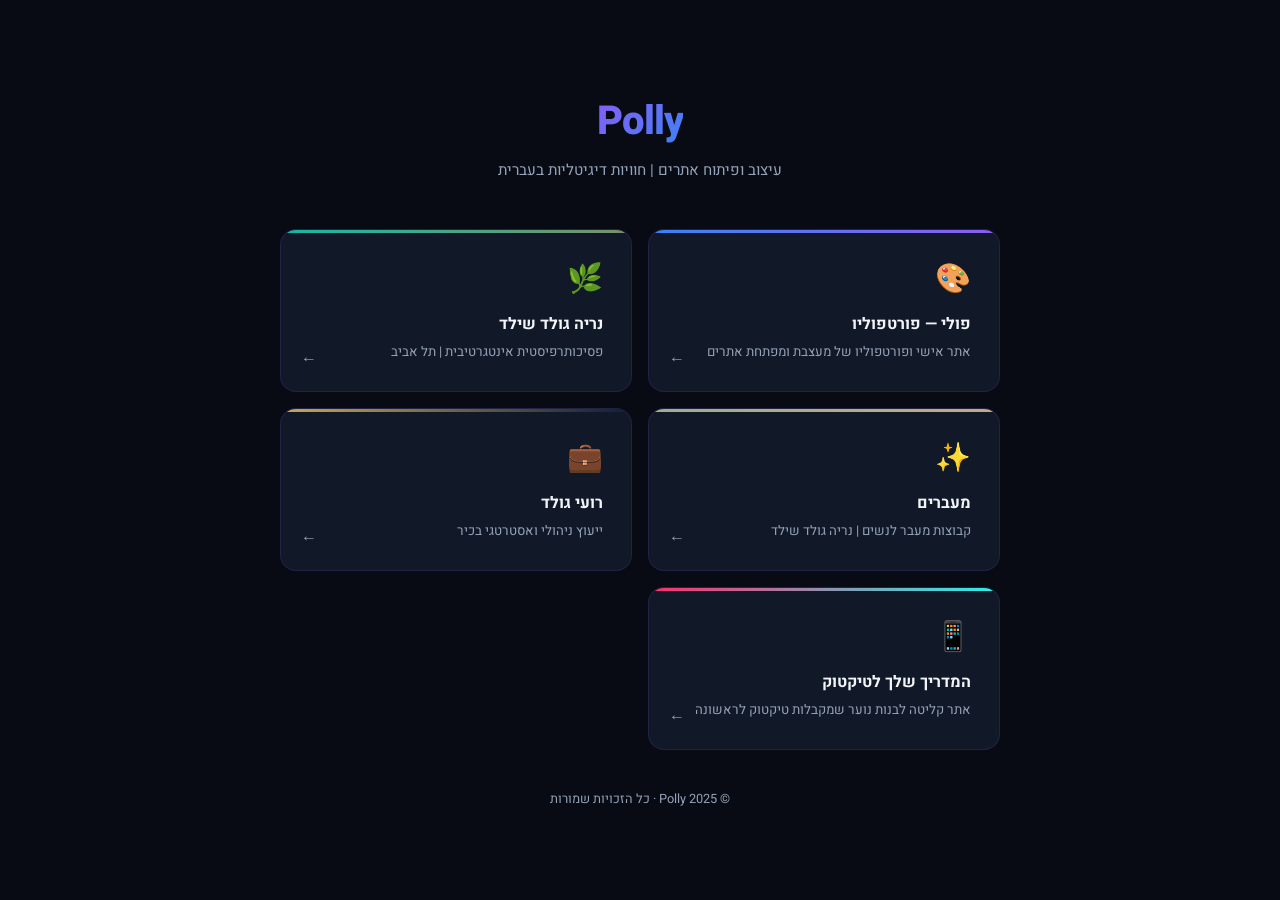
<file: index.html>
<!DOCTYPE html>
<html lang="he" dir="rtl">
<head>
  <meta charset="UTF-8">
  <meta name="viewport" content="width=device-width, initial-scale=1.0">
  <title>Polly | עיצוב ופיתוח אתרים</title>
  <link rel="preconnect" href="https://fonts.googleapis.com">
  <link href="https://fonts.googleapis.com/css2?family=Heebo:wght@300;400;600;700;800&display=swap" rel="stylesheet">
  <style>
    :root {
      --bg: #080b14;
      --card: #111827;
      --purple: #8b5cf6;
      --blue: #3b82f6;
      --gold: #f59e0b;
      --teal: #14b8a6;
      --text: #f1f5f9;
      --muted: #94a3b8;
      --border: rgba(139,92,246,0.15);
    }
    *, *::before, *::after { box-sizing: border-box; margin: 0; padding: 0; }
    body {
      font-family: 'Heebo', sans-serif;
      background: var(--bg);
      color: var(--text);
      min-height: 100vh;
      display: flex;
      flex-direction: column;
      align-items: center;
      justify-content: center;
      padding: 40px 20px;
    }
    .logo {
      font-size: 2.5rem;
      font-weight: 800;
      background: linear-gradient(135deg, #8b5cf6, #3b82f6);
      -webkit-background-clip: text;
      -webkit-text-fill-color: transparent;
      background-clip: text;
      margin-bottom: 8px;
      letter-spacing: -1px;
    }
    .tagline {
      color: var(--muted);
      font-size: 0.95rem;
      margin-bottom: 48px;
    }
    .grid {
      display: grid;
      grid-template-columns: repeat(2, 1fr);
      gap: 16px;
      max-width: 720px;
      width: 100%;
    }
    .card {
      background: var(--card);
      border: 1px solid var(--border);
      border-radius: 16px;
      padding: 28px;
      text-decoration: none;
      color: var(--text);
      transition: all 0.3s ease;
      position: relative;
      overflow: hidden;
    }
    .card::before {
      content: '';
      position: absolute;
      top: 0; left: 0; right: 0;
      height: 3px;
    }
    .card-1::before { background: linear-gradient(to left, #8b5cf6, #3b82f6); }
    .card-2::before { background: linear-gradient(to left, #7a9168, #14b8a6); }
    .card-3::before { background: linear-gradient(to left, #c8a97e, #9cb08a); }
    .card-4::before { background: linear-gradient(to left, #0f1e3c, #c9a94e); }
    .card-5::before { background: linear-gradient(to left, #25f4ee, #ff2d6f); }
    .card:hover {
      border-color: rgba(139,92,246,0.4);
      transform: translateY(-4px);
      box-shadow: 0 12px 40px rgba(0,0,0,0.4);
    }
    .card-icon { font-size: 1.8rem; margin-bottom: 12px; display: block; }
    .card-title { font-size: 1rem; font-weight: 700; margin-bottom: 6px; }
    .card-desc { font-size: 0.83rem; color: var(--muted); line-height: 1.6; }
    .card-arrow {
      position: absolute;
      bottom: 20px;
      left: 20px;
      font-size: 1rem;
      color: var(--muted);
      transition: transform 0.2s;
    }
    .card:hover .card-arrow { transform: translateX(-4px); color: var(--purple); }
    .footer-text {
      margin-top: 40px;
      color: var(--muted);
      font-size: 0.8rem;
    }
    @media (max-width: 520px) { .grid { grid-template-columns: 1fr; } }
  </style>
</head>
<body>
  <div class="logo">Polly</div>
  <div class="tagline">עיצוב ופיתוח אתרים | חוויות דיגיטליות בעברית</div>
  <div class="grid">
    <a href="polly.html" class="card card-1">
      <span class="card-icon">🎨</span>
      <div class="card-title">פולי — פורטפוליו</div>
      <div class="card-desc">אתר אישי ופורטפוליו של מעצבת ומפתחת אתרים</div>
      <span class="card-arrow">←</span>
    </a>
    <a href="neria-gold.html" class="card card-2">
      <span class="card-icon">🌿</span>
      <div class="card-title">נריה גולד שילד</div>
      <div class="card-desc">פסיכותרפיסטית אינטגרטיבית | תל אביב</div>
      <span class="card-arrow">←</span>
    </a>
    <a href="Index.html" class="card card-3">
      <span class="card-icon">✨</span>
      <div class="card-title">מעברים</div>
      <div class="card-desc">קבוצות מעבר לנשים | נריה גולד שילד</div>
      <span class="card-arrow">←</span>
    </a>
    <a href="roy-gold.html" class="card card-4">
      <span class="card-icon">💼</span>
      <div class="card-title">רועי גולד</div>
      <div class="card-desc">ייעוץ ניהולי ואסטרטגי בכיר</div>
      <span class="card-arrow">←</span>
    </a>
    <a href="tiktok-onboarding.html" class="card card-5">
      <span class="card-icon">📱</span>
      <div class="card-title">המדריך שלך לטיקטוק</div>
      <div class="card-desc">אתר קליטה לבנות נוער שמקבלות טיקטוק לראשונה</div>
      <span class="card-arrow">←</span>
    </a>
  </div>
  <div class="footer-text">© 2025 Polly · כל הזכויות שמורות</div>
</body>
</html>
</file>
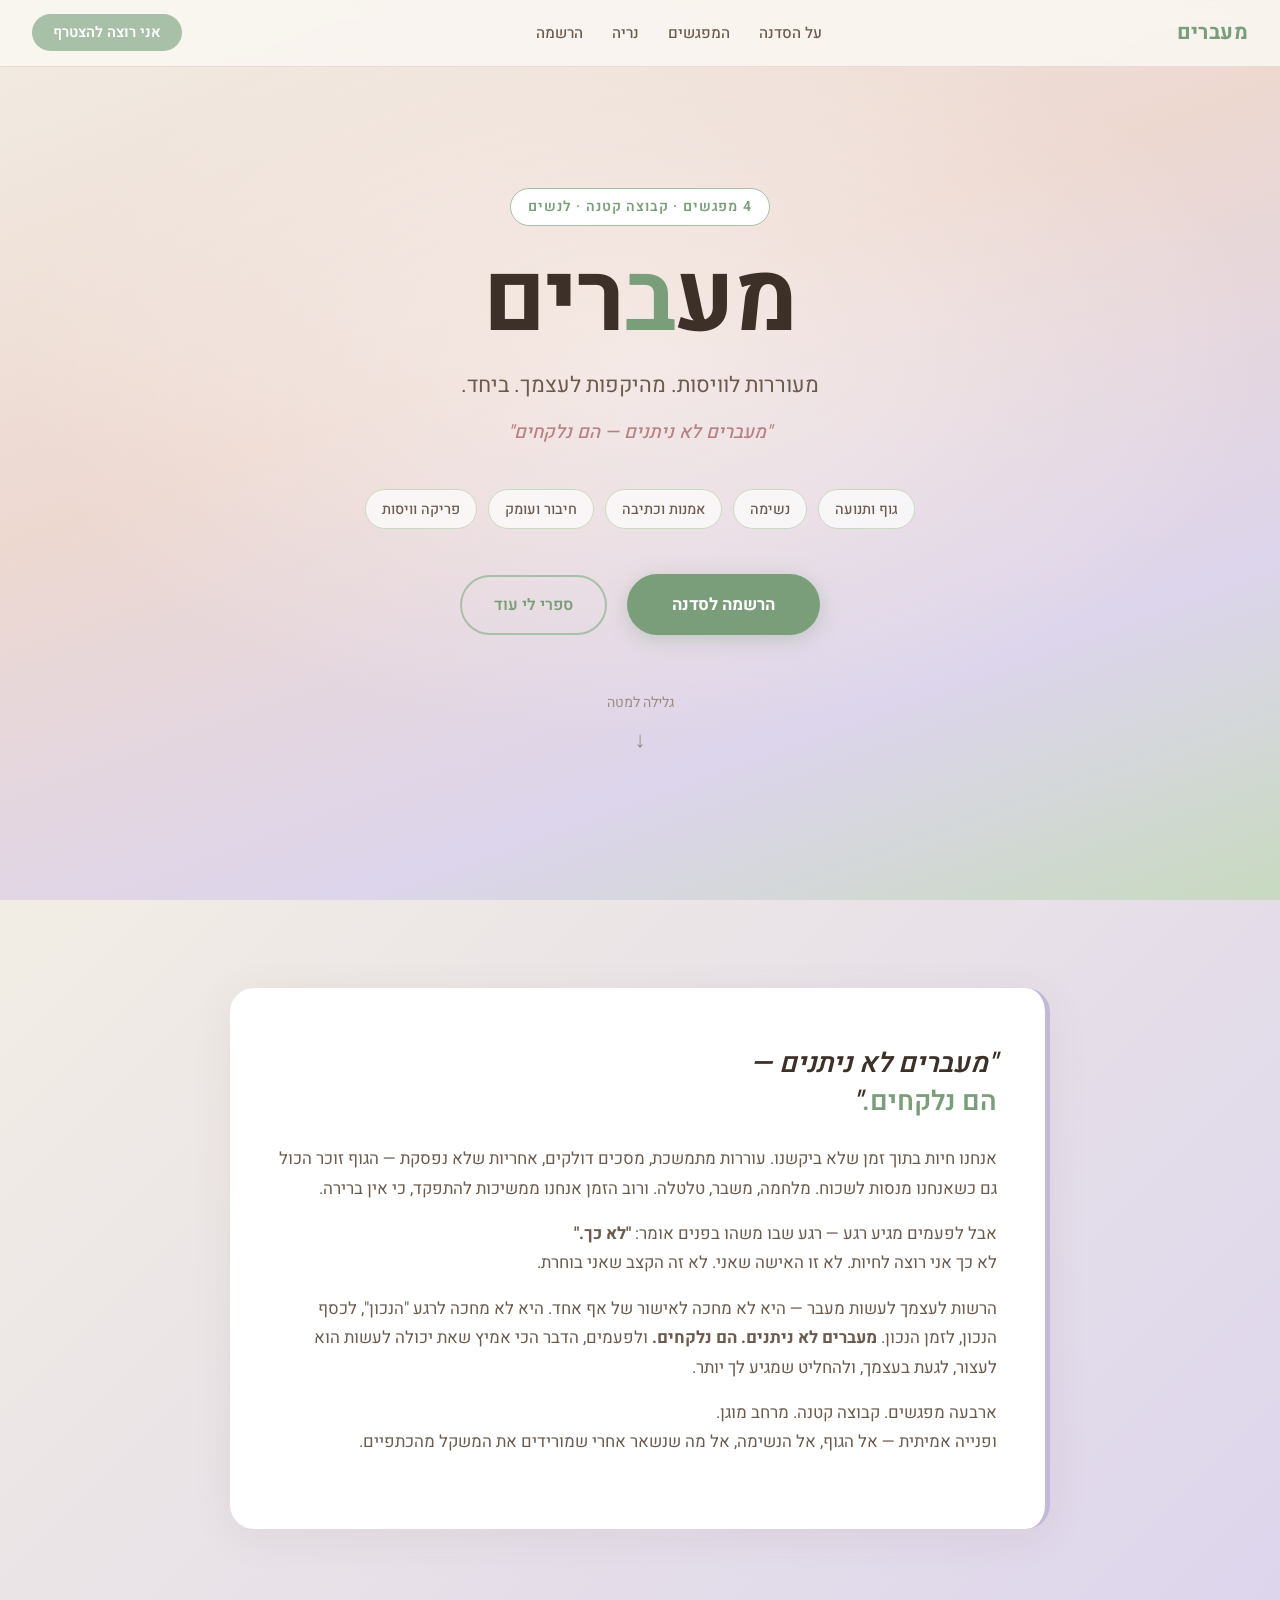
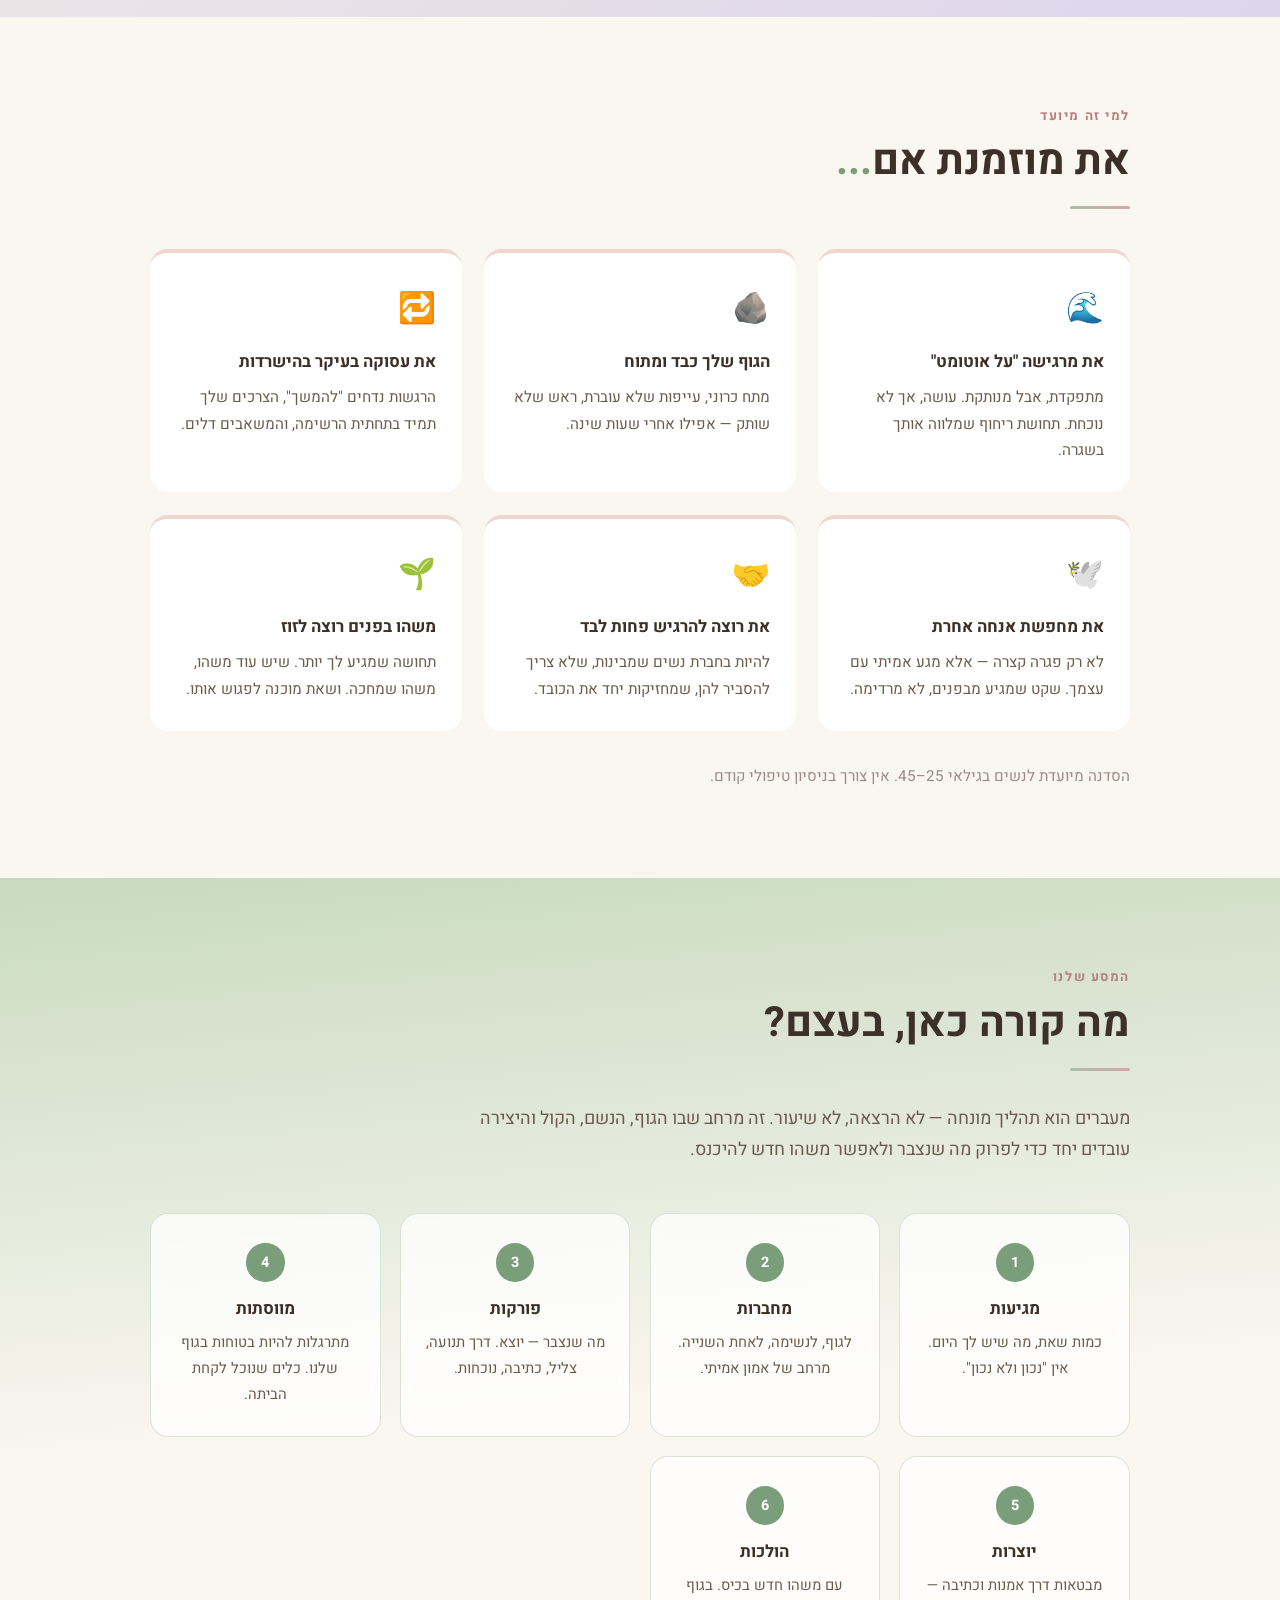
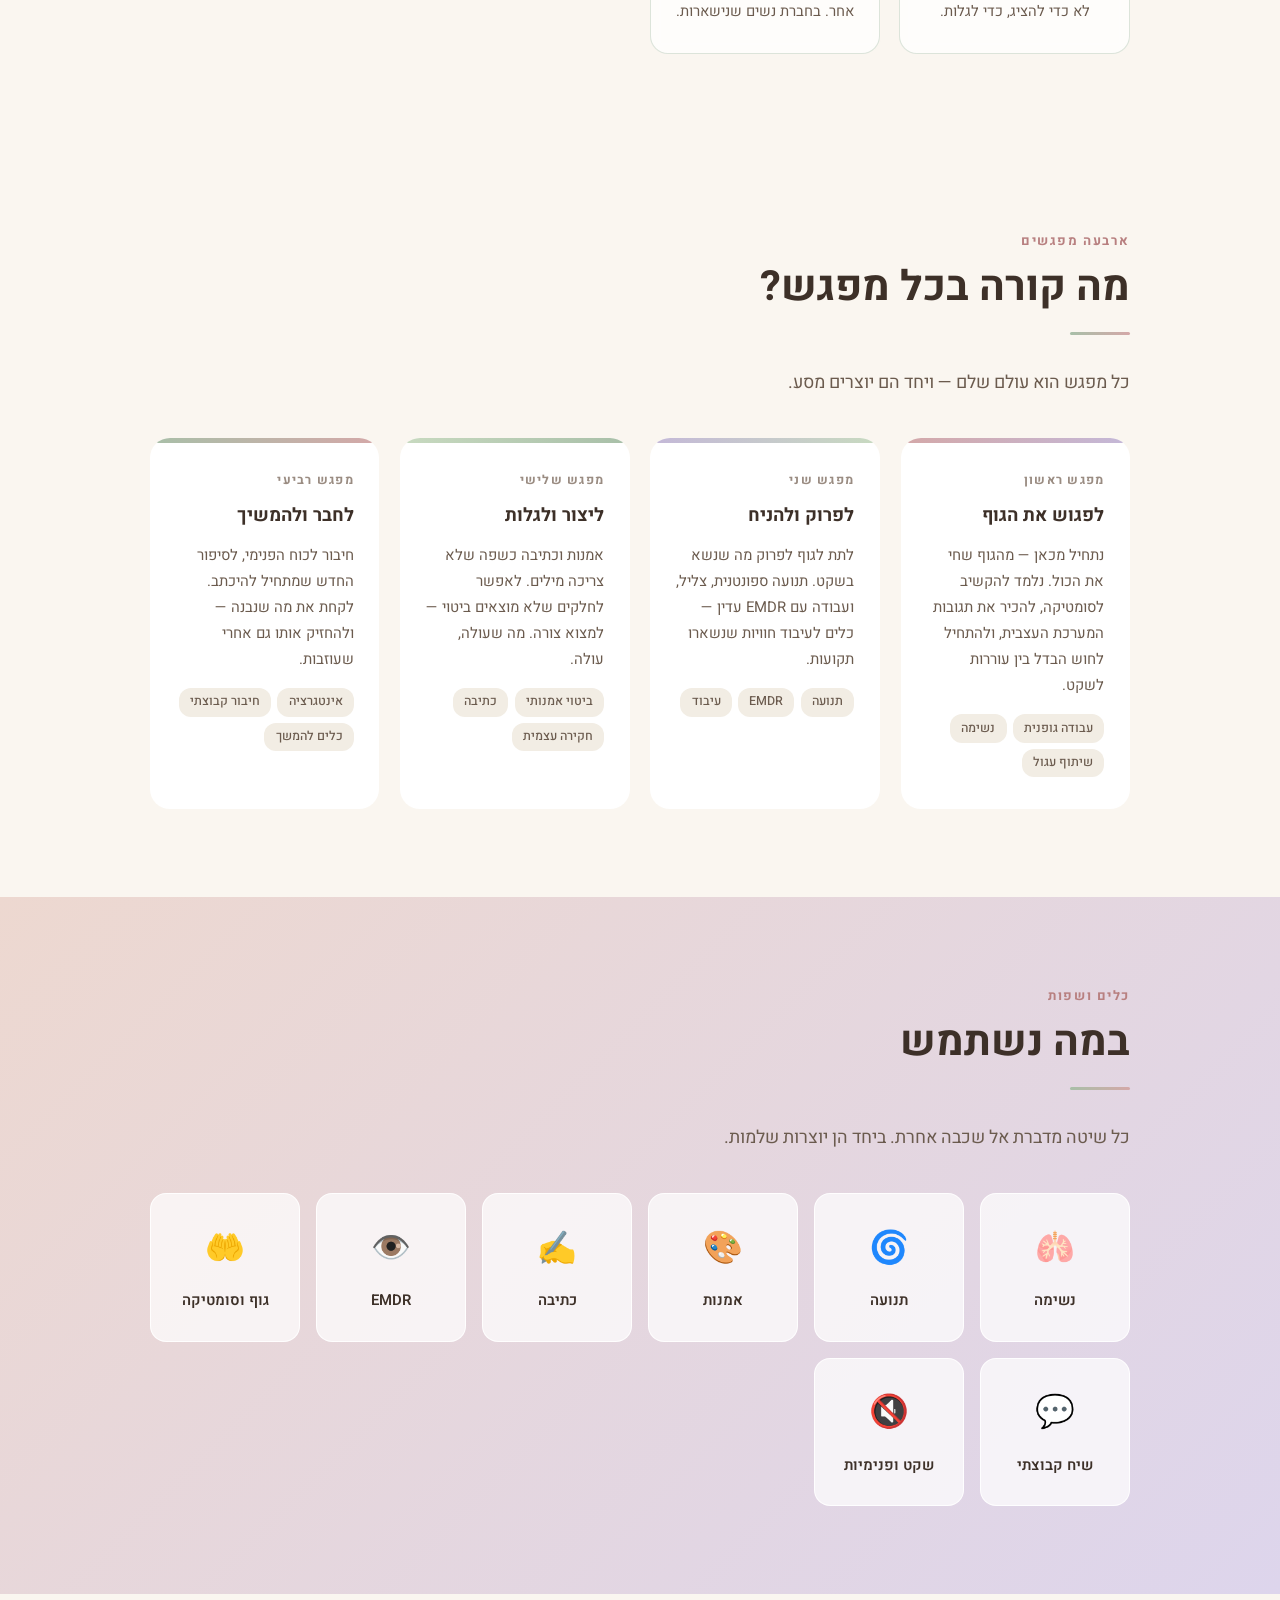
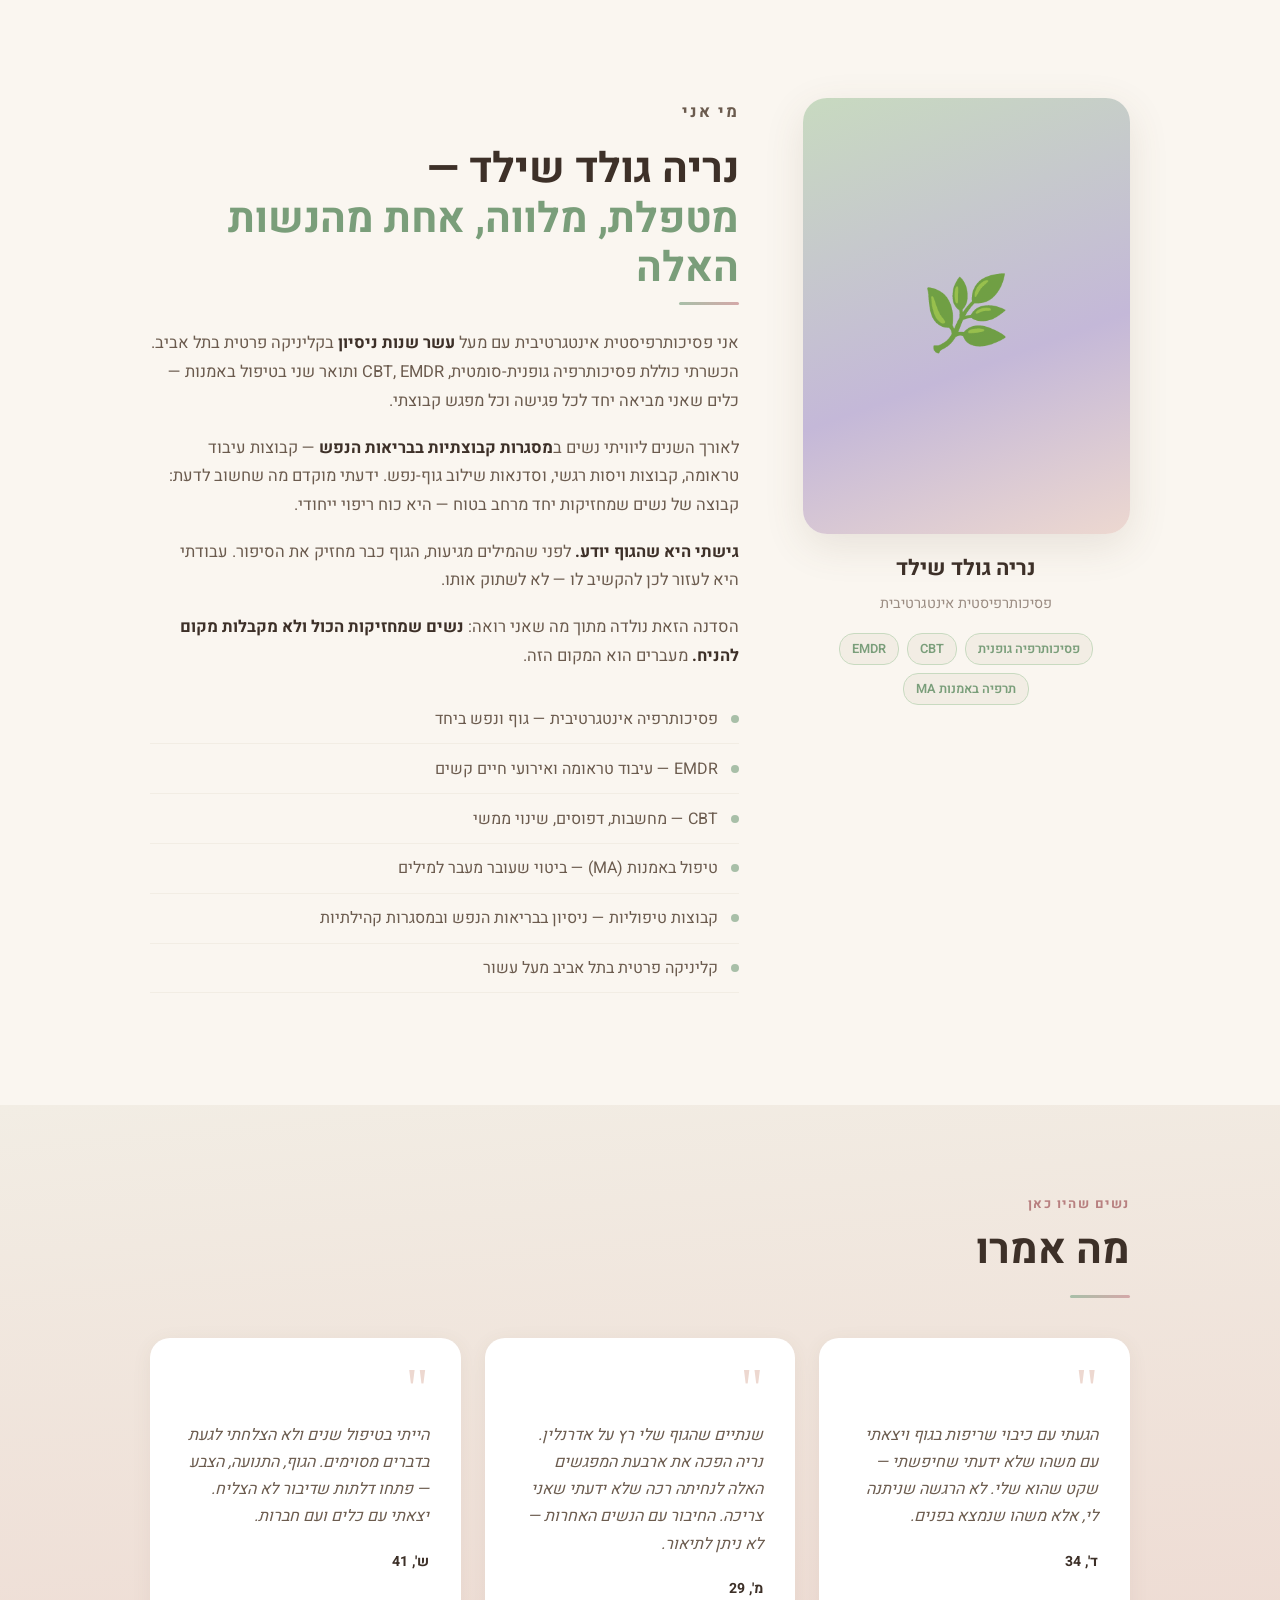
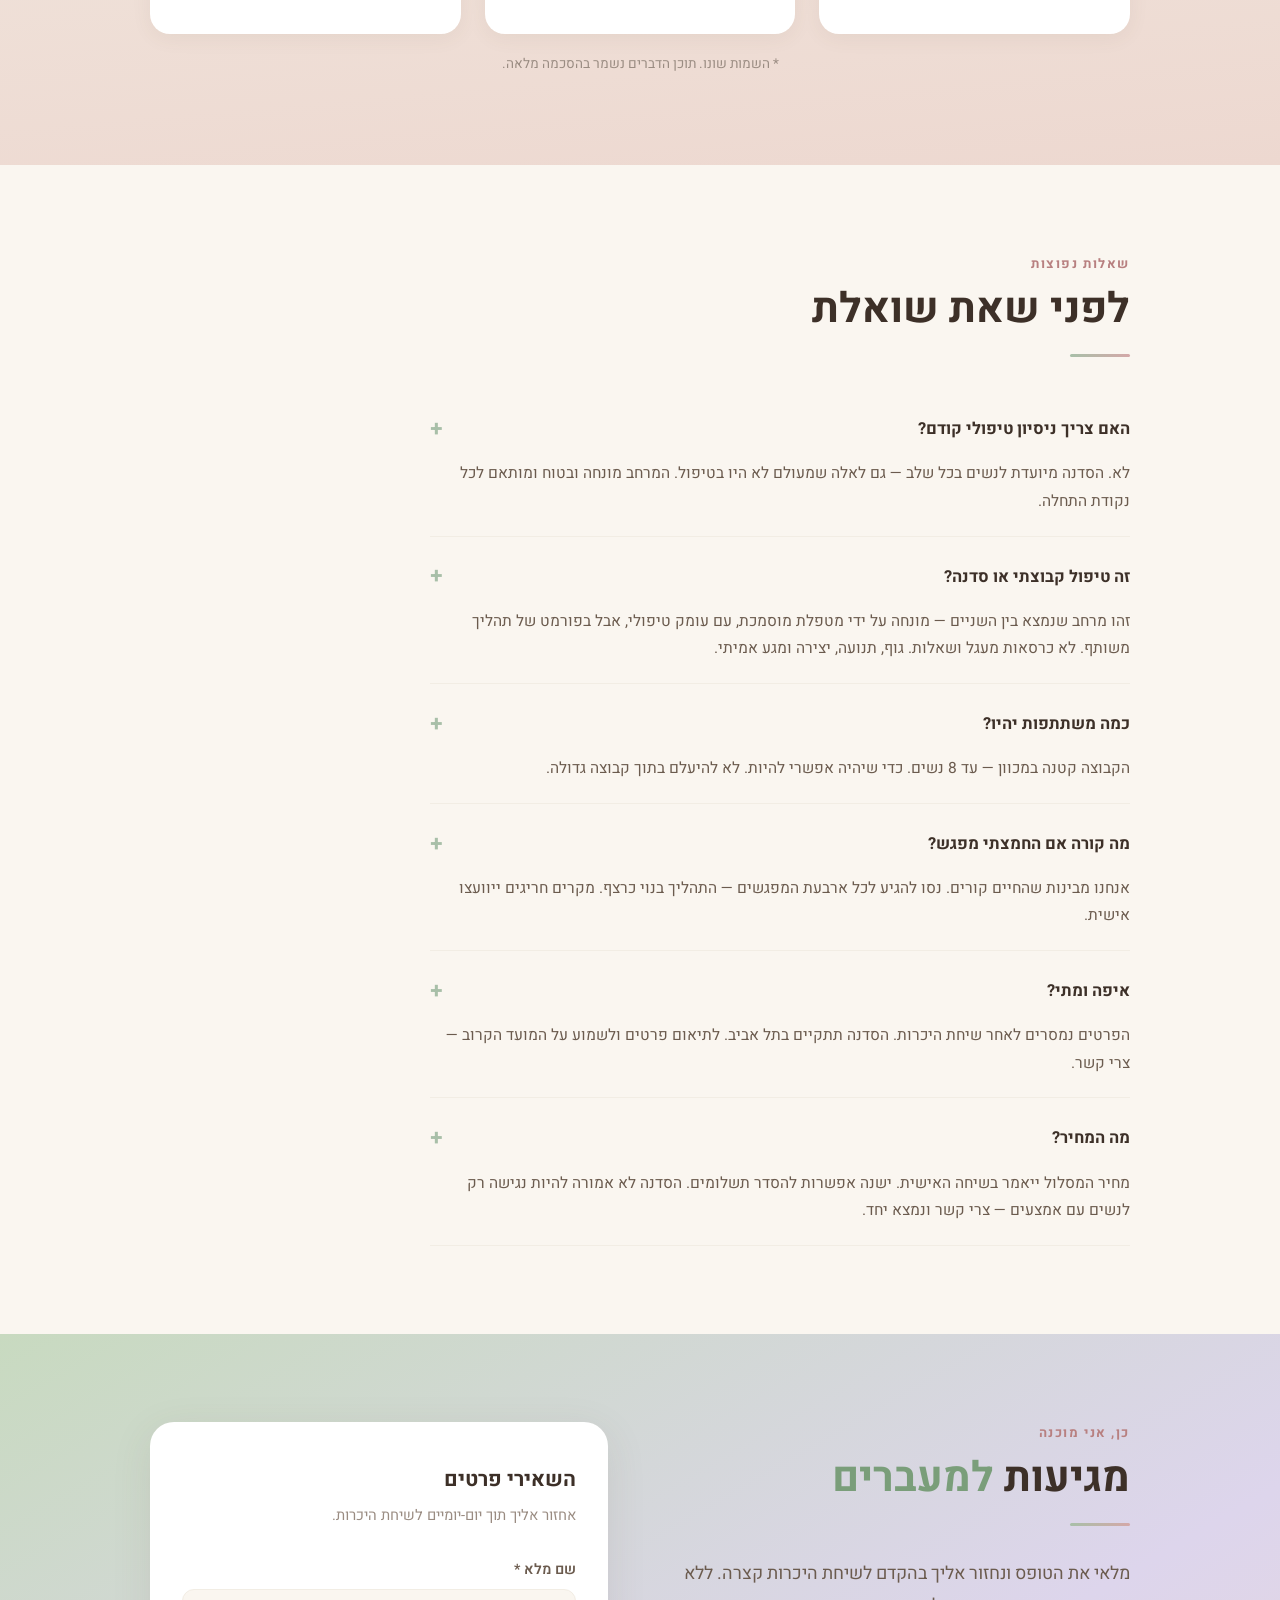
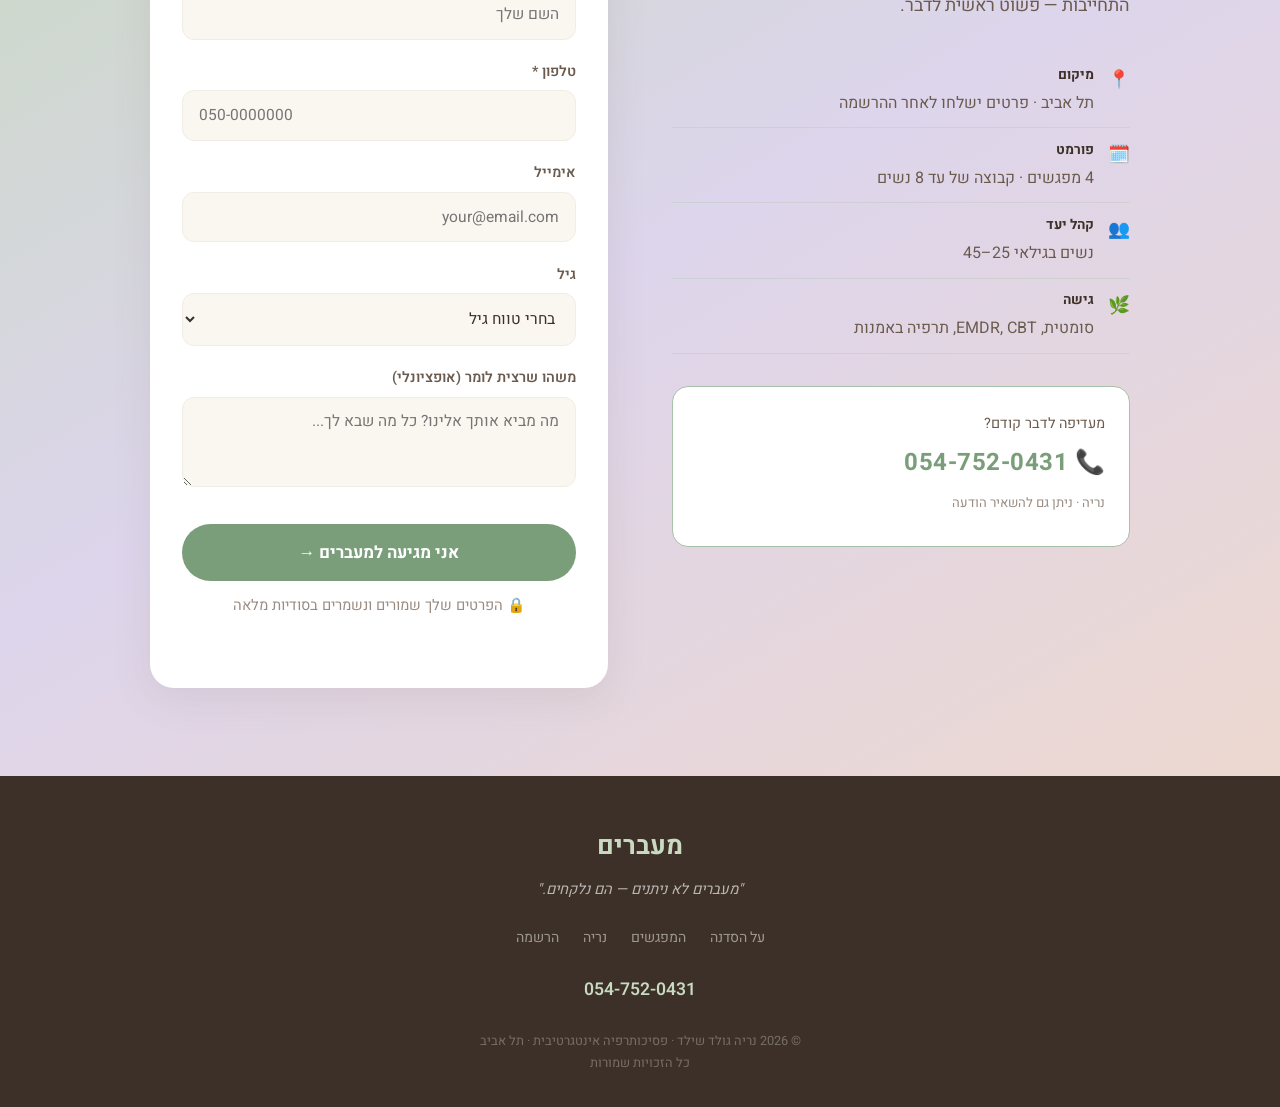
<file: Index.html>
<!DOCTYPE html>
<html lang="he" dir="rtl">
<head>
  <meta charset="UTF-8" />
  <meta name="viewport" content="width=device-width, initial-scale=1.0" />
  <title>מעברים – סדנת נשים | נריה גולד שילד</title>
  <meta name="description" content="4 מפגשים לנשים שרוצות לעשות מעבר. מעוררות לוויסות, דרך גוף, תנועה, נשימה, אמנות וכתיבה. עם נריה גולד שילד, פסיכותרפיסטית אינטגרטיבית." />
  <link rel="preconnect" href="https://fonts.googleapis.com" />
  <link rel="preconnect" href="https://fonts.gstatic.com" crossorigin />
  <link href="https://fonts.googleapis.com/css2?family=Heebo:wght@300;400;500;600;700&display=swap" rel="stylesheet" />
  <style>
    *, *::before, *::after { box-sizing: border-box; margin: 0; padding: 0; }

    :root {
      --cream:      #FAF6F0;
      --ivory:      #F2EDE4;
      --sage:       #A8BFA8;
      --sage-light: #C8DAC0;
      --sage-dark:  #7A9E7A;
      --rose:       #D4A8A8;
      --rose-light: #EDD8D0;
      --rose-dark:  #B88080;
      --lavender:   #C4B8D8;
      --lav-light:  #DDD5EC;
      --warm-brown: #8B7355;
      --text-dark:  #3D3028;
      --text-mid:   #6B5B4E;
      --text-light: #9A8C82;
      --white:      #FFFFFF;
    }

    html { scroll-behavior: smooth; }

    body {
      font-family: 'Heebo', sans-serif;
      background: var(--cream);
      color: var(--text-dark);
      line-height: 1.75;
      font-size: 17px;
    }

    /* ── NAV ─────────────────────────────────────────── */
    nav {
      position: fixed; top: 0; right: 0; left: 0; z-index: 100;
      background: rgba(250,246,240,0.92);
      backdrop-filter: blur(8px);
      padding: 0.9rem 2rem;
      display: flex; justify-content: space-between; align-items: center;
      border-bottom: 1px solid var(--rose-light);
    }
    .nav-logo {
      font-size: 1.3rem; font-weight: 700; color: var(--sage-dark);
      letter-spacing: 0.02em;
    }
    .nav-links { display: flex; gap: 1.8rem; list-style: none; }
    .nav-links a {
      text-decoration: none; color: var(--text-mid); font-size: 0.95rem;
      font-weight: 500; transition: color 0.2s;
    }
    .nav-links a:hover { color: var(--sage-dark); }
    .nav-cta {
      background: var(--sage); color: var(--white); border: none;
      padding: 0.5rem 1.3rem; border-radius: 30px; font-size: 0.92rem;
      font-family: 'Heebo', sans-serif; cursor: pointer; font-weight: 600;
      transition: background 0.2s;
    }
    .nav-cta:hover { background: var(--sage-dark); }

    /* ── HERO ────────────────────────────────────────── */
    .hero {
      min-height: 100vh;
      background: linear-gradient(160deg, var(--ivory) 0%, var(--rose-light) 40%, var(--lav-light) 75%, var(--sage-light) 100%);
      display: flex; align-items: center; justify-content: center;
      text-align: center; padding: 7rem 2rem 4rem;
      position: relative; overflow: hidden;
    }
    .hero::before {
      content: '';
      position: absolute; inset: 0;
      background: radial-gradient(ellipse 70% 60% at 50% 40%, rgba(255,255,255,0.45) 0%, transparent 70%);
      pointer-events: none;
    }
    .hero-inner { max-width: 780px; position: relative; z-index: 1; }
    .hero-tag {
      display: inline-block;
      background: var(--white); color: var(--sage-dark);
      border: 1.5px solid var(--sage); border-radius: 30px;
      padding: 0.35rem 1.1rem; font-size: 0.88rem; font-weight: 600;
      letter-spacing: 0.06em; margin-bottom: 1.5rem;
    }
    .hero h1 {
      font-size: clamp(3.2rem, 9vw, 6rem);
      font-weight: 700; color: var(--text-dark);
      line-height: 1.05; letter-spacing: -0.01em;
      margin-bottom: 1rem;
    }
    .hero h1 span { color: var(--sage-dark); }
    .hero-sub {
      font-size: clamp(1.1rem, 2.5vw, 1.35rem);
      color: var(--text-mid); font-weight: 400;
      max-width: 580px; margin: 0 auto 0.8rem;
    }
    .hero-tagline {
      font-size: clamp(1rem, 2vw, 1.15rem);
      color: var(--rose-dark); font-weight: 500;
      font-style: italic; margin-bottom: 2.5rem;
    }
    .hero-badges {
      display: flex; flex-wrap: wrap; justify-content: center;
      gap: 0.7rem; margin-bottom: 2.8rem;
    }
    .badge {
      background: rgba(255,255,255,0.7); border: 1px solid var(--sage-light);
      color: var(--text-mid); padding: 0.4rem 1rem; border-radius: 20px;
      font-size: 0.9rem; font-weight: 500;
    }
    .btn-primary {
      display: inline-block; background: var(--sage-dark);
      color: var(--white); padding: 1rem 2.8rem;
      border-radius: 50px; font-size: 1.05rem; font-weight: 700;
      text-decoration: none; transition: all 0.25s;
      box-shadow: 0 4px 20px rgba(122,158,122,0.35);
    }
    .btn-primary:hover {
      background: var(--warm-brown);
      box-shadow: 0 6px 26px rgba(122,158,122,0.45);
      transform: translateY(-1px);
    }
    .btn-secondary {
      display: inline-block; background: transparent;
      color: var(--sage-dark); padding: 0.9rem 2rem;
      border-radius: 50px; font-size: 1rem; font-weight: 600;
      text-decoration: none; border: 2px solid var(--sage);
      margin-right: 1rem; transition: all 0.25s;
    }
    .btn-secondary:hover { background: var(--sage-light); }
    .scroll-hint {
      margin-top: 3.5rem; color: var(--text-light); font-size: 0.88rem;
    }
    .scroll-hint span { display: block; font-size: 1.4rem; margin-top: 0.3rem; animation: bob 1.8s infinite; }
    @keyframes bob { 0%,100%{transform:translateY(0)} 50%{transform:translateY(6px)} }

    /* ── SECTIONS SHARED ─────────────────────────────── */
    section { padding: 5.5rem 2rem; }
    .container { max-width: 980px; margin: 0 auto; }
    .section-eyebrow {
      font-size: 0.82rem; font-weight: 700; letter-spacing: 0.12em;
      text-transform: uppercase; color: var(--rose-dark);
      margin-bottom: 0.6rem;
    }
    h2 {
      font-size: clamp(1.8rem, 4vw, 2.6rem);
      font-weight: 700; color: var(--text-dark);
      line-height: 1.2; margin-bottom: 1.2rem;
    }
    h2 span { color: var(--sage-dark); }
    .lead {
      font-size: 1.12rem; color: var(--text-mid);
      max-width: 680px; margin-bottom: 2rem;
    }
    .divider {
      width: 60px; height: 3px; border-radius: 2px;
      background: linear-gradient(90deg, var(--sage), var(--rose));
      margin-bottom: 2rem;
    }

    /* ── PERMISSION SECTION ──────────────────────────── */
    .section-permission {
      background: linear-gradient(135deg, var(--ivory) 0%, var(--lav-light) 100%);
    }
    .permission-box {
      background: var(--white); border-radius: 24px;
      padding: 3.5rem 3rem; max-width: 820px; margin: 0 auto;
      box-shadow: 0 8px 40px rgba(100,80,60,0.08);
      border-right: 5px solid var(--lavender);
    }
    .permission-box blockquote {
      font-size: clamp(1.3rem, 3vw, 1.7rem);
      font-weight: 600; color: var(--text-dark);
      line-height: 1.4; margin-bottom: 1.5rem;
      font-style: italic;
    }
    .permission-box blockquote em { color: var(--sage-dark); font-style: normal; }
    .permission-body p {
      color: var(--text-mid); margin-bottom: 1rem; font-size: 1.05rem;
    }

    /* ── FOR WHOM ────────────────────────────────────── */
    .section-forwhom { background: var(--cream); }
    .forwhom-grid {
      display: grid; grid-template-columns: repeat(auto-fit, minmax(270px, 1fr));
      gap: 1.4rem; margin-top: 2.5rem;
    }
    .forwhom-card {
      background: var(--white); border-radius: 18px;
      padding: 1.8rem 1.6rem;
      border-top: 4px solid var(--rose-light);
      transition: transform 0.2s, box-shadow 0.2s;
    }
    .forwhom-card:hover { transform: translateY(-3px); box-shadow: 0 8px 28px rgba(100,80,60,0.1); }
    .forwhom-icon { font-size: 1.9rem; margin-bottom: 0.7rem; }
    .forwhom-card h3 { font-size: 1.05rem; font-weight: 700; color: var(--text-dark); margin-bottom: 0.5rem; }
    .forwhom-card p { font-size: 0.95rem; color: var(--text-mid); }

    /* ── PROCESS ─────────────────────────────────────── */
    .section-process {
      background: linear-gradient(175deg, var(--sage-light) 0%, var(--cream) 60%);
    }
    .process-intro { max-width: 700px; }
    .process-grid {
      display: grid; grid-template-columns: repeat(auto-fit, minmax(200px, 1fr));
      gap: 1.2rem; margin-top: 3rem;
    }
    .process-step {
      background: rgba(255,255,255,0.75); border-radius: 18px;
      padding: 1.8rem 1.5rem; text-align: center;
      border: 1px solid rgba(168,191,168,0.4);
      backdrop-filter: blur(6px);
      transition: background 0.2s;
    }
    .process-step:hover { background: rgba(255,255,255,0.95); }
    .step-num {
      display: inline-flex; align-items: center; justify-content: center;
      width: 2.4rem; height: 2.4rem; border-radius: 50%;
      background: var(--sage-dark); color: var(--white);
      font-weight: 700; font-size: 0.9rem; margin-bottom: 0.8rem;
    }
    .process-step h3 { font-size: 1.05rem; font-weight: 700; color: var(--text-dark); margin-bottom: 0.4rem; }
    .process-step p { font-size: 0.92rem; color: var(--text-mid); }

    /* ── SESSIONS ────────────────────────────────────── */
    .section-sessions { background: var(--cream); }
    .sessions-grid {
      display: grid; grid-template-columns: repeat(auto-fit, minmax(220px, 1fr));
      gap: 1.3rem; margin-top: 2.5rem;
    }
    .session-card {
      background: var(--white); border-radius: 20px;
      padding: 2rem 1.6rem; position: relative; overflow: hidden;
      transition: transform 0.2s, box-shadow 0.2s;
    }
    .session-card:hover { transform: translateY(-4px); box-shadow: 0 10px 32px rgba(100,80,60,0.12); }
    .session-card::before {
      content: ''; position: absolute; top: 0; right: 0; left: 0;
      height: 5px;
    }
    .session-card:nth-child(1)::before { background: linear-gradient(90deg, var(--rose), var(--lavender)); }
    .session-card:nth-child(2)::before { background: linear-gradient(90deg, var(--lavender), var(--sage-light)); }
    .session-card:nth-child(3)::before { background: linear-gradient(90deg, var(--sage-light), var(--sage)); }
    .session-card:nth-child(4)::before { background: linear-gradient(90deg, var(--sage), var(--rose)); }
    .session-num {
      font-size: 0.78rem; font-weight: 700; letter-spacing: 0.1em;
      color: var(--text-light); text-transform: uppercase; margin-bottom: 0.5rem;
    }
    .session-card h3 { font-size: 1.15rem; font-weight: 700; color: var(--text-dark); margin-bottom: 0.6rem; }
    .session-card p { font-size: 0.93rem; color: var(--text-mid); }
    .session-tools {
      display: flex; flex-wrap: wrap; gap: 0.4rem; margin-top: 1rem;
    }
    .tool-tag {
      background: var(--ivory); color: var(--text-mid);
      font-size: 0.78rem; padding: 0.2rem 0.7rem; border-radius: 12px;
      font-weight: 500;
    }

    /* ── METHODS ─────────────────────────────────────── */
    .section-methods {
      background: linear-gradient(135deg, var(--rose-light) 0%, var(--lav-light) 100%);
    }
    .methods-grid {
      display: grid; grid-template-columns: repeat(auto-fit, minmax(140px, 1fr));
      gap: 1rem; margin-top: 2.5rem;
    }
    .method-item {
      background: rgba(255,255,255,0.7); border-radius: 16px;
      padding: 1.6rem 1rem; text-align: center;
      border: 1px solid rgba(255,255,255,0.9);
      transition: background 0.2s, transform 0.2s;
    }
    .method-item:hover { background: var(--white); transform: scale(1.03); }
    .method-icon { font-size: 2rem; margin-bottom: 0.6rem; }
    .method-item span { font-size: 0.93rem; font-weight: 600; color: var(--text-dark); }

    /* ── ABOUT ───────────────────────────────────────── */
    .section-about { background: var(--cream); }
    .about-layout {
      display: grid; grid-template-columns: 1fr 1.8fr;
      gap: 4rem; align-items: start; margin-top: 1rem;
    }
    .about-photo-wrap {
      position: sticky; top: 5rem;
    }
    .about-photo {
      width: 100%; aspect-ratio: 3/4; border-radius: 24px;
      background: linear-gradient(160deg, var(--sage-light) 0%, var(--lavender) 60%, var(--rose-light) 100%);
      display: flex; align-items: center; justify-content: center;
      font-size: 4.5rem; color: rgba(255,255,255,0.8);
      box-shadow: 0 12px 40px rgba(100,80,60,0.12);
    }
    .about-name {
      font-size: 1.35rem; font-weight: 700; color: var(--text-dark);
      margin-top: 1rem; text-align: center;
    }
    .about-title {
      font-size: 0.9rem; color: var(--text-light); text-align: center; margin-top: 0.2rem;
    }
    .about-credentials {
      display: flex; flex-wrap: wrap; gap: 0.5rem;
      justify-content: center; margin-top: 1rem;
    }
    .cred-tag {
      background: var(--ivory); color: var(--sage-dark);
      border: 1px solid var(--sage-light);
      font-size: 0.8rem; padding: 0.25rem 0.75rem;
      border-radius: 15px; font-weight: 600;
    }
    .about-text h2 { margin-bottom: 0.5rem; }
    .about-text .divider { margin-bottom: 1.5rem; }
    .about-text p { color: var(--text-mid); margin-bottom: 1.1rem; font-size: 1.03rem; }
    .about-text p strong { color: var(--text-dark); }
    .expertise-list {
      list-style: none; margin: 1.5rem 0;
    }
    .expertise-list li {
      padding: 0.65rem 0; border-bottom: 1px solid var(--ivory);
      color: var(--text-mid); font-size: 1rem;
      display: flex; align-items: center; gap: 0.8rem;
    }
    .expertise-list li::before {
      content: ''; display: block;
      width: 8px; height: 8px; border-radius: 50%;
      background: var(--sage); flex-shrink: 0;
    }

    /* ── TESTIMONIALS ────────────────────────────────── */
    .section-testimonials {
      background: linear-gradient(175deg, var(--ivory) 0%, var(--rose-light) 100%);
    }
    .testimonials-grid {
      display: grid; grid-template-columns: repeat(auto-fit, minmax(280px, 1fr));
      gap: 1.5rem; margin-top: 2.5rem;
    }
    .testimonial-card {
      background: var(--white); border-radius: 20px;
      padding: 2rem; position: relative;
      box-shadow: 0 4px 20px rgba(100,80,60,0.07);
    }
    .quote-mark {
      font-size: 3.5rem; line-height: 0.7; color: var(--rose-light);
      font-family: Georgia, serif; margin-bottom: 0.8rem;
      display: block;
    }
    .testimonial-card blockquote {
      font-size: 1rem; color: var(--text-mid);
      font-style: italic; line-height: 1.7; margin-bottom: 1.2rem;
    }
    .testimonial-author { font-size: 0.88rem; font-weight: 700; color: var(--text-dark); }

    /* ── FAQ ─────────────────────────────────────────── */
    .section-faq { background: var(--cream); }
    .faq-list { max-width: 700px; margin-top: 2rem; }
    .faq-item {
      border-bottom: 1px solid var(--ivory);
      padding: 1.3rem 0;
    }
    .faq-q {
      font-weight: 700; color: var(--text-dark); font-size: 1.03rem;
      cursor: pointer; display: flex; justify-content: space-between;
      align-items: center; gap: 1rem;
    }
    .faq-q::after { content: '+'; color: var(--sage); font-size: 1.4rem; flex-shrink: 0; }
    .faq-a { color: var(--text-mid); margin-top: 0.7rem; font-size: 0.97rem; }

    /* ── REGISTER ────────────────────────────────────── */
    .section-register {
      background: linear-gradient(150deg, var(--sage-light) 0%, var(--lav-light) 50%, var(--rose-light) 100%);
    }
    .register-wrap {
      display: grid; grid-template-columns: 1fr 1fr;
      gap: 4rem; align-items: start;
    }
    .register-info h2 { color: var(--text-dark); }
    .register-info .lead { max-width: none; }
    .detail-list { list-style: none; margin-top: 1.8rem; }
    .detail-list li {
      display: flex; align-items: flex-start; gap: 0.9rem;
      padding: 0.65rem 0; font-size: 1rem; color: var(--text-mid);
      border-bottom: 1px solid rgba(168,191,168,0.3);
    }
    .detail-list li .di { font-size: 1.1rem; flex-shrink: 0; margin-top: 0.1rem; }
    .detail-list li strong { color: var(--text-dark); display: block; font-size: 0.85rem; margin-bottom: 0.1rem; }
    .phone-cta {
      margin-top: 2rem; background: var(--white); border-radius: 16px;
      padding: 1.5rem; border: 1.5px solid var(--sage);
    }
    .phone-cta p { font-size: 0.9rem; color: var(--text-mid); margin-bottom: 0.4rem; }
    .phone-cta a {
      font-size: 1.5rem; font-weight: 700; color: var(--sage-dark);
      text-decoration: none; letter-spacing: 0.02em;
      display: flex; align-items: center; gap: 0.5rem;
    }
    .phone-cta a:hover { color: var(--warm-brown); }

    /* Registration Form */
    .register-form-wrap {
      background: var(--white); border-radius: 24px;
      padding: 2.5rem 2rem;
      box-shadow: 0 10px 40px rgba(100,80,60,0.1);
    }
    .register-form-wrap h3 {
      font-size: 1.3rem; font-weight: 700; color: var(--text-dark);
      margin-bottom: 0.3rem;
    }
    .register-form-wrap p {
      font-size: 0.92rem; color: var(--text-light); margin-bottom: 1.8rem;
    }
    .form-group { margin-bottom: 1.2rem; }
    .form-group label {
      display: block; font-size: 0.9rem; font-weight: 600;
      color: var(--text-mid); margin-bottom: 0.4rem;
    }
    .form-group input,
    .form-group select,
    .form-group textarea {
      width: 100%; padding: 0.8rem 1rem;
      border: 1.5px solid var(--ivory); border-radius: 12px;
      font-family: 'Heebo', sans-serif; font-size: 0.97rem;
      color: var(--text-dark); background: var(--cream);
      transition: border-color 0.2s, box-shadow 0.2s;
      outline: none;
    }
    .form-group input:focus,
    .form-group select:focus,
    .form-group textarea:focus {
      border-color: var(--sage); box-shadow: 0 0 0 3px rgba(168,191,168,0.2);
    }
    .form-group textarea { resize: vertical; min-height: 90px; }
    .btn-submit {
      width: 100%; background: var(--sage-dark); color: var(--white);
      border: none; padding: 1rem; border-radius: 50px;
      font-family: 'Heebo', sans-serif; font-size: 1.05rem; font-weight: 700;
      cursor: pointer; transition: all 0.25s; margin-top: 0.5rem;
    }
    .btn-submit:hover { background: var(--warm-brown); transform: translateY(-1px); }
    .form-privacy {
      text-align: center; font-size: 0.8rem; color: var(--text-light);
      margin-top: 0.8rem;
    }

    /* ── FOOTER ──────────────────────────────────────── */
    footer {
      background: var(--text-dark); color: rgba(255,255,255,0.65);
      padding: 3rem 2rem 2rem; text-align: center;
    }
    .footer-logo { font-size: 1.6rem; font-weight: 700; color: var(--sage-light); margin-bottom: 0.5rem; }
    .footer-tagline { font-size: 0.92rem; margin-bottom: 1.5rem; font-style: italic; }
    .footer-links { display: flex; justify-content: center; gap: 1.5rem; flex-wrap: wrap; margin-bottom: 1.5rem; }
    .footer-links a { color: rgba(255,255,255,0.5); text-decoration: none; font-size: 0.88rem; transition: color 0.2s; }
    .footer-links a:hover { color: var(--sage-light); }
    .footer-phone { color: var(--sage-light); font-size: 1.1rem; font-weight: 600; margin-bottom: 1.5rem; }
    .footer-copy { font-size: 0.8rem; color: rgba(255,255,255,0.3); }

    /* ── RESPONSIVE ──────────────────────────────────── */
    @media (max-width: 768px) {
      nav { padding: 0.8rem 1.2rem; }
      .nav-links { display: none; }
      section { padding: 4rem 1.2rem; }
      .about-layout { grid-template-columns: 1fr; gap: 2.5rem; }
      .about-photo-wrap { position: static; max-width: 260px; margin: 0 auto; }
      .register-wrap { grid-template-columns: 1fr; gap: 2.5rem; }
      .permission-box { padding: 2rem 1.5rem; }
      .hero { padding: 6rem 1.2rem 3.5rem; }
    }

    /* ── ANIMATIONS ──────────────────────────────────── */
    .fade-in {
      opacity: 0; transform: translateY(22px);
      transition: opacity 0.7s ease, transform 0.7s ease;
    }
    .fade-in.visible { opacity: 1; transform: none; }
  </style>
</head>
<body>

<!-- NAV -->
<nav>
  <div class="nav-logo">מעברים</div>
  <ul class="nav-links">
    <li><a href="#about-workshop">על הסדנה</a></li>
    <li><a href="#sessions">המפגשים</a></li>
    <li><a href="#about-neria">נריה</a></li>
    <li><a href="#register">הרשמה</a></li>
  </ul>
  <button class="nav-cta" onclick="document.getElementById('register').scrollIntoView({behavior:'smooth'})">אני רוצה להצטרף</button>
</nav>

<!-- HERO -->
<section class="hero">
  <div class="hero-inner fade-in">
    <div class="hero-tag">4 מפגשים · קבוצה קטנה · לנשים</div>
    <h1>מע<span>ב</span>רים</h1>
    <p class="hero-sub">
      מעוררות לוויסות. מהיקפות לעצמך. ביחד.
    </p>
    <p class="hero-tagline">
      "מעברים לא ניתנים — הם נלקחים"
    </p>
    <div class="hero-badges">
      <span class="badge">גוף ותנועה</span>
      <span class="badge">נשימה</span>
      <span class="badge">אמנות וכתיבה</span>
      <span class="badge">חיבור ועומק</span>
      <span class="badge">פריקה וויסות</span>
    </div>
    <a href="#register" class="btn-primary">הרשמה לסדנה</a>
    <a href="#about-workshop" class="btn-secondary">ספרי לי עוד</a>
    <div class="scroll-hint">
      גלילה למטה
      <span>↓</span>
    </div>
  </div>
</section>

<!-- PERMISSION -->
<section class="section-permission" id="about-workshop">
  <div class="container">
    <div class="permission-box fade-in">
      <blockquote>
        "מעברים לא ניתנים —<br>
        <em>הם נלקחים.</em>"
      </blockquote>
      <div class="permission-body">
        <p>
          אנחנו חיות בתוך זמן שלא ביקשנו. עוררות מתמשכת, מסכים דולקים, אחריות שלא נפסקת —
          הגוף זוכר הכול גם כשאנחנו מנסות לשכוח. מלחמה, משבר, טלטלה.
          ורוב הזמן אנחנו ממשיכות להתפקד, כי אין ברירה.
        </p>
        <p>
          אבל לפעמים מגיע רגע — רגע שבו משהו בפנים אומר: <strong>"לא כך."</strong><br>
          לא כך אני רוצה לחיות. לא זו האישה שאני. לא זה הקצב שאני בוחרת.
        </p>
        <p>
          הרשות לעצמך לעשות מעבר — היא לא מחכה לאישור של אף אחד.
          היא לא מחכה לרגע "הנכון", לכסף הנכון, לזמן הנכון.
          <strong>מעברים לא ניתנים. הם נלקחים.</strong>
          ולפעמים, הדבר הכי אמיץ שאת יכולה לעשות הוא לעצור, לגעת בעצמך, ולהחליט שמגיע לך יותר.
        </p>
        <p>
          ארבעה מפגשים. קבוצה קטנה. מרחב מוגן.<br>
          ופנייה אמיתית — אל הגוף, אל הנשימה, אל מה שנשאר אחרי שמורידים את המשקל מהכתפיים.
        </p>
      </div>
    </div>
  </div>
</section>

<!-- FOR WHOM -->
<section class="section-forwhom">
  <div class="container">
    <p class="section-eyebrow">למי זה מיועד</p>
    <h2>את מוזמנת אם<span>...</span></h2>
    <div class="divider"></div>
    <div class="forwhom-grid fade-in">
      <div class="forwhom-card">
        <div class="forwhom-icon">🌊</div>
        <h3>את מרגישה "על אוטומט"</h3>
        <p>מתפקדת, אבל מנותקת. עושה, אך לא נוכחת. תחושת ריחוף שמלווה אותך בשגרה.</p>
      </div>
      <div class="forwhom-card">
        <div class="forwhom-icon">🪨</div>
        <h3>הגוף שלך כבד ומתוח</h3>
        <p>מתח כרוני, עייפות שלא עוברת, ראש שלא שותק — אפילו אחרי שעות שינה.</p>
      </div>
      <div class="forwhom-card">
        <div class="forwhom-icon">🔁</div>
        <h3>את עסוקה בעיקר בהישרדות</h3>
        <p>הרגשות נדחים "להמשך", הצרכים שלך תמיד בתחתית הרשימה, והמשאבים דלים.</p>
      </div>
      <div class="forwhom-card">
        <div class="forwhom-icon">🕊️</div>
        <h3>את מחפשת אנחה אחרת</h3>
        <p>לא רק פגרה קצרה — אלא מגע אמיתי עם עצמך. שקט שמגיע מבפנים, לא מרדימה.</p>
      </div>
      <div class="forwhom-card">
        <div class="forwhom-icon">🤝</div>
        <h3>את רוצה להרגיש פחות לבד</h3>
        <p>להיות בחברת נשים שמבינות, שלא צריך להסביר להן, שמחזיקות יחד את הכובד.</p>
      </div>
      <div class="forwhom-card">
        <div class="forwhom-icon">🌱</div>
        <h3>משהו בפנים רוצה לזוז</h3>
        <p>תחושה שמגיע לך יותר. שיש עוד משהו, משהו שמחכה. ושאת מוכנה לפגוש אותו.</p>
      </div>
    </div>
    <p style="margin-top:2rem; color: var(--text-light); font-size:0.95rem;">
      הסדנה מיועדת לנשים בגילאי 25–45. אין צורך בניסיון טיפולי קודם.
    </p>
  </div>
</section>

<!-- PROCESS -->
<section class="section-process">
  <div class="container">
    <div class="process-intro fade-in">
      <p class="section-eyebrow">המסע שלנו</p>
      <h2>מה קורה כאן, בעצם?</h2>
      <div class="divider"></div>
      <p class="lead">
        מעברים הוא תהליך מונחה — לא הרצאה, לא שיעור. זה מרחב שבו הגוף, הנשם, הקול והיצירה
        עובדים יחד כדי לפרוק מה שנצבר ולאפשר משהו חדש להיכנס.
      </p>
    </div>
    <div class="process-grid fade-in">
      <div class="process-step">
        <div class="step-num">1</div>
        <h3>מגיעות</h3>
        <p>כמות שאת, מה שיש לך היום. אין "נכון ולא נכון".</p>
      </div>
      <div class="process-step">
        <div class="step-num">2</div>
        <h3>מחברות</h3>
        <p>לגוף, לנשימה, לאחת השנייה. מרחב של אמון אמיתי.</p>
      </div>
      <div class="process-step">
        <div class="step-num">3</div>
        <h3>פורקות</h3>
        <p>מה שנצבר — יוצא. דרך תנועה, צליל, כתיבה, נוכחות.</p>
      </div>
      <div class="process-step">
        <div class="step-num">4</div>
        <h3>מווסתות</h3>
        <p>מתרגלות להיות בטוחות בגוף שלנו. כלים שנוכל לקחת הביתה.</p>
      </div>
      <div class="process-step">
        <div class="step-num">5</div>
        <h3>יוצרות</h3>
        <p>מבטאות דרך אמנות וכתיבה — לא כדי להציג, כדי לגלות.</p>
      </div>
      <div class="process-step">
        <div class="step-num">6</div>
        <h3>הולכות</h3>
        <p>עם משהו חדש בכיס. בגוף אחר. בחברת נשים שנישארות.</p>
      </div>
    </div>
  </div>
</section>

<!-- SESSIONS -->
<section class="section-sessions" id="sessions">
  <div class="container">
    <p class="section-eyebrow">ארבעה מפגשים</p>
    <h2>מה קורה בכל מפגש?</h2>
    <div class="divider"></div>
    <p class="lead">כל מפגש הוא עולם שלם — ויחד הם יוצרים מסע.</p>
    <div class="sessions-grid fade-in">
      <div class="session-card">
        <div class="session-num">מפגש ראשון</div>
        <h3>לפגוש את הגוף</h3>
        <p>
          נתחיל מכאן — מהגוף שחי את הכול. נלמד להקשיב לסומטיקה, להכיר את
          תגובות המערכת העצבית, ולהתחיל לחוש הבדל בין עוררות לשקט.
        </p>
        <div class="session-tools">
          <span class="tool-tag">עבודה גופנית</span>
          <span class="tool-tag">נשימה</span>
          <span class="tool-tag">שיתוף עגול</span>
        </div>
      </div>
      <div class="session-card">
        <div class="session-num">מפגש שני</div>
        <h3>לפרוק ולהניח</h3>
        <p>
          לתת לגוף לפרוק מה שנשא בשקט. תנועה ספונטנית, צליל, ועבודה עם EMDR
          עדין — כלים לעיבוד חוויות שנשארו תקועות.
        </p>
        <div class="session-tools">
          <span class="tool-tag">תנועה</span>
          <span class="tool-tag">EMDR</span>
          <span class="tool-tag">עיבוד</span>
        </div>
      </div>
      <div class="session-card">
        <div class="session-num">מפגש שלישי</div>
        <h3>ליצור ולגלות</h3>
        <p>
          אמנות וכתיבה כשפה שלא צריכה מילים. לאפשר לחלקים שלא מוצאים ביטוי —
          למצוא צורה. מה שעולה, עולה.
        </p>
        <div class="session-tools">
          <span class="tool-tag">ביטוי אמנותי</span>
          <span class="tool-tag">כתיבה</span>
          <span class="tool-tag">חקירה עצמית</span>
        </div>
      </div>
      <div class="session-card">
        <div class="session-num">מפגש רביעי</div>
        <h3>לחבר ולהמשיך</h3>
        <p>
          חיבור לכוח הפנימי, לסיפור החדש שמתחיל להיכתב. לקחת את מה שנבנה —
          ולהחזיק אותו גם אחרי שעוזבות.
        </p>
        <div class="session-tools">
          <span class="tool-tag">אינטגרציה</span>
          <span class="tool-tag">חיבור קבוצתי</span>
          <span class="tool-tag">כלים להמשך</span>
        </div>
      </div>
    </div>
  </div>
</section>

<!-- METHODS -->
<section class="section-methods">
  <div class="container">
    <p class="section-eyebrow">כלים ושפות</p>
    <h2>במה נשתמש</h2>
    <div class="divider"></div>
    <p class="lead">
      כל שיטה מדברת אל שכבה אחרת. ביחד הן יוצרות שלמות.
    </p>
    <div class="methods-grid fade-in">
      <div class="method-item">
        <div class="method-icon">🫁</div>
        <span>נשימה</span>
      </div>
      <div class="method-item">
        <div class="method-icon">🌀</div>
        <span>תנועה</span>
      </div>
      <div class="method-item">
        <div class="method-icon">🎨</div>
        <span>אמנות</span>
      </div>
      <div class="method-item">
        <div class="method-icon">✍️</div>
        <span>כתיבה</span>
      </div>
      <div class="method-item">
        <div class="method-icon">👁️</div>
        <span>EMDR</span>
      </div>
      <div class="method-item">
        <div class="method-icon">🤲</div>
        <span>גוף וסומטיקה</span>
      </div>
      <div class="method-item">
        <div class="method-icon">💬</div>
        <span>שיח קבוצתי</span>
      </div>
      <div class="method-item">
        <div class="method-icon">🔇</div>
        <span>שקט ופנימיות</span>
      </div>
    </div>
  </div>
</section>

<!-- ABOUT NERIA -->
<section class="section-about" id="about-neria">
  <div class="container">
    <div class="about-layout">
      <div class="about-photo-wrap fade-in">
        <div class="about-photo">🌿</div>
        <div class="about-name">נריה גולד שילד</div>
        <div class="about-title">פסיכותרפיסטית אינטגרטיבית</div>
        <div class="about-credentials">
          <span class="cred-tag">פסיכותרפיה גופנית</span>
          <span class="cred-tag">CBT</span>
          <span class="cred-tag">EMDR</span>
          <span class="cred-tag">תרפיה באמנות MA</span>
        </div>
      </div>
      <div class="about-text fade-in">
        <p class="section-eyebrow">מי אני</p>
        <h2>נריה גולד שילד —<br><span>מטפלת, מלווה, אחת מהנשות האלה</span></h2>
        <div class="divider"></div>
        <p>
          אני פסיכותרפיסטית אינטגרטיבית עם מעל <strong>עשר שנות ניסיון</strong> בקליניקה פרטית בתל אביב.
          הכשרתי כוללת פסיכותרפיה גופנית-סומטית, CBT, EMDR ותואר שני בטיפול באמנות —
          כלים שאני מביאה יחד לכל פגישה וכל מפגש קבוצתי.
        </p>
        <p>
          לאורך השנים ליוויתי נשים ב<strong>מסגרות קבוצתיות בבריאות הנפש</strong> — קבוצות עיבוד טראומה,
          קבוצות ויסות רגשי, וסדנאות שילוב גוף-נפש. ידעתי מוקדם מה שחשוב לדעת:
          קבוצה של נשים שמחזיקות יחד מרחב בטוח — היא כוח ריפוי ייחודי.
        </p>
        <p>
          <strong>גישתי היא שהגוף יודע.</strong> לפני שהמילים מגיעות, הגוף כבר מחזיק את הסיפור.
          עבודתי היא לעזור לכן להקשיב לו — לא לשתוק אותו.
        </p>
        <p>
          הסדנה הזאת נולדה מתוך מה שאני רואה: <strong>נשים שמחזיקות הכול ולא מקבלות מקום להניח.</strong>
          מעברים הוא המקום הזה.
        </p>
        <ul class="expertise-list">
          <li>פסיכותרפיה אינטגרטיבית — גוף ונפש ביחד</li>
          <li>EMDR — עיבוד טראומה ואירועי חיים קשים</li>
          <li>CBT — מחשבות, דפוסים, שינוי ממשי</li>
          <li>טיפול באמנות (MA) — ביטוי שעובר מעבר למילים</li>
          <li>קבוצות טיפוליות — ניסיון בבריאות הנפש ובמסגרות קהילתיות</li>
          <li>קליניקה פרטית בתל אביב מעל עשור</li>
        </ul>
      </div>
    </div>
  </div>
</section>

<!-- TESTIMONIALS -->
<section class="section-testimonials">
  <div class="container">
    <p class="section-eyebrow">נשים שהיו כאן</p>
    <h2>מה אמרו</h2>
    <div class="divider"></div>
    <div class="testimonials-grid fade-in">
      <div class="testimonial-card">
        <span class="quote-mark">"</span>
        <blockquote>
          הגעתי עם כיבוי שריפות בגוף ויצאתי עם משהו שלא ידעתי שחיפשתי — שקט שהוא שלי.
          לא הרגשה שניתנה לי, אלא משהו שנמצא בפנים.
        </blockquote>
        <div class="testimonial-author">ד', 34</div>
      </div>
      <div class="testimonial-card">
        <span class="quote-mark">"</span>
        <blockquote>
          שנתיים שהגוף שלי רץ על אדרנלין. נריה הפכה את ארבעת המפגשים האלה
          לנחיתה רכה שלא ידעתי שאני צריכה. החיבור עם הנשים האחרות — לא ניתן לתיאור.
        </blockquote>
        <div class="testimonial-author">מ', 29</div>
      </div>
      <div class="testimonial-card">
        <span class="quote-mark">"</span>
        <blockquote>
          הייתי בטיפול שנים ולא הצלחתי לגעת בדברים מסוימים. הגוף, התנועה, הצבע —
          פתחו דלתות שדיבור לא הצליח. יצאתי עם כלים ועם חברות.
        </blockquote>
        <div class="testimonial-author">ש', 41</div>
      </div>
    </div>
    <p style="font-size:0.85rem; color:var(--text-light); margin-top:1.2rem; text-align:center;">
      * השמות שונו. תוכן הדברים נשמר בהסכמה מלאה.
    </p>
  </div>
</section>

<!-- FAQ -->
<section class="section-faq">
  <div class="container">
    <p class="section-eyebrow">שאלות נפוצות</p>
    <h2>לפני שאת שואלת</h2>
    <div class="divider"></div>
    <div class="faq-list fade-in">
      <div class="faq-item">
        <div class="faq-q">האם צריך ניסיון טיפולי קודם?</div>
        <div class="faq-a">לא. הסדנה מיועדת לנשים בכל שלב — גם לאלה שמעולם לא היו בטיפול. המרחב מונחה ובטוח ומותאם לכל נקודת התחלה.</div>
      </div>
      <div class="faq-item">
        <div class="faq-q">זה טיפול קבוצתי או סדנה?</div>
        <div class="faq-a">זהו מרחב שנמצא בין השניים — מונחה על ידי מטפלת מוסמכת, עם עומק טיפולי, אבל בפורמט של תהליך משותף. לא כרסאות מעגל ושאלות. גוף, תנועה, יצירה ומגע אמיתי.</div>
      </div>
      <div class="faq-item">
        <div class="faq-q">כמה משתתפות יהיו?</div>
        <div class="faq-a">הקבוצה קטנה במכוון — עד 8 נשים. כדי שיהיה אפשרי להיות. לא להיעלם בתוך קבוצה גדולה.</div>
      </div>
      <div class="faq-item">
        <div class="faq-q">מה קורה אם החמצתי מפגש?</div>
        <div class="faq-a">אנחנו מבינות שהחיים קורים. נסו להגיע לכל ארבעת המפגשים — התהליך בנוי כרצף. מקרים חריגים ייוועצו אישית.</div>
      </div>
      <div class="faq-item">
        <div class="faq-q">איפה ומתי?</div>
        <div class="faq-a">הפרטים נמסרים לאחר שיחת היכרות. הסדנה תתקיים בתל אביב. לתיאום פרטים ולשמוע על המועד הקרוב — צרי קשר.</div>
      </div>
      <div class="faq-item">
        <div class="faq-q">מה המחיר?</div>
        <div class="faq-a">מחיר המסלול ייאמר בשיחה האישית. ישנה אפשרות להסדר תשלומים. הסדנה לא אמורה להיות נגישה רק לנשים עם אמצעים — צרי קשר ונמצא יחד.</div>
      </div>
    </div>
  </div>
</section>

<!-- REGISTER -->
<section class="section-register" id="register">
  <div class="container">
    <div class="register-wrap">
      <div class="register-info fade-in">
        <p class="section-eyebrow">כן, אני מוכנה</p>
        <h2>מגיעות<span> למעברים</span></h2>
        <div class="divider"></div>
        <p class="lead">
          מלאי את הטופס ונחזור אליך בהקדם לשיחת היכרות קצרה.
          ללא התחייבות — פשוט ראשית לדבר.
        </p>
        <ul class="detail-list">
          <li>
            <span class="di">📍</span>
            <div><strong>מיקום</strong>תל אביב · פרטים ישלחו לאחר ההרשמה</div>
          </li>
          <li>
            <span class="di">🗓️</span>
            <div><strong>פורמט</strong>4 מפגשים · קבוצה של עד 8 נשים</div>
          </li>
          <li>
            <span class="di">👥</span>
            <div><strong>קהל יעד</strong>נשים בגילאי 25–45</div>
          </li>
          <li>
            <span class="di">🌿</span>
            <div><strong>גישה</strong>סומטית, EMDR, CBT, תרפיה באמנות</div>
          </li>
        </ul>
        <div class="phone-cta">
          <p>מעדיפה לדבר קודם?</p>
          <a href="tel:0547520431">
            📞 054-752-0431
          </a>
          <p style="margin-top:0.5rem; font-size:0.82rem; color:var(--text-light);">נריה · ניתן גם להשאיר הודעה</p>
        </div>
      </div>

      <div class="register-form-wrap fade-in">
        <h3>השאירי פרטים</h3>
        <p>אחזור אליך תוך יום-יומיים לשיחת היכרות.</p>
        <form id="registerForm" onsubmit="handleSubmit(event)">
          <div class="form-group">
            <label for="name">שם מלא *</label>
            <input type="text" id="name" name="name" placeholder="השם שלך" required />
          </div>
          <div class="form-group">
            <label for="phone">טלפון *</label>
            <input type="tel" id="phone" name="phone" placeholder="050-0000000" required />
          </div>
          <div class="form-group">
            <label for="email">אימייל</label>
            <input type="email" id="email" name="email" placeholder="your@email.com" />
          </div>
          <div class="form-group">
            <label for="age">גיל</label>
            <select id="age" name="age">
              <option value="">בחרי טווח גיל</option>
              <option>25–29</option>
              <option>30–34</option>
              <option>35–39</option>
              <option>40–45</option>
            </select>
          </div>
          <div class="form-group">
            <label for="message">משהו שרצית לומר (אופציונלי)</label>
            <textarea id="message" name="message" placeholder="מה מביא אותך אלינו? כל מה שבא לך..."></textarea>
          </div>
          <button type="submit" class="btn-submit">אני מגיעה למעברים →</button>
          <p class="form-privacy">🔒 הפרטים שלך שמורים ונשמרים בסודיות מלאה</p>
        </form>
      </div>
    </div>
  </div>
</section>

<!-- FOOTER -->
<footer>
  <div class="footer-logo">מעברים</div>
  <p class="footer-tagline">"מעברים לא ניתנים — הם נלקחים."</p>
  <div class="footer-links">
    <a href="#about-workshop">על הסדנה</a>
    <a href="#sessions">המפגשים</a>
    <a href="#about-neria">נריה</a>
    <a href="#register">הרשמה</a>
  </div>
  <div class="footer-phone">
    <a href="tel:0547520431" style="color: var(--sage-light); text-decoration:none;">054-752-0431</a>
  </div>
  <p class="footer-copy">
    © 2026 נריה גולד שילד · פסיכותרפיה אינטגרטיבית · תל אביב<br>
    כל הזכויות שמורות
  </p>
</footer>

<script>
  // Fade-in on scroll
  const observer = new IntersectionObserver((entries) => {
    entries.forEach(e => {
      if (e.isIntersecting) {
        e.target.classList.add('visible');
        observer.unobserve(e.target);
      }
    });
  }, { threshold: 0.12 });

  document.querySelectorAll('.fade-in').forEach(el => observer.observe(el));

  // Trigger hero immediately
  const hero = document.querySelector('.hero .fade-in');
  if (hero) setTimeout(() => hero.classList.add('visible'), 200);

  // Form
  function handleSubmit(e) {
    e.preventDefault();
    const btn = e.target.querySelector('.btn-submit');
    btn.textContent = '✓ תודה! נחזור אליך בקרוב';
    btn.style.background = 'var(--sage-dark)';
    btn.disabled = true;

    setTimeout(() => {
      btn.textContent = 'אני מגיעה למעברים →';
      btn.disabled = false;
      e.target.reset();
    }, 5000);
  }
</script>

</body>
</html>
</file>
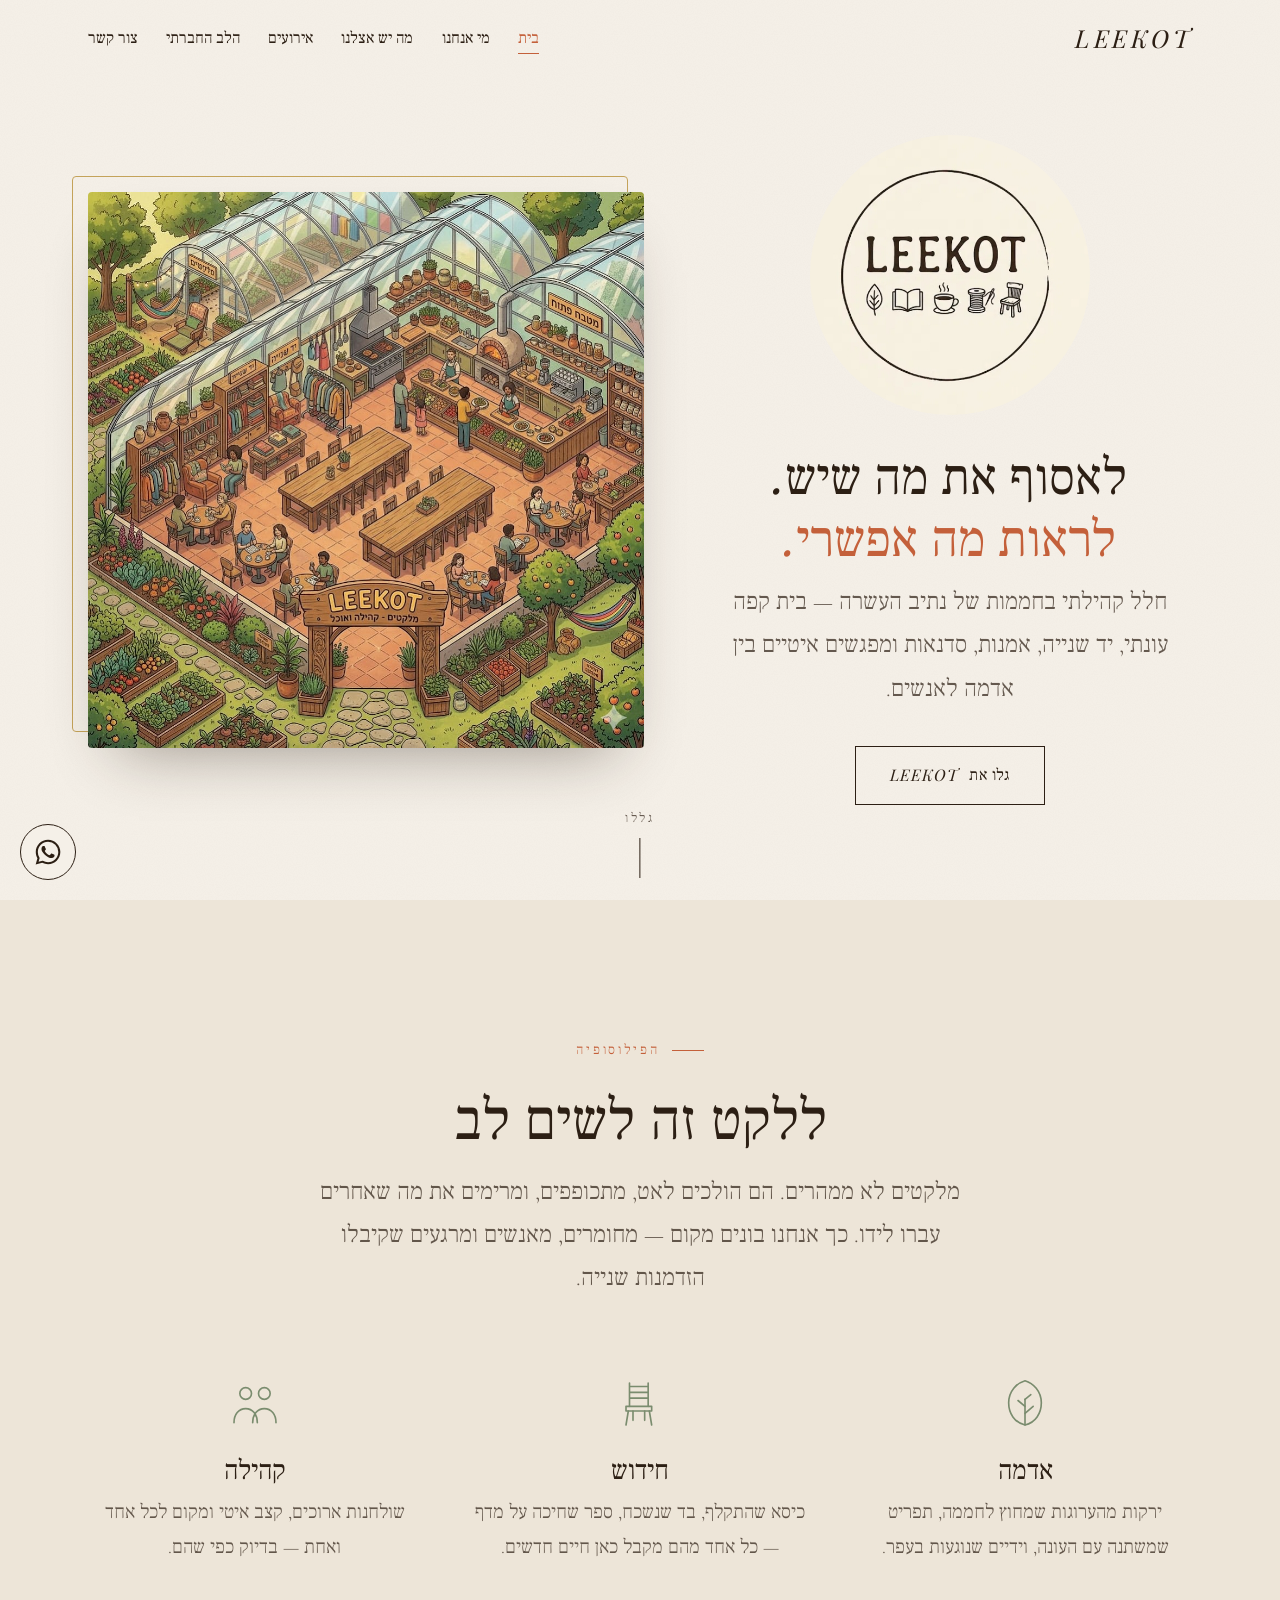
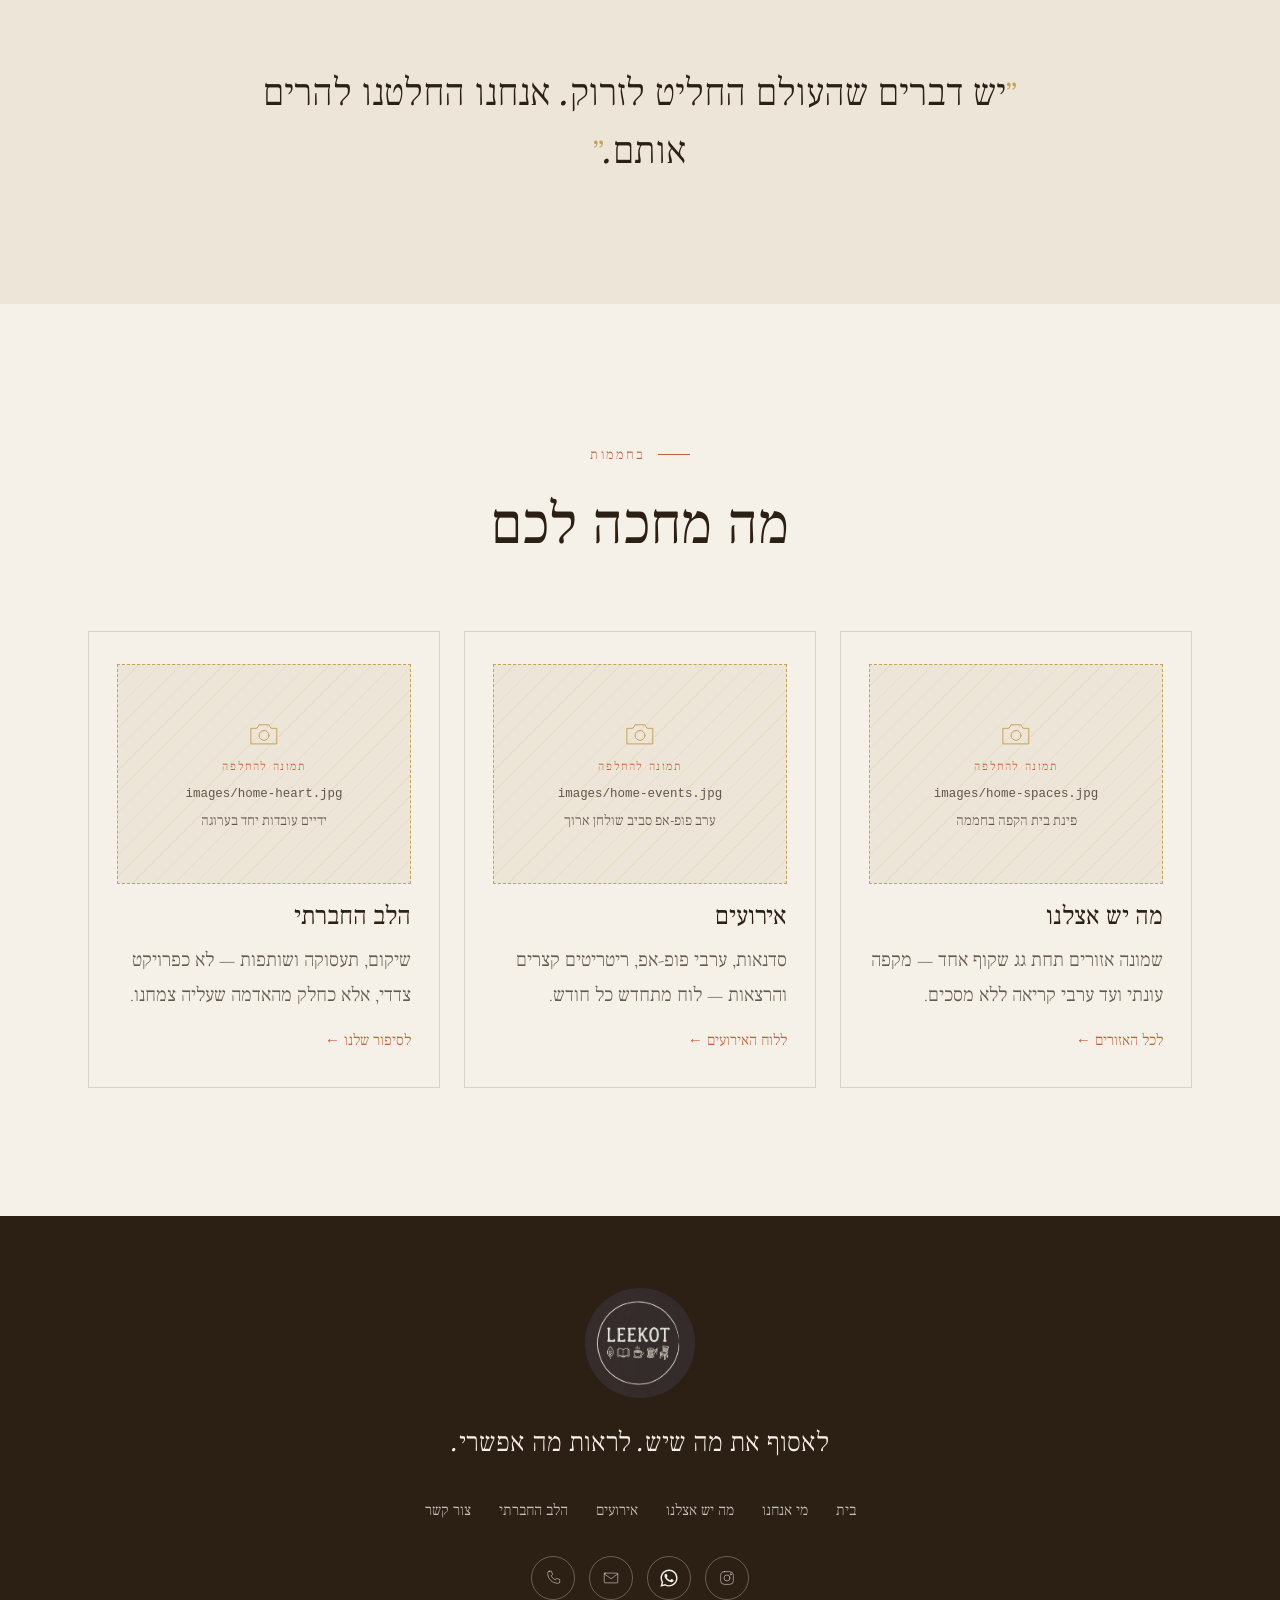
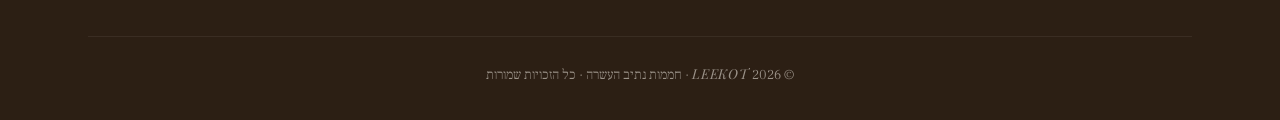
<file: leekot/index.html>
<!DOCTYPE html>
<html lang="he" dir="rtl" class="no-js">
<head>
  <meta charset="UTF-8">
  <meta name="viewport" content="width=device-width, initial-scale=1.0">
  <title>LEEKOT · חלל קהילתי בחממות נתיב העשרה</title>
  <meta name="description" content="LEEKOT — חלל קהילתי בחממות בנתיב העשרה. בית קפה עונתי, יד שנייה, אמנות, סדנאות ומפגשי קהילה.">
  <meta name="theme-color" content="#F5F0E8">
  <link rel="icon" href="images/logo.png">
  <meta property="og:title" content="LEEKOT · חלל קהילתי בחממות נתיב העשרה">
  <meta property="og:description" content="LEEKOT — חלל קהילתי בחממות בנתיב העשרה. בית קפה עונתי, יד שנייה, אמנות, סדנאות ומפגשי קהילה.">
  <meta property="og:image" content="images/greenhouse.png">
  <link rel="preconnect" href="https://fonts.googleapis.com">
  <link rel="preconnect" href="https://fonts.gstatic.com" crossorigin>
  <link href="https://fonts.googleapis.com/css2?family=Cormorant+Garamond:ital,wght@0,300;0,400;1,300&family=Frank+Ruhl+Libre:wght@300;400;500&family=Playfair+Display:ital,wght@0,400;1,400;1,500&display=swap" rel="stylesheet">
  <link rel="stylesheet" href="css/style.css">
</head>
<body>

<header class="nav" id="top">
  <div class="container">
    <a href="index.html" class="brand" aria-label="LEEKOT — דף הבית">
      <span class="brand-mark">LEEKOT</span>
    </a>
    <nav aria-label="ניווט ראשי">
      <ul class="nav-links" id="nav-links">
        <li><a href="index.html" aria-current="page">בית</a></li>
        <li><a href="about.html">מי אנחנו</a></li>
        <li><a href="spaces.html">מה יש אצלנו</a></li>
        <li><a href="events.html">אירועים</a></li>
        <li><a href="heart.html">הלב החברתי</a></li>
        <li><a href="contact.html">צור קשר</a></li>
      </ul>
    </nav>
    <button class="nav-toggle" aria-label="תפריט" aria-expanded="false" aria-controls="nav-links"><span></span><span></span><span></span></button>
  </div>
</header>

<main>

  <section class="container hero" aria-label="פתיחה">
    <div class="hero-text">
      <img src="images/logo.png" alt="LEEKOT — לוגו" class="hero-logo fade-in" width="280" height="280">
      <h1 class="fade-in d1">לאסוף את מה שיש.<span>לראות מה אפשרי.</span></h1>
      <p class="lead fade-in d2">חלל קהילתי בחממות של נתיב העשרה — בית קפה עונתי, יד שנייה, אמנות, סדנאות ומפגשים איטיים בין אדמה לאנשים.</p>
      <a href="#philosophy" class="btn fade-in d3">גלו את <span class="latin">LEEKOT</span></a>
    </div>
    <div class="hero-visual fade-in d2">
      <img src="images/greenhouse.png" alt="איור איזומטרי של חממות LEEKOT: בית קפה, ספרייה, יד שנייה, שולחנות קהילתיים וגינות ירק" width="1024" height="1023">
    </div>
    <a href="#philosophy" class="scroll-cue" aria-hidden="true" tabindex="-1">גללו</a>
  </section>

  <section class="philosophy" id="philosophy">
    <div class="container">
      <div class="section-head reveal">
        <span class="eyebrow">הפילוסופיה</span>
        <h2 class="section-title">ללקט זה לשים לב</h2>
        <p class="lead">מלקטים לא ממהרים. הם הולכים לאט, מתכופפים, ומרימים את מה שאחרים עברו לידו. כך אנחנו בונים מקום — מחומרים, מאנשים ומרגעים שקיבלו הזדמנות שנייה.</p>
      </div>
      <div class="philosophy-grid">
        <div class="pillar reveal">
          <div class="icon"><svg viewBox="0 0 48 48" fill="none" stroke="currentColor" stroke-width="1.4" stroke-linecap="round" stroke-linejoin="round" aria-hidden="true"><path d="M24 42V20"/><path d="M24 42c-9-2-14-10-14-19C10 13 17 6 24 4c7 2 14 9 14 19 0 9-5 17-14 19z"/><path d="M24 26l-6-5M24 32l7-6M24 20l5-4"/></svg></div>
          <h3>אדמה</h3>
          <p>ירקות מהערוגות שמחוץ לחממה, תפריט שמשתנה עם העונה, וידיים שנוגעות בעפר.</p>
        </div>
        <div class="pillar reveal" data-delay="1">
          <div class="icon"><svg viewBox="0 0 48 48" fill="none" stroke="currentColor" stroke-width="1.4" stroke-linecap="round" stroke-linejoin="round" aria-hidden="true"><path d="M15 6v20M31 6v20M15 9h16M15 14h16M15 19h16"/><path d="M12 26h22v4H12z"/><path d="M14 30l-2 12M32 30l2 12M18 30v8M28 30v8"/></svg></div>
          <h3>חידוש</h3>
          <p>כיסא שהתקלף, בד שנשכח, ספר שחיכה על מדף — כל אחד מהם מקבל כאן חיים חדשים.</p>
        </div>
        <div class="pillar reveal" data-delay="2">
          <div class="icon"><svg viewBox="0 0 48 48" fill="none" stroke="currentColor" stroke-width="1.4" stroke-linecap="round" stroke-linejoin="round" aria-hidden="true"><circle cx="16" cy="15" r="5"/><circle cx="32" cy="15" r="5"/><path d="M6 40c0-7 4-12 10-12s10 5 10 12"/><path d="M22 40c0-7 4-12 10-12s10 5 10 12"/></svg></div>
          <h3>קהילה</h3>
          <p>שולחנות ארוכים, קצב איטי ומקום לכל אחד ואחת — בדיוק כפי שהם.</p>
        </div>
      </div>
      <p class="quote reveal">יש דברים שהעולם החליט לזרוק. אנחנו החלטנו להרים אותם.</p>
    </div>
  </section>

  <section>
    <div class="container">
      <div class="section-head reveal">
        <span class="eyebrow">בחממות</span>
        <h2 class="section-title">מה מחכה לכם</h2>
      </div>
      <div class="teasers">
        <a href="spaces.html" class="teaser reveal">
          <div class="ph " data-placeholder="home-spaces.jpg"><!-- PLACEHOLDER: replace with <img src="images/home-spaces.jpg" alt="פינת בית הקפה בחממה"> --><svg viewBox="0 0 48 48" fill="none" stroke="currentColor" stroke-width="1.4" stroke-linecap="round" stroke-linejoin="round" aria-hidden="true"><path d="M6 16h8l3-5h14l3 5h8v22H6z"/><circle cx="24" cy="26" r="7"/></svg><span class="ph-tag">תמונה להחלפה</span><span class="ph-file">images/home-spaces.jpg</span><span class="ph-desc">פינת בית הקפה בחממה</span></div>
          <h3>מה יש אצלנו</h3>
          <p>שמונה אזורים תחת גג שקוף אחד — מקפה עונתי ועד ערבי קריאה ללא מסכים.</p>
          <span class="more">לכל האזורים ←</span>
        </a>
        <a href="events.html" class="teaser reveal" data-delay="1">
          <div class="ph " data-placeholder="home-events.jpg"><!-- PLACEHOLDER: replace with <img src="images/home-events.jpg" alt="ערב פופ-אפ סביב שולחן ארוך"> --><svg viewBox="0 0 48 48" fill="none" stroke="currentColor" stroke-width="1.4" stroke-linecap="round" stroke-linejoin="round" aria-hidden="true"><path d="M6 16h8l3-5h14l3 5h8v22H6z"/><circle cx="24" cy="26" r="7"/></svg><span class="ph-tag">תמונה להחלפה</span><span class="ph-file">images/home-events.jpg</span><span class="ph-desc">ערב פופ-אפ סביב שולחן ארוך</span></div>
          <h3>אירועים</h3>
          <p>סדנאות, ערבי פופ-אפ, ריטריטים קצרים והרצאות — לוח מתחדש כל חודש.</p>
          <span class="more">ללוח האירועים ←</span>
        </a>
        <a href="heart.html" class="teaser reveal" data-delay="2">
          <div class="ph " data-placeholder="home-heart.jpg"><!-- PLACEHOLDER: replace with <img src="images/home-heart.jpg" alt="ידיים עובדות יחד בערוגה"> --><svg viewBox="0 0 48 48" fill="none" stroke="currentColor" stroke-width="1.4" stroke-linecap="round" stroke-linejoin="round" aria-hidden="true"><path d="M6 16h8l3-5h14l3 5h8v22H6z"/><circle cx="24" cy="26" r="7"/></svg><span class="ph-tag">תמונה להחלפה</span><span class="ph-file">images/home-heart.jpg</span><span class="ph-desc">ידיים עובדות יחד בערוגה</span></div>
          <h3>הלב החברתי</h3>
          <p>שיקום, תעסוקה ושותפות — לא כפרויקט צדדי, אלא כחלק מהאדמה שעליה צמחנו.</p>
          <span class="more">לסיפור שלנו ←</span>
        </a>
      </div>
    </div>
  </section>

</main>

<footer class="footer">
  <div class="container">
    <img src="images/logo.png" alt="LEEKOT" class="footer-logo" width="110" height="110">
    <p class="footer-tag">לאסוף את מה שיש. לראות מה אפשרי.</p>
    <ul class="footer-nav">
      <li><a href="index.html">בית</a></li>
      <li><a href="about.html">מי אנחנו</a></li>
      <li><a href="spaces.html">מה יש אצלנו</a></li>
      <li><a href="events.html">אירועים</a></li>
      <li><a href="heart.html">הלב החברתי</a></li>
      <li><a href="contact.html">צור קשר</a></li>
    </ul>
    <div class="footer-social">
      <a href="https://instagram.com/leekot.community" target="_blank" rel="noopener" aria-label="אינסטגרם"><svg viewBox="0 0 48 48" fill="none" stroke="currentColor" stroke-width="1.4" stroke-linecap="round" stroke-linejoin="round" aria-hidden="true"><rect x="7" y="7" width="34" height="34" rx="10"/><circle cx="24" cy="24" r="8"/><circle cx="34" cy="14" r="1.4"/></svg></a>
      <a href="https://wa.me/972547520431" target="_blank" rel="noopener" aria-label="WhatsApp"><svg viewBox="0 0 24 24" fill="currentColor" aria-hidden="true"><path d="M17.47 14.38c-.3-.15-1.76-.87-2.03-.97-.27-.1-.47-.15-.67.15-.2.3-.77.97-.94 1.17-.17.2-.35.22-.65.07-.3-.15-1.26-.46-2.4-1.48-.89-.79-1.49-1.77-1.66-2.07-.17-.3-.02-.46.13-.61.13-.13.3-.35.45-.52.15-.17.2-.3.3-.5.1-.2.05-.37-.02-.52-.08-.15-.67-1.61-.92-2.21-.24-.58-.49-.5-.67-.51h-.57c-.2 0-.52.07-.8.37-.27.3-1.04 1.02-1.04 2.48 0 1.46 1.07 2.88 1.21 3.08.15.2 2.1 3.2 5.08 4.49.71.31 1.26.49 1.69.63.71.22 1.36.19 1.87.12.57-.09 1.76-.72 2.01-1.41.25-.69.25-1.29.17-1.41-.07-.13-.27-.2-.57-.35zM12.05 21.5h-.01a9.4 9.4 0 0 1-4.8-1.31l-.34-.2-3.57.94.95-3.48-.22-.36a9.4 9.4 0 0 1-1.44-5.02c0-5.2 4.23-9.43 9.44-9.43a9.43 9.43 0 0 1 9.43 9.44c0 5.2-4.24 9.42-9.44 9.42zm8.02-17.45A11.27 11.27 0 0 0 12.05.72C5.8.72.72 5.8.71 12.05c0 2 .52 3.95 1.52 5.66L.62 23.6l6.02-1.58a11.3 11.3 0 0 0 5.4 1.38h.01c6.25 0 11.34-5.08 11.34-11.34 0-3.03-1.18-5.88-3.32-8.01z"/></svg></a>
      <a href="mailto:hello@leekot.co.il" aria-label="מייל"><svg viewBox="0 0 48 48" fill="none" stroke="currentColor" stroke-width="1.4" stroke-linecap="round" stroke-linejoin="round" aria-hidden="true"><rect x="6" y="11" width="36" height="26" rx="2"/><path d="M6 13l18 13 18-13"/></svg></a>
      <a href="tel:+972547520431" aria-label="טלפון"><svg viewBox="0 0 48 48" fill="none" stroke="currentColor" stroke-width="1.4" stroke-linecap="round" stroke-linejoin="round" aria-hidden="true"><path d="M14 6h6l3 9-4 3a24 24 0 0 0 11 11l3-4 9 3v6a4 4 0 0 1-4 4C21 38 10 27 10 10a4 4 0 0 1 4-4z"/></svg></a>
    </div>
    <p class="copyright">© <span data-year>2026</span> <span class="latin">LEEKOT</span> · חממות נתיב העשרה · כל הזכויות שמורות</p>
  </div>
</footer>

<a href="https://wa.me/972547520431" class="wa-float" target="_blank" rel="noopener" aria-label="שלחו לנו הודעה ב-WhatsApp"><svg viewBox="0 0 24 24" fill="currentColor" aria-hidden="true"><path d="M17.47 14.38c-.3-.15-1.76-.87-2.03-.97-.27-.1-.47-.15-.67.15-.2.3-.77.97-.94 1.17-.17.2-.35.22-.65.07-.3-.15-1.26-.46-2.4-1.48-.89-.79-1.49-1.77-1.66-2.07-.17-.3-.02-.46.13-.61.13-.13.3-.35.45-.52.15-.17.2-.3.3-.5.1-.2.05-.37-.02-.52-.08-.15-.67-1.61-.92-2.21-.24-.58-.49-.5-.67-.51h-.57c-.2 0-.52.07-.8.37-.27.3-1.04 1.02-1.04 2.48 0 1.46 1.07 2.88 1.21 3.08.15.2 2.1 3.2 5.08 4.49.71.31 1.26.49 1.69.63.71.22 1.36.19 1.87.12.57-.09 1.76-.72 2.01-1.41.25-.69.25-1.29.17-1.41-.07-.13-.27-.2-.57-.35zM12.05 21.5h-.01a9.4 9.4 0 0 1-4.8-1.31l-.34-.2-3.57.94.95-3.48-.22-.36a9.4 9.4 0 0 1-1.44-5.02c0-5.2 4.23-9.43 9.44-9.43a9.43 9.43 0 0 1 9.43 9.44c0 5.2-4.24 9.42-9.44 9.42zm8.02-17.45A11.27 11.27 0 0 0 12.05.72C5.8.72.72 5.8.71 12.05c0 2 .52 3.95 1.52 5.66L.62 23.6l6.02-1.58a11.3 11.3 0 0 0 5.4 1.38h.01c6.25 0 11.34-5.08 11.34-11.34 0-3.03-1.18-5.88-3.32-8.01z"/></svg></a>

<script src="js/main.js"></script>
</body>
</html>
</file>
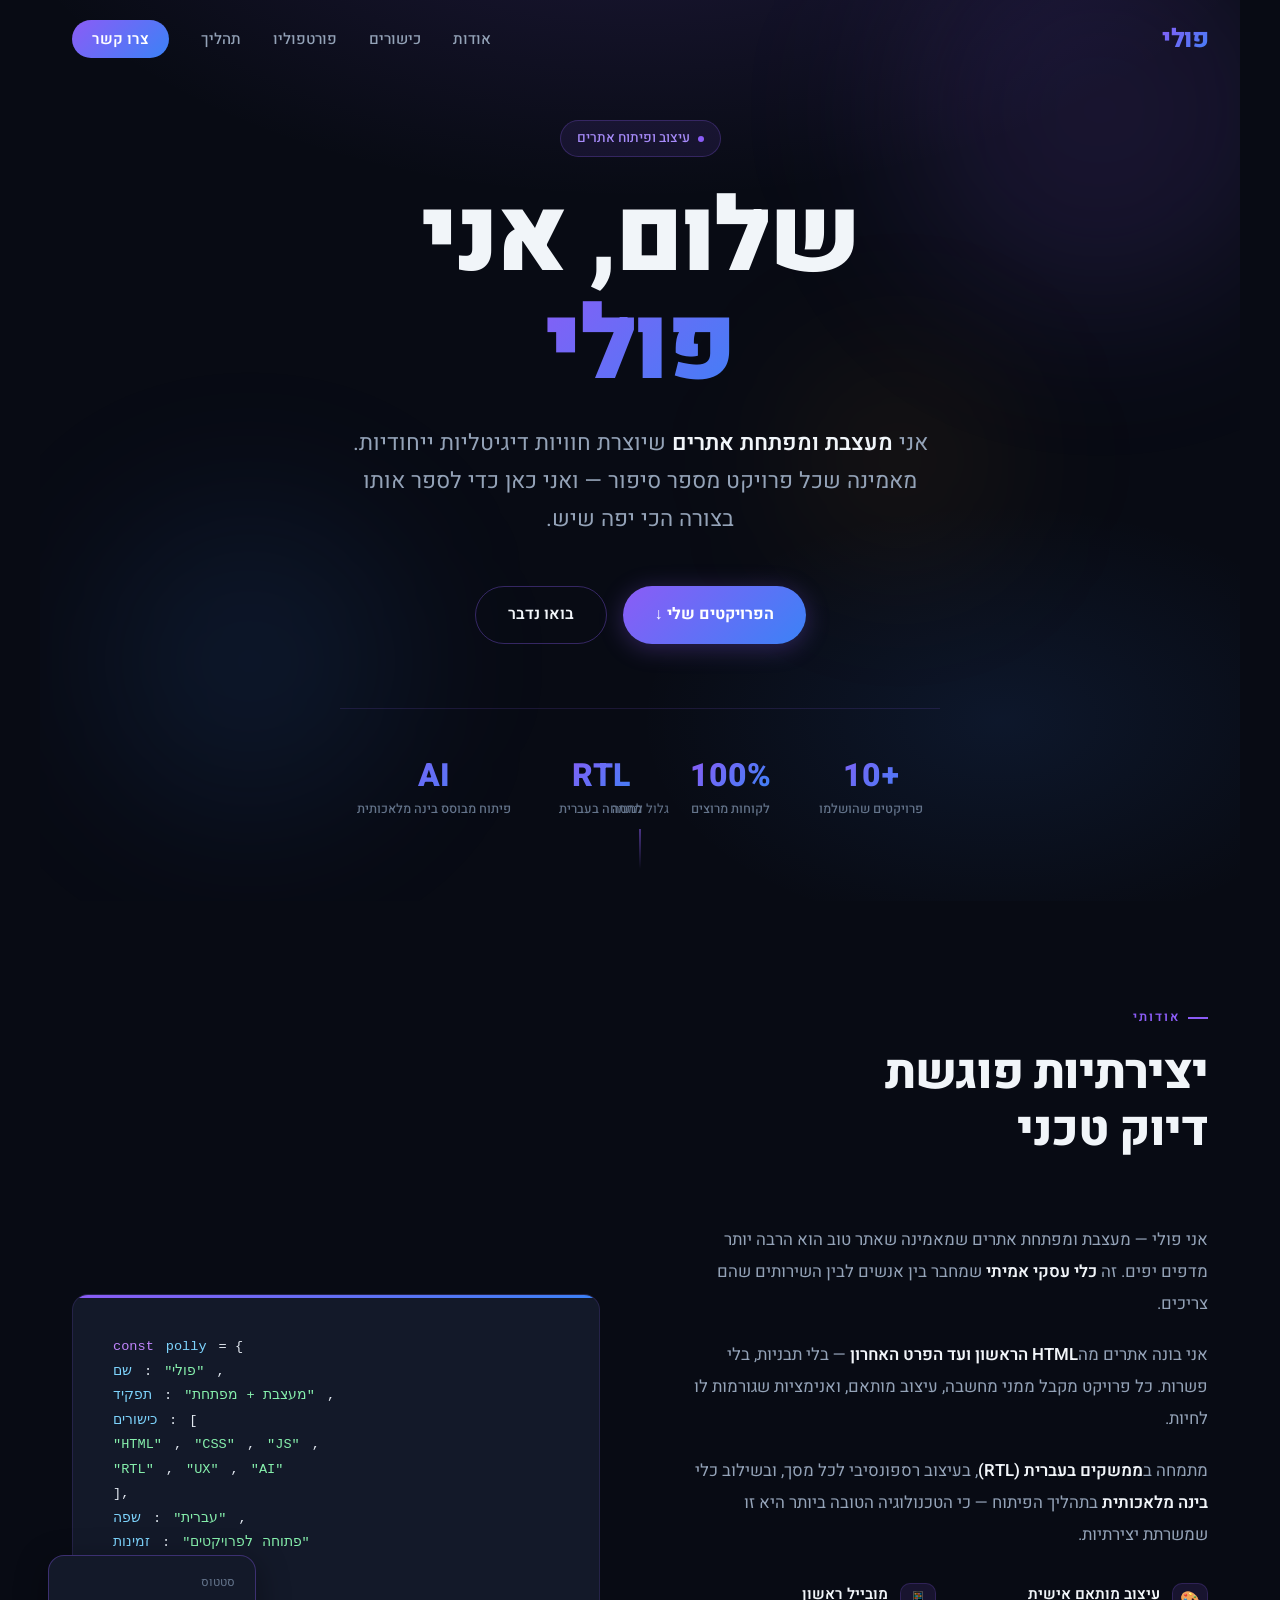
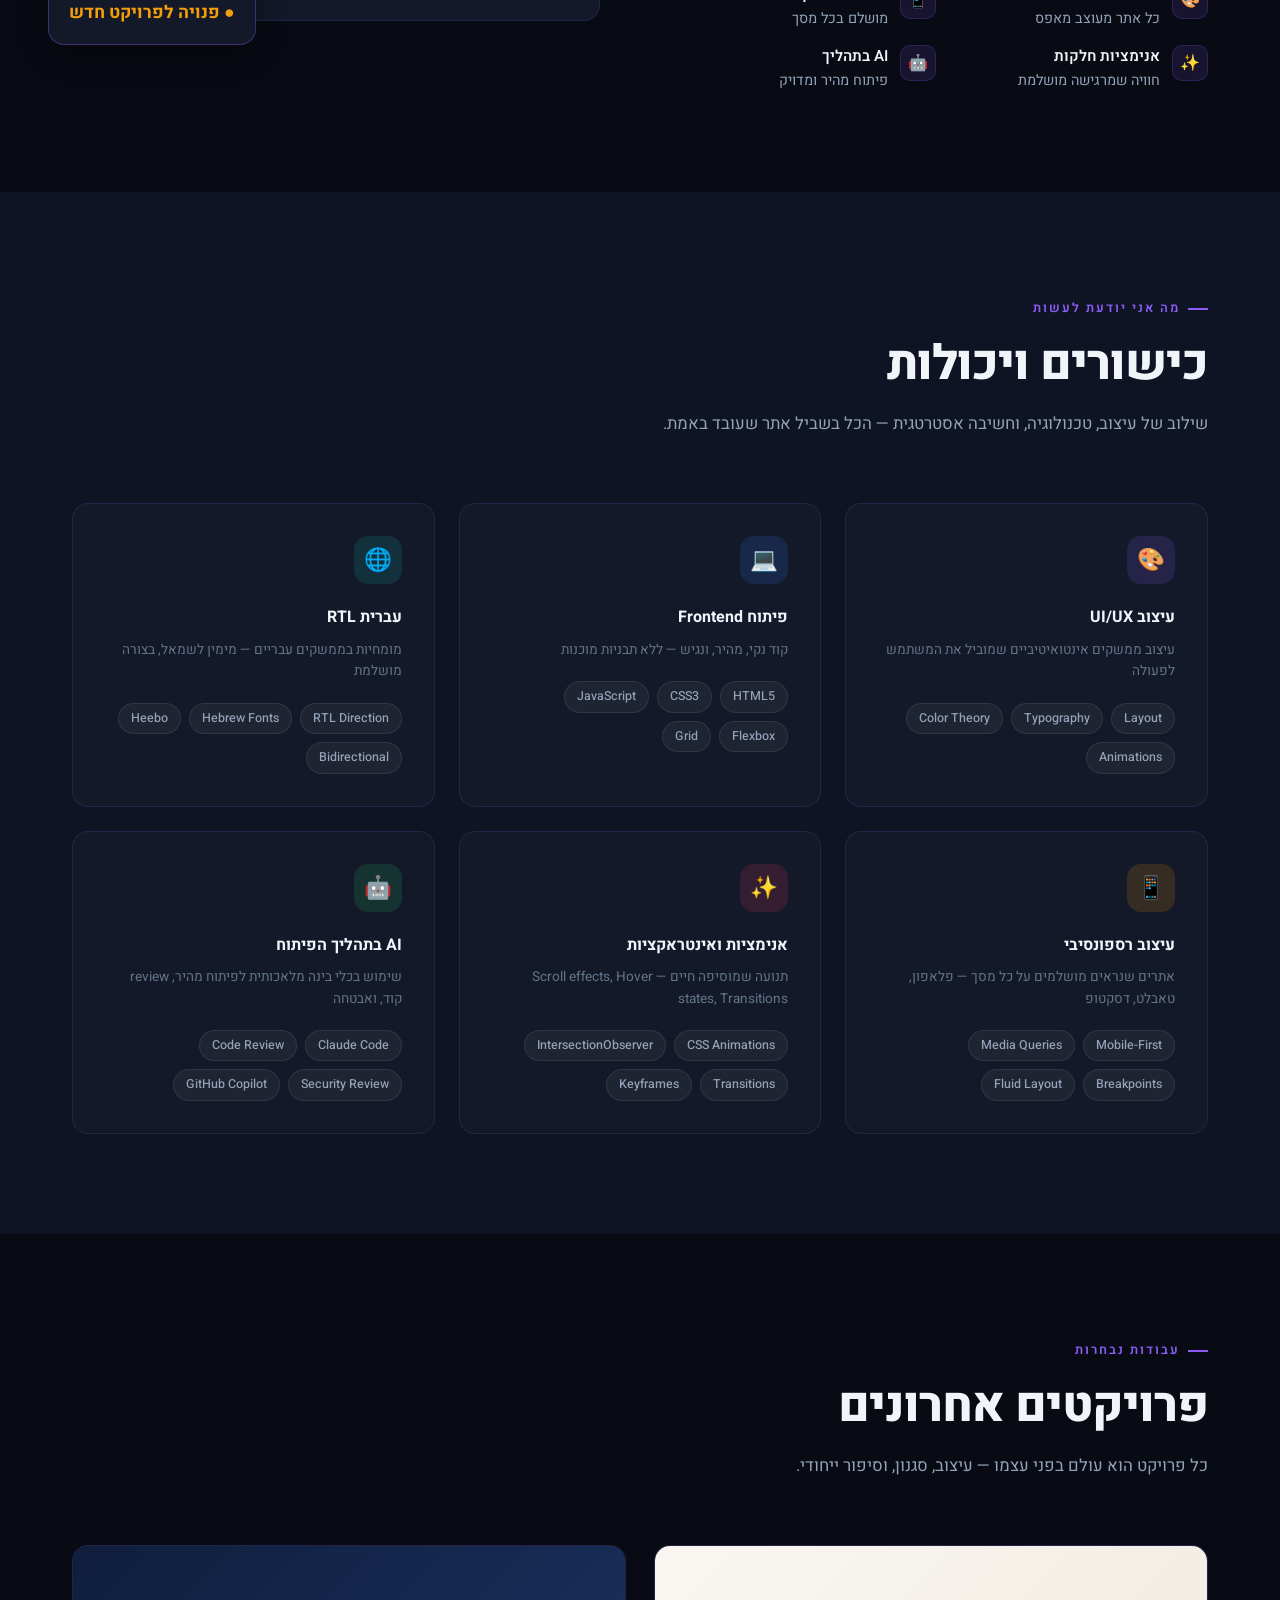
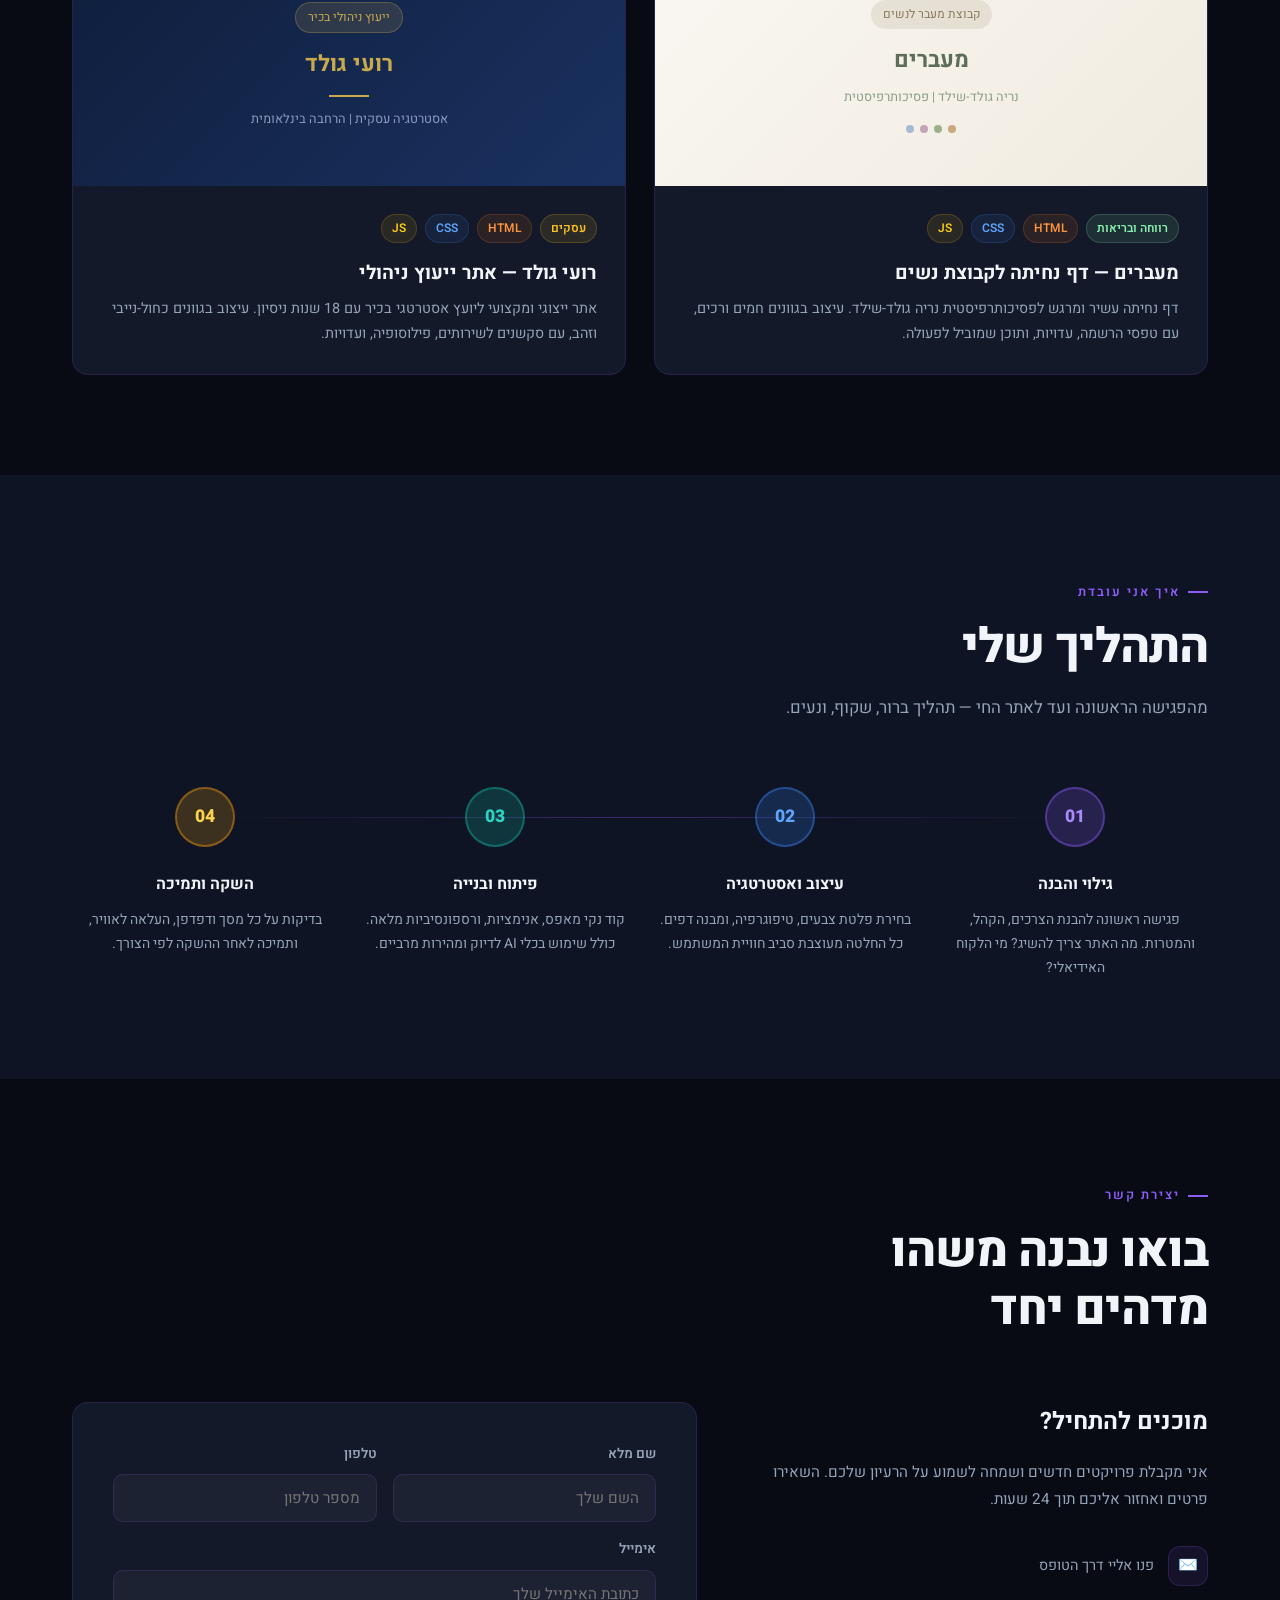
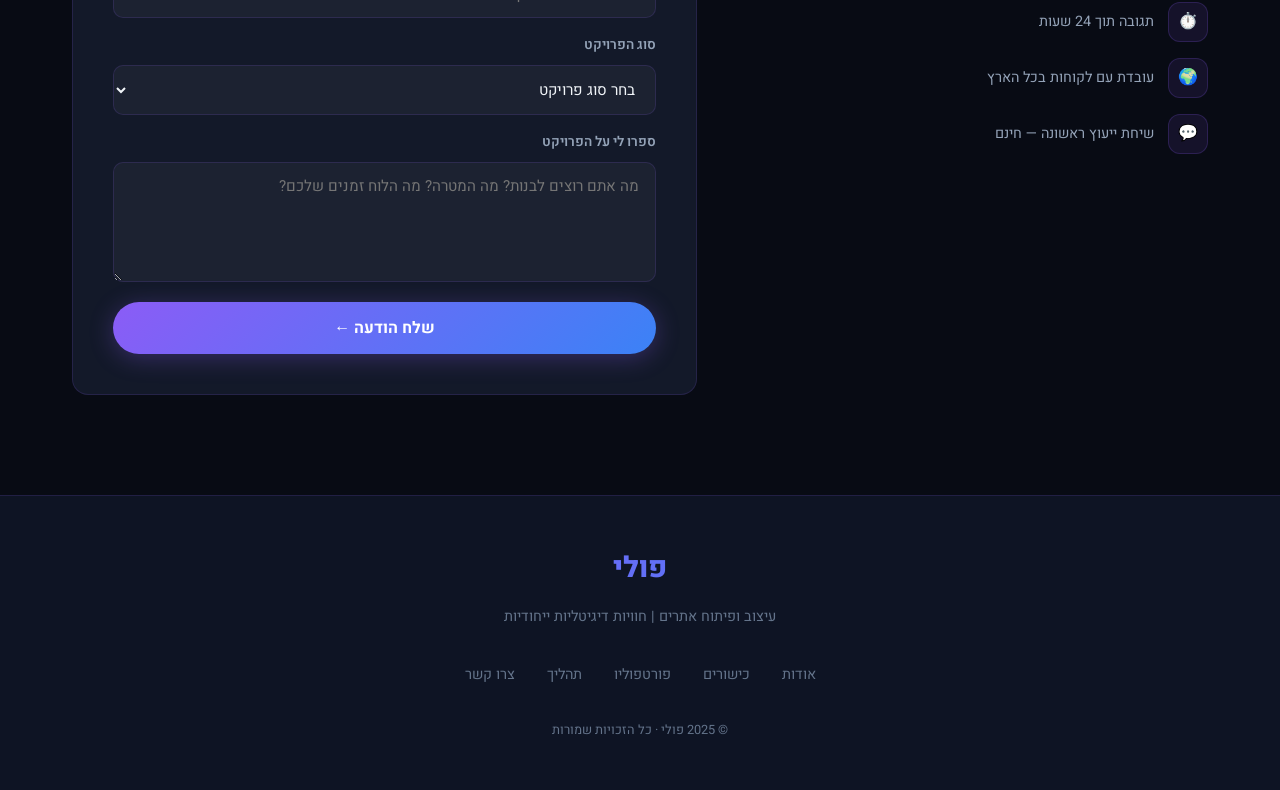
<file: polly.html>
<!DOCTYPE html>
<html lang="he" dir="rtl">
<head>
  <meta charset="UTF-8">
  <meta name="viewport" content="width=device-width, initial-scale=1.0">
  <title>פולי | עיצוב ופיתוח אתרים</title>
  <link rel="preconnect" href="https://fonts.googleapis.com">
  <link rel="preconnect" href="https://fonts.gstatic.com" crossorigin>
  <link href="https://fonts.googleapis.com/css2?family=Heebo:wght@300;400;500;600;700;800;900&display=swap" rel="stylesheet">
  <style>
    :root {
      --bg-primary: #080b14;
      --bg-secondary: #0e1424;
      --bg-card: #131929;
      --bg-card-hover: #1a2235;
      --accent-purple: #8b5cf6;
      --accent-blue: #3b82f6;
      --accent-gold: #f59e0b;
      --accent-teal: #14b8a6;
      --text-primary: #f1f5f9;
      --text-secondary: #94a3b8;
      --text-muted: #64748b;
      --border: rgba(139, 92, 246, 0.15);
      --border-glow: rgba(139, 92, 246, 0.35);
      --gradient-main: linear-gradient(135deg, #8b5cf6 0%, #3b82f6 100%);
      --gradient-gold: linear-gradient(135deg, #f59e0b 0%, #ef4444 100%);
      --gradient-teal: linear-gradient(135deg, #14b8a6 0%, #3b82f6 100%);
      --shadow-glow: 0 0 40px rgba(139, 92, 246, 0.15);
      --shadow-card: 0 8px 32px rgba(0, 0, 0, 0.4);
      --radius: 16px;
      --transition: all 0.3s cubic-bezier(0.4, 0, 0.2, 1);
    }

    *, *::before, *::after { box-sizing: border-box; margin: 0; padding: 0; }

    html { scroll-behavior: smooth; }

    body {
      font-family: 'Heebo', sans-serif;
      background-color: var(--bg-primary);
      color: var(--text-primary);
      line-height: 1.7;
      overflow-x: hidden;
    }

    /* ── NAV ── */
    nav {
      position: fixed;
      top: 0; left: 0; right: 0;
      z-index: 1000;
      padding: 18px 0;
      transition: var(--transition);
    }
    nav.scrolled {
      background: rgba(8, 11, 20, 0.85);
      backdrop-filter: blur(20px);
      -webkit-backdrop-filter: blur(20px);
      border-bottom: 1px solid var(--border);
      padding: 12px 0;
    }
    .nav-inner {
      max-width: 1200px;
      margin: 0 auto;
      padding: 0 32px;
      display: flex;
      justify-content: space-between;
      align-items: center;
    }
    .nav-logo {
      font-size: 1.6rem;
      font-weight: 800;
      background: var(--gradient-main);
      -webkit-background-clip: text;
      -webkit-text-fill-color: transparent;
      background-clip: text;
      letter-spacing: -0.5px;
    }
    .nav-links {
      display: flex;
      gap: 32px;
      list-style: none;
    }
    .nav-links a {
      color: var(--text-secondary);
      text-decoration: none;
      font-size: 0.95rem;
      font-weight: 500;
      transition: color 0.2s;
    }
    .nav-links a:hover { color: var(--text-primary); }
    .nav-cta {
      background: var(--gradient-main);
      color: #fff !important;
      padding: 8px 20px;
      border-radius: 50px;
      font-weight: 600 !important;
    }
    .nav-cta:hover { opacity: 0.9; }
    .hamburger {
      display: none;
      flex-direction: column;
      gap: 5px;
      cursor: pointer;
      padding: 4px;
    }
    .hamburger span {
      display: block;
      width: 24px;
      height: 2px;
      background: var(--text-secondary);
      transition: var(--transition);
      border-radius: 2px;
    }

    /* ── HERO ── */
    .hero {
      min-height: 100vh;
      display: flex;
      align-items: center;
      justify-content: center;
      position: relative;
      overflow: hidden;
      padding: 120px 32px 80px;
    }
    .hero-bg {
      position: absolute;
      inset: 0;
      background: radial-gradient(ellipse 80% 60% at 50% -20%, rgba(139, 92, 246, 0.18) 0%, transparent 70%),
                  radial-gradient(ellipse 50% 40% at 80% 80%, rgba(59, 130, 246, 0.1) 0%, transparent 60%);
    }
    .hero-orb {
      position: absolute;
      border-radius: 50%;
      filter: blur(80px);
      animation: float 8s ease-in-out infinite;
    }
    .hero-orb-1 {
      width: 400px; height: 400px;
      background: rgba(139, 92, 246, 0.12);
      top: -10%; right: -5%;
      animation-delay: 0s;
    }
    .hero-orb-2 {
      width: 300px; height: 300px;
      background: rgba(59, 130, 246, 0.1);
      bottom: 10%; left: 5%;
      animation-delay: 3s;
    }
    .hero-orb-3 {
      width: 200px; height: 200px;
      background: rgba(245, 158, 11, 0.08);
      top: 40%; right: 20%;
      animation-delay: 5s;
    }
    @keyframes float {
      0%, 100% { transform: translateY(0px) scale(1); }
      50% { transform: translateY(-30px) scale(1.05); }
    }
    .hero-content {
      position: relative;
      text-align: center;
      max-width: 900px;
    }
    .hero-badge {
      display: inline-flex;
      align-items: center;
      gap: 8px;
      background: rgba(139, 92, 246, 0.1);
      border: 1px solid rgba(139, 92, 246, 0.25);
      color: #a78bfa;
      font-size: 0.85rem;
      font-weight: 500;
      padding: 6px 16px;
      border-radius: 50px;
      margin-bottom: 28px;
    }
    .hero-badge::before {
      content: '';
      width: 6px; height: 6px;
      background: #8b5cf6;
      border-radius: 50%;
      animation: pulse 2s infinite;
    }
    @keyframes pulse {
      0%, 100% { opacity: 1; transform: scale(1); }
      50% { opacity: 0.5; transform: scale(1.5); }
    }
    .hero h1 {
      font-size: clamp(3.2rem, 8vw, 6.5rem);
      font-weight: 900;
      letter-spacing: -2px;
      line-height: 1.05;
      margin-bottom: 24px;
    }
    .hero h1 .name-gradient {
      background: var(--gradient-main);
      -webkit-background-clip: text;
      -webkit-text-fill-color: transparent;
      background-clip: text;
    }
    .hero-tagline {
      font-size: clamp(1.1rem, 2.5vw, 1.4rem);
      color: var(--text-secondary);
      font-weight: 400;
      margin-bottom: 48px;
      max-width: 600px;
      margin-left: auto;
      margin-right: auto;
    }
    .hero-tagline strong {
      color: var(--text-primary);
      font-weight: 600;
    }
    .hero-actions {
      display: flex;
      gap: 16px;
      justify-content: center;
      flex-wrap: wrap;
    }
    .btn-primary {
      display: inline-flex;
      align-items: center;
      gap: 8px;
      background: var(--gradient-main);
      color: #fff;
      text-decoration: none;
      font-weight: 700;
      font-size: 1rem;
      padding: 14px 32px;
      border-radius: 50px;
      transition: var(--transition);
      box-shadow: 0 4px 24px rgba(139, 92, 246, 0.3);
    }
    .btn-primary:hover {
      transform: translateY(-2px);
      box-shadow: 0 8px 32px rgba(139, 92, 246, 0.5);
    }
    .btn-secondary {
      display: inline-flex;
      align-items: center;
      gap: 8px;
      background: transparent;
      color: var(--text-primary);
      text-decoration: none;
      font-weight: 600;
      font-size: 1rem;
      padding: 14px 32px;
      border-radius: 50px;
      border: 1px solid var(--border-glow);
      transition: var(--transition);
    }
    .btn-secondary:hover {
      background: rgba(139, 92, 246, 0.08);
      border-color: var(--accent-purple);
    }
    .hero-scroll {
      position: absolute;
      bottom: 32px;
      left: 50%;
      transform: translateX(-50%);
      color: var(--text-muted);
      font-size: 0.8rem;
      display: flex;
      flex-direction: column;
      align-items: center;
      gap: 8px;
      animation: bounceDown 2s ease-in-out infinite;
    }
    .hero-scroll::after {
      content: '';
      width: 1px;
      height: 40px;
      background: linear-gradient(to bottom, var(--accent-purple), transparent);
    }
    @keyframes bounceDown {
      0%, 100% { transform: translateX(-50%) translateY(0); }
      50% { transform: translateX(-50%) translateY(8px); }
    }
    .hero-stats {
      display: flex;
      justify-content: center;
      gap: 48px;
      margin-top: 64px;
      padding-top: 48px;
      border-top: 1px solid var(--border);
    }
    .stat { text-align: center; }
    .stat-number {
      font-size: 2rem;
      font-weight: 800;
      background: var(--gradient-main);
      -webkit-background-clip: text;
      -webkit-text-fill-color: transparent;
      background-clip: text;
      line-height: 1.2;
    }
    .stat-label {
      font-size: 0.8rem;
      color: var(--text-muted);
      font-weight: 500;
      margin-top: 4px;
    }

    /* ── SECTIONS ── */
    section {
      padding: 100px 32px;
      max-width: 1200px;
      margin: 0 auto;
    }
    .section-full {
      max-width: 100%;
      padding: 100px 0;
    }
    .section-inner {
      max-width: 1200px;
      margin: 0 auto;
      padding: 0 32px;
    }
    .section-label {
      display: inline-flex;
      align-items: center;
      gap: 8px;
      font-size: 0.8rem;
      font-weight: 600;
      letter-spacing: 2px;
      text-transform: uppercase;
      color: var(--accent-purple);
      margin-bottom: 16px;
    }
    .section-label::before {
      content: '';
      width: 20px;
      height: 2px;
      background: var(--accent-purple);
    }
    .section-title {
      font-size: clamp(2rem, 4vw, 3rem);
      font-weight: 800;
      letter-spacing: -1px;
      line-height: 1.2;
      margin-bottom: 16px;
    }
    .section-subtitle {
      font-size: 1.05rem;
      color: var(--text-secondary);
      max-width: 560px;
      line-height: 1.8;
    }

    /* ── ABOUT ── */
    .about-grid {
      display: grid;
      grid-template-columns: 1fr 1fr;
      gap: 80px;
      align-items: center;
      margin-top: 64px;
    }
    .about-text p {
      color: var(--text-secondary);
      font-size: 1.05rem;
      line-height: 1.9;
      margin-bottom: 20px;
    }
    .about-text p strong {
      color: var(--text-primary);
      font-weight: 600;
    }
    .about-highlights {
      display: grid;
      grid-template-columns: 1fr 1fr;
      gap: 16px;
      margin-top: 32px;
    }
    .highlight-item {
      display: flex;
      align-items: flex-start;
      gap: 12px;
    }
    .highlight-icon {
      width: 36px;
      height: 36px;
      border-radius: 10px;
      background: rgba(139, 92, 246, 0.12);
      border: 1px solid rgba(139, 92, 246, 0.2);
      display: flex;
      align-items: center;
      justify-content: center;
      font-size: 1rem;
      flex-shrink: 0;
    }
    .highlight-text {
      font-size: 0.9rem;
      color: var(--text-secondary);
      line-height: 1.5;
    }
    .highlight-text strong {
      display: block;
      color: var(--text-primary);
      font-weight: 600;
      font-size: 0.95rem;
      margin-bottom: 2px;
    }
    .about-visual {
      position: relative;
    }
    .about-card-main {
      background: var(--bg-card);
      border: 1px solid var(--border);
      border-radius: var(--radius);
      padding: 40px;
      position: relative;
      overflow: hidden;
    }
    .about-card-main::before {
      content: '';
      position: absolute;
      top: 0; left: 0;
      right: 0; height: 3px;
      background: var(--gradient-main);
    }
    .code-block {
      font-family: 'Courier New', monospace;
      font-size: 0.85rem;
      line-height: 1.8;
      direction: ltr;
      text-align: left;
    }
    .code-line { display: flex; gap: 12px; }
    .code-keyword { color: #c084fc; }
    .code-string { color: #86efac; }
    .code-var { color: #7dd3fc; }
    .code-comment { color: #475569; }
    .code-punct { color: #e2e8f0; }
    .about-card-float {
      position: absolute;
      bottom: -24px;
      left: -24px;
      background: var(--bg-card);
      border: 1px solid var(--border-glow);
      border-radius: var(--radius);
      padding: 16px 20px;
      box-shadow: var(--shadow-card);
    }
    .float-label {
      font-size: 0.75rem;
      color: var(--text-muted);
      margin-bottom: 6px;
    }
    .float-value {
      font-size: 1.1rem;
      font-weight: 700;
      color: var(--accent-gold);
    }

    /* ── SKILLS ── */
    .skills-section {
      background: var(--bg-secondary);
    }
    .skills-grid {
      display: grid;
      grid-template-columns: repeat(3, 1fr);
      gap: 24px;
      margin-top: 64px;
    }
    .skill-category {
      background: var(--bg-card);
      border: 1px solid var(--border);
      border-radius: var(--radius);
      padding: 32px;
      transition: var(--transition);
    }
    .skill-category:hover {
      border-color: var(--border-glow);
      box-shadow: var(--shadow-glow);
      transform: translateY(-4px);
    }
    .skill-cat-icon {
      width: 48px; height: 48px;
      border-radius: 14px;
      display: flex;
      align-items: center;
      justify-content: center;
      font-size: 1.4rem;
      margin-bottom: 20px;
    }
    .skill-cat-icon.purple { background: rgba(139, 92, 246, 0.15); }
    .skill-cat-icon.blue { background: rgba(59, 130, 246, 0.15); }
    .skill-cat-icon.teal { background: rgba(20, 184, 166, 0.15); }
    .skill-cat-icon.gold { background: rgba(245, 158, 11, 0.15); }
    .skill-cat-icon.rose { background: rgba(244, 63, 94, 0.15); }
    .skill-cat-icon.green { background: rgba(34, 197, 94, 0.15); }
    .skill-cat-title {
      font-size: 1rem;
      font-weight: 700;
      margin-bottom: 8px;
    }
    .skill-cat-desc {
      font-size: 0.85rem;
      color: var(--text-muted);
      margin-bottom: 20px;
      line-height: 1.6;
    }
    .skill-tags {
      display: flex;
      flex-wrap: wrap;
      gap: 8px;
    }
    .skill-tag {
      font-size: 0.78rem;
      font-weight: 500;
      padding: 4px 12px;
      border-radius: 50px;
      background: rgba(255,255,255,0.05);
      border: 1px solid rgba(255,255,255,0.08);
      color: var(--text-secondary);
    }

    /* ── PORTFOLIO ── */
    .portfolio-grid {
      display: grid;
      grid-template-columns: repeat(2, 1fr);
      gap: 28px;
      margin-top: 64px;
    }
    .project-card {
      background: var(--bg-card);
      border: 1px solid var(--border);
      border-radius: var(--radius);
      overflow: hidden;
      transition: var(--transition);
      cursor: pointer;
    }
    .project-card:hover {
      border-color: var(--border-glow);
      transform: translateY(-6px);
      box-shadow: 0 20px 60px rgba(0,0,0,0.5);
    }
    .project-preview {
      height: 240px;
      position: relative;
      overflow: hidden;
    }
    .preview-neria {
      background: linear-gradient(135deg, #faf7f2 0%, #f0ebe0 100%);
      display: flex;
      align-items: center;
      justify-content: center;
    }
    .preview-neria-inner {
      text-align: center;
      direction: rtl;
    }
    .preview-neria-inner .p-title {
      font-size: 1.4rem;
      font-weight: 700;
      color: #5c6e5a;
      margin-bottom: 8px;
    }
    .preview-neria-inner .p-sub {
      font-size: 0.8rem;
      color: #8a9e88;
    }
    .preview-neria-dots {
      display: flex;
      justify-content: center;
      gap: 6px;
      margin-top: 16px;
    }
    .preview-neria-dots span {
      width: 8px; height: 8px;
      border-radius: 50%;
    }
    .preview-neria-tag {
      display: inline-block;
      background: rgba(139, 120, 91, 0.15);
      color: #8a7a5c;
      font-size: 0.75rem;
      padding: 4px 12px;
      border-radius: 50px;
      margin-bottom: 12px;
    }
    .preview-roy {
      background: linear-gradient(135deg, #0f1e3c 0%, #1a3160 100%);
      display: flex;
      align-items: center;
      justify-content: center;
    }
    .preview-roy-inner {
      text-align: center;
      direction: rtl;
    }
    .preview-roy-inner .p-title {
      font-size: 1.4rem;
      font-weight: 700;
      color: #c9a94e;
      margin-bottom: 8px;
    }
    .preview-roy-inner .p-sub {
      font-size: 0.8rem;
      color: #8a9bbf;
    }
    .preview-roy-line {
      width: 40px;
      height: 2px;
      background: #c9a94e;
      margin: 12px auto;
    }
    .preview-roy-tag {
      display: inline-block;
      background: rgba(201, 169, 78, 0.15);
      color: #c9a94e;
      font-size: 0.75rem;
      padding: 4px 12px;
      border-radius: 50px;
      margin-bottom: 12px;
      border: 1px solid rgba(201, 169, 78, 0.3);
    }
    .project-overlay {
      position: absolute;
      inset: 0;
      background: rgba(8, 11, 20, 0.6);
      backdrop-filter: blur(4px);
      display: flex;
      align-items: center;
      justify-content: center;
      opacity: 0;
      transition: var(--transition);
    }
    .project-card:hover .project-overlay { opacity: 1; }
    .overlay-btn {
      display: inline-flex;
      align-items: center;
      gap: 8px;
      background: var(--gradient-main);
      color: #fff;
      padding: 10px 24px;
      border-radius: 50px;
      font-weight: 600;
      font-size: 0.9rem;
      text-decoration: none;
    }
    .project-info { padding: 28px; }
    .project-tags {
      display: flex;
      flex-wrap: wrap;
      gap: 8px;
      margin-bottom: 14px;
    }
    .project-tag {
      font-size: 0.75rem;
      font-weight: 600;
      padding: 3px 10px;
      border-radius: 50px;
    }
    .tag-wellness {
      background: rgba(134, 239, 172, 0.1);
      color: #86efac;
      border: 1px solid rgba(134, 239, 172, 0.2);
    }
    .tag-business {
      background: rgba(251, 191, 36, 0.1);
      color: #fbbf24;
      border: 1px solid rgba(251, 191, 36, 0.2);
    }
    .tag-html { background: rgba(249, 115, 22, 0.1); color: #fb923c; border: 1px solid rgba(249, 115, 22, 0.2); }
    .tag-css { background: rgba(59, 130, 246, 0.1); color: #60a5fa; border: 1px solid rgba(59, 130, 246, 0.2); }
    .tag-js { background: rgba(234, 179, 8, 0.1); color: #facc15; border: 1px solid rgba(234, 179, 8, 0.2); }
    .project-title {
      font-size: 1.2rem;
      font-weight: 700;
      margin-bottom: 8px;
    }
    .project-desc {
      font-size: 0.9rem;
      color: var(--text-secondary);
      line-height: 1.7;
    }

    /* ── PROCESS ── */
    .process-section {
      background: var(--bg-secondary);
    }
    .process-steps {
      display: grid;
      grid-template-columns: repeat(4, 1fr);
      gap: 24px;
      margin-top: 64px;
      position: relative;
    }
    .process-steps::before {
      content: '';
      position: absolute;
      top: 30px;
      right: 12.5%;
      left: 12.5%;
      height: 1px;
      background: linear-gradient(to left, transparent, var(--border-glow), transparent);
    }
    .process-step {
      text-align: center;
      position: relative;
    }
    .step-num {
      width: 60px; height: 60px;
      border-radius: 50%;
      display: flex;
      align-items: center;
      justify-content: center;
      margin: 0 auto 24px;
      font-size: 1.1rem;
      font-weight: 800;
      position: relative;
      z-index: 1;
    }
    .step-num-1 { background: rgba(139, 92, 246, 0.2); border: 2px solid rgba(139, 92, 246, 0.4); color: #a78bfa; }
    .step-num-2 { background: rgba(59, 130, 246, 0.2); border: 2px solid rgba(59, 130, 246, 0.4); color: #60a5fa; }
    .step-num-3 { background: rgba(20, 184, 166, 0.2); border: 2px solid rgba(20, 184, 166, 0.4); color: #2dd4bf; }
    .step-num-4 { background: rgba(245, 158, 11, 0.2); border: 2px solid rgba(245, 158, 11, 0.4); color: #fcd34d; }
    .step-title {
      font-size: 1rem;
      font-weight: 700;
      margin-bottom: 10px;
    }
    .step-desc {
      font-size: 0.87rem;
      color: var(--text-secondary);
      line-height: 1.7;
    }

    /* ── CONTACT ── */
    .contact-wrapper {
      display: grid;
      grid-template-columns: 1fr 1.4fr;
      gap: 64px;
      align-items: start;
      margin-top: 64px;
    }
    .contact-info h3 {
      font-size: 1.5rem;
      font-weight: 700;
      margin-bottom: 16px;
    }
    .contact-info p {
      color: var(--text-secondary);
      font-size: 0.95rem;
      line-height: 1.8;
      margin-bottom: 32px;
    }
    .contact-details {
      display: flex;
      flex-direction: column;
      gap: 16px;
    }
    .contact-item {
      display: flex;
      align-items: center;
      gap: 14px;
      color: var(--text-secondary);
      font-size: 0.9rem;
    }
    .contact-item-icon {
      width: 40px; height: 40px;
      border-radius: 12px;
      background: rgba(139, 92, 246, 0.1);
      border: 1px solid rgba(139, 92, 246, 0.2);
      display: flex;
      align-items: center;
      justify-content: center;
      font-size: 1rem;
      flex-shrink: 0;
    }
    .form-card {
      background: var(--bg-card);
      border: 1px solid var(--border);
      border-radius: var(--radius);
      padding: 40px;
    }
    .form-grid {
      display: grid;
      grid-template-columns: 1fr 1fr;
      gap: 16px;
    }
    .form-group {
      display: flex;
      flex-direction: column;
      gap: 8px;
    }
    .form-group.full { grid-column: 1 / -1; }
    .form-group label {
      font-size: 0.85rem;
      font-weight: 600;
      color: var(--text-secondary);
    }
    .form-group input,
    .form-group textarea,
    .form-group select {
      background: rgba(255,255,255,0.04);
      border: 1px solid var(--border);
      border-radius: 10px;
      padding: 12px 16px;
      color: var(--text-primary);
      font-family: 'Heebo', sans-serif;
      font-size: 0.95rem;
      outline: none;
      transition: border-color 0.2s, box-shadow 0.2s;
      direction: rtl;
      width: 100%;
    }
    .form-group input:focus,
    .form-group textarea:focus,
    .form-group select:focus {
      border-color: var(--accent-purple);
      box-shadow: 0 0 0 3px rgba(139, 92, 246, 0.1);
    }
    .form-group textarea { min-height: 120px; resize: vertical; }
    .form-group select option { background: var(--bg-card); }
    .form-submit {
      margin-top: 20px;
      width: 100%;
      background: var(--gradient-main);
      color: #fff;
      border: none;
      padding: 14px 32px;
      border-radius: 50px;
      font-family: 'Heebo', sans-serif;
      font-size: 1rem;
      font-weight: 700;
      cursor: pointer;
      transition: var(--transition);
      box-shadow: 0 4px 24px rgba(139, 92, 246, 0.3);
    }
    .form-submit:hover {
      transform: translateY(-2px);
      box-shadow: 0 8px 32px rgba(139, 92, 246, 0.5);
    }
    .form-success {
      display: none;
      text-align: center;
      padding: 20px;
    }
    .form-success .success-icon {
      font-size: 3rem;
      margin-bottom: 12px;
    }
    .form-success p {
      color: var(--text-secondary);
      font-size: 1rem;
    }

    /* ── FOOTER ── */
    footer {
      background: var(--bg-secondary);
      border-top: 1px solid var(--border);
      padding: 48px 32px;
      text-align: center;
    }
    .footer-inner {
      max-width: 1200px;
      margin: 0 auto;
    }
    .footer-logo {
      font-size: 1.8rem;
      font-weight: 800;
      background: var(--gradient-main);
      -webkit-background-clip: text;
      -webkit-text-fill-color: transparent;
      background-clip: text;
      margin-bottom: 12px;
    }
    .footer-tagline {
      color: var(--text-muted);
      font-size: 0.9rem;
      margin-bottom: 32px;
    }
    .footer-links {
      display: flex;
      justify-content: center;
      gap: 32px;
      list-style: none;
      margin-bottom: 32px;
    }
    .footer-links a {
      color: var(--text-muted);
      text-decoration: none;
      font-size: 0.9rem;
      transition: color 0.2s;
    }
    .footer-links a:hover { color: var(--text-primary); }
    .footer-copy {
      color: var(--text-muted);
      font-size: 0.8rem;
    }

    /* ── ANIMATIONS ── */
    .fade-in {
      opacity: 0;
      transform: translateY(30px);
      transition: opacity 0.7s ease, transform 0.7s ease;
    }
    .fade-in.visible {
      opacity: 1;
      transform: translateY(0);
    }
    .fade-delay-1 { transition-delay: 0.1s; }
    .fade-delay-2 { transition-delay: 0.2s; }
    .fade-delay-3 { transition-delay: 0.3s; }
    .fade-delay-4 { transition-delay: 0.4s; }

    /* ── RESPONSIVE ── */
    @media (max-width: 1024px) {
      .skills-grid { grid-template-columns: repeat(2, 1fr); }
      .process-steps { grid-template-columns: repeat(2, 1fr); }
      .process-steps::before { display: none; }
      .about-grid { gap: 48px; }
    }
    @media (max-width: 768px) {
      section { padding: 64px 20px; }
      .nav-links { display: none; }
      .nav-links.open {
        display: flex;
        flex-direction: column;
        position: fixed;
        inset: 0;
        background: rgba(8, 11, 20, 0.97);
        align-items: center;
        justify-content: center;
        gap: 40px;
        font-size: 1.4rem;
        z-index: 999;
      }
      .hamburger { display: flex; }
      .hero-stats { gap: 24px; flex-wrap: wrap; }
      .about-grid { grid-template-columns: 1fr; }
      .about-highlights { grid-template-columns: 1fr; }
      .about-card-float { display: none; }
      .skills-grid { grid-template-columns: 1fr; }
      .portfolio-grid { grid-template-columns: 1fr; }
      .process-steps { grid-template-columns: 1fr; }
      .contact-wrapper { grid-template-columns: 1fr; }
      .form-grid { grid-template-columns: 1fr; }
      .footer-links { flex-wrap: wrap; gap: 16px; }
      .hero h1 { font-size: 3rem; }
    }
  </style>
</head>
<body>

  <!-- ── NAV ── -->
  <nav id="nav">
    <div class="nav-inner">
      <div class="nav-logo">פולי</div>
      <ul class="nav-links" id="navLinks">
        <li><a href="#about">אודות</a></li>
        <li><a href="#skills">כישורים</a></li>
        <li><a href="#portfolio">פורטפוליו</a></li>
        <li><a href="#process">תהליך</a></li>
        <li><a href="#contact" class="nav-cta">צרו קשר</a></li>
      </ul>
      <div class="hamburger" id="hamburger" onclick="toggleMenu()">
        <span></span><span></span><span></span>
      </div>
    </div>
  </nav>

  <!-- ── HERO ── -->
  <section class="hero" id="home">
    <div class="hero-bg"></div>
    <div class="hero-orb hero-orb-1"></div>
    <div class="hero-orb hero-orb-2"></div>
    <div class="hero-orb hero-orb-3"></div>
    <div class="hero-content">
      <div class="hero-badge">עיצוב ופיתוח אתרים</div>
      <h1>
        שלום, אני<br>
        <span class="name-gradient">פולי</span>
      </h1>
      <p class="hero-tagline">
        אני <strong>מעצבת ומפתחת אתרים</strong> שיוצרת חוויות דיגיטליות ייחודיות.<br>
        מאמינה שכל פרויקט מספר סיפור — ואני כאן כדי לספר אותו בצורה הכי יפה שיש.
      </p>
      <div class="hero-actions">
        <a href="#portfolio" class="btn-primary">הפרויקטים שלי ↓</a>
        <a href="#contact" class="btn-secondary">בואו נדבר</a>
      </div>
      <div class="hero-stats">
        <div class="stat">
          <div class="stat-number">+10</div>
          <div class="stat-label">פרויקטים שהושלמו</div>
        </div>
        <div class="stat">
          <div class="stat-number">100%</div>
          <div class="stat-label">לקוחות מרוצים</div>
        </div>
        <div class="stat">
          <div class="stat-number">RTL</div>
          <div class="stat-label">מתמחה בעברית</div>
        </div>
        <div class="stat">
          <div class="stat-number">AI</div>
          <div class="stat-label">פיתוח מבוסס בינה מלאכותית</div>
        </div>
      </div>
    </div>
    <div class="hero-scroll">גלול למטה</div>
  </section>

  <!-- ── ABOUT ── -->
  <section id="about">
    <div class="section-label fade-in">אודותי</div>
    <h2 class="section-title fade-in fade-delay-1">יצירתיות פוגשת<br>דיוק טכני</h2>
    <div class="about-grid">
      <div class="about-text fade-in fade-delay-2">
        <p>
          אני פולי — מעצבת ומפתחת אתרים שמאמינה שאתר טוב הוא הרבה יותר מדפים יפים.
          זה <strong>כלי עסקי אמיתי</strong> שמחבר בין אנשים לבין השירותים שהם צריכים.
        </p>
        <p>
          אני בונה אתרים מה<strong>HTML הראשון ועד הפרט האחרון</strong> — בלי תבניות, בלי פשרות.
          כל פרויקט מקבל ממני מחשבה, עיצוב מותאם, ואנימציות שגורמות לו לחיות.
        </p>
        <p>
          מתמחה ב<strong>ממשקים בעברית (RTL)</strong>, בעיצוב רספונסיבי לכל מסך, ובשילוב
          כלי <strong>בינה מלאכותית</strong> בתהליך הפיתוח — כי הטכנולוגיה הטובה ביותר היא
          זו שמשרתת יצירתיות.
        </p>
        <div class="about-highlights">
          <div class="highlight-item">
            <div class="highlight-icon">🎨</div>
            <div class="highlight-text">
              <strong>עיצוב מותאם אישית</strong>
              כל אתר מעוצב מאפס
            </div>
          </div>
          <div class="highlight-item">
            <div class="highlight-icon">📱</div>
            <div class="highlight-text">
              <strong>מובייל ראשון</strong>
              מושלם בכל מסך
            </div>
          </div>
          <div class="highlight-item">
            <div class="highlight-icon">✨</div>
            <div class="highlight-text">
              <strong>אנימציות חלקות</strong>
              חוויה שמרגישה מושלמת
            </div>
          </div>
          <div class="highlight-item">
            <div class="highlight-icon">🤖</div>
            <div class="highlight-text">
              <strong>AI בתהליך</strong>
              פיתוח מהיר ומדויק
            </div>
          </div>
        </div>
      </div>
      <div class="about-visual fade-in fade-delay-3">
        <div class="about-card-main">
          <div class="code-block">
            <div class="code-line">
              <span class="code-keyword">const</span>
              <span class="code-var">polly</span>
              <span class="code-punct">= {</span>
            </div>
            <div class="code-line" style="padding-right:20px">
              <span class="code-var">שם</span><span class="code-punct">:</span>
              <span class="code-string">"פולי"</span><span class="code-punct">,</span>
            </div>
            <div class="code-line" style="padding-right:20px">
              <span class="code-var">תפקיד</span><span class="code-punct">:</span>
              <span class="code-string">"מעצבת + מפתחת"</span><span class="code-punct">,</span>
            </div>
            <div class="code-line" style="padding-right:20px">
              <span class="code-var">כישורים</span><span class="code-punct">:</span>
              <span class="code-punct">[</span>
            </div>
            <div class="code-line" style="padding-right:40px">
              <span class="code-string">"HTML"</span><span class="code-punct">,</span>
              <span class="code-string">"CSS"</span><span class="code-punct">,</span>
              <span class="code-string">"JS"</span><span class="code-punct">,</span>
            </div>
            <div class="code-line" style="padding-right:40px">
              <span class="code-string">"RTL"</span><span class="code-punct">,</span>
              <span class="code-string">"UX"</span><span class="code-punct">,</span>
              <span class="code-string">"AI"</span>
            </div>
            <div class="code-line" style="padding-right:20px">
              <span class="code-punct">],</span>
            </div>
            <div class="code-line" style="padding-right:20px">
              <span class="code-var">שפה</span><span class="code-punct">:</span>
              <span class="code-string">"עברית"</span><span class="code-punct">,</span>
            </div>
            <div class="code-line" style="padding-right:20px">
              <span class="code-var">זמינות</span><span class="code-punct">:</span>
              <span class="code-string">"פתוחה לפרויקטים"</span>
            </div>
            <div class="code-line">
              <span class="code-punct">}</span>
            </div>
          </div>
        </div>
        <div class="about-card-float">
          <div class="float-label">סטטוס</div>
          <div class="float-value">● פנויה לפרויקט חדש</div>
        </div>
      </div>
    </div>
  </section>

  <!-- ── SKILLS ── -->
  <div class="section-full skills-section" id="skills">
    <div class="section-inner">
      <div class="section-label fade-in">מה אני יודעת לעשות</div>
      <h2 class="section-title fade-in fade-delay-1">כישורים ויכולות</h2>
      <p class="section-subtitle fade-in fade-delay-2">
        שילוב של עיצוב, טכנולוגיה, וחשיבה אסטרטגית — הכל בשביל אתר שעובד באמת.
      </p>
      <div class="skills-grid">
        <div class="skill-category fade-in">
          <div class="skill-cat-icon purple">🎨</div>
          <div class="skill-cat-title">עיצוב UI/UX</div>
          <div class="skill-cat-desc">עיצוב ממשקים אינטואיטיביים שמוביל את המשתמש לפעולה</div>
          <div class="skill-tags">
            <span class="skill-tag">Layout</span>
            <span class="skill-tag">Typography</span>
            <span class="skill-tag">Color Theory</span>
            <span class="skill-tag">Animations</span>
          </div>
        </div>
        <div class="skill-category fade-in fade-delay-1">
          <div class="skill-cat-icon blue">💻</div>
          <div class="skill-cat-title">פיתוח Frontend</div>
          <div class="skill-cat-desc">קוד נקי, מהיר, ונגיש — ללא תבניות מוכנות</div>
          <div class="skill-tags">
            <span class="skill-tag">HTML5</span>
            <span class="skill-tag">CSS3</span>
            <span class="skill-tag">JavaScript</span>
            <span class="skill-tag">Flexbox</span>
            <span class="skill-tag">Grid</span>
          </div>
        </div>
        <div class="skill-category fade-in fade-delay-2">
          <div class="skill-cat-icon teal">🌐</div>
          <div class="skill-cat-title">עברית RTL</div>
          <div class="skill-cat-desc">מומחיות בממשקים עבריים — מימין לשמאל, בצורה מושלמת</div>
          <div class="skill-tags">
            <span class="skill-tag">RTL Direction</span>
            <span class="skill-tag">Hebrew Fonts</span>
            <span class="skill-tag">Heebo</span>
            <span class="skill-tag">Bidirectional</span>
          </div>
        </div>
        <div class="skill-category fade-in fade-delay-3">
          <div class="skill-cat-icon gold">📱</div>
          <div class="skill-cat-title">עיצוב רספונסיבי</div>
          <div class="skill-cat-desc">אתרים שנראים מושלמים על כל מסך — פלאפון, טאבלט, דסקטופ</div>
          <div class="skill-tags">
            <span class="skill-tag">Mobile-First</span>
            <span class="skill-tag">Media Queries</span>
            <span class="skill-tag">Breakpoints</span>
            <span class="skill-tag">Fluid Layout</span>
          </div>
        </div>
        <div class="skill-category fade-in fade-delay-1">
          <div class="skill-cat-icon rose">✨</div>
          <div class="skill-cat-title">אנימציות ואינטראקציות</div>
          <div class="skill-cat-desc">תנועה שמוסיפה חיים — Scroll effects, Hover states, Transitions</div>
          <div class="skill-tags">
            <span class="skill-tag">CSS Animations</span>
            <span class="skill-tag">IntersectionObserver</span>
            <span class="skill-tag">Transitions</span>
            <span class="skill-tag">Keyframes</span>
          </div>
        </div>
        <div class="skill-category fade-in fade-delay-2">
          <div class="skill-cat-icon green">🤖</div>
          <div class="skill-cat-title">AI בתהליך הפיתוח</div>
          <div class="skill-cat-desc">שימוש בכלי בינה מלאכותית לפיתוח מהיר, review קוד, ואבטחה</div>
          <div class="skill-tags">
            <span class="skill-tag">Claude Code</span>
            <span class="skill-tag">Code Review</span>
            <span class="skill-tag">Security Review</span>
            <span class="skill-tag">GitHub Copilot</span>
          </div>
        </div>
      </div>
    </div>
  </div>

  <!-- ── PORTFOLIO ── -->
  <section id="portfolio">
    <div class="section-label fade-in">עבודות נבחרות</div>
    <h2 class="section-title fade-in fade-delay-1">פרויקטים אחרונים</h2>
    <p class="section-subtitle fade-in fade-delay-2">
      כל פרויקט הוא עולם בפני עצמו — עיצוב, סגנון, וסיפור ייחודי.
    </p>
    <div class="portfolio-grid">
      <div class="project-card fade-in fade-delay-1">
        <div class="project-preview preview-neria">
          <div class="preview-neria-inner">
            <div class="preview-neria-tag">קבוצת מעבר לנשים</div>
            <div class="p-title">מעברים</div>
            <div class="p-sub">נריה גולד-שילד | פסיכותרפיסטית</div>
            <div class="preview-neria-dots">
              <span style="background:#c8a97e"></span>
              <span style="background:#9cb08a"></span>
              <span style="background:#c4a5b8"></span>
              <span style="background:#a8b9d4"></span>
            </div>
          </div>
          <div class="project-overlay">
            <a href="Index.html" class="overlay-btn">צפייה בפרויקט ←</a>
          </div>
        </div>
        <div class="project-info">
          <div class="project-tags">
            <span class="project-tag tag-wellness">רווחה ובריאות</span>
            <span class="project-tag tag-html">HTML</span>
            <span class="project-tag tag-css">CSS</span>
            <span class="project-tag tag-js">JS</span>
          </div>
          <div class="project-title">מעברים — דף נחיתה לקבוצת נשים</div>
          <div class="project-desc">
            דף נחיתה עשיר ומרגש לפסיכותרפיסטית נריה גולד-שילד.
            עיצוב בגוונים חמים ורכים, עם טפסי הרשמה, עדויות, ותוכן שמוביל לפעולה.
          </div>
        </div>
      </div>
      <div class="project-card fade-in fade-delay-2">
        <div class="project-preview preview-roy">
          <div class="preview-roy-inner">
            <div class="preview-roy-tag">ייעוץ ניהולי בכיר</div>
            <div class="p-title">רועי גולד</div>
            <div class="preview-roy-line"></div>
            <div class="p-sub">אסטרטגיה עסקית | הרחבה בינלאומית</div>
          </div>
          <div class="project-overlay">
            <a href="roy-gold.html" class="overlay-btn">צפייה בפרויקט ←</a>
          </div>
        </div>
        <div class="project-info">
          <div class="project-tags">
            <span class="project-tag tag-business">עסקים</span>
            <span class="project-tag tag-html">HTML</span>
            <span class="project-tag tag-css">CSS</span>
            <span class="project-tag tag-js">JS</span>
          </div>
          <div class="project-title">רועי גולד — אתר ייעוץ ניהולי</div>
          <div class="project-desc">
            אתר ייצוגי ומקצועי ליועץ אסטרטגי בכיר עם 18 שנות ניסיון.
            עיצוב בגוונים כחול-נייבי וזהב, עם סקשנים לשירותים, פילוסופיה, ועדויות.
          </div>
        </div>
      </div>
    </div>
  </section>

  <!-- ── PROCESS ── -->
  <div class="section-full process-section" id="process">
    <div class="section-inner">
      <div class="section-label fade-in">איך אני עובדת</div>
      <h2 class="section-title fade-in fade-delay-1">התהליך שלי</h2>
      <p class="section-subtitle fade-in fade-delay-2">
        מהפגישה הראשונה ועד לאתר החי — תהליך ברור, שקוף, ונעים.
      </p>
      <div class="process-steps">
        <div class="process-step fade-in">
          <div class="step-num step-num-1">01</div>
          <div class="step-title">גילוי והבנה</div>
          <div class="step-desc">
            פגישה ראשונה להבנת הצרכים, הקהל, והמטרות.
            מה האתר צריך להשיג? מי הלקוח האידיאלי?
          </div>
        </div>
        <div class="process-step fade-in fade-delay-1">
          <div class="step-num step-num-2">02</div>
          <div class="step-title">עיצוב ואסטרטגיה</div>
          <div class="step-desc">
            בחירת פלטת צבעים, טיפוגרפיה, ומבנה דפים.
            כל החלטה מעוצבת סביב חוויית המשתמש.
          </div>
        </div>
        <div class="process-step fade-in fade-delay-2">
          <div class="step-num step-num-3">03</div>
          <div class="step-title">פיתוח ובנייה</div>
          <div class="step-desc">
            קוד נקי מאפס, אנימציות, ורספונסיביות מלאה.
            כולל שימוש בכלי AI לדיוק ומהירות מרביים.
          </div>
        </div>
        <div class="process-step fade-in fade-delay-3">
          <div class="step-num step-num-4">04</div>
          <div class="step-title">השקה ותמיכה</div>
          <div class="step-desc">
            בדיקות על כל מסך ודפדפן, העלאה לאוויר,
            ותמיכה לאחר ההשקה לפי הצורך.
          </div>
        </div>
      </div>
    </div>
  </div>

  <!-- ── CONTACT ── -->
  <section id="contact">
    <div class="section-label fade-in">יצירת קשר</div>
    <h2 class="section-title fade-in fade-delay-1">בואו נבנה משהו<br>מדהים יחד</h2>
    <div class="contact-wrapper">
      <div class="contact-info fade-in fade-delay-1">
        <h3>מוכנים להתחיל?</h3>
        <p>
          אני מקבלת פרויקטים חדשים ושמחה לשמוע על הרעיון שלכם.
          השאירו פרטים ואחזור אליכם תוך 24 שעות.
        </p>
        <div class="contact-details">
          <div class="contact-item">
            <div class="contact-item-icon">✉️</div>
            <span>פנו אליי דרך הטופס</span>
          </div>
          <div class="contact-item">
            <div class="contact-item-icon">⏱️</div>
            <span>תגובה תוך 24 שעות</span>
          </div>
          <div class="contact-item">
            <div class="contact-item-icon">🌍</div>
            <span>עובדת עם לקוחות בכל הארץ</span>
          </div>
          <div class="contact-item">
            <div class="contact-item-icon">💬</div>
            <span>שיחת ייעוץ ראשונה — חינם</span>
          </div>
        </div>
      </div>
      <div class="form-card fade-in fade-delay-2">
        <form id="contactForm">
          <div class="form-grid">
            <div class="form-group">
              <label for="name">שם מלא</label>
              <input type="text" id="name" placeholder="השם שלך" required>
            </div>
            <div class="form-group">
              <label for="phone">טלפון</label>
              <input type="tel" id="phone" placeholder="מספר טלפון">
            </div>
            <div class="form-group full">
              <label for="email">אימייל</label>
              <input type="email" id="email" placeholder="כתובת האימייל שלך" required>
            </div>
            <div class="form-group full">
              <label for="service">סוג הפרויקט</label>
              <select id="service">
                <option value="">בחר סוג פרויקט</option>
                <option>דף נחיתה</option>
                <option>אתר עסקי</option>
                <option>אתר אישי / פורטפוליו</option>
                <option>עיצוב מחדש לאתר קיים</option>
                <option>אחר</option>
              </select>
            </div>
            <div class="form-group full">
              <label for="message">ספרו לי על הפרויקט</label>
              <textarea id="message" placeholder="מה אתם רוצים לבנות? מה המטרה? מה הלוח זמנים שלכם?" required></textarea>
            </div>
          </div>
          <button type="submit" class="form-submit">שלח הודעה ←</button>
        </form>
        <div class="form-success" id="formSuccess">
          <div class="success-icon">🎉</div>
          <h3 style="margin-bottom:8px">ההודעה נשלחה!</h3>
          <p>תודה שפנית אליי. אחזור אליך תוך 24 שעות.</p>
        </div>
      </div>
    </div>
  </section>

  <!-- ── FOOTER ── -->
  <footer>
    <div class="footer-inner">
      <div class="footer-logo">פולי</div>
      <div class="footer-tagline">עיצוב ופיתוח אתרים | חוויות דיגיטליות ייחודיות</div>
      <ul class="footer-links">
        <li><a href="#about">אודות</a></li>
        <li><a href="#skills">כישורים</a></li>
        <li><a href="#portfolio">פורטפוליו</a></li>
        <li><a href="#process">תהליך</a></li>
        <li><a href="#contact">צרו קשר</a></li>
      </ul>
      <div class="footer-copy">© 2025 פולי · כל הזכויות שמורות</div>
    </div>
  </footer>

  <script>
    // Sticky nav
    const nav = document.getElementById('nav');
    window.addEventListener('scroll', () => {
      nav.classList.toggle('scrolled', window.scrollY > 40);
    });

    // Fade-in on scroll
    const observer = new IntersectionObserver((entries) => {
      entries.forEach(entry => {
        if (entry.isIntersecting) {
          entry.target.classList.add('visible');
        }
      });
    }, { threshold: 0.12, rootMargin: '0px 0px -40px 0px' });

    document.querySelectorAll('.fade-in').forEach(el => observer.observe(el));

    // Mobile menu
    function toggleMenu() {
      const links = document.getElementById('navLinks');
      const hamburger = document.getElementById('hamburger');
      links.classList.toggle('open');
      hamburger.classList.toggle('open');
    }

    document.querySelectorAll('.nav-links a').forEach(link => {
      link.addEventListener('click', () => {
        document.getElementById('navLinks').classList.remove('open');
        document.getElementById('hamburger').classList.remove('open');
      });
    });

    // Contact form
    document.getElementById('contactForm').addEventListener('submit', function(e) {
      e.preventDefault();
      this.style.display = 'none';
      document.getElementById('formSuccess').style.display = 'block';
    });

    // Counter animation for stats
    function animateCounter(el, target, suffix = '') {
      let start = 0;
      const duration = 1500;
      const step = (timestamp) => {
        if (!start) start = timestamp;
        const progress = Math.min((timestamp - start) / duration, 1);
        const eased = 1 - Math.pow(1 - progress, 3);
        if (typeof target === 'number') {
          el.textContent = Math.floor(eased * target) + suffix;
        }
        if (progress < 1) requestAnimationFrame(step);
      };
      requestAnimationFrame(step);
    }

    // Smooth anchor scroll
    document.querySelectorAll('a[href^="#"]').forEach(anchor => {
      anchor.addEventListener('click', function(e) {
        const target = document.querySelector(this.getAttribute('href'));
        if (target) {
          e.preventDefault();
          target.scrollIntoView({ behavior: 'smooth', block: 'start' });
        }
      });
    });
  </script>
</body>
</html>
</file>
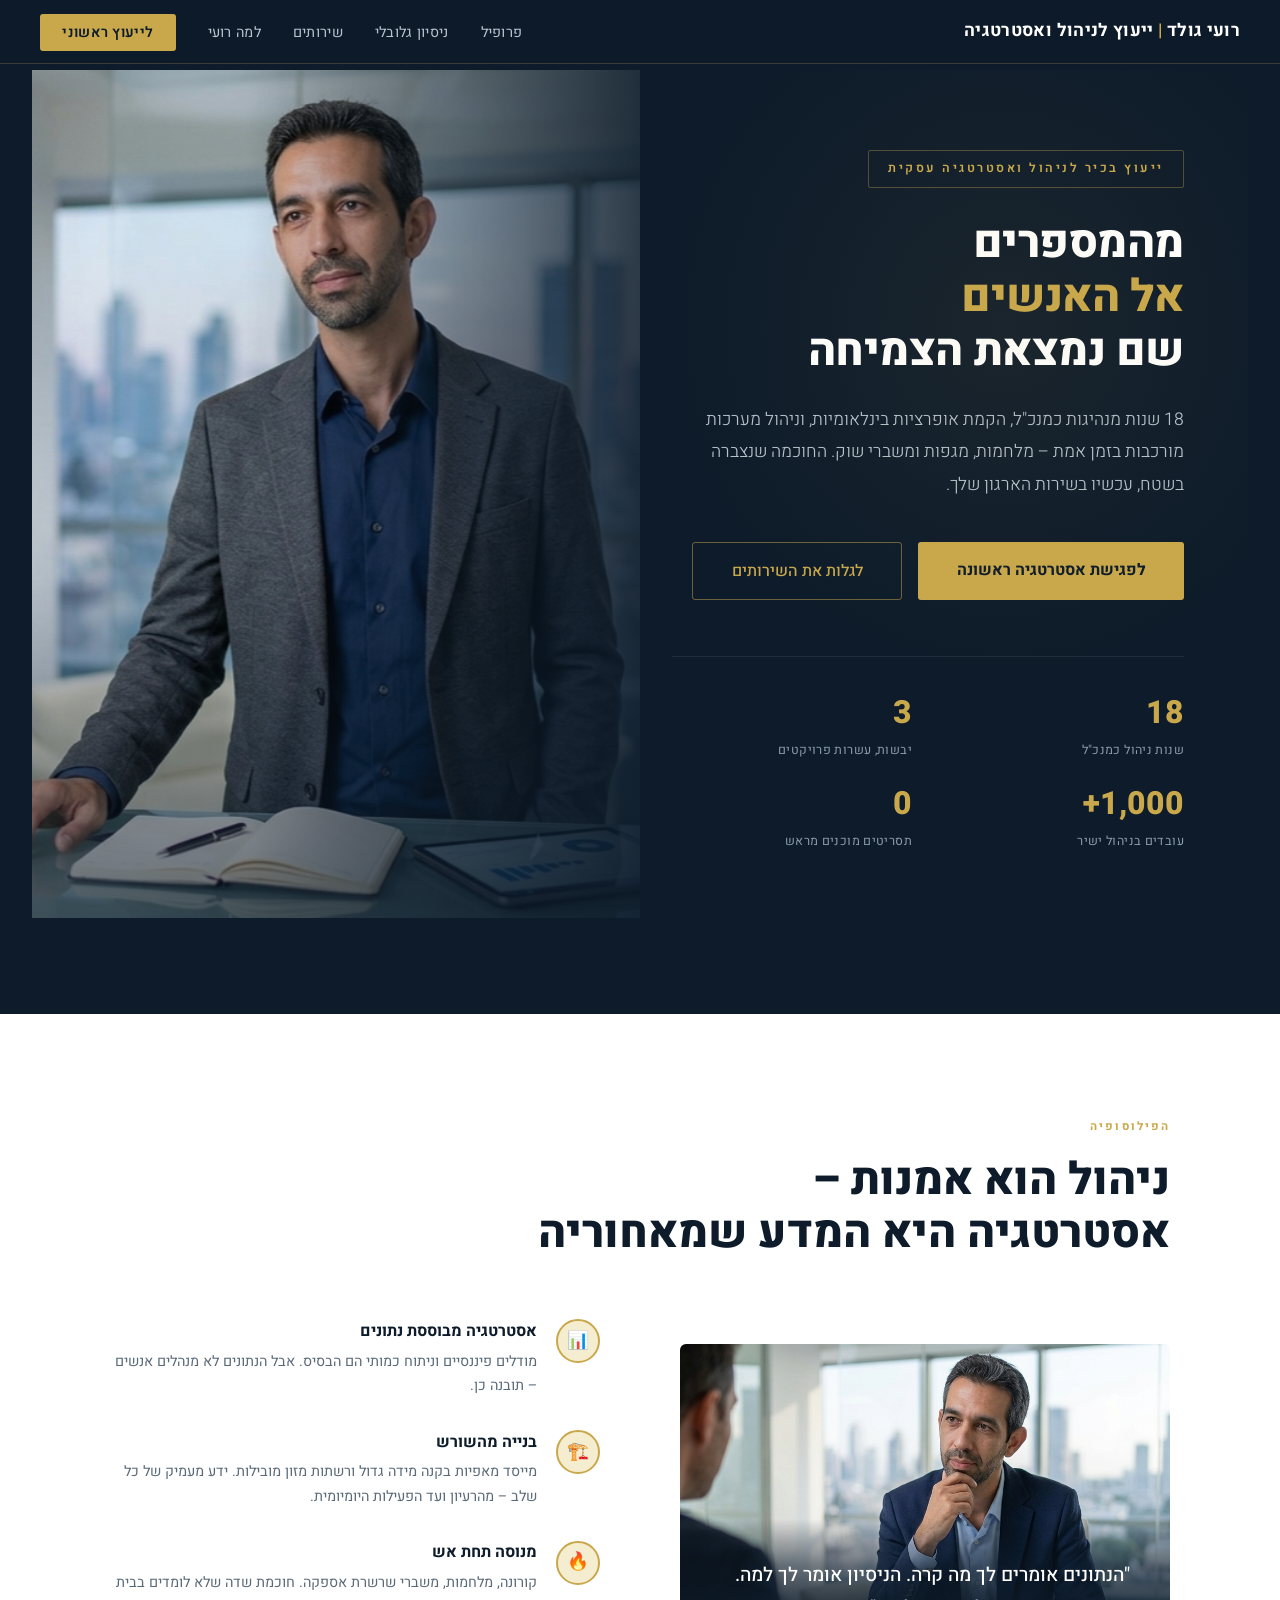
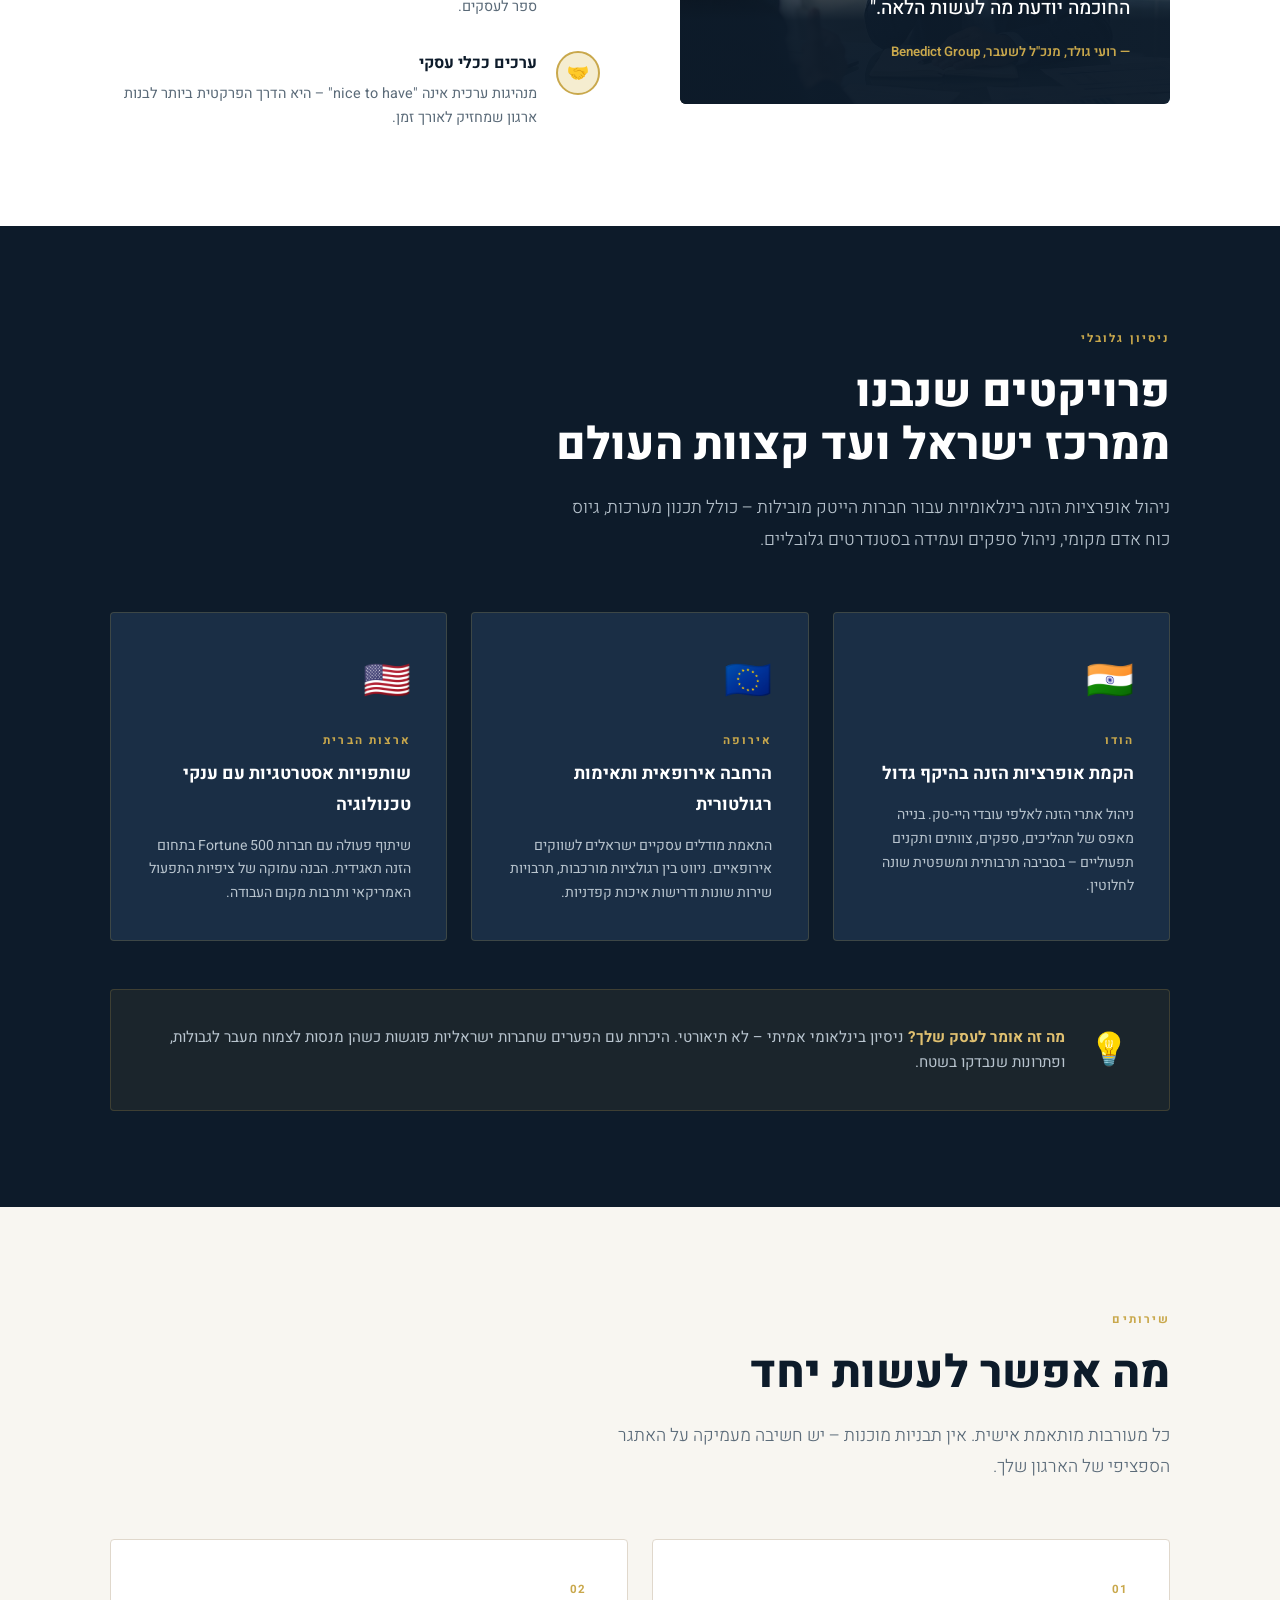
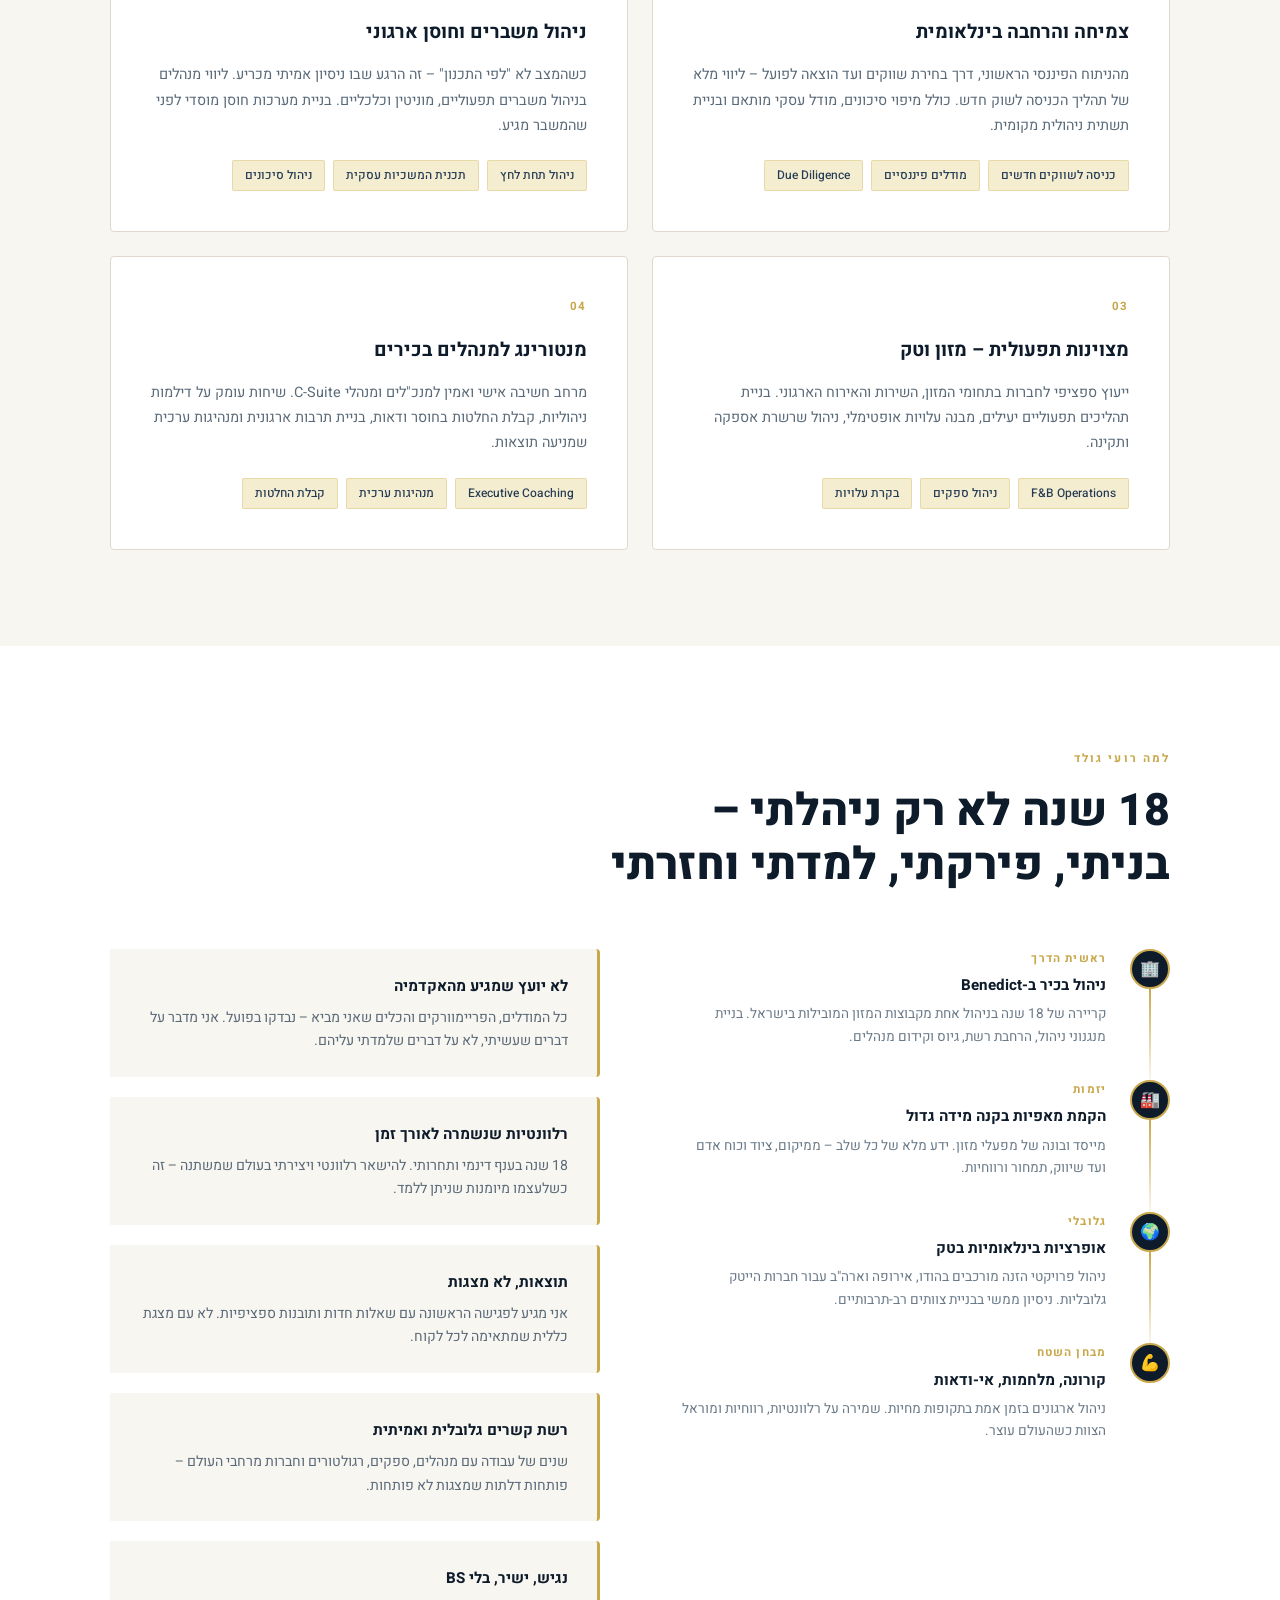
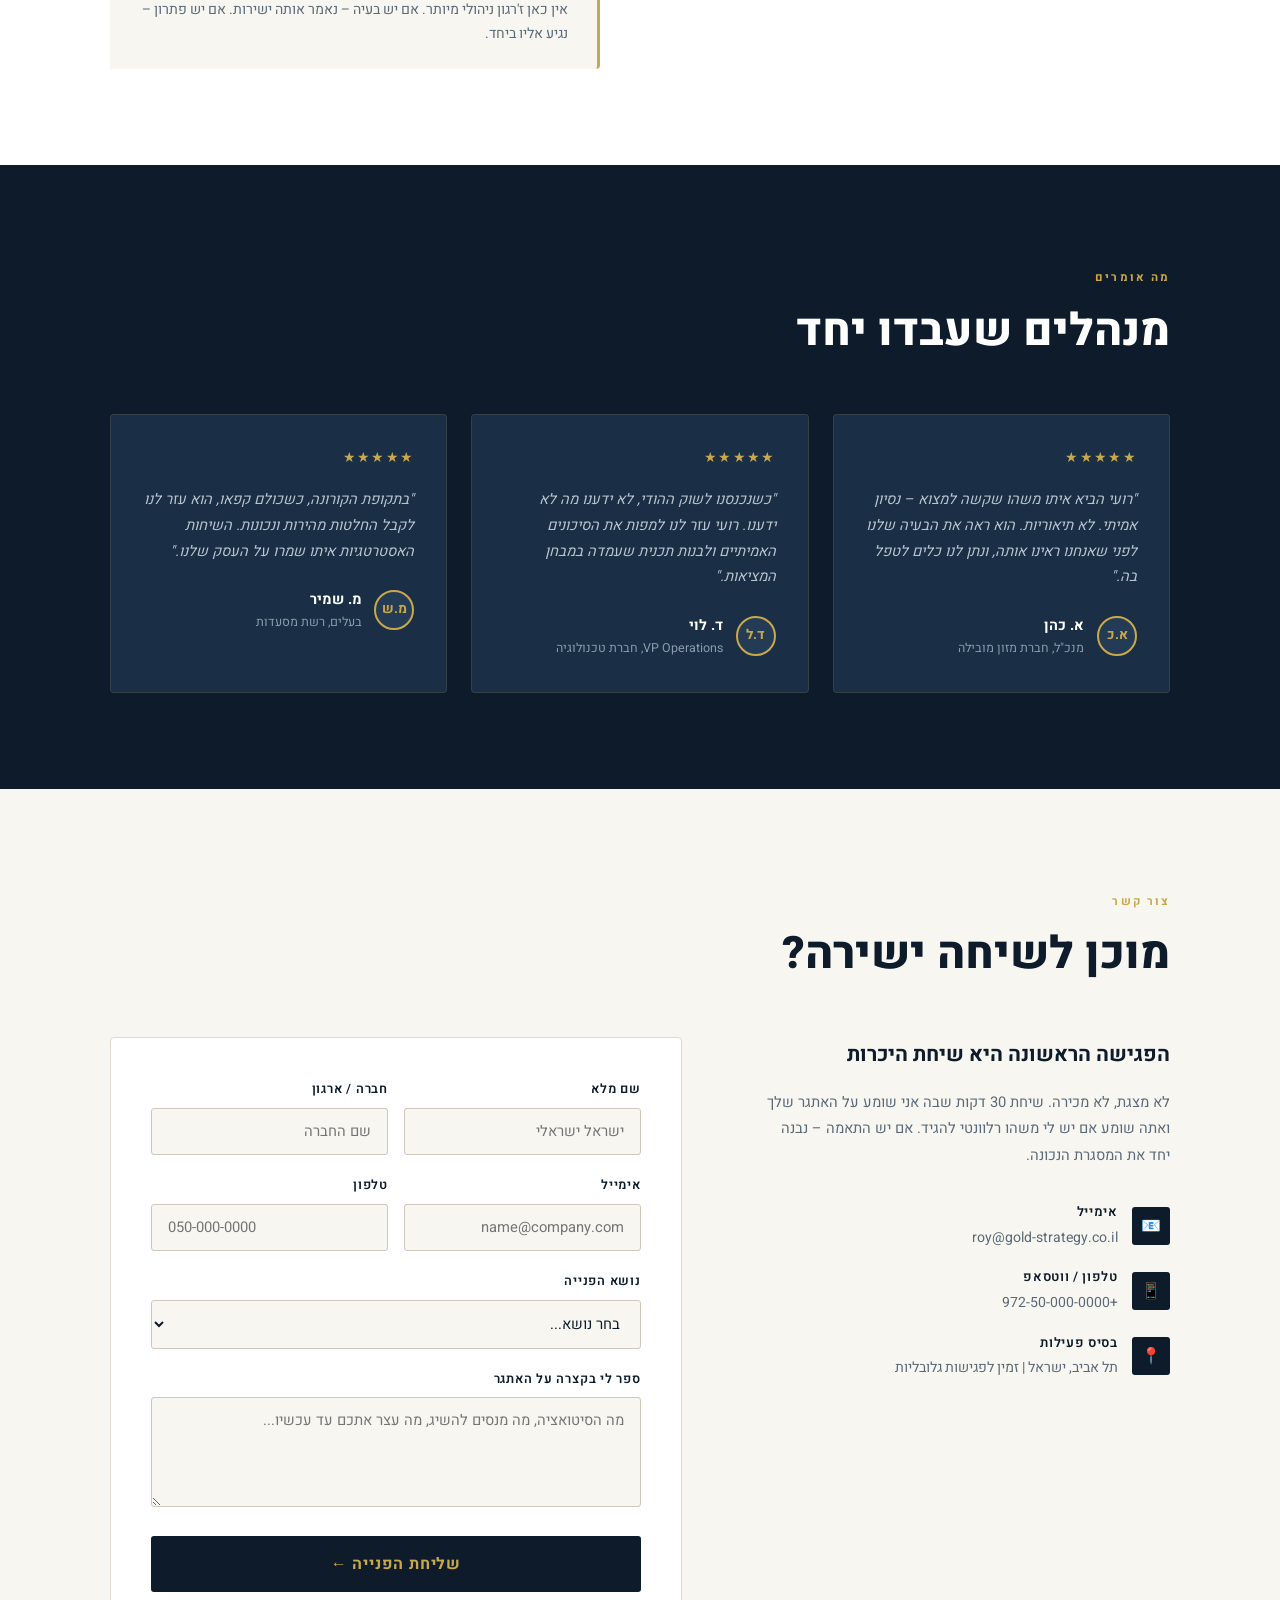
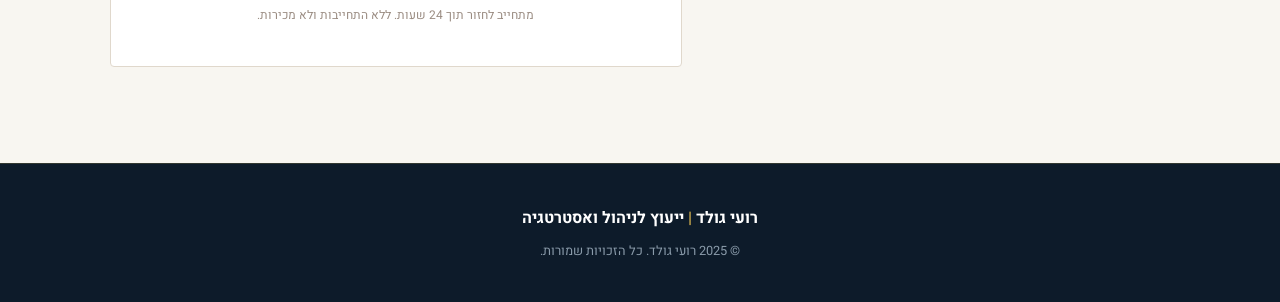
<file: roy-gold.html>
<!DOCTYPE html>
<html lang="he" dir="rtl">
<head>
  <meta charset="UTF-8" />
  <meta name="viewport" content="width=device-width, initial-scale=1.0" />
  <title>רועי גולד – ייעוץ לניהול ואסטרטגיה</title>
  <meta name="description" content="רועי גולד – מנכ&quot;ל בכיר עם 18 שנות ניסיון בתחום המזון והאירוח, מומחה לניהול משברים, הרחבה בינלאומית ואסטרטגיה עסקית מבוססת נתונים." />
  <link rel="preconnect" href="https://fonts.googleapis.com" />
  <link rel="preconnect" href="https://fonts.gstatic.com" crossorigin />
  <link href="https://fonts.googleapis.com/css2?family=Heebo:wght@300;400;500;600;700;800;900&display=swap" rel="stylesheet" />
  <style>
    *, *::before, *::after { box-sizing: border-box; margin: 0; padding: 0; }

    :root {
      --navy:       #0D1B2A;
      --navy-mid:   #1A2E45;
      --navy-light: #243B55;
      --gold:       #C9A84C;
      --gold-light: #E0C070;
      --gold-pale:  #F5EDD0;
      --offwhite:   #F8F6F1;
      --white:      #FFFFFF;
      --text-light: #B8C4CE;
      --text-mid:   #8A9BAA;
      --accent:     #2A6496;
    }

    html { scroll-behavior: smooth; }

    body {
      font-family: 'Heebo', sans-serif;
      background: var(--offwhite);
      color: var(--navy);
      line-height: 1.75;
      font-size: 17px;
    }

    /* ── NAV ── */
    nav {
      position: fixed; top: 0; right: 0; left: 0; z-index: 100;
      background: rgba(13,27,42,0.96);
      backdrop-filter: blur(10px);
      padding: 1rem 2.5rem;
      display: flex; justify-content: space-between; align-items: center;
      border-bottom: 1px solid rgba(201,168,76,0.25);
    }
    .nav-logo {
      font-size: 1.1rem;
      font-weight: 700;
      color: var(--white);
      letter-spacing: 0.02em;
    }
    .nav-logo span { color: var(--gold); }
    .nav-links { display: flex; gap: 2rem; list-style: none; }
    .nav-links a {
      color: var(--text-light);
      text-decoration: none;
      font-size: 0.9rem;
      font-weight: 400;
      transition: color 0.2s;
      letter-spacing: 0.02em;
    }
    .nav-links a:hover { color: var(--gold); }
    .nav-cta {
      background: var(--gold);
      color: var(--navy) !important;
      padding: 0.5rem 1.4rem;
      border-radius: 3px;
      font-weight: 600 !important;
      transition: background 0.2s !important;
    }
    .nav-cta:hover { background: var(--gold-light) !important; color: var(--navy) !important; }

    /* ── HERO ── */
    .hero {
      min-height: 100vh;
      background: var(--navy);
      display: grid;
      grid-template-columns: 1fr 1fr;
      padding-top: 70px;
      position: relative;
      overflow: hidden;
    }
    .hero-text-col {
      display: flex;
      flex-direction: column;
      justify-content: center;
      padding: 5rem 4rem 4rem 2rem;
      position: relative;
      z-index: 1;
    }
    .hero-text-col::before {
      content: '';
      position: absolute; inset: 0;
      background: radial-gradient(ellipse 80% 60% at 60% 30%, rgba(201,168,76,0.07) 0%, transparent 70%);
      pointer-events: none;
    }
    .hero-image-col {
      position: relative;
      overflow: hidden;
    }
    .hero-image-col img {
      width: 100%;
      height: 100%;
      object-fit: cover;
      object-position: center top;
      display: block;
    }
    .hero-image-col::after {
      content: '';
      position: absolute; inset: 0;
      background: linear-gradient(to right, transparent 35%, rgba(13,27,42,0.85) 100%),
                  linear-gradient(to top, rgba(13,27,42,0.6) 0%, transparent 40%);
    }
    .hero-eyebrow {
      display: inline-block;
      font-size: 0.78rem;
      font-weight: 600;
      letter-spacing: 0.2em;
      text-transform: uppercase;
      color: var(--gold);
      margin-bottom: 1.8rem;
      border: 1px solid rgba(201,168,76,0.35);
      padding: 0.45rem 1.2rem;
      border-radius: 2px;
      width: fit-content;
    }
    .hero h1 {
      font-size: clamp(2.2rem, 3.5vw, 3.4rem);
      font-weight: 800;
      color: var(--white);
      line-height: 1.2;
      margin-bottom: 1.6rem;
      letter-spacing: -0.01em;
    }
    .hero h1 .gold { color: var(--gold); }
    .hero-sub {
      font-size: clamp(0.95rem, 1.5vw, 1.1rem);
      color: var(--text-light);
      margin-bottom: 2.5rem;
      font-weight: 300;
      line-height: 1.85;
      max-width: 480px;
    }
    .hero-cta-group { display: flex; gap: 1rem; flex-wrap: wrap; }
    .btn-primary {
      background: var(--gold);
      color: var(--navy);
      padding: 0.9rem 2.4rem;
      border-radius: 3px;
      font-weight: 700;
      font-size: 1rem;
      text-decoration: none;
      transition: background 0.2s, transform 0.15s;
      display: inline-block;
    }
    .btn-primary:hover { background: var(--gold-light); transform: translateY(-1px); }
    .btn-ghost {
      border: 1px solid rgba(201,168,76,0.5);
      color: var(--gold);
      padding: 0.9rem 2.4rem;
      border-radius: 3px;
      font-weight: 500;
      font-size: 1rem;
      text-decoration: none;
      transition: border-color 0.2s, color 0.2s, transform 0.15s;
      display: inline-block;
    }
    .btn-ghost:hover { border-color: var(--gold); color: var(--gold-light); transform: translateY(-1px); }
    .hero-stats {
      display: grid;
      grid-template-columns: 1fr 1fr;
      gap: 1.5rem 2rem;
      margin-top: 3.5rem;
      padding-top: 2.5rem;
      border-top: 1px solid rgba(255,255,255,0.08);
    }
    .stat-item {}
    .stat-num {
      font-size: 2rem;
      font-weight: 800;
      color: var(--gold);
      display: block;
      line-height: 1;
      margin-bottom: 0.3rem;
    }
    .stat-label {
      font-size: 0.78rem;
      color: var(--text-mid);
      font-weight: 400;
      letter-spacing: 0.03em;
    }

    /* ── SECTIONS COMMON ── */
    section { padding: 6rem 2rem; }
    .container { max-width: 1060px; margin: 0 auto; }
    .section-tag {
      display: inline-block;
      font-size: 0.72rem;
      font-weight: 700;
      letter-spacing: 0.18em;
      text-transform: uppercase;
      color: var(--gold);
      margin-bottom: 1rem;
    }
    .section-title {
      font-size: clamp(1.8rem, 3.5vw, 2.8rem);
      font-weight: 800;
      line-height: 1.2;
      color: var(--navy);
      margin-bottom: 1.2rem;
    }
    .section-title.light { color: var(--white); }
    .section-lead {
      font-size: 1.1rem;
      color: #5A6A78;
      max-width: 600px;
      line-height: 1.8;
      font-weight: 300;
    }
    .section-lead.light { color: var(--text-light); }

    /* ── PHILOSOPHY ── */
    .philosophy { background: var(--white); }
    .philosophy-grid {
      display: grid;
      grid-template-columns: 1fr 1fr;
      gap: 5rem;
      align-items: center;
      margin-top: 3.5rem;
    }
    .philosophy-quote {
      position: relative;
      border-radius: 6px;
      overflow: hidden;
      min-height: 360px;
      display: flex;
      align-items: flex-end;
    }
    .philosophy-quote img {
      position: absolute;
      inset: 0;
      width: 100%;
      height: 100%;
      object-fit: cover;
      object-position: center top;
    }
    .philosophy-quote-overlay {
      position: relative;
      z-index: 1;
      padding: 2.5rem;
      background: linear-gradient(to top, rgba(13,27,42,0.97) 45%, rgba(13,27,42,0.55) 75%, transparent 100%);
      width: 100%;
    }
    .philosophy-quote blockquote {
      font-size: 1.2rem;
      font-weight: 500;
      color: var(--white);
      line-height: 1.7;
    }
    .philosophy-quote cite {
      display: block;
      margin-top: 1rem;
      font-size: 0.83rem;
      color: var(--gold);
      font-style: normal;
      font-weight: 600;
    }
    .philosophy-points { display: flex; flex-direction: column; gap: 1.8rem; }
    .philosophy-point { display: flex; gap: 1.2rem; align-items: flex-start; }
    .point-icon {
      width: 44px; height: 44px;
      border-radius: 50%;
      background: var(--gold-pale);
      border: 2px solid var(--gold);
      display: flex; align-items: center; justify-content: center;
      font-size: 1.1rem;
      flex-shrink: 0;
      margin-top: 0.15rem;
    }
    .point-text h4 {
      font-size: 1rem;
      font-weight: 700;
      color: var(--navy);
      margin-bottom: 0.3rem;
    }
    .point-text p {
      font-size: 0.9rem;
      color: #5A6A78;
      line-height: 1.7;
    }

    /* ── GLOBAL SCALE ── */
    .global { background: var(--navy); }
    .global-header { margin-bottom: 3.5rem; }
    .globe-grid {
      display: grid;
      grid-template-columns: repeat(3, 1fr);
      gap: 1.5rem;
    }
    .globe-card {
      background: var(--navy-mid);
      border: 1px solid rgba(201,168,76,0.2);
      border-radius: 4px;
      padding: 2.2rem;
      transition: border-color 0.3s, transform 0.3s;
    }
    .globe-card:hover { border-color: var(--gold); transform: translateY(-4px); }
    .globe-flag {
      font-size: 2.4rem;
      margin-bottom: 1rem;
      display: block;
    }
    .globe-country {
      font-size: 0.72rem;
      font-weight: 700;
      letter-spacing: 0.18em;
      text-transform: uppercase;
      color: var(--gold);
      margin-bottom: 0.5rem;
    }
    .globe-card h3 {
      font-size: 1.1rem;
      font-weight: 700;
      color: var(--white);
      margin-bottom: 0.8rem;
    }
    .globe-card p {
      font-size: 0.88rem;
      color: var(--text-light);
      line-height: 1.7;
    }
    .global-bottom {
      margin-top: 3rem;
      padding: 2rem 2.5rem;
      background: rgba(201,168,76,0.08);
      border: 1px solid rgba(201,168,76,0.2);
      border-radius: 4px;
      display: flex;
      align-items: center;
      gap: 1.5rem;
    }
    .global-bottom-icon { font-size: 2rem; flex-shrink: 0; }
    .global-bottom p {
      color: var(--text-light);
      font-size: 0.95rem;
      line-height: 1.7;
    }
    .global-bottom strong { color: var(--gold-light); }

    /* ── SERVICES ── */
    .services { background: var(--offwhite); }
    .services-grid {
      display: grid;
      grid-template-columns: repeat(2, 1fr);
      gap: 1.5rem;
      margin-top: 3.5rem;
    }
    .service-card {
      background: var(--white);
      border: 1px solid #E0D8CC;
      border-radius: 4px;
      padding: 2.5rem;
      transition: border-color 0.3s, box-shadow 0.3s, transform 0.3s;
      position: relative;
      overflow: hidden;
    }
    .service-card::after {
      content: '';
      position: absolute;
      bottom: 0; right: 0; left: 0;
      height: 3px;
      background: var(--gold);
      transform: scaleX(0);
      transition: transform 0.3s;
    }
    .service-card:hover { border-color: transparent; box-shadow: 0 8px 32px rgba(13,27,42,0.1); transform: translateY(-3px); }
    .service-card:hover::after { transform: scaleX(1); }
    .service-num {
      font-size: 0.72rem;
      font-weight: 700;
      letter-spacing: 0.15em;
      color: var(--gold);
      margin-bottom: 1rem;
    }
    .service-card h3 {
      font-size: 1.2rem;
      font-weight: 700;
      color: var(--navy);
      margin-bottom: 0.8rem;
    }
    .service-card p {
      font-size: 0.9rem;
      color: #5A6A78;
      line-height: 1.75;
      margin-bottom: 1.4rem;
    }
    .service-tags { display: flex; flex-wrap: wrap; gap: 0.5rem; }
    .service-tag {
      font-size: 0.75rem;
      color: var(--navy-light);
      background: var(--gold-pale);
      border: 1px solid rgba(201,168,76,0.3);
      padding: 0.25rem 0.75rem;
      border-radius: 2px;
      font-weight: 500;
    }

    /* ── WHY ME ── */
    .why { background: var(--white); }
    .why-grid {
      display: grid;
      grid-template-columns: 1fr 1fr;
      gap: 5rem;
      align-items: start;
      margin-top: 3.5rem;
    }
    .why-left {}
    .timeline { display: flex; flex-direction: column; gap: 0; }
    .timeline-item {
      display: flex;
      gap: 1.5rem;
      padding-bottom: 2rem;
      position: relative;
    }
    .timeline-item:not(:last-child)::after {
      content: '';
      position: absolute;
      right: 19px;
      top: 40px;
      bottom: 0;
      width: 2px;
      background: linear-gradient(to bottom, var(--gold), rgba(201,168,76,0.1));
    }
    .timeline-dot {
      width: 40px; height: 40px;
      border-radius: 50%;
      background: var(--navy);
      border: 2px solid var(--gold);
      display: flex; align-items: center; justify-content: center;
      flex-shrink: 0;
      font-size: 1rem;
      position: relative;
      z-index: 1;
    }
    .timeline-content {}
    .timeline-year {
      font-size: 0.72rem;
      font-weight: 700;
      letter-spacing: 0.1em;
      color: var(--gold);
      margin-bottom: 0.2rem;
    }
    .timeline-content h4 {
      font-size: 0.95rem;
      font-weight: 700;
      color: var(--navy);
      margin-bottom: 0.3rem;
    }
    .timeline-content p {
      font-size: 0.85rem;
      color: #6A7A88;
      line-height: 1.65;
    }
    .why-right { display: flex; flex-direction: column; gap: 1.2rem; }
    .why-card {
      background: var(--offwhite);
      border-right: 3px solid var(--gold);
      padding: 1.5rem 1.8rem;
      border-radius: 0 4px 4px 0;
    }
    .why-card h4 {
      font-size: 0.95rem;
      font-weight: 700;
      color: var(--navy);
      margin-bottom: 0.4rem;
    }
    .why-card p {
      font-size: 0.88rem;
      color: #5A6A78;
      line-height: 1.7;
    }

    /* ── TESTIMONIALS ── */
    .testimonials { background: var(--navy); }
    .testimonials-grid {
      display: grid;
      grid-template-columns: repeat(3, 1fr);
      gap: 1.5rem;
      margin-top: 3.5rem;
    }
    .testimonial-card {
      background: var(--navy-mid);
      border: 1px solid rgba(201,168,76,0.15);
      border-radius: 4px;
      padding: 2rem;
    }
    .testimonial-stars {
      color: var(--gold);
      font-size: 0.85rem;
      margin-bottom: 1rem;
      letter-spacing: 0.1em;
    }
    .testimonial-text {
      font-size: 0.92rem;
      color: var(--text-light);
      line-height: 1.75;
      margin-bottom: 1.4rem;
      font-style: italic;
    }
    .testimonial-author {
      display: flex;
      align-items: center;
      gap: 0.8rem;
    }
    .testimonial-avatar {
      width: 40px; height: 40px;
      border-radius: 50%;
      background: var(--navy-light);
      border: 2px solid var(--gold);
      display: flex; align-items: center; justify-content: center;
      font-size: 0.85rem;
      font-weight: 700;
      color: var(--gold);
    }
    .testimonial-name {
      font-size: 0.9rem;
      font-weight: 700;
      color: var(--white);
    }
    .testimonial-role {
      font-size: 0.78rem;
      color: var(--text-mid);
    }

    /* ── CONTACT ── */
    .contact { background: var(--offwhite); }
    .contact-grid {
      display: grid;
      grid-template-columns: 1fr 1.4fr;
      gap: 5rem;
      align-items: start;
      margin-top: 3.5rem;
    }
    .contact-info {}
    .contact-info h3 {
      font-size: 1.3rem;
      font-weight: 700;
      color: var(--navy);
      margin-bottom: 1rem;
    }
    .contact-info p {
      font-size: 0.92rem;
      color: #5A6A78;
      line-height: 1.8;
      margin-bottom: 2rem;
    }
    .contact-details { display: flex; flex-direction: column; gap: 1rem; }
    .contact-detail {
      display: flex;
      align-items: center;
      gap: 0.9rem;
    }
    .contact-detail-icon {
      width: 38px; height: 38px;
      background: var(--navy);
      border-radius: 3px;
      display: flex; align-items: center; justify-content: center;
      font-size: 1rem;
      flex-shrink: 0;
    }
    .contact-detail-text {
      font-size: 0.88rem;
      color: #5A6A78;
    }
    .contact-detail-text strong {
      display: block;
      color: var(--navy);
      font-weight: 600;
      font-size: 0.82rem;
      letter-spacing: 0.05em;
      margin-bottom: 0.1rem;
    }
    .contact-form {
      background: var(--white);
      border: 1px solid #E0D8CC;
      border-radius: 4px;
      padding: 2.5rem;
    }
    .form-row { display: grid; grid-template-columns: 1fr 1fr; gap: 1rem; }
    .form-group { margin-bottom: 1.2rem; }
    .form-group label {
      display: block;
      font-size: 0.8rem;
      font-weight: 600;
      color: var(--navy);
      letter-spacing: 0.06em;
      margin-bottom: 0.45rem;
      text-transform: uppercase;
    }
    .form-group input,
    .form-group select,
    .form-group textarea {
      width: 100%;
      padding: 0.75rem 1rem;
      border: 1px solid #D0C8BC;
      border-radius: 3px;
      font-family: 'Heebo', sans-serif;
      font-size: 0.92rem;
      color: var(--navy);
      background: var(--offwhite);
      transition: border-color 0.2s;
      outline: none;
    }
    .form-group input:focus,
    .form-group select:focus,
    .form-group textarea:focus { border-color: var(--gold); background: var(--white); }
    .form-group textarea { resize: vertical; min-height: 110px; }
    .form-submit {
      width: 100%;
      background: var(--navy);
      color: var(--gold);
      border: none;
      padding: 1rem;
      font-family: 'Heebo', sans-serif;
      font-size: 1rem;
      font-weight: 700;
      letter-spacing: 0.05em;
      border-radius: 3px;
      cursor: pointer;
      transition: background 0.2s, color 0.2s;
    }
    .form-submit:hover { background: var(--gold); color: var(--navy); }
    .form-note {
      font-size: 0.75rem;
      color: #9A8C82;
      text-align: center;
      margin-top: 0.8rem;
    }

    /* ── FOOTER ── */
    footer {
      background: var(--navy);
      padding: 2.5rem;
      text-align: center;
      border-top: 1px solid rgba(201,168,76,0.2);
    }
    .footer-logo {
      font-size: 1rem;
      font-weight: 700;
      color: var(--white);
      margin-bottom: 0.5rem;
    }
    .footer-logo span { color: var(--gold); }
    footer p {
      font-size: 0.8rem;
      color: var(--text-mid);
    }

    /* ── RESPONSIVE ── */
    @media (max-width: 900px) {
      .hero { grid-template-columns: 1fr; padding-top: 70px; }
      .hero-image-col { height: 55vw; order: -1; }
      .hero-image-col::after {
        background: linear-gradient(to top, rgba(13,27,42,0.9) 0%, transparent 60%);
      }
      .hero-text-col { padding: 2.5rem 1.5rem 3rem; }
      .hero-stats { grid-template-columns: 1fr 1fr; }
      .philosophy-grid,
      .why-grid,
      .contact-grid { grid-template-columns: 1fr; gap: 2.5rem; }
      .philosophy-quote { min-height: 280px; }
      .globe-grid { grid-template-columns: 1fr; }
      .services-grid { grid-template-columns: 1fr; }
      .testimonials-grid { grid-template-columns: 1fr; }
      .form-row { grid-template-columns: 1fr; }
      .nav-links { display: none; }
    }
  </style>
</head>
<body>

<!-- NAV -->
<nav>
  <div class="nav-logo">רועי גולד <span>|</span> ייעוץ לניהול ואסטרטגיה</div>
  <ul class="nav-links">
    <li><a href="#about">פרופיל</a></li>
    <li><a href="#global">ניסיון גלובלי</a></li>
    <li><a href="#services">שירותים</a></li>
    <li><a href="#why">למה רועי</a></li>
    <li><a href="#contact" class="nav-cta">לייעוץ ראשוני</a></li>
  </ul>
</nav>

<!-- HERO -->
<section class="hero" id="hero">
  <div class="hero-text-col">
    <div class="hero-eyebrow">ייעוץ בכיר לניהול ואסטרטגיה עסקית</div>
    <h1>
      מהמספרים<br />
      <span class="gold">אל האנשים</span><br />
      שם נמצאת הצמיחה
    </h1>
    <p class="hero-sub">
      18 שנות מנהיגות כמנכ"ל, הקמת אופרציות בינלאומיות, וניהול מערכות מורכבות בזמן אמת –
      מלחמות, מגפות ומשברי שוק. החוכמה שנצברה בשטח, עכשיו בשירות הארגון שלך.
    </p>
    <div class="hero-cta-group">
      <a href="#contact" class="btn-primary">לפגישת אסטרטגיה ראשונה</a>
      <a href="#services" class="btn-ghost">לגלות את השירותים</a>
    </div>
    <div class="hero-stats">
      <div class="stat-item">
        <span class="stat-num">18</span>
        <span class="stat-label">שנות ניהול כמנכ"ל</span>
      </div>
      <div class="stat-item">
        <span class="stat-num">3</span>
        <span class="stat-label">יבשות, עשרות פרויקטים</span>
      </div>
      <div class="stat-item">
        <span class="stat-num">1,000+</span>
        <span class="stat-label">עובדים בניהול ישיר</span>
      </div>
      <div class="stat-item">
        <span class="stat-num">0</span>
        <span class="stat-label">תסריטים מוכנים מראש</span>
      </div>
    </div>
  </div>
  <div class="hero-image-col">
    <img src="roy-hero.png" alt="רועי גולד – ייעוץ לניהול ואסטרטגיה" />
  </div>
</section>

<!-- PHILOSOPHY / ABOUT -->
<section class="philosophy" id="about">
  <div class="container">
    <div class="section-tag">הפילוסופיה</div>
    <h2 class="section-title">ניהול הוא אמנות –<br />אסטרטגיה היא המדע שמאחוריה</h2>
    <div class="philosophy-grid">
      <div class="philosophy-quote">
        <img src="roy-consulting.png" alt="רועי גולד בפגישת ייעוץ" />
        <div class="philosophy-quote-overlay">
          <blockquote>
            "הנתונים אומרים לך מה קרה.
            הניסיון אומר לך למה.
            החוכמה יודעת מה לעשות הלאה."
          </blockquote>
          <cite>— רועי גולד, מנכ"ל לשעבר, Benedict Group</cite>
        </div>
      </div>
      <div class="philosophy-points">
        <div class="philosophy-point">
          <div class="point-icon">📊</div>
          <div class="point-text">
            <h4>אסטרטגיה מבוססת נתונים</h4>
            <p>מודלים פיננסיים וניתוח כמותי הם הבסיס. אבל הנתונים לא מנהלים אנשים – תובנה כן.</p>
          </div>
        </div>
        <div class="philosophy-point">
          <div class="point-icon">🏗️</div>
          <div class="point-text">
            <h4>בנייה מהשורש</h4>
            <p>מייסד מאפיות בקנה מידה גדול ורשתות מזון מובילות. ידע מעמיק של כל שלב – מהרעיון ועד הפעילות היומיומית.</p>
          </div>
        </div>
        <div class="philosophy-point">
          <div class="point-icon">🔥</div>
          <div class="point-text">
            <h4>מנוסה תחת אש</h4>
            <p>קורונה, מלחמות, משברי שרשרת אספקה. חוכמת שדה שלא לומדים בבית ספר לעסקים.</p>
          </div>
        </div>
        <div class="philosophy-point">
          <div class="point-icon">🤝</div>
          <div class="point-text">
            <h4>ערכים ככלי עסקי</h4>
            <p>מנהיגות ערכית אינה "nice to have" – היא הדרך הפרקטית ביותר לבנות ארגון שמחזיק לאורך זמן.</p>
          </div>
        </div>
      </div>
    </div>
  </div>
</section>

<!-- GLOBAL SCALE -->
<section class="global" id="global">
  <div class="container">
    <div class="global-header">
      <div class="section-tag">ניסיון גלובלי</div>
      <h2 class="section-title light">פרויקטים שנבנו<br />ממרכז ישראל ועד קצוות העולם</h2>
      <p class="section-lead light">ניהול אופרציות הזנה בינלאומיות עבור חברות הייטק מובילות – כולל תכנון מערכות, גיוס כוח אדם מקומי, ניהול ספקים ועמידה בסטנדרטים גלובליים.</p>
    </div>
    <div class="globe-grid">
      <div class="globe-card">
        <span class="globe-flag">🇮🇳</span>
        <div class="globe-country">הודו</div>
        <h3>הקמת אופרציות הזנה בהיקף גדול</h3>
        <p>ניהול אתרי הזנה לאלפי עובדי היי-טק. בנייה מאפס של תהליכים, ספקים, צוותים ותקנים תפעוליים – בסביבה תרבותית ומשפטית שונה לחלוטין.</p>
      </div>
      <div class="globe-card">
        <span class="globe-flag">🇪🇺</span>
        <div class="globe-country">אירופה</div>
        <h3>הרחבה אירופאית ותאימות רגולטורית</h3>
        <p>התאמת מודלים עסקיים ישראלים לשווקים אירופאיים. ניווט בין רגולציות מורכבות, תרבויות שירות שונות ודרישות איכות קפדניות.</p>
      </div>
      <div class="globe-card">
        <span class="globe-flag">🇺🇸</span>
        <div class="globe-country">ארצות הברית</div>
        <h3>שותפויות אסטרטגיות עם ענקי טכנולוגיה</h3>
        <p>שיתוף פעולה עם חברות Fortune 500 בתחום הזנה תאגידית. הבנה עמוקה של ציפיות התפעול האמריקאי ותרבות מקום העבודה.</p>
      </div>
    </div>
    <div class="global-bottom">
      <div class="global-bottom-icon">💡</div>
      <p>
        <strong>מה זה אומר לעסק שלך?</strong> ניסיון בינלאומי אמיתי – לא תיאורטי. היכרות עם הפערים שחברות ישראליות פוגשות כשהן מנסות לצמוח מעבר לגבולות, ופתרונות שנבדקו בשטח.
      </p>
    </div>
  </div>
</section>

<!-- SERVICES -->
<section class="services" id="services">
  <div class="container">
    <div class="section-tag">שירותים</div>
    <h2 class="section-title">מה אפשר לעשות יחד</h2>
    <p class="section-lead">כל מעורבות מותאמת אישית. אין תבניות מוכנות – יש חשיבה מעמיקה על האתגר הספציפי של הארגון שלך.</p>
    <div class="services-grid">

      <div class="service-card">
        <div class="service-num">01</div>
        <h3>צמיחה והרחבה בינלאומית</h3>
        <p>מהניתוח הפיננסי הראשוני, דרך בחירת שווקים ועד הוצאה לפועל – ליווי מלא של תהליך הכניסה לשוק חדש. כולל מיפוי סיכונים, מודל עסקי מותאם ובניית תשתית ניהולית מקומית.</p>
        <div class="service-tags">
          <span class="service-tag">כניסה לשווקים חדשים</span>
          <span class="service-tag">מודלים פיננסיים</span>
          <span class="service-tag">Due Diligence</span>
        </div>
      </div>

      <div class="service-card">
        <div class="service-num">02</div>
        <h3>ניהול משברים וחוסן ארגוני</h3>
        <p>כשהמצב לא "לפי התכנון" – זה הרגע שבו ניסיון אמיתי מכריע. ליווי מנהלים בניהול משברים תפעוליים, מוניטין וכלכליים. בניית מערכות חוסן מוסדי לפני שהמשבר מגיע.</p>
        <div class="service-tags">
          <span class="service-tag">ניהול תחת לחץ</span>
          <span class="service-tag">תכנית המשכיות עסקית</span>
          <span class="service-tag">ניהול סיכונים</span>
        </div>
      </div>

      <div class="service-card">
        <div class="service-num">03</div>
        <h3>מצוינות תפעולית – מזון וטק</h3>
        <p>ייעוץ ספציפי לחברות בתחומי המזון, השירות והאירוח הארגוני. בניית תהליכים תפעוליים יעילים, מבנה עלויות אופטימלי, ניהול שרשרת אספקה ותקינה.</p>
        <div class="service-tags">
          <span class="service-tag">F&B Operations</span>
          <span class="service-tag">ניהול ספקים</span>
          <span class="service-tag">בקרת עלויות</span>
        </div>
      </div>

      <div class="service-card">
        <div class="service-num">04</div>
        <h3>מנטורינג למנהלים בכירים</h3>
        <p>מרחב חשיבה אישי ואמין למנכ"לים ומנהלי C-Suite. שיחות עומק על דילמות ניהוליות, קבלת החלטות בחוסר ודאות, בניית תרבות ארגונית ומנהיגות ערכית שמניעה תוצאות.</p>
        <div class="service-tags">
          <span class="service-tag">Executive Coaching</span>
          <span class="service-tag">מנהיגות ערכית</span>
          <span class="service-tag">קבלת החלטות</span>
        </div>
      </div>

    </div>
  </div>
</section>

<!-- WHY ME -->
<section class="why" id="why">
  <div class="container">
    <div class="section-tag">למה רועי גולד</div>
    <h2 class="section-title">18 שנה לא רק ניהלתי –<br />בניתי, פירקתי, למדתי וחזרתי</h2>
    <div class="why-grid">
      <div class="why-left">
        <div class="timeline">
          <div class="timeline-item">
            <div class="timeline-dot">🏢</div>
            <div class="timeline-content">
              <div class="timeline-year">ראשית הדרך</div>
              <h4>ניהול בכיר ב-Benedict</h4>
              <p>קריירה של 18 שנה בניהול אחת מקבוצות המזון המובילות בישראל. בניית מנגנוני ניהול, הרחבת רשת, גיוס וקידום מנהלים.</p>
            </div>
          </div>
          <div class="timeline-item">
            <div class="timeline-dot">🏭</div>
            <div class="timeline-content">
              <div class="timeline-year">יזמות</div>
              <h4>הקמת מאפיות בקנה מידה גדול</h4>
              <p>מייסד ובונה של מפעלי מזון. ידע מלא של כל שלב – ממיקום, ציוד וכוח אדם ועד שיווק, תמחור ורווחיות.</p>
            </div>
          </div>
          <div class="timeline-item">
            <div class="timeline-dot">🌍</div>
            <div class="timeline-content">
              <div class="timeline-year">גלובלי</div>
              <h4>אופרציות בינלאומיות בטק</h4>
              <p>ניהול פרויקטי הזנה מורכבים בהודו, אירופה וארה"ב עבור חברות הייטק גלובליות. ניסיון ממשי בבניית צוותים רב-תרבותיים.</p>
            </div>
          </div>
          <div class="timeline-item">
            <div class="timeline-dot">💪</div>
            <div class="timeline-content">
              <div class="timeline-year">מבחן השטח</div>
              <h4>קורונה, מלחמות, אי-ודאות</h4>
              <p>ניהול ארגונים בזמן אמת בתקופות מחיות. שמירה על רלוונטיות, רווחיות ומוראל הצוות כשהעולם עוצר.</p>
            </div>
          </div>
        </div>
      </div>
      <div class="why-right">
        <div class="why-card">
          <h4>לא יועץ שמגיע מהאקדמיה</h4>
          <p>כל המודלים, הפריימוורקים והכלים שאני מביא – נבדקו בפועל. אני מדבר על דברים שעשיתי, לא על דברים שלמדתי עליהם.</p>
        </div>
        <div class="why-card">
          <h4>רלוונטיות שנשמרה לאורך זמן</h4>
          <p>18 שנה בענף דינמי ותחרותי. להישאר רלוונטי ויצירתי בעולם שמשתנה – זה כשלעצמו מיומנות שניתן ללמד.</p>
        </div>
        <div class="why-card">
          <h4>תוצאות, לא מצגות</h4>
          <p>אני מגיע לפגישה הראשונה עם שאלות חדות ותובנות ספציפיות. לא עם מצגת כללית שמתאימה לכל לקוח.</p>
        </div>
        <div class="why-card">
          <h4>רשת קשרים גלובלית ואמיתית</h4>
          <p>שנים של עבודה עם מנהלים, ספקים, רגולטורים וחברות מרחבי העולם – פותחות דלתות שמצגות לא פותחות.</p>
        </div>
        <div class="why-card">
          <h4>נגיש, ישיר, בלי BS</h4>
          <p>אין כאן ז'רגון ניהולי מיותר. אם יש בעיה – נאמר אותה ישירות. אם יש פתרון – נגיע אליו ביחד.</p>
        </div>
      </div>
    </div>
  </div>
</section>

<!-- TESTIMONIALS -->
<section class="testimonials" id="testimonials">
  <div class="container">
    <div class="section-tag">מה אומרים</div>
    <h2 class="section-title light">מנהלים שעבדו יחד</h2>
    <div class="testimonials-grid">
      <div class="testimonial-card">
        <div class="testimonial-stars">★★★★★</div>
        <p class="testimonial-text">"רועי הביא איתו משהו שקשה למצוא – נסיון אמיתי. לא תיאוריות. הוא ראה את הבעיה שלנו לפני שאנחנו ראינו אותה, ונתן לנו כלים לטפל בה."</p>
        <div class="testimonial-author">
          <div class="testimonial-avatar">א.כ</div>
          <div>
            <div class="testimonial-name">א. כהן</div>
            <div class="testimonial-role">מנכ"ל, חברת מזון מובילה</div>
          </div>
        </div>
      </div>
      <div class="testimonial-card">
        <div class="testimonial-stars">★★★★★</div>
        <p class="testimonial-text">"כשנכנסנו לשוק ההודי, לא ידענו מה לא ידענו. רועי עזר לנו למפות את הסיכונים האמיתיים ולבנות תכנית שעמדה במבחן המציאות."</p>
        <div class="testimonial-author">
          <div class="testimonial-avatar">ד.ל</div>
          <div>
            <div class="testimonial-name">ד. לוי</div>
            <div class="testimonial-role">VP Operations, חברת טכנולוגיה</div>
          </div>
        </div>
      </div>
      <div class="testimonial-card">
        <div class="testimonial-stars">★★★★★</div>
        <p class="testimonial-text">"בתקופת הקורונה, כשכולם קפאו, הוא עזר לנו לקבל החלטות מהירות ונכונות. השיחות האסטרטגיות איתו שמרו על העסק שלנו."</p>
        <div class="testimonial-author">
          <div class="testimonial-avatar">מ.ש</div>
          <div>
            <div class="testimonial-name">מ. שמיר</div>
            <div class="testimonial-role">בעלים, רשת מסעדות</div>
          </div>
        </div>
      </div>
    </div>
  </div>
</section>

<!-- CONTACT -->
<section class="contact" id="contact">
  <div class="container">
    <div class="section-tag">צור קשר</div>
    <h2 class="section-title">מוכן לשיחה ישירה?</h2>
    <div class="contact-grid">
      <div class="contact-info">
        <h3>הפגישה הראשונה היא שיחת היכרות</h3>
        <p>
          לא מצגת, לא מכירה. שיחת 30 דקות שבה אני שומע על האתגר שלך ואתה שומע אם יש לי משהו רלוונטי להגיד.
          אם יש התאמה – נבנה יחד את המסגרת הנכונה.
        </p>
        <div class="contact-details">
          <div class="contact-detail">
            <div class="contact-detail-icon">📧</div>
            <div class="contact-detail-text">
              <strong>אימייל</strong>
              roy@gold-strategy.co.il
            </div>
          </div>
          <div class="contact-detail">
            <div class="contact-detail-icon">📱</div>
            <div class="contact-detail-text">
              <strong>טלפון / ווטסאפ</strong>
              +972-50-000-0000
            </div>
          </div>
          <div class="contact-detail">
            <div class="contact-detail-icon">📍</div>
            <div class="contact-detail-text">
              <strong>בסיס פעילות</strong>
              תל אביב, ישראל | זמין לפגישות גלובליות
            </div>
          </div>
        </div>
      </div>
      <div class="contact-form">
        <form>
          <div class="form-row">
            <div class="form-group">
              <label for="name">שם מלא</label>
              <input type="text" id="name" placeholder="ישראל ישראלי" />
            </div>
            <div class="form-group">
              <label for="company">חברה / ארגון</label>
              <input type="text" id="company" placeholder="שם החברה" />
            </div>
          </div>
          <div class="form-row">
            <div class="form-group">
              <label for="email">אימייל</label>
              <input type="email" id="email" placeholder="name@company.com" />
            </div>
            <div class="form-group">
              <label for="phone">טלפון</label>
              <input type="tel" id="phone" placeholder="050-000-0000" />
            </div>
          </div>
          <div class="form-group">
            <label for="topic">נושא הפנייה</label>
            <select id="topic">
              <option value="">בחר נושא...</option>
              <option>צמיחה והרחבה בינלאומית</option>
              <option>ניהול משבר</option>
              <option>מצוינות תפעולית</option>
              <option>מנטורינג למנהלים</option>
              <option>אחר</option>
            </select>
          </div>
          <div class="form-group">
            <label for="message">ספר לי בקצרה על האתגר</label>
            <textarea id="message" placeholder="מה הסיטואציה, מה מנסים להשיג, מה עצר אתכם עד עכשיו..."></textarea>
          </div>
          <button type="submit" class="form-submit">שליחת הפנייה ←</button>
          <p class="form-note">מתחייב לחזור תוך 24 שעות. ללא התחייבות ולא מכירות.</p>
        </form>
      </div>
    </div>
  </div>
</section>

<!-- FOOTER -->
<footer>
  <div class="footer-logo">רועי גולד <span>|</span> ייעוץ לניהול ואסטרטגיה</div>
  <p>© 2025 רועי גולד. כל הזכויות שמורות.</p>
</footer>

</body>
</html>
</file>
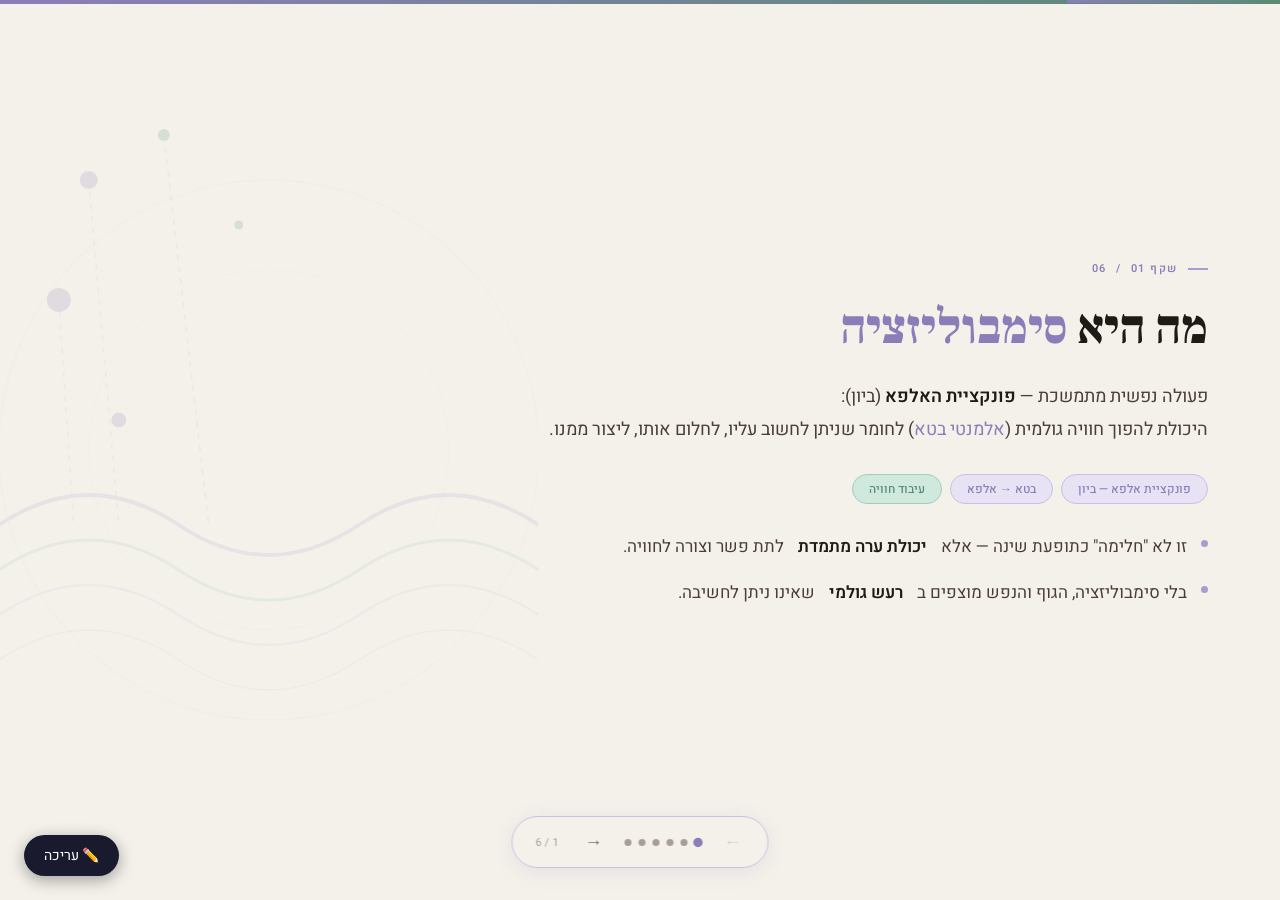
<file: symbolization-deck.html>
<!DOCTYPE html>
<html lang="he" dir="rtl">
<head>
  <meta charset="UTF-8">
  <meta name="viewport" content="width=device-width, initial-scale=1.0">
  <title>יכולת הסימבוליזציה — מ"חלימה" קרוסה ל"השבת נפש"</title>
  <link rel="preconnect" href="https://fonts.googleapis.com">
  <link rel="preconnect" href="https://fonts.gstatic.com" crossorigin>
  <link href="https://fonts.googleapis.com/css2?family=Frank+Ruhl+Libre:wght@400;500;700;900&family=Heebo:wght@300;400;500;600&display=swap" rel="stylesheet">
  <style>
    :root {
      --bg:           #F4F1EB;
      --bg2:          #EAE5DA;
      --bg3:          #E0D9CC;
      --lav:          #8B7DB8;
      --lav-mid:      #A99CCE;
      --lav-light:    #C8BFE4;
      --lav-pale:     #E8E3F4;
      --grn:          #5A8A72;
      --grn-mid:      #7AAF93;
      --grn-light:    #A4CCBA;
      --grn-pale:     #D0E9DF;
      --earth:        #B07848;
      --earth-light:  #D4A870;
      --text:         #1E1A16;
      --text-mid:     #4A3E36;
      --text-soft:    #7A6E66;
      --text-muted:   #A89E96;
      --border:       rgba(139,125,184,.2);
      --r:            18px;
    }

    *, *::before, *::after { box-sizing: border-box; margin: 0; padding: 0; }

    html, body {
      width: 100%; height: 100%;
      font-family: 'Heebo', sans-serif;
      background: var(--bg);
      color: var(--text);
      overflow: hidden;
    }

    /* ── deck ── */
    #deck { width: 100%; height: 100%; position: relative; }

    .slide {
      position: absolute;
      inset: 0;
      display: flex;
      flex-direction: column;
      justify-content: center;
      align-items: flex-start;
      padding: 56px 72px 88px;
      opacity: 0;
      pointer-events: none;
      transform: translateX(36px);
      transition: opacity .5s cubic-bezier(.4,0,.2,1),
                  transform .5s cubic-bezier(.4,0,.2,1);
      overflow: hidden;
    }
    .slide.active  { opacity: 1; pointer-events: auto; transform: translateX(0); }
    .slide.exit    { opacity: 0; transform: translateX(-36px); }

    /* ── slide art (right-side SVG) ── */
    .slide-art {
      position: absolute;
      left: 0;
      top: 0;
      width: 42%;
      height: 100%;
      opacity: .18;
      pointer-events: none;
    }

    /* ── slide number ── */
    .slide-num {
      font-family: 'Heebo', sans-serif;
      font-size: 11px;
      font-weight: 600;
      letter-spacing: .14em;
      color: var(--lav);
      margin-bottom: 22px;
      position: relative;
      z-index: 1;
    }
    .slide-num::before {
      content: '';
      display: inline-block;
      width: 20px;
      height: 2px;
      background: var(--lav-mid);
      vertical-align: middle;
      margin-left: 10px;
    }

    /* ── title (Frank Ruhl Libre) ── */
    .slide h1 {
      font-family: 'Frank Ruhl Libre', serif;
      font-size: clamp(30px, 3.8vw, 54px);
      font-weight: 900;
      line-height: 1.2;
      color: var(--text);
      margin-bottom: 22px;
      max-width: 720px;
      position: relative;
      z-index: 1;
    }
    .slide h1 .lav   { color: var(--lav); }
    .slide h1 .grn   { color: var(--grn); }
    .slide h1 .earth { color: var(--earth); }

    /* ── lead (Heebo) ── */
    .lead {
      font-size: clamp(14px, 1.6vw, 18px);
      font-weight: 400;
      line-height: 1.85;
      color: var(--text-mid);
      max-width: 680px;
      margin-bottom: 28px;
      position: relative;
      z-index: 1;
    }
    .lead strong { color: var(--text); font-weight: 600; }
    .lead em     { color: var(--lav); font-style: normal; }

    /* ── chips ── */
    .chips {
      display: flex; flex-wrap: wrap; gap: 8px;
      margin-bottom: 28px;
      position: relative; z-index: 1;
    }
    .chip {
      background: var(--lav-pale);
      border: 1px solid var(--lav-light);
      border-radius: 999px;
      padding: 5px 16px;
      font-size: 12px;
      color: var(--lav);
      font-weight: 500;
    }
    .chip.grn {
      background: var(--grn-pale);
      border-color: var(--grn-light);
      color: var(--grn);
    }

    /* ── bullets ── */
    .bullets {
      list-style: none;
      display: flex; flex-direction: column; gap: 16px;
      max-width: 700px;
      position: relative; z-index: 1;
    }
    .bullets li {
      display: flex; gap: 14px;
      font-size: clamp(13px, 1.5vw, 17px);
      line-height: 1.75;
      color: var(--text-mid);
    }
    .bullets li::before {
      content: '';
      flex-shrink: 0;
      width: 7px; height: 7px;
      border-radius: 50%;
      background: var(--lav-mid);
      margin-top: 8px;
    }
    .bullets li strong { color: var(--text); font-weight: 600; }
    .bullets li em     { color: var(--grn); font-style: italic; }

    /* ── tri-cards (slide 4) ── */
    .tri {
      display: flex; gap: 18px;
      max-width: 940px;
      position: relative; z-index: 1;
    }
    .tri-card {
      flex: 1;
      background: rgba(255,255,255,.55);
      border: 1px solid var(--border);
      border-radius: var(--r);
      padding: 22px 20px;
      backdrop-filter: blur(4px);
    }
    .tri-card h3 {
      font-family: 'Frank Ruhl Libre', serif;
      font-size: 15px;
      font-weight: 700;
      color: var(--lav);
      margin-bottom: 12px;
    }
    .tri-card p {
      font-size: 14px;
      line-height: 1.75;
      color: var(--text-mid);
    }
    .tri-card p strong { color: var(--text); font-weight: 600; }
    .tri-card p em     { color: var(--grn); font-style: italic; }

    .convergence {
      margin-top: 20px;
      padding: 16px 22px;
      background: rgba(90,138,114,.08);
      border-right: 3px solid var(--grn-mid);
      border-radius: 0 var(--r) var(--r) 0;
      font-size: 14px;
      line-height: 1.75;
      color: var(--text-mid);
      max-width: 800px;
      position: relative; z-index: 1;
    }
    .convergence strong { color: var(--grn); }

    /* ── pull quote (slide 6) ── */
    .pull-quote {
      border-right: 4px solid var(--lav-mid);
      padding: 14px 26px;
      margin: 20px 0;
      font-family: 'Frank Ruhl Libre', serif;
      font-size: clamp(16px, 1.9vw, 22px);
      font-weight: 500;
      line-height: 1.7;
      color: var(--text);
      max-width: 680px;
      font-style: italic;
      position: relative; z-index: 1;
    }

    /* ── decorative top stripe per slide ── */
    .slide::before {
      content: '';
      position: absolute;
      top: 0; right: 0; left: 0;
      height: 4px;
    }
    #s1::before { background: linear-gradient(90deg, var(--lav), var(--grn)); }
    #s2::before { background: linear-gradient(90deg, var(--grn), var(--lav)); }
    #s3::before { background: linear-gradient(90deg, var(--lav), var(--earth)); }
    #s4::before { background: linear-gradient(90deg, var(--earth), var(--grn), var(--lav)); }
    #s5::before { background: linear-gradient(90deg, var(--lav), var(--grn)); }
    #s6::before { background: linear-gradient(90deg, var(--grn), var(--lav)); }

    /* ── nav ── */
    #nav {
      position: fixed;
      bottom: 32px; left: 50%;
      transform: translateX(-50%);
      display: flex; align-items: center; gap: 14px;
      background: rgba(244,241,235,.92);
      border: 1px solid var(--lav-light);
      border-radius: 999px;
      padding: 8px 18px;
      backdrop-filter: blur(10px);
      z-index: 100;
      user-select: none;
      box-shadow: 0 4px 20px rgba(139,125,184,.15);
    }
    #nav button {
      background: none; border: none;
      color: var(--text-soft);
      cursor: pointer; font-size: 18px;
      width: 34px; height: 34px;
      border-radius: 50%;
      display: flex; align-items: center; justify-content: center;
      transition: background .15s, color .15s;
    }
    #nav button:hover { background: var(--lav-pale); color: var(--lav); }
    #nav button:disabled { opacity: .25; cursor: default; }

    #dots { display: flex; gap: 7px; }
    .dot {
      width: 7px; height: 7px; border-radius: 50%;
      background: var(--text-muted); cursor: pointer;
      transition: background .2s, transform .2s;
    }
    .dot.on { background: var(--lav); transform: scale(1.35); }

    #counter {
      font-size: 11px;
      color: var(--text-muted);
      min-width: 32px; text-align: center;
    }

    /* ── progress ── */
    #progress {
      position: fixed; top: 0; right: 0;
      height: 3px;
      background: linear-gradient(90deg, var(--lav), var(--grn));
      transition: width .45s cubic-bezier(.4,0,.2,1);
      z-index: 200;
    }
  </style>
</head>
<body>

<div id="progress"></div>
<div id="deck">

<!-- ══ Slide 1 ══ -->
<section class="slide active" id="s1">
  <svg class="slide-art" viewBox="0 0 400 600" fill="none" xmlns="http://www.w3.org/2000/svg" preserveAspectRatio="xMidYMid slice">
    <!-- chaotic beta elements → flowing alpha waves -->
    <circle cx="80" cy="120" r="6" fill="#8B7DB8"/>
    <circle cx="130" cy="90" r="4" fill="#5A8A72"/>
    <circle cx="60" cy="200" r="8" fill="#8B7DB8"/>
    <circle cx="180" cy="150" r="3" fill="#5A8A72"/>
    <circle cx="100" cy="280" r="5" fill="#8B7DB8"/>
    <!-- transforming waves -->
    <path d="M20 350 Q80 310 140 350 Q200 390 260 350 Q320 310 380 350" stroke="#8B7DB8" stroke-width="2.5" fill="none" opacity=".7"/>
    <path d="M20 380 Q80 340 140 380 Q200 420 260 380 Q320 340 380 380" stroke="#7AAF93" stroke-width="2" fill="none" opacity=".6"/>
    <path d="M20 410 Q80 370 140 410 Q200 450 260 410 Q320 370 380 410" stroke="#A99CCE" stroke-width="1.5" fill="none" opacity=".5"/>
    <path d="M20 440 Q80 400 140 440 Q200 480 260 440 Q320 400 380 440" stroke="#7AAF93" stroke-width="1" fill="none" opacity=".4"/>
    <!-- connecting dots to waves -->
    <line x1="80" y1="120" x2="100" y2="350" stroke="#8B7DB8" stroke-width="1" stroke-dasharray="4 4" opacity=".4"/>
    <line x1="130" y1="90" x2="160" y2="350" stroke="#5A8A72" stroke-width="1" stroke-dasharray="4 4" opacity=".4"/>
    <line x1="60" y1="200" x2="70" y2="350" stroke="#8B7DB8" stroke-width="1" stroke-dasharray="4 4" opacity=".4"/>
    <!-- large soft circle background -->
    <circle cx="200" cy="300" r="180" stroke="#A99CCE" stroke-width="1" fill="none" opacity=".2"/>
    <circle cx="200" cy="300" r="120" stroke="#7AAF93" stroke-width="1" fill="none" opacity=".15"/>
  </svg>
  <div class="slide-num">שקף 01 &nbsp;/&nbsp; 06</div>
  <h1>מה היא <span class="lav">סימבוליזציה</span></h1>
  <p class="lead">פעולה נפשית מתמשכת — <strong>פונקציית האלפא</strong> (ביון):<br>
  היכולת להפוך חוויה גולמית (<em>אלמנטי בטא</em>) לחומר שניתן לחשוב עליו, לחלום אותו, ליצור ממנו.</p>
  <div class="chips">
    <span class="chip">פונקציית אלפא — ביון</span>
    <span class="chip">בטא → אלפא</span>
    <span class="chip grn">עיבוד חוויה</span>
  </div>
  <ul class="bullets">
    <li>זו לא "חלימה" כתופעת שינה — אלא <strong>יכולת ערה מתמדת</strong> לתת פשר וצורה לחוויה.</li>
    <li>בלי סימבוליזציה, הגוף והנפש מוצפים ב<strong>רעש גולמי</strong> שאינו ניתן לחשיבה.</li>
  </ul>
</section>

<!-- ══ Slide 2 ══ -->
<section class="slide" id="s2">
  <svg class="slide-art" viewBox="0 0 400 600" fill="none" xmlns="http://www.w3.org/2000/svg" preserveAspectRatio="xMidYMid slice">
    <!-- growing spiral / transitional space -->
    <path d="M200 300 Q200 260 230 240 Q260 220 270 190 Q280 160 260 140 Q240 120 210 125 Q180 130 165 155 Q150 180 160 210 Q170 240 195 255" stroke="#5A8A72" stroke-width="2" fill="none"/>
    <path d="M200 300 Q190 250 160 235 Q130 220 120 190 Q110 160 130 140 Q150 120 180 125" stroke="#8B7DB8" stroke-width="1.5" fill="none" opacity=".6"/>
    <!-- leaves / petals -->
    <ellipse cx="240" cy="170" rx="22" ry="38" fill="#7AAF93" opacity=".25" transform="rotate(-30 240 170)"/>
    <ellipse cx="175" cy="155" rx="18" ry="32" fill="#A99CCE" opacity=".25" transform="rotate(20 175 155)"/>
    <ellipse cx="260" cy="240" rx="16" ry="28" fill="#5A8A72" opacity=".2" transform="rotate(-60 260 240)"/>
    <!-- presence-absence arcs -->
    <path d="M100 420 Q200 370 300 420" stroke="#8B7DB8" stroke-width="2" fill="none" opacity=".5"/>
    <path d="M100 460 Q200 410 300 460" stroke="#7AAF93" stroke-width="2" fill="none" opacity=".4"/>
    <path d="M100 500 Q200 450 300 500" stroke="#A99CCE" stroke-width="1.5" fill="none" opacity=".3"/>
    <!-- center dot -->
    <circle cx="200" cy="300" r="8" fill="#5A8A72" opacity=".4"/>
    <circle cx="200" cy="300" r="22" stroke="#5A8A72" stroke-width="1" fill="none" opacity=".2"/>
    <circle cx="200" cy="300" r="60" stroke="#8B7DB8" stroke-width="1" fill="none" opacity=".12"/>
  </svg>
  <div class="slide-num">שקף 02 &nbsp;/&nbsp; 06</div>
  <h1>מתי <span class="grn">מתפתחת</span></h1>
  <p class="lead">מהפוזיציה הפרנואידית-סכיזואידית (קליין) — עולם של <strong>זהות מוחלטת</strong> — אל <strong>המרחב הסימבולי</strong>.</p>
  <ul class="bullets">
    <li><strong>פרנואידית-סכיזואידית:</strong> אין "אמא נעדרת" — רק שד-טוב / שד-רע. הסמל הוא הדבר עצמו.</li>
    <li>דרך חוויות חוזרות של <em>נוכחות–היעדרות–חזרה</em> ואובייקט מספיק טוב —</li>
    <li>נולד <strong>המרחב המעברי</strong> (ויניקוט): דברים יכולים <em>לייצג</em> מבלי <em>להיות</em>.</li>
  </ul>
  <div class="chips" style="margin-top:24px">
    <span class="chip">קליין</span>
    <span class="chip grn">ויניקוט — מרחב מעברי</span>
    <span class="chip">אובייקט מספיק טוב</span>
  </div>
</section>

<!-- ══ Slide 3 ══ -->
<section class="slide" id="s3">
  <svg class="slide-art" viewBox="0 0 400 600" fill="none" xmlns="http://www.w3.org/2000/svg" preserveAspectRatio="xMidYMid slice">
    <!-- broken / shattered circle — symbolic equation collapse -->
    <path d="M200 180 A100 100 0 0 1 280 230" stroke="#8B7DB8" stroke-width="2.5" fill="none"/>
    <path d="M285 245 A100 100 0 0 1 250 320" stroke="#A99CCE" stroke-width="2" fill="none"/>
    <path d="M238 335 A100 100 0 0 1 160 330" stroke="#8B7DB8" stroke-width="1.5" fill="none"/>
    <!-- gap / fracture lines -->
    <line x1="200" y1="175" x2="195" y2="155" stroke="#B07848" stroke-width="1.5" opacity=".6"/>
    <line x1="288" y1="240" x2="305" y2="238" stroke="#B07848" stroke-width="1.5" opacity=".6"/>
    <line x1="235" y1="338" x2="232" y2="358" stroke="#B07848" stroke-width="1.5" opacity=".6"/>
    <!-- fragmented dots -->
    <circle cx="155" cy="240" r="5" fill="#8B7DB8" opacity=".35"/>
    <circle cx="175" cy="195" r="3" fill="#A99CCE" opacity=".4"/>
    <circle cx="230" cy="175" r="4" fill="#B07848" opacity=".3"/>
    <circle cx="290" cy="310" r="6" fill="#8B7DB8" opacity=".25"/>
    <!-- concrete blocks falling -->
    <rect x="110" y="380" width="28" height="18" rx="4" fill="#B07848" opacity=".18" transform="rotate(-15 110 380)"/>
    <rect x="155" y="400" width="20" height="14" rx="3" fill="#8B7DB8" opacity=".15" transform="rotate(8 155 400)"/>
    <rect x="210" y="390" width="24" height="16" rx="3" fill="#7AAF93" opacity=".15" transform="rotate(-5 210 390)"/>
    <rect x="260" y="415" width="18" height="12" rx="3" fill="#B07848" opacity=".18" transform="rotate(12 260 415)"/>
    <!-- broken line -->
    <path d="M80 460 L130 450 L160 465 L200 455 L240 468 L280 458 L320 470" stroke="#A99CCE" stroke-width="1.5" fill="none" opacity=".4"/>
  </svg>
  <div class="slide-num">שקף 03 &nbsp;/&nbsp; 06</div>
  <h1>מתי <span class="lav">קורסת</span> או מאותגרת</h1>
  <p class="lead">טראומה מחזירה ל<strong>קונקרטיות</strong> — <em>השוואה סמלית</em> (סגל): הסמל מתמזג עם המסומל, הגבול בין מסמן ומסומן נמחק.</p>
  <ul class="bullets">
    <li>כינור הופך ל<strong>איבר מין עצמו</strong>; מילים "כואבות", "כבדות" מכדי לכתוב.</li>
    <li>החלום <em>"נכשל"</em> — נשאר <strong>"לא-חלום"</strong> (אוגדן): רעש גולמי ללא עיבוד.</li>
    <li>או: חלום-חזרה <strong>פוטוגרפי</strong> — חזרה אין-סופית ללא מרחק.</li>
  </ul>
  <div class="chips" style="margin-top:24px">
    <span class="chip">סגל — השוואה סמלית</span>
    <span class="chip">אוגדן — לא-חלום</span>
    <span class="chip grn">טראומה וקונקרטיות</span>
  </div>
</section>

<!-- ══ Slide 4 ══ -->
<section class="slide" id="s4">
  <svg class="slide-art" viewBox="0 0 400 600" fill="none" xmlns="http://www.w3.org/2000/svg" preserveAspectRatio="xMidYMid slice">
    <!-- vesica piscis / three overlapping paths -->
    <circle cx="160" cy="220" r="90" stroke="#8B7DB8" stroke-width="2" fill="rgba(139,125,184,.06)"/>
    <circle cx="240" cy="220" r="90" stroke="#5A8A72" stroke-width="2" fill="rgba(90,138,114,.06)"/>
    <circle cx="200" cy="310" r="90" stroke="#B07848" stroke-width="2" fill="rgba(176,120,72,.05)"/>
    <!-- center intersection -->
    <circle cx="200" cy="250" r="18" fill="#8B7DB8" opacity=".15"/>
    <!-- labels -->
    <text x="100" y="195" font-size="11" fill="#8B7DB8" opacity=".7" font-family="Heebo, sans-serif">פסיכודינמי</text>
    <text x="230" y="195" font-size="11" fill="#5A8A72" opacity=".7" font-family="Heebo, sans-serif">סומטי</text>
    <text x="170" y="390" font-size="11" fill="#B07848" opacity=".7" font-family="Heebo, sans-serif">אמנות</text>
    <!-- converging lines to center -->
    <line x1="140" y1="210" x2="195" y2="248" stroke="#8B7DB8" stroke-width="1" opacity=".3"/>
    <line x1="260" y1="210" x2="205" y2="248" stroke="#5A8A72" stroke-width="1" opacity=".3"/>
    <line x1="200" y1="360" x2="200" y2="270" stroke="#B07848" stroke-width="1" opacity=".3"/>
  </svg>
  <div class="slide-num">שקף 04 &nbsp;/&nbsp; 06</div>
  <h1>טראומה — <span class="earth">שילוש</span> טיפולי</h1>
  <div class="tri">
    <div class="tri-card">
      <h3>פסיכודינמי</h3>
      <p>עיבוד דרך <strong><em>reverie</em></strong> — המטפל "מחלים בשביל" המטופל את מה שלא הצליח לחלום בעצמו <em>(אוגדן)</em>.</p>
    </div>
    <div class="tri-card">
      <h3>סומטי</h3>
      <p>הגוף מאחסן <strong>אלמנט בטא</strong> לפני המילה. מיפוי גוף וזיכרון חיוּת — הדרך לחומר הגולמי.</p>
    </div>
    <div class="tri-card">
      <h3>אמנות</h3>
      <p>תהליך יצירתי טעון <strong>אנרגיית ריפוי</strong> — יוצר <em>מרחק בטוח</em> בין הכאב לצורה.</p>
    </div>
  </div>
  <div class="convergence">
    <strong>שלוש הדרכים נפגשות:</strong> יצירת מרחק מספיק — לא קרבה מוחלטת, לא ניתוק — בין החוויה לבין הסמל שלה.
  </div>
</section>

<!-- ══ Slide 5 ══ -->
<section class="slide" id="s5">
  <svg class="slide-art" viewBox="0 0 400 600" fill="none" xmlns="http://www.w3.org/2000/svg" preserveAspectRatio="xMidYMid slice">
    <!-- triangle — I, object, other -->
    <polygon points="200,120 100,340 300,340" stroke="#8B7DB8" stroke-width="2.5" fill="rgba(139,125,184,.06)"/>
    <!-- vertex circles -->
    <circle cx="200" cy="120" r="16" fill="#8B7DB8" opacity=".25"/>
    <circle cx="100" cy="340" r="16" fill="#5A8A72" opacity=".25"/>
    <circle cx="300" cy="340" r="16" fill="#A99CCE" opacity=".25"/>
    <!-- inner lines — dialectic movement -->
    <line x1="200" y1="120" x2="200" y2="340" stroke="#8B7DB8" stroke-width="1" stroke-dasharray="5 4" opacity=".35"/>
    <line x1="100" y1="340" x2="250" y2="230" stroke="#5A8A72" stroke-width="1" stroke-dasharray="5 4" opacity=".35"/>
    <!-- labels -->
    <text x="190" y="108" font-size="10" fill="#8B7DB8" opacity=".8" font-family="Heebo">אני</text>
    <text x="72" y="358" font-size="10" fill="#5A8A72" opacity=".8" font-family="Heebo">חומר</text>
    <text x="278" y="358" font-size="10" fill="#A99CCE" opacity=".8" font-family="Heebo">אחר</text>
    <!-- gathering/likvut motif — small dots orbiting -->
    <circle cx="200" cy="230" r="6" fill="#7AAF93" opacity=".4"/>
    <circle cx="170" cy="210" r="4" fill="#A99CCE" opacity=".3"/>
    <circle cx="230" cy="250" r="4" fill="#8B7DB8" opacity=".3"/>
    <circle cx="185" cy="265" r="3" fill="#7AAF93" opacity=".3"/>
    <!-- outer ring -->
    <circle cx="200" cy="230" r="130" stroke="#A99CCE" stroke-width="1" fill="none" opacity=".12"/>
    <!-- wave at bottom -->
    <path d="M60 440 Q130 410 200 440 Q270 470 340 440" stroke="#7AAF93" stroke-width="1.5" fill="none" opacity=".4"/>
    <path d="M60 470 Q130 440 200 470 Q270 500 340 470" stroke="#A99CCE" stroke-width="1" fill="none" opacity=".3"/>
  </svg>
  <div class="slide-num">שקף 05 &nbsp;/&nbsp; 06</div>
  <h1>ה<span class="lav">שלישי</span> שמחזיק את ההסמלה</h1>
  <p class="lead">לא יכול לקרות ביחיד.<br><strong>משולש: אני – חומר/אובייקט – אחר</strong> (מטפל/קשר).</p>
  <ul class="bullets">
    <li>השלישי מאפשר את <strong>התנועה הדיאלקטית</strong> בין מציאות פנימית לחיצונית.</li>
    <li>הוא מחזיק את המרחב כך שהסמל <em>לא קורס</em> לזהות מוחלטת.</li>
    <li>הקשר עצמו הוא התשתית שמאפשרת <strong>"ליקוט"</strong> — איסוף חומרים, רגשות, רגעים — והרכבתם מחדש לכלל בעל פשר.</li>
  </ul>
  <div class="chips" style="margin-top:24px">
    <span class="chip">I – Object – Other</span>
    <span class="chip grn">אינטר-סובייקטיביות</span>
    <span class="chip">ליקוט וחיבור</span>
  </div>
</section>

<!-- ══ Slide 6 ══ -->
<section class="slide" id="s6">
  <svg class="slide-art" viewBox="0 0 400 600" fill="none" xmlns="http://www.w3.org/2000/svg" preserveAspectRatio="xMidYMid slice">
    <!-- crescent moon — dreaming restored -->
    <circle cx="220" cy="220" r="100" fill="#C8BFE4" opacity=".18"/>
    <circle cx="260" cy="200" r="82" fill="#F4F1EB" opacity=".9"/>
    <!-- stars -->
    <circle cx="120" cy="140" r="3" fill="#8B7DB8" opacity=".5"/>
    <circle cx="95"  cy="200" r="2" fill="#7AAF93" opacity=".5"/>
    <circle cx="145" cy="95"  r="2" fill="#A99CCE" opacity=".4"/>
    <circle cx="80"  cy="270" r="2.5" fill="#8B7DB8" opacity=".4"/>
    <circle cx="160" cy="170" r="1.5" fill="#5A8A72" opacity=".4"/>
    <!-- gentle waves below — dream restoration -->
    <path d="M30 360 Q100 330 170 360 Q240 390 310 360 Q360 340 400 355" stroke="#8B7DB8" stroke-width="2" fill="none" opacity=".5"/>
    <path d="M30 395 Q100 365 170 395 Q240 425 310 395 Q360 375 400 390" stroke="#7AAF93" stroke-width="1.8" fill="none" opacity=".45"/>
    <path d="M30 430 Q100 400 170 430 Q240 460 310 430 Q360 410 400 425" stroke="#A99CCE" stroke-width="1.5" fill="none" opacity=".38"/>
    <path d="M30 465 Q100 435 170 465 Q240 495 310 465 Q360 445 400 460" stroke="#5A8A72" stroke-width="1" fill="none" opacity=".28"/>
    <!-- light radiating from crescent center -->
    <circle cx="185" cy="215" r="40" stroke="#A99CCE" stroke-width="1" fill="none" opacity=".2"/>
    <circle cx="185" cy="215" r="70" stroke="#C8BFE4" stroke-width="1" fill="none" opacity=".12"/>
  </svg>
  <div class="slide-num">שקף 06 &nbsp;/&nbsp; 06</div>
  <h1>השבת נפש — <span class="grn">חזרה לחלום</span></h1>
  <div class="pull-quote">
    "השבת נפש = השבת היכולת לחלום — לא במובן של שינה, אלא במובן של יצירת אמנות וחשיבה סימבולית."
  </div>
  <ul class="bullets">
    <li>שיקום מתרחש לא מתוך <strong>פירוש</strong>, אלא מתוך <em>אינטר-סובייקטיביות חיה</em> ויצירה משותפת.</li>
    <li>פשר שניתן <strong>בזמן הנכון</strong> — לא מוקדם מדי, לא מאוחר מדי.</li>
    <li>מרחב מעבר מחודש שבו <strong>שדבר ייצג דבר אחר מבלי להיות הוא</strong>.</li>
  </ul>
  <div class="chips" style="margin-top:24px">
    <span class="chip grn">אינטר-סובייקטיביות</span>
    <span class="chip">יצירה משותפת</span>
    <span class="chip">מרחב מעבר מחודש</span>
  </div>
</section>

</div><!-- /deck -->

<!-- ── Navigation ── -->
<nav id="nav">
  <button id="btn-prev" disabled>&#8592;</button>
  <div id="dots"></div>
  <button id="btn-next">&#8594;</button>
  <span id="counter">1 / 6</span>
</nav>

<script>
(function(){
  const slides = Array.from(document.querySelectorAll('.slide'));
  const btnPrev = document.getElementById('btn-prev');
  const btnNext = document.getElementById('btn-next');
  const dotsEl  = document.getElementById('dots');
  const counter = document.getElementById('counter');
  const progress= document.getElementById('progress');
  const N = slides.length;
  let cur = 0;

  slides.forEach((_,i) => {
    const d = document.createElement('div');
    d.className = 'dot' + (i===0?' on':'');
    d.addEventListener('click', () => go(i));
    dotsEl.appendChild(d);
  });

  function go(n) {
    if (n < 0 || n >= N || n === cur) return;
    slides[cur].classList.remove('active');
    slides[cur].classList.add('exit');
    const prev = cur; cur = n;
    slides[cur].classList.add('active');
    setTimeout(() => slides[prev].classList.remove('exit'), 510);
    sync();
  }

  function sync() {
    btnPrev.disabled = cur === 0;
    btnNext.disabled = cur === N - 1;
    counter.textContent = (cur+1) + ' / ' + N;
    progress.style.width = ((cur+1)/N*100) + '%';
    dotsEl.querySelectorAll('.dot').forEach((d,i) => d.classList.toggle('on', i === cur));
  }

  btnPrev.addEventListener('click', () => go(cur - 1));
  btnNext.addEventListener('click', () => go(cur + 1));

  document.addEventListener('keydown', e => {
    if (e.key === 'ArrowRight' || e.key === 'ArrowUp')   go(cur - 1);
    if (e.key === 'ArrowLeft'  || e.key === 'ArrowDown') go(cur + 1);
  });

  /* touch swipe */
  let tx = 0;
  document.addEventListener('touchstart', e => { tx = e.touches[0].clientX; }, {passive:true});
  document.addEventListener('touchend',   e => {
    const dx = e.changedTouches[0].clientX - tx;
    if (Math.abs(dx) > 50) dx > 0 ? go(cur - 1) : go(cur + 1);
  }, {passive:true});

  sync();
})();
</script>

<!-- deck-edit-mode:start -->
<style id="deck-editor-css">
/* ── Deck Edit Mode — toolbar & states ── */

#deck-edit-toggle {
  position: fixed;
  bottom: 24px;
  left: 24px;
  z-index: 9990;
  background: #1a1a2e;
  color: #fff;
  border: none;
  border-radius: 24px;
  padding: 10px 20px;
  font-size: 14px;
  font-family: inherit;
  cursor: pointer;
  box-shadow: 0 4px 16px rgba(0,0,0,.35);
  transition: transform .15s, box-shadow .15s;
}
#deck-edit-toggle:hover {
  transform: translateY(-2px);
  box-shadow: 0 6px 20px rgba(0,0,0,.4);
}

/* ── toolbar ── */
#deck-editor-toolbar {
  position: fixed;
  top: 0; left: 0; right: 0;
  z-index: 9999;
  display: flex;
  align-items: center;
  gap: 4px;
  padding: 6px 14px;
  background: #1a1a2e;
  box-shadow: 0 2px 12px rgba(0,0,0,.4);
  font-family: system-ui, sans-serif;
}

#deck-editor-toolbar button {
  background: transparent;
  border: 1px solid rgba(255,255,255,.2);
  border-radius: 6px;
  color: #fff;
  cursor: pointer;
  font-size: 13px;
  min-width: 32px;
  height: 32px;
  padding: 0 8px;
  transition: background .12s;
}
#deck-editor-toolbar button:hover {
  background: rgba(255,255,255,.15);
}

#deck-editor-toolbar .sep {
  width: 1px;
  height: 22px;
  background: rgba(255,255,255,.2);
  margin: 0 4px;
}

#dte-save-btn {
  margin-right: auto;
  background: #2ecc71 !important;
  border-color: #27ae60 !important;
  color: #fff !important;
  font-weight: 600;
}
#dte-save-btn:hover { background: #27ae60 !important; }

#dte-exit-btn {
  background: rgba(231,76,60,.7) !important;
  border-color: #c0392b !important;
}
#dte-exit-btn:hover { background: rgba(231,76,60,1) !important; }

/* ── edit-mode body offset ── */
body.dte-mode { padding-top: 48px !important; }
body.dte-mode nav { top: 48px !important; }

/* ── editable element states ── */
.dte-hover {
  outline: 2px dashed rgba(46,204,113,.7) !important;
  outline-offset: 2px;
  cursor: text !important;
}

.dte-active {
  outline: 2px solid #2ecc71 !important;
  outline-offset: 2px;
  background: rgba(46,204,113,.06) !important;
  cursor: text !important;
}

[contenteditable="true"]:focus { outline: 2px solid #3498db !important; }

</style>
<script id="deck-editor-js">
(function () {
  'use strict';

  /* ── state ── */
  let active = false;
  let selectedEl = null;
  let toolbar = null;

  /* ── editable selectors ── */
  const EDITABLE = [
    'h1','h2','h3','h4','h5','h6',
    'p','li','a','span','label',
    '.hero-title','.hero-subtitle','.section-title',
    '.card-title','.card-text','.nav-link',
    '[data-editable]'
  ].join(',');

  /* ── build toolbar ── */
  function buildToolbar() {
    const bar = document.createElement('div');
    bar.id = 'deck-editor-toolbar';
    bar.dir = 'ltr';
    bar.innerHTML = `
      <button data-cmd="bold"        title="Bold"><b>B</b></button>
      <button data-cmd="italic"      title="Italic"><i>I</i></button>
      <button data-cmd="underline"   title="Underline"><u>U</u></button>
      <button data-cmd="strikeThrough" title="Strike">S̶</button>
      <span class="sep"></span>
      <button data-cmd="justifyRight"  title="Align right">⇥</button>
      <button data-cmd="justifyCenter" title="Center">≡</button>
      <button data-cmd="justifyLeft"   title="Align left">⇤</button>
      <span class="sep"></span>
      <button id="dte-color-btn"    title="Text color">A</button>
      <input  id="dte-color-input"  type="color" value="#000000" style="display:none">
      <span class="sep"></span>
      <button id="dte-save-btn"     title="Save HTML to file">💾 שמור</button>
      <button id="dte-exit-btn"     title="Exit edit mode">✕ יציאה</button>
    `;
    document.body.appendChild(bar);

    bar.querySelectorAll('[data-cmd]').forEach(btn => {
      btn.addEventListener('mousedown', e => {
        e.preventDefault();
        document.execCommand(btn.dataset.cmd, false, null);
      });
    });

    bar.querySelector('#dte-color-btn').addEventListener('click', () => {
      bar.querySelector('#dte-color-input').click();
    });
    bar.querySelector('#dte-color-input').addEventListener('input', e => {
      document.execCommand('foreColor', false, e.target.value);
    });

    bar.querySelector('#dte-save-btn').addEventListener('click', saveHTML);
    bar.querySelector('#dte-exit-btn').addEventListener('click', exitEditMode);

    return bar;
  }

  /* ── highlight hover ── */
  function onMouseOver(e) {
    const el = e.target.closest(EDITABLE);
    if (el && el !== selectedEl) el.classList.add('dte-hover');
  }
  function onMouseOut(e) {
    const el = e.target.closest(EDITABLE);
    if (el) el.classList.remove('dte-hover');
  }

  /* ── select element for editing ── */
  function onElementClick(e) {
    const el = e.target.closest(EDITABLE);
    if (!el) return;
    if (el.tagName === 'A') e.preventDefault();

    if (selectedEl && selectedEl !== el) deselect(selectedEl);
    selectedEl = el;
    el.contentEditable = 'true';
    el.classList.add('dte-active');
    el.focus();
  }

  function deselect(el) {
    el.contentEditable = 'false';
    el.classList.remove('dte-active','dte-hover');
  }

  /* ── click outside deselects ── */
  function onDocClick(e) {
    if (!selectedEl) return;
    if (toolbar && toolbar.contains(e.target)) return;
    if (!selectedEl.contains(e.target)) deselect(selectedEl);
  }

  /* ── save ── */
  function saveHTML() {
    const clone = document.documentElement.cloneNode(true);
    /* strip editor artefacts */
    clone.querySelectorAll('[contenteditable]').forEach(el => el.removeAttribute('contenteditable'));
    clone.querySelectorAll('.dte-hover,.dte-active').forEach(el => {
      el.classList.remove('dte-hover','dte-active');
    });
    clone.querySelector('#deck-editor-toolbar')?.remove();
    const blob = new Blob(['<!DOCTYPE html>\n' + clone.outerHTML], {type:'text/html'});
    const a = document.createElement('a');
    a.href = URL.createObjectURL(blob);
    a.download = location.pathname.split('/').pop() || 'page.html';
    a.click();
    URL.revokeObjectURL(a.href);
  }

  /* ── enter / exit ── */
  function enterEditMode() {
    if (active) return;
    active = true;
    document.body.classList.add('dte-mode');
    toolbar = buildToolbar();
    document.addEventListener('mouseover', onMouseOver);
    document.addEventListener('mouseout',  onMouseOut);
    document.addEventListener('click',     onElementClick, true);
    document.addEventListener('click',     onDocClick);
  }

  function exitEditMode() {
    if (!active) return;
    active = false;
    document.body.classList.remove('dte-mode');
    if (selectedEl) deselect(selectedEl);
    selectedEl = null;
    toolbar?.remove();
    toolbar = null;
    document.removeEventListener('mouseover', onMouseOver);
    document.removeEventListener('mouseout',  onMouseOut);
    document.removeEventListener('click',     onElementClick, true);
    document.removeEventListener('click',     onDocClick);
  }

  /* ── floating toggle button ── */
  const toggleBtn = document.createElement('button');
  toggleBtn.id = 'deck-edit-toggle';
  toggleBtn.textContent = '✏️ עריכה';
  toggleBtn.title = 'Toggle edit mode';
  toggleBtn.addEventListener('click', () => active ? exitEditMode() : enterEditMode());
  document.body.appendChild(toggleBtn);
})();

</script>
<!-- deck-edit-mode:end -->
</body>
</html>
</file>
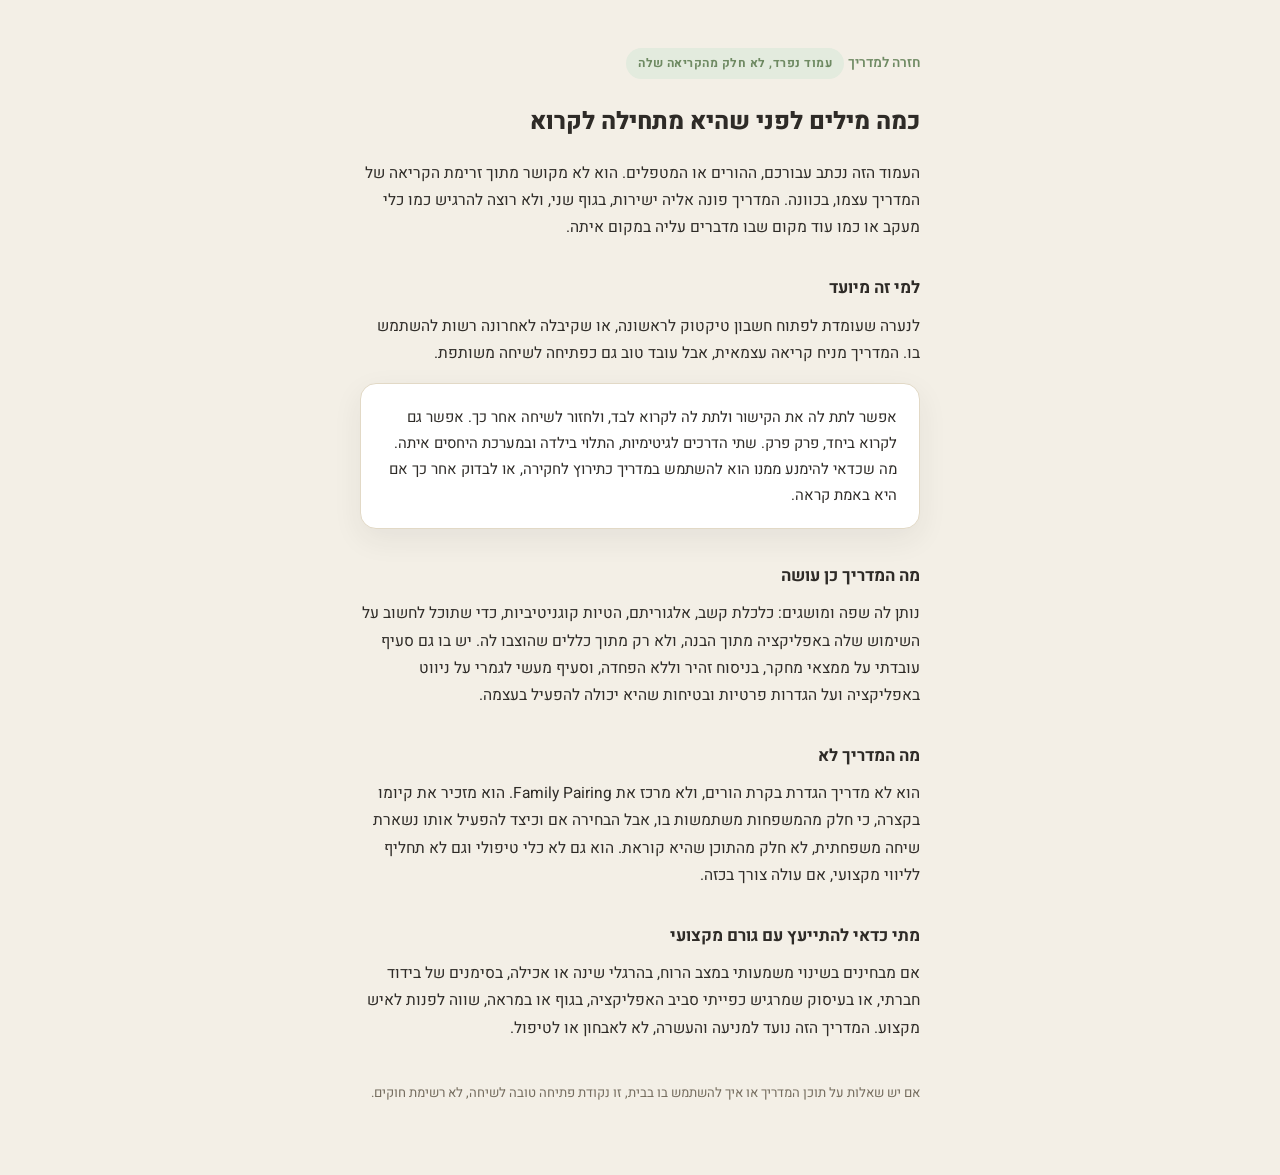
<file: tiktok-onboarding-parents.html>
<!DOCTYPE html>
<html lang="he" dir="rtl">
<head>
<meta charset="UTF-8">
<meta name="viewport" content="width=device-width, initial-scale=1.0">
<title>הערה להורים ולמטפלים | המדריך לטיקטוק</title>
<meta name="description" content="הערה קצרה נפרדת להורים ומטפלים, על המדריך לטיקטוק לבני נוער.">
<link rel="preconnect" href="https://fonts.googleapis.com">
<link rel="preconnect" href="https://fonts.gstatic.com" crossorigin>
<link href="https://fonts.googleapis.com/css2?family=Heebo:wght@300;400;500;600;700;800&display=swap" rel="stylesheet">
<style>
  :root{
    --bg:#f3efe6;
    --bg-card:#ffffff;
    --ink:#2e2b27;
    --muted:#746c5e;
    --sage:#6f8a63;
    --line:#e2d9c6;
    --shadow:0 10px 30px rgba(46,43,39,0.07);
  }
  *,*::before,*::after{box-sizing:border-box;margin:0;padding:0;}
  body{
    font-family:'Heebo',sans-serif;
    background:var(--bg);
    color:var(--ink);
    line-height:1.75;
  }
  .wrap{max-width:600px; margin-inline:auto; padding:48px 20px 70px;}
  a{color:var(--sage);}
  .back{display:inline-block; margin-bottom:28px; font-size:0.85rem; font-weight:600; text-decoration:none;}
  .tag{
    display:inline-block; font-size:0.75rem; font-weight:700; letter-spacing:0.04em;
    color:var(--sage); background:#e3ebde; padding:5px 12px; border-radius:999px; margin-bottom:16px;
  }
  h1{font-size:1.5rem; font-weight:800; margin-bottom:20px; line-height:1.5;}
  p{font-size:0.97rem; margin-bottom:16px;}
  h2{font-size:1.05rem; font-weight:700; margin:32px 0 10px;}
  .card{
    background:var(--bg-card); border:1px solid var(--line); border-radius:16px;
    padding:20px 22px; margin-bottom:14px; box-shadow:var(--shadow); font-size:0.93rem;
  }
  footer{margin-top:40px; font-size:0.82rem; color:var(--muted);}
</style>
</head>
<body>
<div class="wrap">
  <a class="back" href="tiktok-onboarding.html">חזרה למדריך</a>
  <span class="tag">עמוד נפרד, לא חלק מהקריאה שלה</span>
  <h1>כמה מילים לפני שהיא מתחילה לקרוא</h1>

  <p>העמוד הזה נכתב עבורכם, ההורים או המטפלים. הוא לא מקושר מתוך זרימת הקריאה של המדריך עצמו, בכוונה. המדריך פונה אליה ישירות, בגוף שני, ולא רוצה להרגיש כמו כלי מעקב או כמו עוד מקום שבו מדברים עליה במקום איתה.</p>

  <h2>למי זה מיועד</h2>
  <p>לנערה שעומדת לפתוח חשבון טיקטוק לראשונה, או שקיבלה לאחרונה רשות להשתמש בו. המדריך מניח קריאה עצמאית, אבל עובד טוב גם כפתיחה לשיחה משותפת.</p>

  <div class="card">אפשר לתת לה את הקישור ולתת לה לקרוא לבד, ולחזור לשיחה אחר כך. אפשר גם לקרוא ביחד, פרק פרק. שתי הדרכים לגיטימיות, התלוי בילדה ובמערכת היחסים איתה. מה שכדאי להימנע ממנו הוא להשתמש במדריך כתירוץ לחקירה, או לבדוק אחר כך אם היא באמת קראה.</div>

  <h2>מה המדריך כן עושה</h2>
  <p>נותן לה שפה ומושגים: כלכלת קשב, אלגוריתם, הטיות קוגניטיביות, כדי שתוכל לחשוב על השימוש שלה באפליקציה מתוך הבנה, ולא רק מתוך כללים שהוצבו לה. יש בו גם סעיף עובדתי על ממצאי מחקר, בניסוח זהיר וללא הפחדה, וסעיף מעשי לגמרי על ניווט באפליקציה ועל הגדרות פרטיות ובטיחות שהיא יכולה להפעיל בעצמה.</p>

  <h2>מה המדריך לא</h2>
  <p>הוא לא מדריך הגדרת בקרת הורים, ולא מרכז את Family Pairing. הוא מזכיר את קיומו בקצרה, כי חלק מהמשפחות משתמשות בו, אבל הבחירה אם וכיצד להפעיל אותו נשארת שיחה משפחתית, לא חלק מהתוכן שהיא קוראת. הוא גם לא כלי טיפולי וגם לא תחליף לליווי מקצועי, אם עולה צורך בכזה.</p>

  <h2>מתי כדאי להתייעץ עם גורם מקצועי</h2>
  <p>אם מבחינים בשינוי משמעותי במצב הרוח, בהרגלי שינה או אכילה, בסימנים של בידוד חברתי, או בעיסוק שמרגיש כפייתי סביב האפליקציה, בגוף או במראה, שווה לפנות לאיש מקצוע. המדריך הזה נועד למניעה והעשרה, לא לאבחון או לטיפול.</p>

  <footer>אם יש שאלות על תוכן המדריך או איך להשתמש בו בבית, זו נקודת פתיחה טובה לשיחה, לא רשימת חוקים.</footer>
</div>
</body>
</html>
</file>
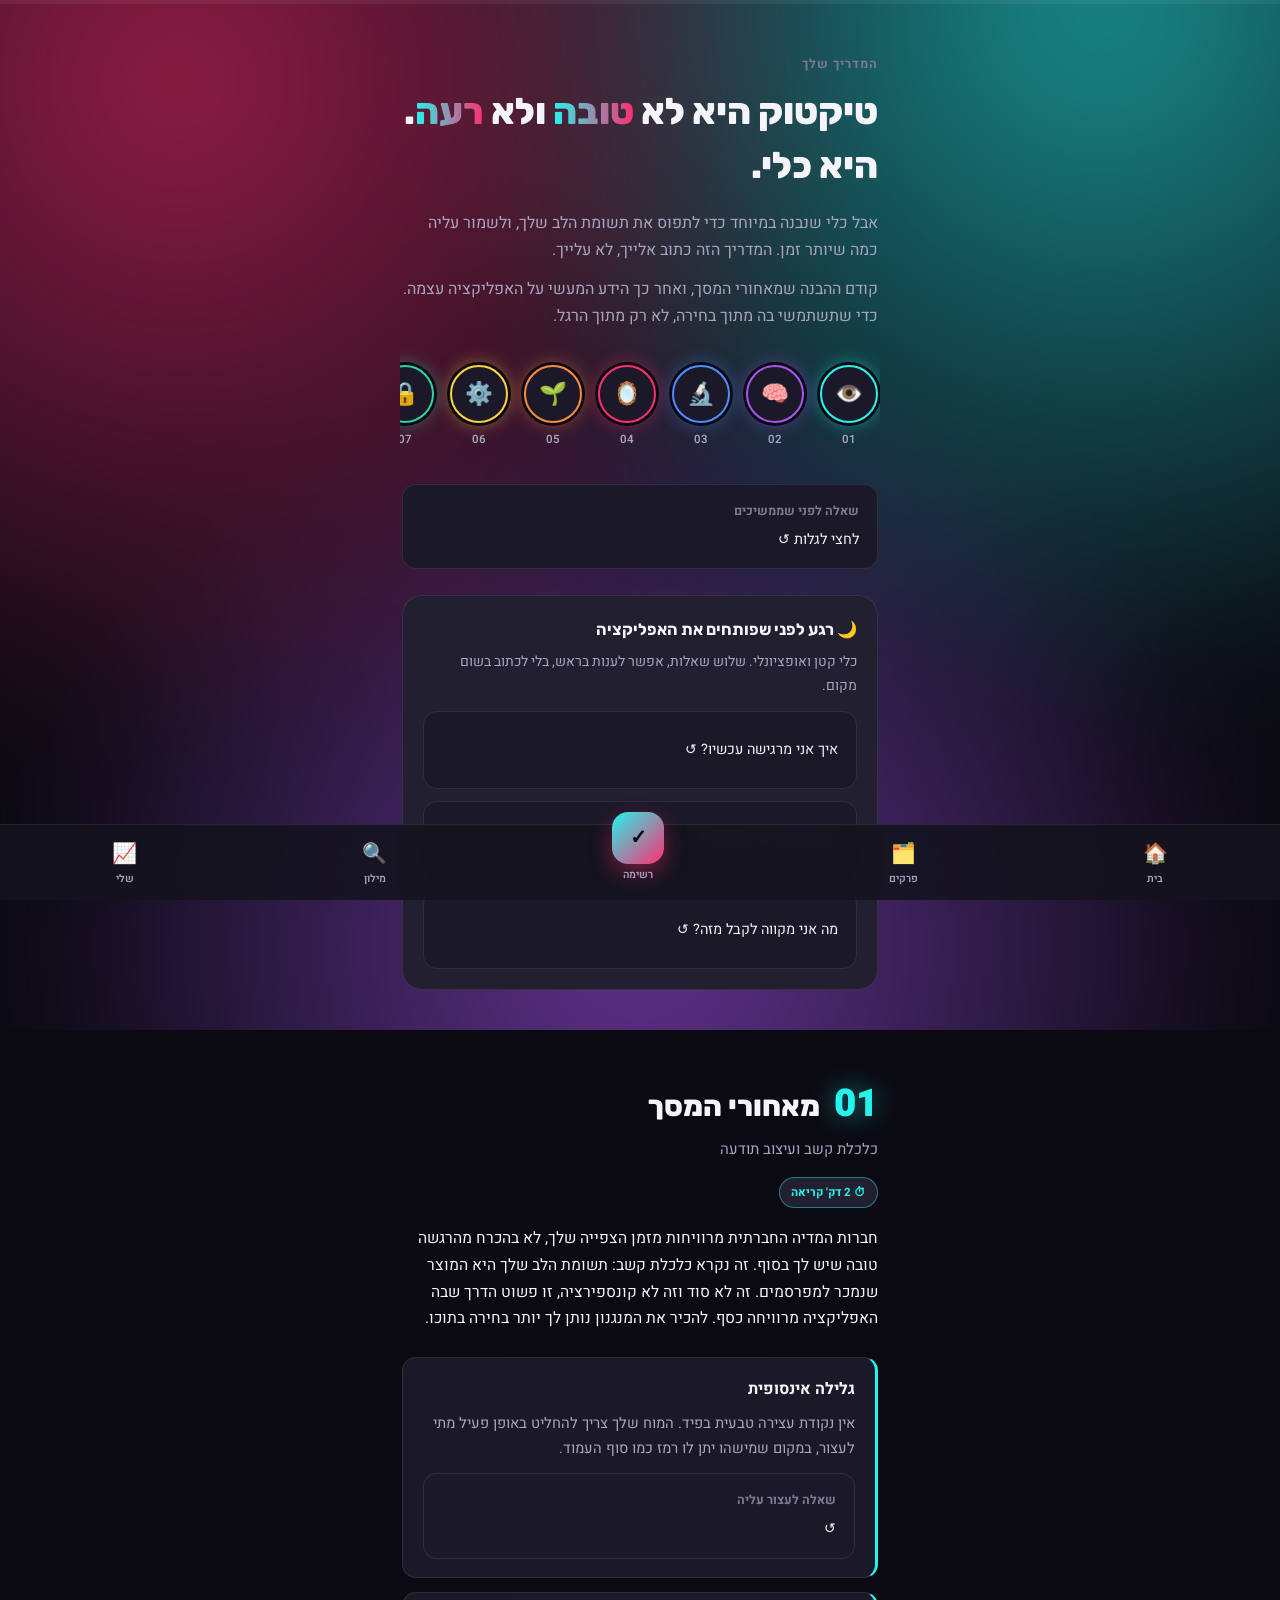
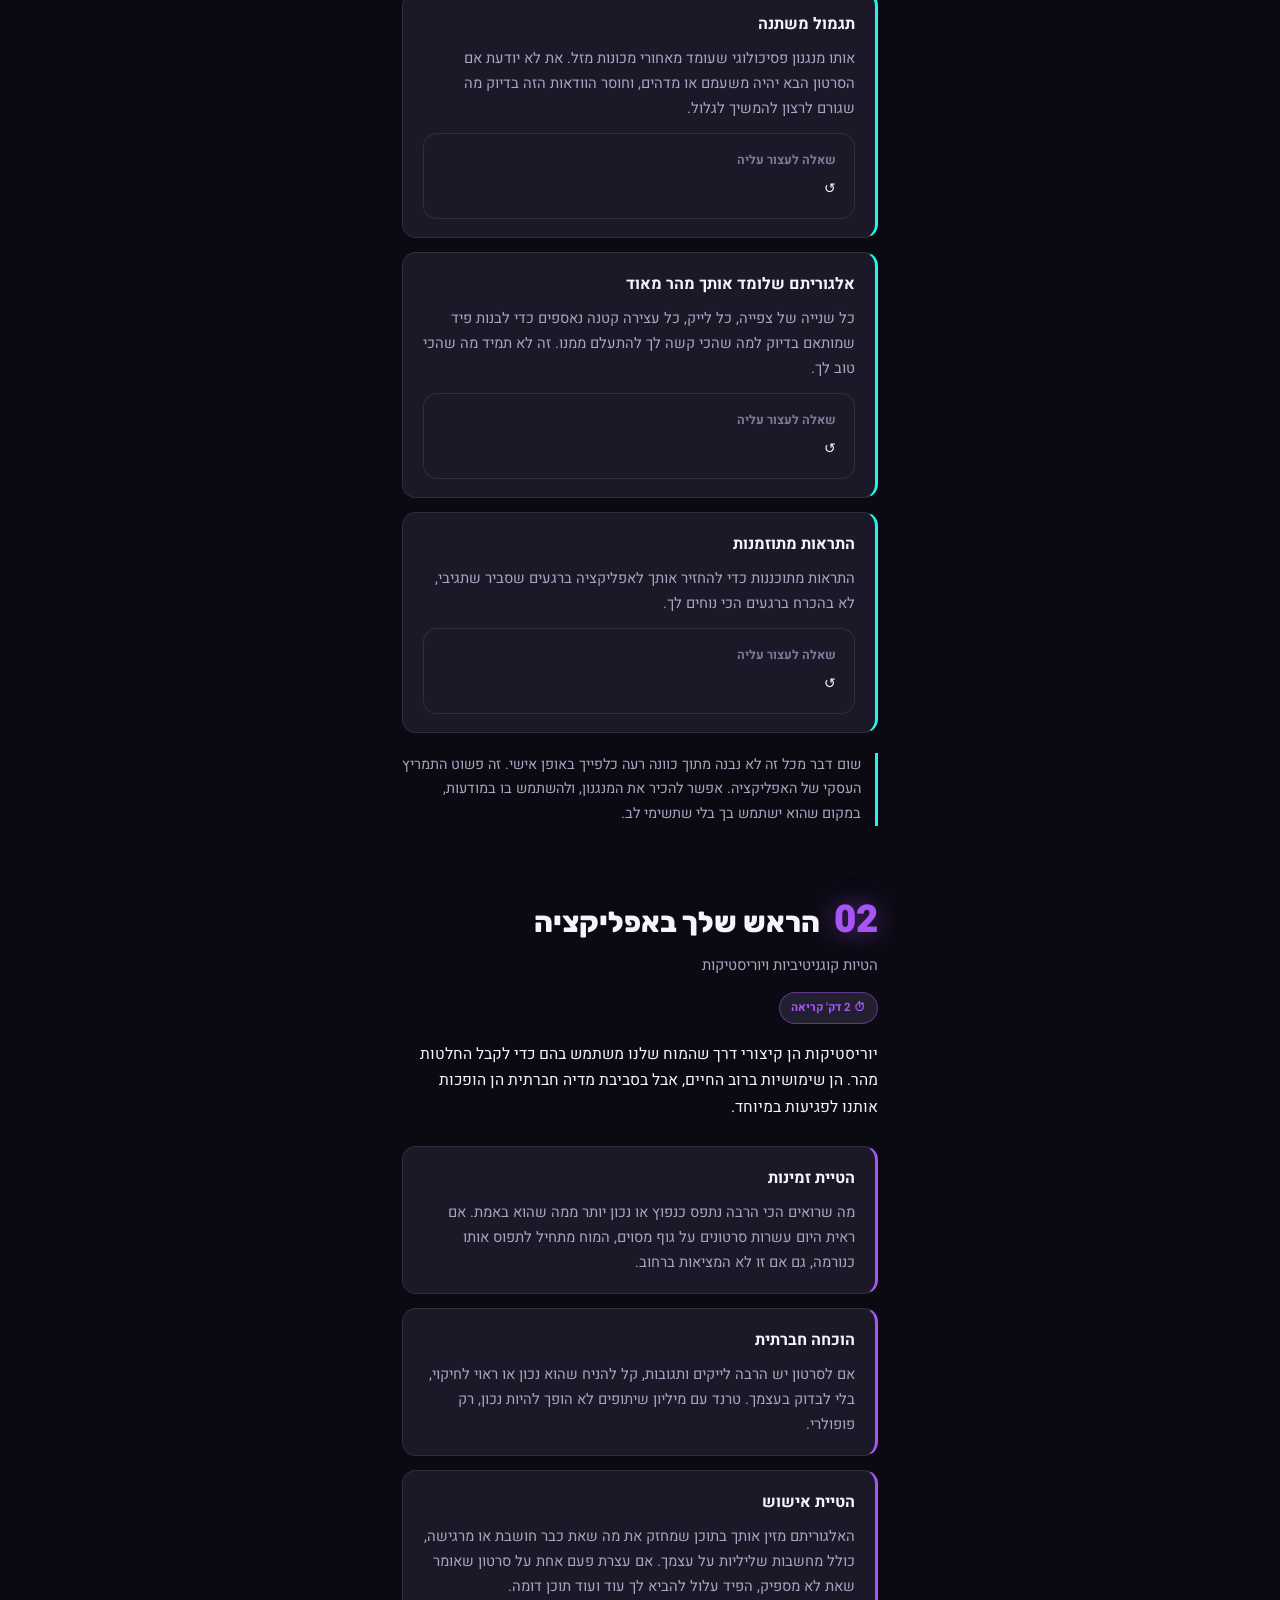
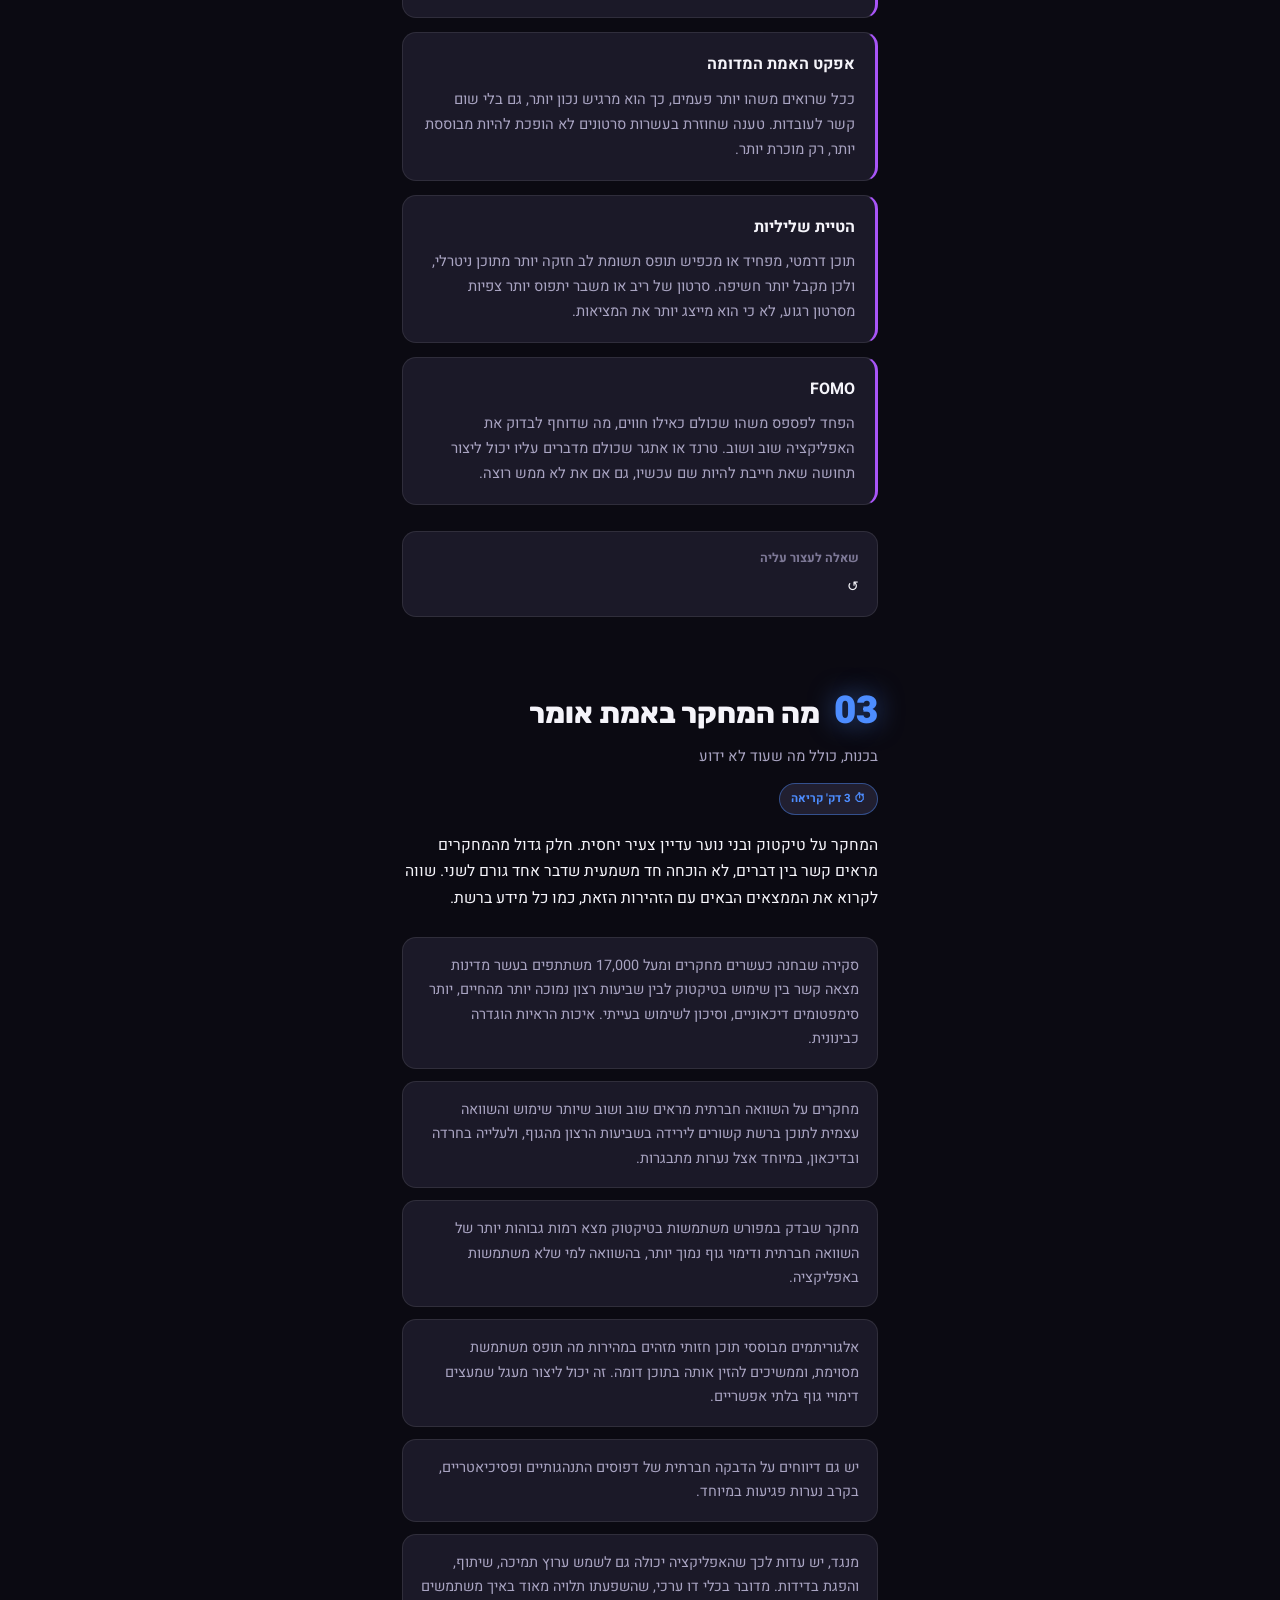
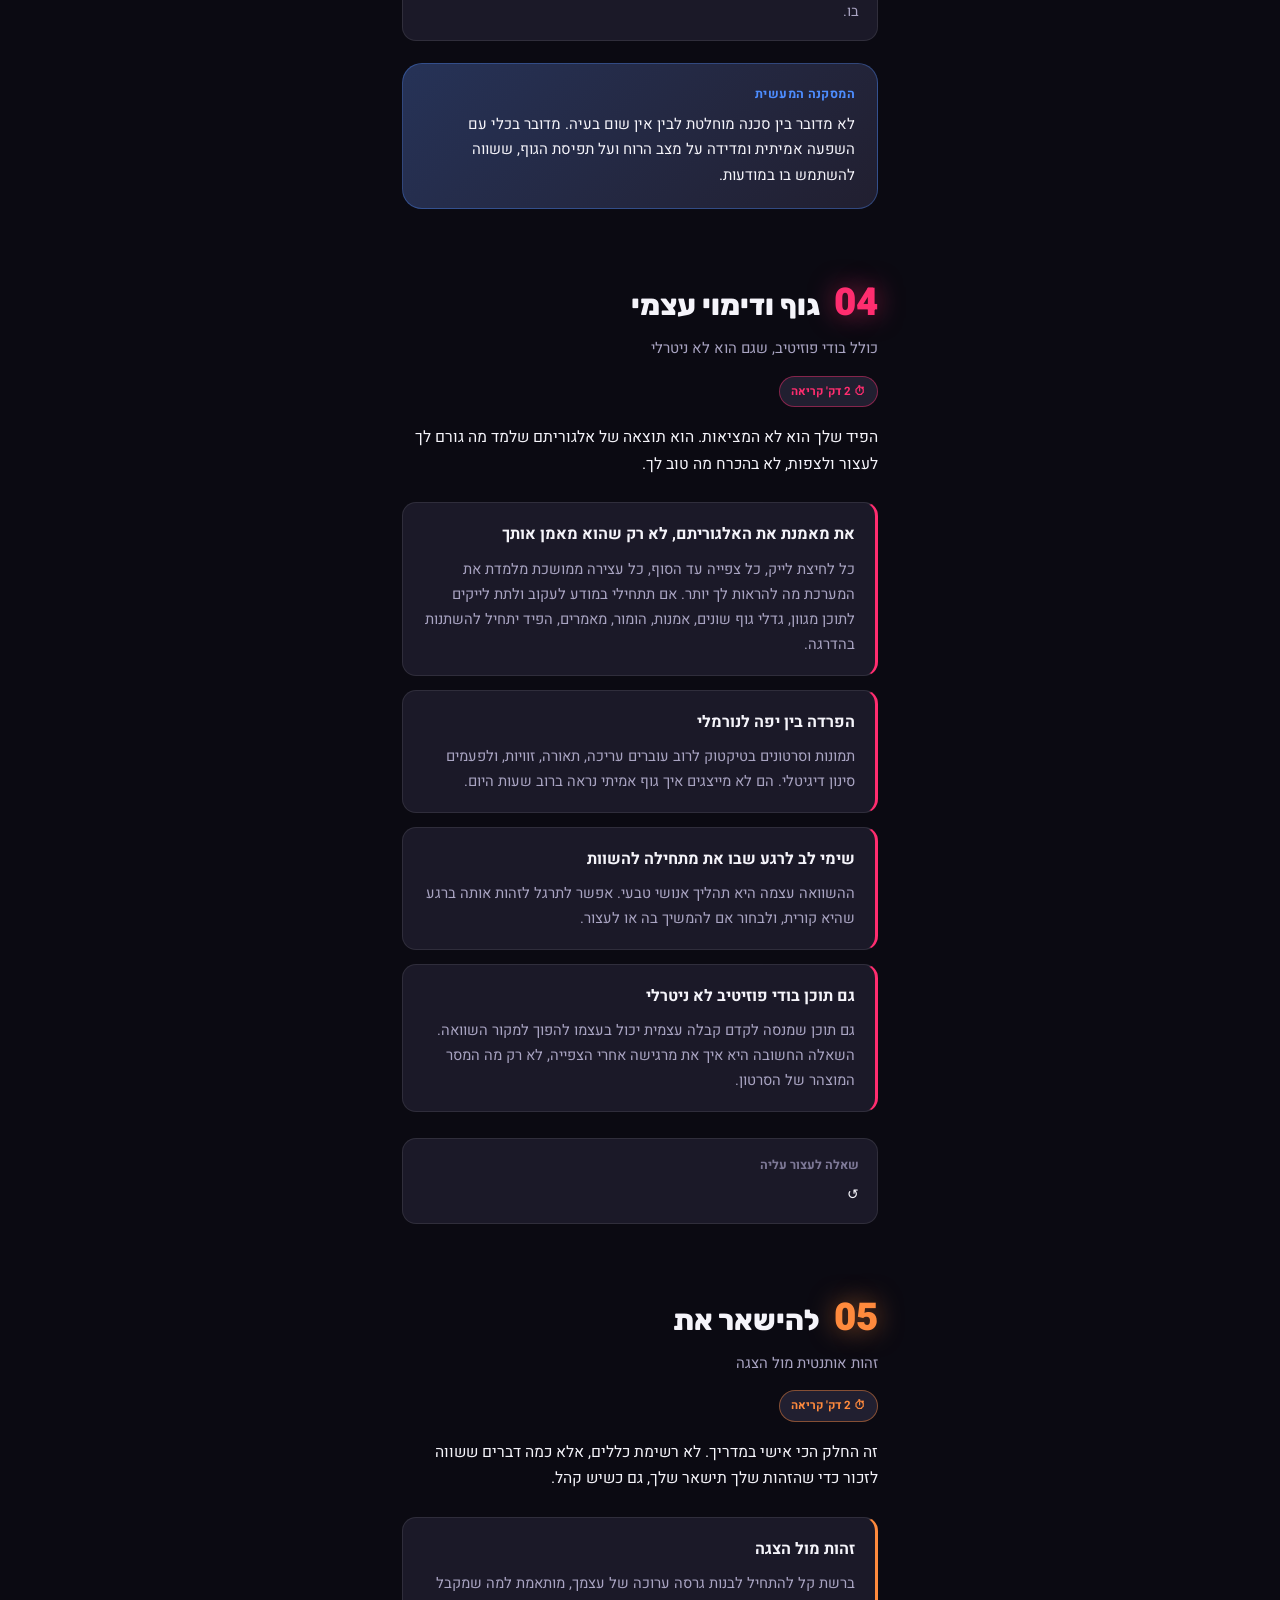
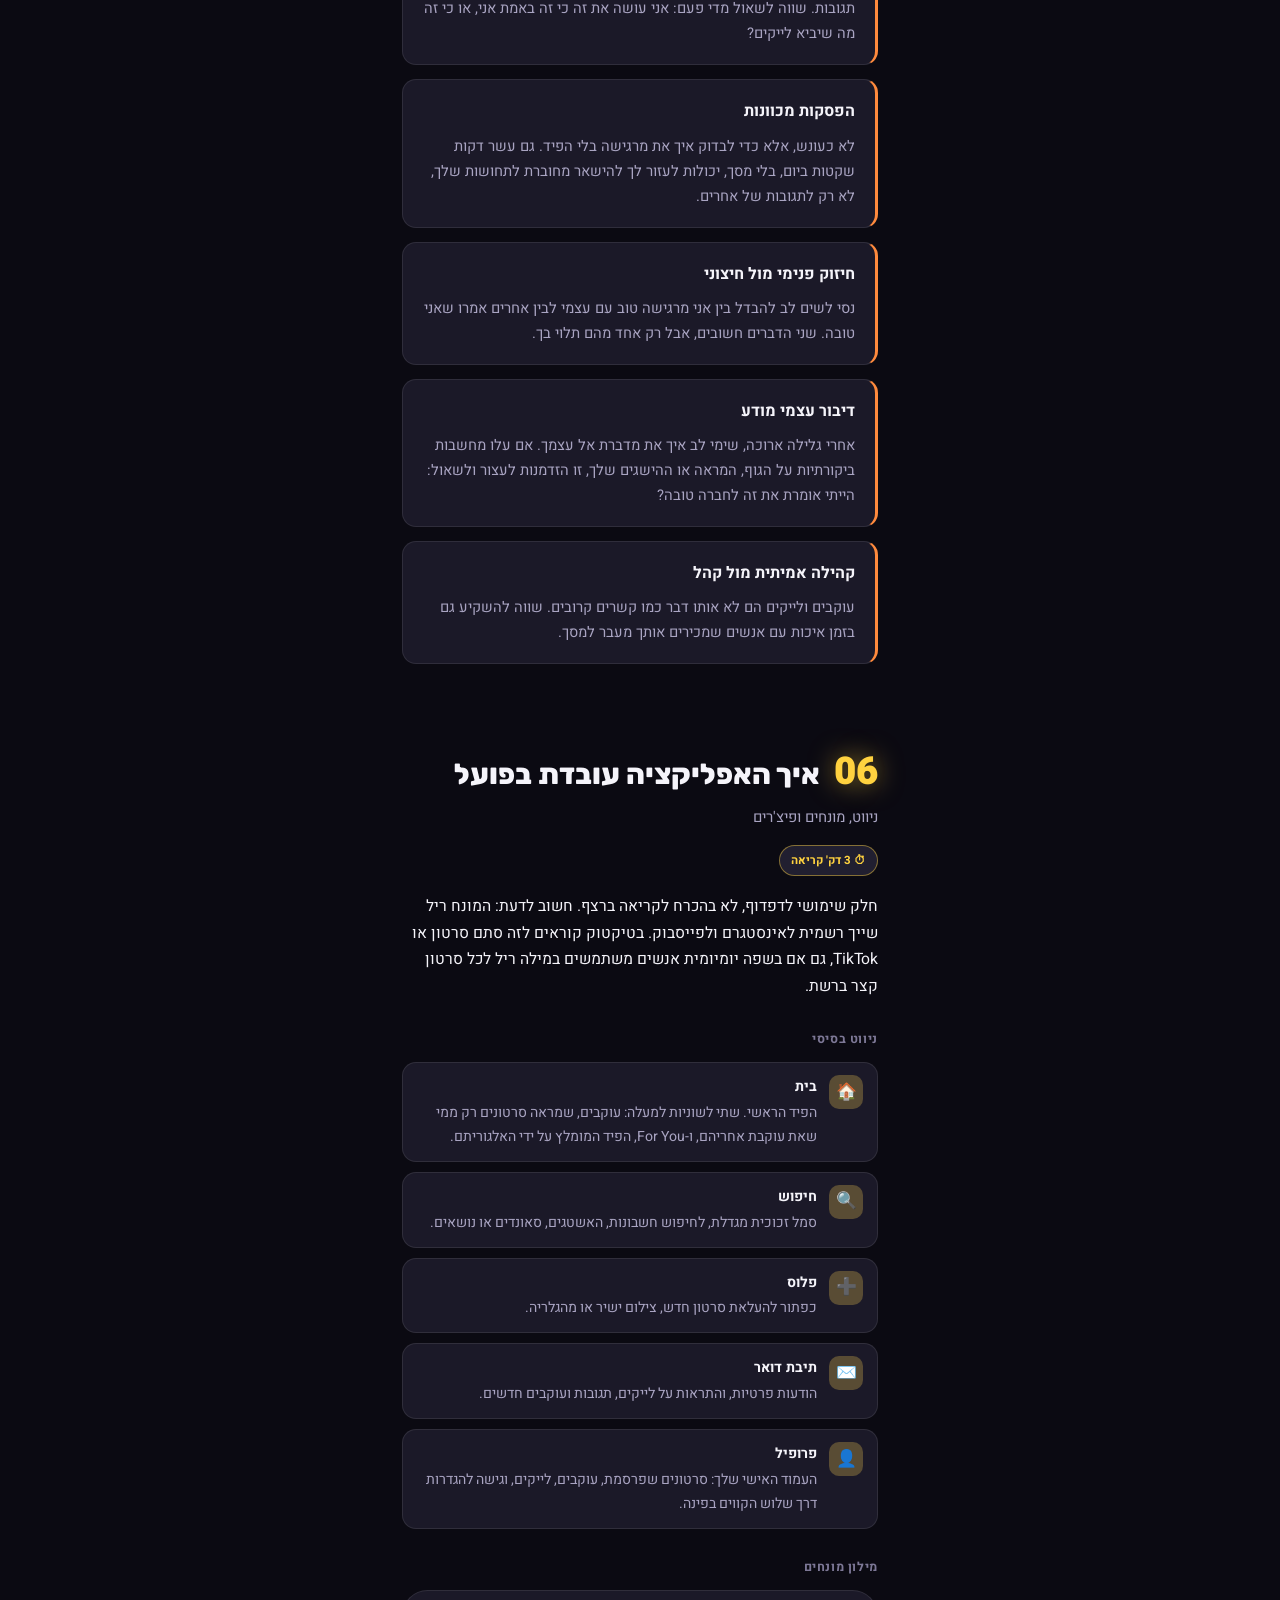
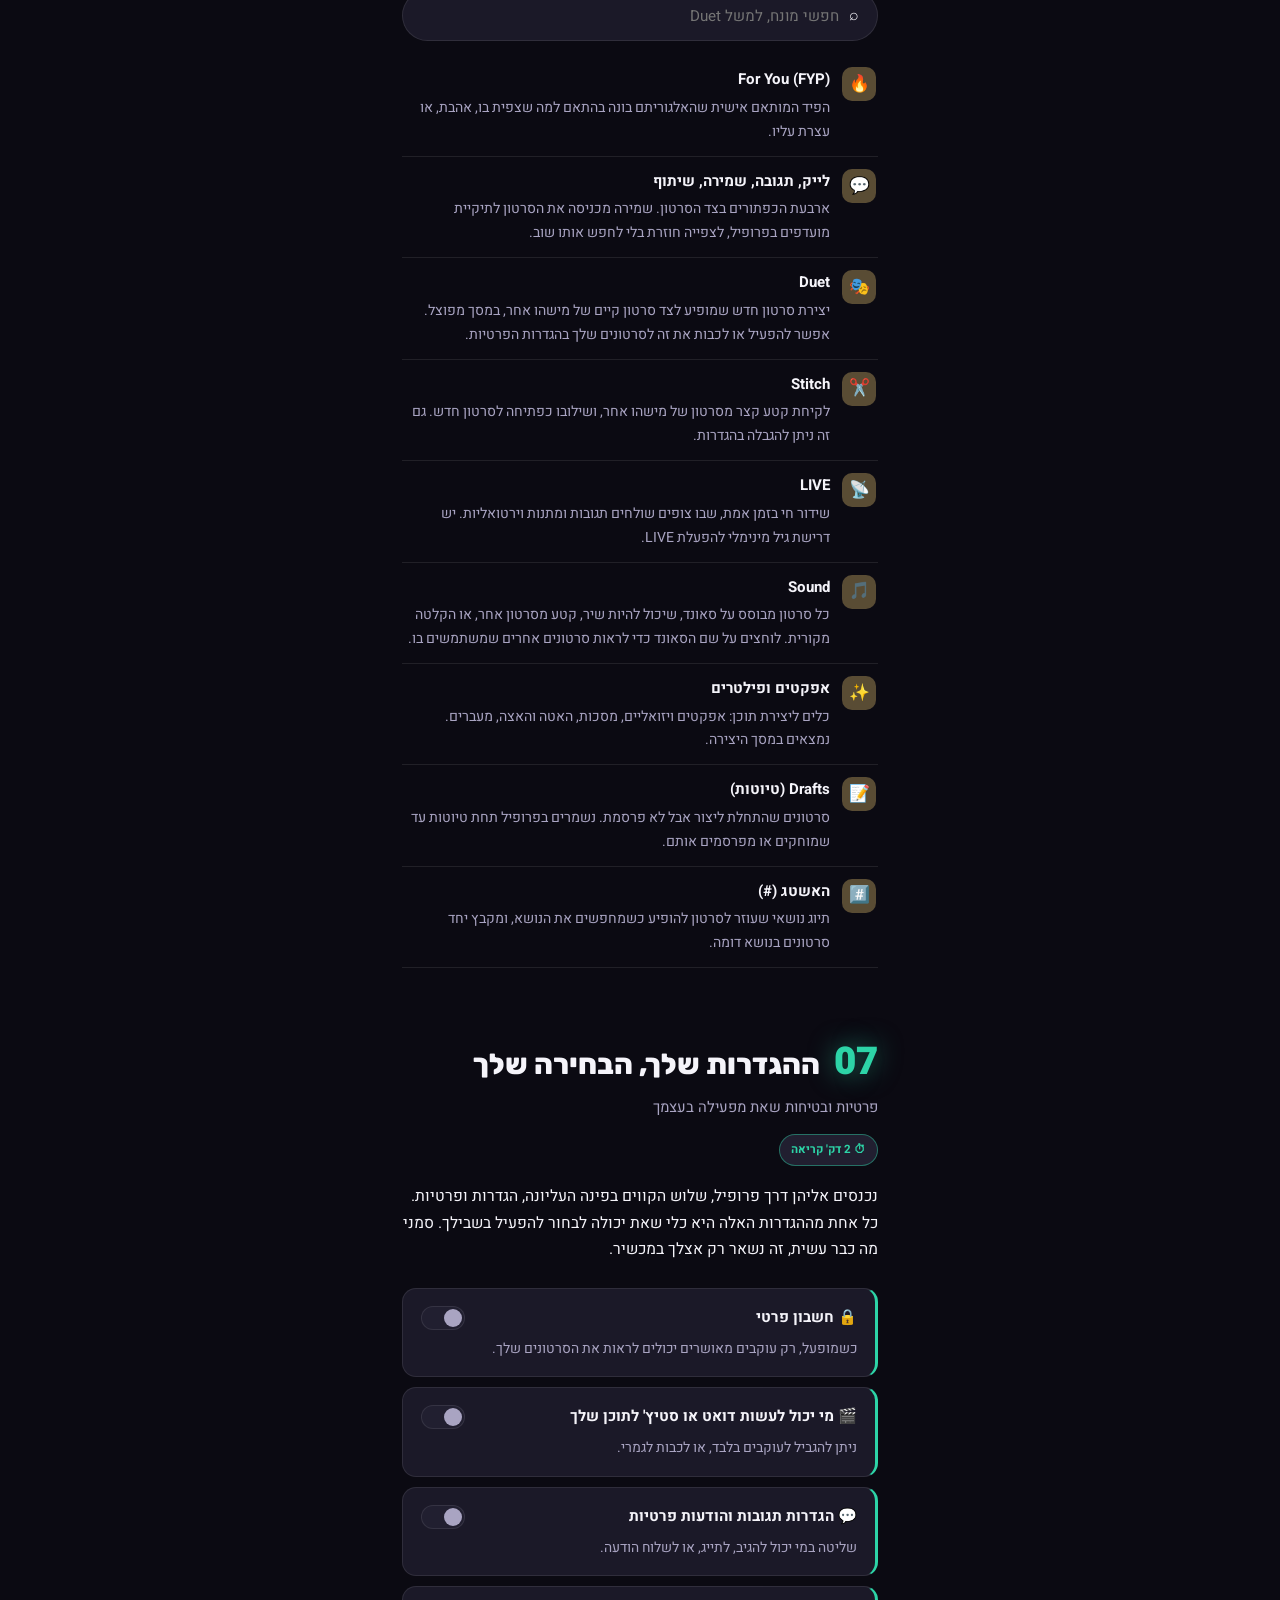
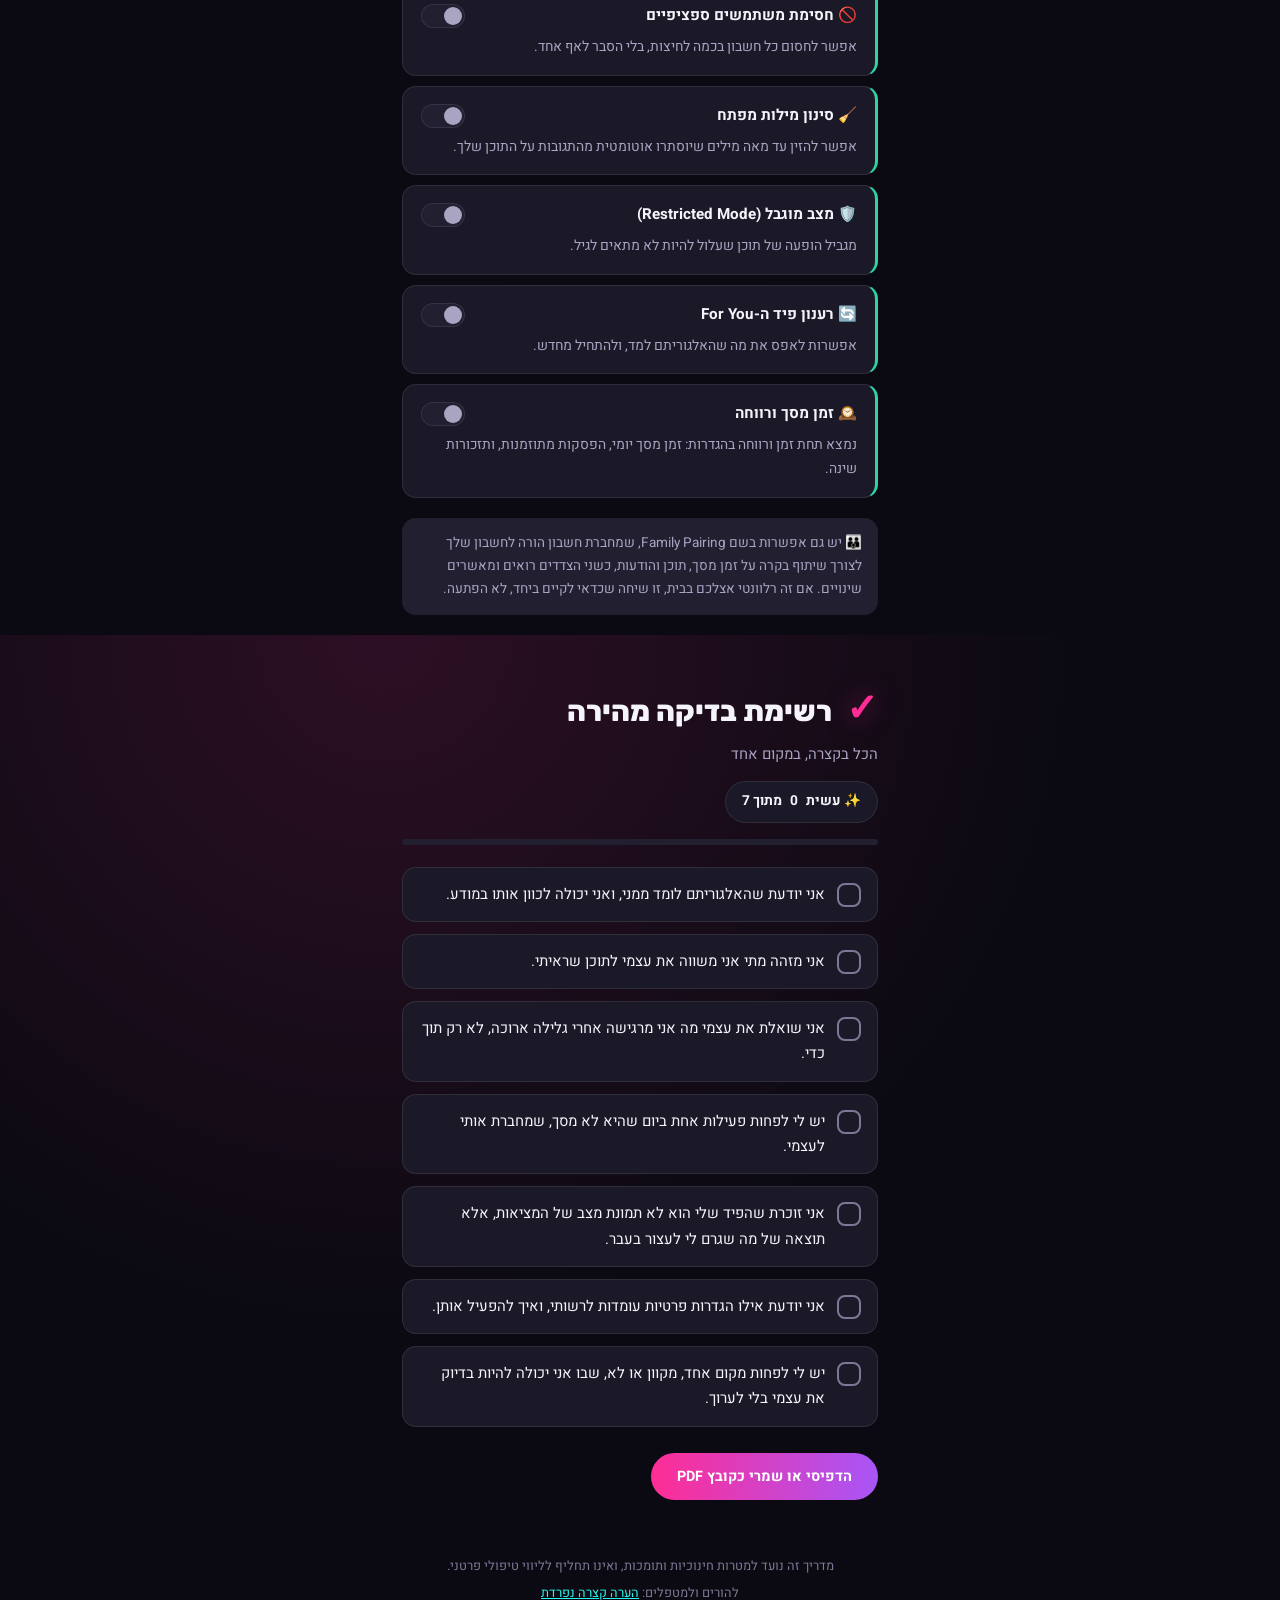
<file: tiktok-onboarding.html>
<!DOCTYPE html>
<html lang="he" dir="rtl">
<head>
<meta charset="UTF-8">
<meta name="viewport" content="width=device-width, initial-scale=1.0, viewport-fit=cover">
<title>המדריך שלך לטיקטוק</title>
<meta name="description" content="מדריך פתיחה לטיקטוק, בשבילך. איך האפליקציה עובדת מאחורי הקלעים, ואיך להשתמש בה מתוך בחירה.">
<meta name="theme-color" content="#0b0a12">
<link rel="preconnect" href="https://fonts.googleapis.com">
<link rel="preconnect" href="https://fonts.gstatic.com" crossorigin>
<link href="https://fonts.googleapis.com/css2?family=Rubik:wght@700;800;900&family=Heebo:wght@300;400;500;600;700&display=swap" rel="stylesheet">
<style>
  :root{
    --bg:#0b0a12;
    --bg-elev:#15131f;
    --card:#1b1928;
    --card-2:#211f30;
    --line:rgba(255,255,255,0.09);
    --text:#f5f4fa;
    --muted:#a9a4c2;
    --muted-2:#7d7896;
    --c-cyan:#25f4ee;
    --c-purple:#a855f7;
    --c-blue:#4d8dff;
    --c-pink:#ff2d6f;
    --c-orange:#ff8a3d;
    --c-yellow:#ffd23f;
    --c-green:#2dd4a7;
    --c-magenta:#ff2d95;
    --radius:20px;
    --radius-sm:14px;
    --tab-h:76px;
  }
  *,*::before,*::after{box-sizing:border-box;margin:0;padding:0;}
  html{scroll-behavior:smooth; overflow-x:hidden; height:100%;}
  @media (prefers-reduced-motion: reduce){ html{scroll-behavior:auto;} *{animation-duration:0.001ms !important; animation-iteration-count:1 !important; transition-duration:0.001ms !important;} }
  body{
    font-family:'Heebo',sans-serif;
    background:var(--bg);
    color:var(--text);
    line-height:1.7;
    -webkit-font-smoothing:antialiased;
    padding-bottom:calc(var(--tab-h) + env(safe-area-inset-bottom));
    min-height:100%;
  }
  h1,h2,.rubik{font-family:'Rubik',sans-serif;}
  a{color:inherit;}
  button{font-family:inherit;}
  .wrap{max-width:520px; margin-inline:auto; padding-inline:22px;}

  /* ---------- reading progress bar ---------- */
  .progress-bar{position:fixed; top:0; inset-inline:0; height:4px; background:rgba(255,255,255,0.06); z-index:80;}
  .progress-fill{height:100%; width:0%; background:linear-gradient(90deg, var(--c-cyan), var(--c-pink), var(--c-purple)); transition:width .12s linear;}

  /* ---------- hero ---------- */
  .hero{position:relative; padding:54px 0 40px; overflow:hidden;}
  .hero-bg{position:absolute; inset:-20% -10%; z-index:0; filter:blur(60px); opacity:0.55;
    background:
      radial-gradient(circle at 20% 20%, var(--c-pink), transparent 40%),
      radial-gradient(circle at 80% 15%, var(--c-cyan), transparent 40%),
      radial-gradient(circle at 50% 80%, var(--c-purple), transparent 45%);
    animation:drift 18s ease-in-out infinite alternate;
  }
  @keyframes drift{ 0%{transform:translate(0,0) scale(1);} 100%{transform:translate(-3%,4%) scale(1.08);} }
  .hero-inner{position:relative; z-index:1;}
  .eyebrow{font-size:0.78rem; font-weight:700; color:var(--muted-2); letter-spacing:0.08em; margin-bottom:10px; text-transform:uppercase;}
  .hero h1{font-size:1.9rem; font-weight:800; line-height:1.45; margin-bottom:18px;}
  .grad{background:linear-gradient(90deg, var(--c-cyan), var(--c-pink)); -webkit-background-clip:text; background-clip:text; -webkit-text-fill-color:transparent;}
  .hero-p{font-size:1rem; color:var(--muted); margin-bottom:12px;}

  /* stories row */
  .stories-row{display:flex; gap:16px; overflow-x:auto; padding:22px 2px 10px; margin-inline:-2px; scrollbar-width:none;}
  .stories-row::-webkit-scrollbar{display:none;}
  .story{flex:0 0 auto; display:flex; flex-direction:column; align-items:center; gap:8px; background:none; border:none; color:var(--text); cursor:pointer; -webkit-tap-highlight-color:transparent;}
  .story-ring{width:58px; height:58px; border-radius:50%; display:flex; align-items:center; justify-content:center; font-size:1.4rem;
    background:var(--card); border:2.5px solid var(--accent, var(--c-cyan));
    box-shadow:0 0 0 3px var(--bg), 0 0 18px color-mix(in srgb, var(--accent, var(--c-cyan)) 55%, transparent);
    transition:transform .15s ease;
  }
  .story:active .story-ring{transform:scale(0.92);}
  .story-label{font-size:0.72rem; color:var(--muted); font-weight:600;}

  /* flip cards */
  .flip-card{perspective:1200px; cursor:pointer; outline:none;}
  .flip-inner{position:relative; min-height:78px; transition:transform .55s cubic-bezier(.2,.8,.2,1); transform-style:preserve-3d;}
  .flip-card.flipped .flip-inner{transform:rotateY(180deg);}
  .flip-front,.flip-back{backface-visibility:hidden; -webkit-backface-visibility:hidden; border-radius:var(--radius-sm); padding:16px 18px; display:flex; flex-direction:column; justify-content:center; min-height:78px;}
  .flip-front{background:var(--card); border:1px solid var(--line);}
  .flip-back{position:absolute; inset:0; transform:rotateY(180deg); background:linear-gradient(135deg, var(--accent, var(--c-purple)), var(--bg-elev)); color:#fff; font-weight:600; font-size:0.93rem;}
  .flip-tag{font-size:0.78rem; font-weight:700; color:var(--muted-2); margin-bottom:6px;}
  .flip-cta{font-size:0.9rem; color:var(--text);}
  .flip-card.big{margin-top:26px;}
  .flip-card.big .flip-back{font-size:1.02rem; font-weight:700;}

  /* ritual */
  .ritual-card{margin-top:26px; background:var(--card-2); border-radius:var(--radius); padding:20px 20px 4px; border:1px solid var(--line);}
  .ritual-card h2{font-size:1.02rem; margin-bottom:6px;}
  .ritual-card > p{font-size:0.87rem; color:var(--muted); margin-bottom:14px;}
  .ritual-flips{display:grid; gap:12px; margin-bottom:16px;}

  /* ---------- generic section ---------- */
  section.section{padding:52px 0 20px; position:relative;}
  .section[data-color="cyan"]{--accent:var(--c-cyan);}
  .section[data-color="purple"]{--accent:var(--c-purple);}
  .section[data-color="blue"]{--accent:var(--c-blue);}
  .section[data-color="pink"]{--accent:var(--c-pink);}
  .section[data-color="orange"]{--accent:var(--c-orange);}
  .section[data-color="yellow"]{--accent:var(--c-yellow);}
  .section[data-color="green"]{--accent:var(--c-green);}
  .section[data-color="magenta"]{--accent:var(--c-magenta);}

  .kicker-row{display:flex; align-items:baseline; gap:14px; margin-bottom:4px;}
  .kicker-num{font-weight:900; font-size:2.4rem; color:var(--accent); text-shadow:0 0 26px color-mix(in srgb, var(--accent) 55%, transparent); line-height:1;}
  section.section h2{font-size:1.5rem; font-weight:800;}
  .section-sub{color:var(--muted); font-size:0.93rem; margin:6px 0 14px;}
  .meta-row{display:flex; gap:8px; flex-wrap:wrap; margin-bottom:18px;}
  .chip{font-size:0.72rem; font-weight:700; padding:5px 11px; border-radius:999px; background:var(--card-2); color:var(--muted); border:1px solid var(--line);}
  .chip.accent{color:var(--accent); border-color:color-mix(in srgb, var(--accent) 45%, transparent);}
  .lead{font-size:0.98rem; margin-bottom:24px; color:var(--text);}

  .reveal{opacity:0; transform:translateY(16px); transition:opacity .5s ease, transform .5s ease;}
  .reveal.in{opacity:1; transform:translateY(0);}

  .content-card{background:var(--card); border:1px solid var(--line); border-inline-start:3px solid var(--accent); border-radius:var(--radius-sm); padding:18px 20px; margin-bottom:14px;}
  .content-card h3{font-size:1rem; font-weight:700; margin-bottom:8px;}
  .content-card p{font-size:0.92rem; color:var(--muted);}
  .content-card .flip-card{margin-top:12px;}

  .closing-note{margin-top:20px; font-size:0.9rem; color:var(--muted); border-inline-start:3px solid var(--accent); padding-inline-start:14px;}

  .finding-list{list-style:none; display:grid; gap:12px; margin-bottom:22px;}
  .finding-list li{background:var(--card); border:1px solid var(--line); border-radius:var(--radius-sm); padding:16px 18px; font-size:0.9rem; color:var(--muted);}
  .callout{background:linear-gradient(135deg, color-mix(in srgb, var(--accent) 22%, var(--card)), var(--card-2)); border:1px solid color-mix(in srgb, var(--accent) 35%, transparent); border-radius:var(--radius); padding:20px 22px; font-size:0.94rem;}
  .callout strong{display:block; margin-bottom:6px; font-size:0.78rem; color:var(--accent); letter-spacing:0.03em; text-transform:uppercase;}

  /* ---------- glossary (06) ---------- */
  .subhead{font-size:0.78rem; font-weight:700; color:var(--muted-2); text-transform:uppercase; letter-spacing:0.05em; margin:28px 0 12px;}
  .nav-list{list-style:none; display:grid; gap:10px; margin-bottom:8px;}
  .icon-row{background:var(--card); border:1px solid var(--line); border-radius:var(--radius-sm); padding:12px 14px; display:flex; gap:12px; align-items:flex-start; font-size:0.88rem;}
  .icon-badge{flex:0 0 auto; width:34px; height:34px; border-radius:10px; background:color-mix(in srgb, var(--accent) 25%, var(--card-2)); display:flex; align-items:center; justify-content:center; font-size:1.05rem;}
  .icon-row b{display:block; margin-bottom:2px;}
  .icon-row span.desc{color:var(--muted);}

  .search-box{display:flex; align-items:center; gap:10px; background:var(--card); border:1px solid var(--line); border-radius:999px; padding:11px 18px; margin-bottom:14px;}
  .search-box input{border:none; outline:none; background:transparent; font-family:inherit; font-size:0.95rem; width:100%; color:var(--text);}
  .glossary-item{border-bottom:1px solid var(--line); padding:12px 2px; display:flex; gap:12px; align-items:flex-start;}
  .glossary-item dt{font-weight:700; font-size:0.94rem; margin-bottom:3px;}
  .glossary-item dd{font-size:0.88rem; color:var(--muted);}
  .glossary-item[hidden]{display:none;}
  .no-results{font-size:0.88rem; color:var(--muted); padding:14px 2px; display:none;}

  /* ---------- settings (07) ---------- */
  .setting-item{background:var(--card); border:1px solid var(--line); border-inline-start:3px solid var(--accent); border-radius:var(--radius-sm); padding:16px 18px; margin-bottom:10px;}
  .setting-head{display:flex; align-items:center; justify-content:space-between; gap:10px; margin-bottom:6px;}
  .setting-head h3{font-size:0.95rem; font-weight:700;}
  .setting-item p{font-size:0.87rem; color:var(--muted);}
  .mini-toggle{position:relative; flex:0 0 auto;}
  .mini-toggle input{position:absolute; opacity:0; width:44px; height:24px; margin:0; cursor:pointer;}
  .mini-toggle span{display:block; width:44px; height:24px; border-radius:999px; background:var(--card-2); border:1px solid var(--line); transition:background .2s;}
  .mini-toggle span::after{content:''; position:absolute; top:3px; inset-inline-start:3px; width:18px; height:18px; border-radius:50%; background:var(--muted); transition:inset-inline-start .2s, background .2s;}
  .mini-toggle input:checked + span{background:color-mix(in srgb, var(--accent) 40%, var(--card-2));}
  .mini-toggle input:checked + span::after{inset-inline-start:23px; background:var(--accent);}
  .fp-note{margin-top:20px; font-size:0.85rem; color:var(--muted); background:var(--card-2); border-radius:var(--radius-sm); padding:14px 16px;}

  /* ---------- checklist ---------- */
  #checklist{background:radial-gradient(circle at 30% 0%, color-mix(in srgb, var(--c-magenta) 14%, transparent), transparent 55%);}
  .progress-pill{display:inline-flex; align-items:center; gap:8px; background:var(--card); border:1px solid var(--line); border-radius:999px; padding:8px 16px; font-size:0.86rem; font-weight:700; margin-bottom:16px;}
  .mini-bar{height:6px; border-radius:999px; background:var(--card-2); overflow:hidden; margin-bottom:22px;}
  .mini-bar-fill{height:100%; width:0%; background:linear-gradient(90deg, var(--c-magenta), var(--c-purple)); transition:width .4s ease;}
  .checklist-list{list-style:none; display:grid; gap:12px; margin-bottom:26px; position:relative;}
  .check-item{display:flex; gap:12px; align-items:flex-start; background:var(--card); border:1px solid var(--line); border-radius:var(--radius-sm); padding:14px 16px; font-size:0.93rem; cursor:pointer;}
  .check-item input{position:absolute; opacity:0; width:0; height:0;}
  .check-box{flex:0 0 auto; width:24px; height:24px; border-radius:8px; border:2px solid var(--muted-2); display:flex; align-items:center; justify-content:center; margin-top:1px; transition:background .15s, border-color .15s;}
  .check-box::after{content:'✓'; font-size:0.85rem; color:#0b0a12; opacity:0; transform:scale(0.6); transition:opacity .15s, transform .15s;}
  .check-item input:checked ~ .check-box{background:var(--c-magenta); border-color:var(--c-magenta);}
  .check-item input:checked ~ .check-box::after{opacity:1; transform:scale(1);}
  .check-item input:checked ~ .check-text{color:var(--muted); text-decoration:line-through; text-decoration-color:var(--muted-2);}
  .print-btn{background:linear-gradient(90deg, var(--c-magenta), var(--c-purple)); color:#fff; border:none; border-radius:999px; padding:13px 26px; font-size:0.9rem; font-weight:700; cursor:pointer;}
  .confetti-piece{position:absolute; top:-10px; font-size:1.2rem; pointer-events:none; animation:fall 1.4s ease-in forwards;}
  @keyframes fall{ to{ transform:translateY(340px) rotate(200deg); opacity:0; } }

  footer.site-footer{padding:36px 0 20px; text-align:center; font-size:0.8rem; color:var(--muted-2);}
  footer.site-footer p{margin-bottom:6px;}

  /* ---------- overlays ---------- */
  .overlay{position:fixed; inset:0; z-index:90; display:flex; align-items:flex-end; justify-content:center; background:rgba(5,4,10,0.6); backdrop-filter:blur(6px); opacity:0; pointer-events:none; transition:opacity .25s ease;}
  .overlay.open{opacity:1; pointer-events:auto;}
  .overlay-panel{width:100%; max-width:520px; max-height:82vh; overflow-y:auto; background:var(--bg-elev); border-radius:24px 24px 0 0; padding:22px 22px 34px; transform:translateY(24px); transition:transform .3s ease; border-top:1px solid var(--line);}
  .overlay.open .overlay-panel{transform:translateY(0);}
  .overlay-close{position:absolute; inset-inline-end:26px; top:18px; width:34px; height:34px; border-radius:50%; background:var(--card-2); border:1px solid var(--line); color:var(--text); font-size:1rem; cursor:pointer;}
  .overlay-panel h2{font-size:1.15rem; margin-bottom:16px;}
  .chapter-list{list-style:none; display:grid; gap:10px;}
  .chapter-list a{display:flex; align-items:center; gap:12px; background:var(--card); border:1px solid var(--line); border-radius:var(--radius-sm); padding:13px 16px; text-decoration:none; color:var(--text); font-size:0.92rem;}
  .chapter-dot{width:10px; height:10px; border-radius:50%; flex:0 0 auto;}
  .chapter-list b{font-weight:700;}
  .chapter-list span.d{color:var(--muted); font-size:0.82rem; display:block;}

  .ring-wrap{display:flex; justify-content:center;}
  .ring{position:relative; width:132px; height:132px; border-radius:50%; margin:6px 0 22px; background:conic-gradient(var(--c-magenta) calc(var(--p,0)*1%), var(--card-2) 0);}
  .ring::after{content:''; position:absolute; inset:11px; border-radius:50%; background:var(--bg-elev); z-index:1;}
  .ring span{position:absolute; inset:0; display:flex; align-items:center; justify-content:center; z-index:2; font-weight:800; font-size:1.35rem;}
  .stat-row{display:grid; grid-template-columns:repeat(3,1fr); gap:10px; margin-bottom:18px;}
  .stat{background:var(--card); border:1px solid var(--line); border-radius:var(--radius-sm); padding:14px 10px; text-align:center;}
  .stat b{display:block; font-size:1.1rem; margin-bottom:4px;}
  .stat span{font-size:0.72rem; color:var(--muted); line-height:1.4; display:block;}
  .profile-note{font-size:0.82rem; color:var(--muted-2); margin-bottom:18px;}
  .parent-link{display:inline-block; font-size:0.85rem; color:var(--c-cyan); text-decoration:underline;}

  /* ---------- tab bar ---------- */
  .tab-bar{position:fixed; bottom:0; inset-inline:0; z-index:70; display:flex; align-items:center; justify-content:space-around;
    height:var(--tab-h); padding-bottom:env(safe-area-inset-bottom);
    background:rgba(21,19,31,0.9); backdrop-filter:blur(10px); border-top:1px solid var(--line);
  }
  .tab-bar button{background:none; border:none; color:var(--muted); display:flex; flex-direction:column; align-items:center; gap:3px; font-size:0.66rem; font-weight:600; cursor:pointer; padding:6px 8px;}
  .tab-bar button .ic{font-size:1.25rem;}
  .tab-bar button:active{transform:scale(0.9);}
  .tab-center{position:relative; top:-16px;}
  .tab-center .ic{width:52px; height:52px; border-radius:16px; display:flex; align-items:center; justify-content:center; font-size:1.5rem; color:#0b0a12;
    background:linear-gradient(135deg, var(--c-cyan), var(--c-pink)); box-shadow:0 8px 22px rgba(255,45,111,0.4);
  }
  .tab-center span.lbl{color:var(--muted);}

  @media print{
    .progress-bar,.tab-bar,.overlay,footer.site-footer,.hero{display:none !important;}
    body{padding-bottom:0;}
    body *{visibility:hidden;}
    #checklist, #checklist *{visibility:visible;}
    #checklist{position:absolute; inset-inline-start:0; top:0; width:100%; background:#fff; color:#000; padding:20px;}
    .print-btn{display:none;}
  }

  @media (min-width:680px){
    .hero h1{font-size:2.3rem;}
    section.section h2{font-size:1.8rem;}
  }
</style>
</head>
<body>

<div class="progress-bar"><div class="progress-fill" id="progress-fill"></div></div>

<main>

  <section class="hero" id="top">
    <div class="hero-bg" aria-hidden="true"></div>
    <div class="wrap hero-inner">
      <p class="eyebrow">המדריך שלך</p>
      <h1>טיקטוק היא לא <span class="grad">טובה</span> ולא <span class="grad">רעה</span>. היא כלי.</h1>
      <p class="hero-p">אבל כלי שנבנה במיוחד כדי לתפוס את תשומת הלב שלך, ולשמור עליה כמה שיותר זמן. המדריך הזה כתוב אלייך, לא עלייך.</p>
      <p class="hero-p">קודם ההבנה שמאחורי המסך, ואחר כך הידע המעשי על האפליקציה עצמה. כדי שתשתמשי בה מתוך בחירה, לא רק מתוך הרגל.</p>

      <div class="stories-row" role="list" aria-label="קפיצה לפרקים">
        <button class="story" data-target="#section-01" style="--accent:var(--c-cyan)"><span class="story-ring">👁️</span><span class="story-label">01</span></button>
        <button class="story" data-target="#section-02" style="--accent:var(--c-purple)"><span class="story-ring">🧠</span><span class="story-label">02</span></button>
        <button class="story" data-target="#section-03" style="--accent:var(--c-blue)"><span class="story-ring">🔬</span><span class="story-label">03</span></button>
        <button class="story" data-target="#section-04" style="--accent:var(--c-pink)"><span class="story-ring">🪞</span><span class="story-label">04</span></button>
        <button class="story" data-target="#section-05" style="--accent:var(--c-orange)"><span class="story-ring">🌱</span><span class="story-label">05</span></button>
        <button class="story" data-target="#section-06" style="--accent:var(--c-yellow)"><span class="story-ring">⚙️</span><span class="story-label">06</span></button>
        <button class="story" data-target="#section-07" style="--accent:var(--c-green)"><span class="story-ring">🔒</span><span class="story-label">07</span></button>
        <button class="story" data-target="#checklist" style="--accent:var(--c-magenta)"><span class="story-ring">✅</span><span class="story-label">רשימה</span></button>
      </div>

      <div class="flip-card big" id="opening-q" tabindex="0" role="button" aria-pressed="false" style="--accent:var(--c-purple)">
        <div class="flip-inner">
          <div class="flip-front"><span class="flip-tag">שאלה לפני שממשיכים</span><span class="flip-cta">לחצי לגלות ↺</span></div>
          <div class="flip-back">מתי בפעם האחרונה פתחת אפליקציה בלי ממש להחליט, כמעט אוטומטית?</div>
        </div>
      </div>

      <div class="ritual-card">
        <h2>🌙 רגע לפני שפותחים את האפליקציה</h2>
        <p>כלי קטן ואופציונלי. שלוש שאלות, אפשר לענות בראש, בלי לכתוב בשום מקום.</p>
        <div class="ritual-flips">
          <div class="flip-card" tabindex="0" role="button" aria-pressed="false" style="--accent:var(--c-cyan)">
            <div class="flip-inner">
              <div class="flip-front"><span class="flip-cta">איך אני מרגישה עכשיו? ↺</span></div>
              <div class="flip-back">לפעמים כדאי לשים לב אם פותחים מתוך שעמום, מתח, בדידות או סתם המתנה למשהו.</div>
            </div>
          </div>
          <div class="flip-card" tabindex="0" role="button" aria-pressed="false" style="--accent:var(--c-orange)">
            <div class="flip-inner">
              <div class="flip-front"><span class="flip-cta">כמה זמן יש לי בפועל? ↺</span></div>
              <div class="flip-back">לא כדי להגביל את עצמך מראש, רק כדי לדעת בעצמך את התשובה, ולא לגלות אותה רק בסוף.</div>
            </div>
          </div>
          <div class="flip-card" tabindex="0" role="button" aria-pressed="false" style="--accent:var(--c-green)">
            <div class="flip-inner">
              <div class="flip-front"><span class="flip-cta">מה אני מקווה לקבל מזה? ↺</span></div>
              <div class="flip-back">בידור, חיבור לחברות, הפסקה קטנה, מידע. אין תשובה נכונה, רק שווה לדעת מה חיפשת.</div>
            </div>
          </div>
        </div>
      </div>
    </div>
  </section>

  <!-- ===================== 01 ===================== -->
  <section class="section" data-color="cyan" id="section-01">
    <div class="wrap">
      <div class="kicker-row"><span class="kicker-num">01</span><h2>מאחורי המסך</h2></div>
      <p class="section-sub">כלכלת קשב ועיצוב תודעה</p>
      <div class="meta-row"><span class="chip accent">⏱ 2 דק' קריאה</span></div>
      <p class="lead reveal">חברות המדיה החברתית מרוויחות מזמן הצפייה שלך, לא בהכרח מהרגשה טובה שיש לך בסוף. זה נקרא כלכלת קשב: תשומת הלב שלך היא המוצר שנמכר למפרסמים. זה לא סוד וזה לא קונספירציה, זו פשוט הדרך שבה האפליקציה מרוויחה כסף. להכיר את המנגנון נותן לך יותר בחירה בתוכו.</p>

      <div class="content-card reveal">
        <h3>גלילה אינסופית</h3>
        <p>אין נקודת עצירה טבעית בפיד. המוח שלך צריך להחליט באופן פעיל מתי לעצור, במקום שמישהו יתן לו רמז כמו סוף העמוד.</p>
        <div class="flip-card" tabindex="0" role="button" aria-pressed="false"><div class="flip-inner"><div class="flip-front"><span class="flip-tag">שאלה לעצור עליה</span><span class="flip-cta">↺</span></div><div class="flip-back">מה קורה לי בגוף כשאני מנסה לעצור באמצע גלילה?</div></div></div>
      </div>

      <div class="content-card reveal">
        <h3>תגמול משתנה</h3>
        <p>אותו מנגנון פסיכולוגי שעומד מאחורי מכונות מזל. את לא יודעת אם הסרטון הבא יהיה משעמם או מדהים, וחוסר הוודאות הזה בדיוק מה שגורם לרצון להמשיך לגלול.</p>
        <div class="flip-card" tabindex="0" role="button" aria-pressed="false"><div class="flip-inner"><div class="flip-front"><span class="flip-tag">שאלה לעצור עליה</span><span class="flip-cta">↺</span></div><div class="flip-back">יש לי תחושה שאני מחכה לסרטון הטוב הבא, כמו בהגרלה?</div></div></div>
      </div>

      <div class="content-card reveal">
        <h3>אלגוריתם שלומד אותך מהר מאוד</h3>
        <p>כל שנייה של צפייה, כל לייק, כל עצירה קטנה נאספים כדי לבנות פיד שמותאם בדיוק למה שהכי קשה לך להתעלם ממנו. זה לא תמיד מה שהכי טוב לך.</p>
        <div class="flip-card" tabindex="0" role="button" aria-pressed="false"><div class="flip-inner"><div class="flip-front"><span class="flip-tag">שאלה לעצור עליה</span><span class="flip-cta">↺</span></div><div class="flip-back">יש נושא שהפיד שלי חוזר אליו כל הזמן, גם כשאני לא בטוחה שאני רוצה בזה?</div></div></div>
      </div>

      <div class="content-card reveal">
        <h3>התראות מתוזמנות</h3>
        <p>התראות מתוכננות כדי להחזיר אותך לאפליקציה ברגעים שסביר שתגיבי, לא בהכרח ברגעים הכי נוחים לך.</p>
        <div class="flip-card" tabindex="0" role="button" aria-pressed="false"><div class="flip-inner"><div class="flip-front"><span class="flip-tag">שאלה לעצור עליה</span><span class="flip-cta">↺</span></div><div class="flip-back">מתי ההתראות מגיעות אליי הכי הרבה, ומה אני מרגישה כשאני רואה אותן?</div></div></div>
      </div>

      <p class="closing-note reveal">שום דבר מכל זה לא נבנה מתוך כוונה רעה כלפייך באופן אישי. זה פשוט התמריץ העסקי של האפליקציה. אפשר להכיר את המנגנון, ולהשתמש בו במודעות, במקום שהוא ישתמש בך בלי שתשימי לב.</p>
    </div>
  </section>

  <!-- ===================== 02 ===================== -->
  <section class="section" data-color="purple" id="section-02">
    <div class="wrap">
      <div class="kicker-row"><span class="kicker-num">02</span><h2>הראש שלך באפליקציה</h2></div>
      <p class="section-sub">הטיות קוגניטיביות ויוריסטיקות</p>
      <div class="meta-row"><span class="chip accent">⏱ 2 דק' קריאה</span></div>
      <p class="lead reveal">יוריסטיקות הן קיצורי דרך שהמוח שלנו משתמש בהם כדי לקבל החלטות מהר. הן שימושיות ברוב החיים, אבל בסביבת מדיה חברתית הן הופכות אותנו לפגיעות במיוחד.</p>

      <div class="content-card reveal"><h3>הטיית זמינות</h3><p>מה שרואים הכי הרבה נתפס כנפוץ או נכון יותר ממה שהוא באמת. אם ראית היום עשרות סרטונים על גוף מסוים, המוח מתחיל לתפוס אותו כנורמה, גם אם זו לא המציאות ברחוב.</p></div>
      <div class="content-card reveal"><h3>הוכחה חברתית</h3><p>אם לסרטון יש הרבה לייקים ותגובות, קל להניח שהוא נכון או ראוי לחיקוי, בלי לבדוק בעצמך. טרנד עם מיליון שיתופים לא הופך להיות נכון, רק פופולרי.</p></div>
      <div class="content-card reveal"><h3>הטיית אישוש</h3><p>האלגוריתם מזין אותך בתוכן שמחזק את מה שאת כבר חושבת או מרגישה, כולל מחשבות שליליות על עצמך. אם עצרת פעם אחת על סרטון שאומר שאת לא מספיק, הפיד עלול להביא לך עוד ועוד תוכן דומה.</p></div>
      <div class="content-card reveal"><h3>אפקט האמת המדומה</h3><p>ככל שרואים משהו יותר פעמים, כך הוא מרגיש נכון יותר, גם בלי שום קשר לעובדות. טענה שחוזרת בעשרות סרטונים לא הופכת להיות מבוססת יותר, רק מוכרת יותר.</p></div>
      <div class="content-card reveal"><h3>הטיית שליליות</h3><p>תוכן דרמטי, מפחיד או מכפיש תופס תשומת לב חזקה יותר מתוכן ניטרלי, ולכן מקבל יותר חשיפה. סרטון של ריב או משבר יתפוס יותר צפיות מסרטון רגוע, לא כי הוא מייצג יותר את המציאות.</p></div>
      <div class="content-card reveal"><h3>FOMO</h3><p>הפחד לפספס משהו שכולם כאילו חווים, מה שדוחף לבדוק את האפליקציה שוב ושוב. טרנד או אתגר שכולם מדברים עליו יכול ליצור תחושה שאת חייבת להיות שם עכשיו, גם אם את לא ממש רוצה.</p></div>

      <div class="flip-card big reveal" tabindex="0" role="button" aria-pressed="false"><div class="flip-inner"><div class="flip-front"><span class="flip-tag">שאלה לעצור עליה</span><span class="flip-cta">↺</span></div><div class="flip-back">יש נושא שבו הפיד שלי מזין אותי כל הזמן באותה מחשבה, עד שהיא מתחילה להרגיש כמו עובדה?</div></div></div>
    </div>
  </section>

  <!-- ===================== 03 ===================== -->
  <section class="section" data-color="blue" id="section-03">
    <div class="wrap">
      <div class="kicker-row"><span class="kicker-num">03</span><h2>מה המחקר באמת אומר</h2></div>
      <p class="section-sub">בכנות, כולל מה שעוד לא ידוע</p>
      <div class="meta-row"><span class="chip accent">⏱ 3 דק' קריאה</span></div>
      <p class="lead reveal">המחקר על טיקטוק ובני נוער עדיין צעיר יחסית. חלק גדול מהמחקרים מראים קשר בין דברים, לא הוכחה חד משמעית שדבר אחד גורם לשני. שווה לקרוא את הממצאים הבאים עם הזהירות הזאת, כמו כל מידע ברשת.</p>

      <ul class="finding-list reveal">
        <li>סקירה שבחנה כעשרים מחקרים ומעל 17,000 משתתפים בעשר מדינות מצאה קשר בין שימוש בטיקטוק לבין שביעות רצון נמוכה יותר מהחיים, יותר סימפטומים דיכאוניים, וסיכון לשימוש בעייתי. איכות הראיות הוגדרה כבינונית.</li>
        <li>מחקרים על השוואה חברתית מראים שוב ושוב שיותר שימוש והשוואה עצמית לתוכן ברשת קשורים לירידה בשביעות הרצון מהגוף, ולעלייה בחרדה ובדיכאון, במיוחד אצל נערות מתבגרות.</li>
        <li>מחקר שבדק במפורש משתמשות בטיקטוק מצא רמות גבוהות יותר של השוואה חברתית ודימוי גוף נמוך יותר, בהשוואה למי שלא משתמשות באפליקציה.</li>
        <li>אלגוריתמים מבוססי תוכן חזותי מזהים במהירות מה תופס משתמשת מסוימת, וממשיכים להזין אותה בתוכן דומה. זה יכול ליצור מעגל שמעצים דימויי גוף בלתי אפשריים.</li>
        <li>יש גם דיווחים על הדבקה חברתית של דפוסים התנהגותיים ופסיכיאטריים, בקרב נערות פגיעות במיוחד.</li>
        <li>מנגד, יש עדות לכך שהאפליקציה יכולה גם לשמש ערוץ תמיכה, שיתוף, והפגת בדידות. מדובר בכלי דו ערכי, שהשפעתו תלויה מאוד באיך משתמשים בו.</li>
      </ul>

      <div class="callout reveal">
        <strong>המסקנה המעשית</strong>
        לא מדובר בין סכנה מוחלטת לבין אין שום בעיה. מדובר בכלי עם השפעה אמיתית ומדידה על מצב הרוח ועל תפיסת הגוף, ששווה להשתמש בו במודעות.
      </div>
    </div>
  </section>

  <!-- ===================== 04 ===================== -->
  <section class="section" data-color="pink" id="section-04">
    <div class="wrap">
      <div class="kicker-row"><span class="kicker-num">04</span><h2>גוף ודימוי עצמי</h2></div>
      <p class="section-sub">כולל בודי פוזיטיב, שגם הוא לא ניטרלי</p>
      <div class="meta-row"><span class="chip accent">⏱ 2 דק' קריאה</span></div>
      <p class="lead reveal">הפיד שלך הוא לא המציאות. הוא תוצאה של אלגוריתם שלמד מה גורם לך לעצור ולצפות, לא בהכרח מה טוב לך.</p>

      <div class="content-card reveal"><h3>את מאמנת את האלגוריתם, לא רק שהוא מאמן אותך</h3><p>כל לחיצת לייק, כל צפייה עד הסוף, כל עצירה ממושכת מלמדת את המערכת מה להראות לך יותר. אם תתחילי במודע לעקוב ולתת לייקים לתוכן מגוון, גדלי גוף שונים, אמנות, הומור, מאמרים, הפיד יתחיל להשתנות בהדרגה.</p></div>
      <div class="content-card reveal"><h3>הפרדה בין יפה לנורמלי</h3><p>תמונות וסרטונים בטיקטוק לרוב עוברים עריכה, תאורה, זוויות, ולפעמים סינון דיגיטלי. הם לא מייצגים איך גוף אמיתי נראה ברוב שעות היום.</p></div>
      <div class="content-card reveal"><h3>שימי לב לרגע שבו את מתחילה להשוות</h3><p>ההשוואה עצמה היא תהליך אנושי טבעי. אפשר לתרגל לזהות אותה ברגע שהיא קורית, ולבחור אם להמשיך בה או לעצור.</p></div>
      <div class="content-card reveal"><h3>גם תוכן בודי פוזיטיב לא ניטרלי</h3><p>גם תוכן שמנסה לקדם קבלה עצמית יכול בעצמו להפוך למקור השוואה. השאלה החשובה היא איך את מרגישה אחרי הצפייה, לא רק מה המסר המוצהר של הסרטון.</p></div>

      <div class="flip-card big reveal" tabindex="0" role="button" aria-pressed="false"><div class="flip-inner"><div class="flip-front"><span class="flip-tag">שאלה לעצור עליה</span><span class="flip-cta">↺</span></div><div class="flip-back">אחרי איזה סוג תוכן את בדרך כלל מרגישה יותר טוב עם עצמך, ואחרי איזה סוג פחות?</div></div></div>
    </div>
  </section>

  <!-- ===================== 05 ===================== -->
  <section class="section" data-color="orange" id="section-05">
    <div class="wrap">
      <div class="kicker-row"><span class="kicker-num">05</span><h2>להישאר את</h2></div>
      <p class="section-sub">זהות אותנטית מול הצגה</p>
      <div class="meta-row"><span class="chip accent">⏱ 2 דק' קריאה</span></div>
      <p class="lead reveal">זה החלק הכי אישי במדריך. לא רשימת כללים, אלא כמה דברים ששווה לזכור כדי שהזהות שלך תישאר שלך, גם כשיש קהל.</p>

      <div class="content-card reveal"><h3>זהות מול הצגה</h3><p>ברשת קל להתחיל לבנות גרסה ערוכה של עצמך, מותאמת למה שמקבל תגובות. שווה לשאול מדי פעם: אני עושה את זה כי זה באמת אני, או כי זה מה שיביא לייקים?</p></div>
      <div class="content-card reveal"><h3>הפסקות מכוונות</h3><p>לא כעונש, אלא כדי לבדוק איך את מרגישה בלי הפיד. גם עשר דקות שקטות ביום, בלי מסך, יכולות לעזור לך להישאר מחוברת לתחושות שלך, לא רק לתגובות של אחרים.</p></div>
      <div class="content-card reveal"><h3>חיזוק פנימי מול חיצוני</h3><p>נסי לשים לב להבדל בין אני מרגישה טוב עם עצמי לבין אחרים אמרו שאני טובה. שני הדברים חשובים, אבל רק אחד מהם תלוי בך.</p></div>
      <div class="content-card reveal"><h3>דיבור עצמי מודע</h3><p>אחרי גלילה ארוכה, שימי לב איך את מדברת אל עצמך. אם עלו מחשבות ביקורתיות על הגוף, המראה או ההישגים שלך, זו הזדמנות לעצור ולשאול: הייתי אומרת את זה לחברה טובה?</p></div>
      <div class="content-card reveal"><h3>קהילה אמיתית מול קהל</h3><p>עוקבים ולייקים הם לא אותו דבר כמו קשרים קרובים. שווה להשקיע גם בזמן איכות עם אנשים שמכירים אותך מעבר למסך.</p></div>
    </div>
  </section>

  <!-- ===================== 06 ===================== -->
  <section class="section" data-color="yellow" id="section-06">
    <div class="wrap">
      <div class="kicker-row"><span class="kicker-num">06</span><h2>איך האפליקציה עובדת בפועל</h2></div>
      <p class="section-sub">ניווט, מונחים ופיצ'רים</p>
      <div class="meta-row"><span class="chip accent">⏱ 3 דק' קריאה</span></div>
      <p class="lead reveal">חלק שימושי לדפדוף, לא בהכרח לקריאה ברצף. חשוב לדעת: המונח ריל שייך רשמית לאינסטגרם ולפייסבוק. בטיקטוק קוראים לזה סתם סרטון או TikTok, גם אם בשפה יומיומית אנשים משתמשים במילה ריל לכל סרטון קצר ברשת.</p>

      <p class="subhead">ניווט בסיסי</p>
      <ul class="nav-list">
        <li class="icon-row"><span class="icon-badge">🏠</span><span><b>בית</b><span class="desc">הפיד הראשי. שתי לשוניות למעלה: עוקבים, שמראה סרטונים רק ממי שאת עוקבת אחריהם, ו-For You, הפיד המומלץ על ידי האלגוריתם.</span></span></li>
        <li class="icon-row"><span class="icon-badge">🔍</span><span><b>חיפוש</b><span class="desc">סמל זכוכית מגדלת, לחיפוש חשבונות, האשטגים, סאונדים או נושאים.</span></span></li>
        <li class="icon-row"><span class="icon-badge">➕</span><span><b>פלוס</b><span class="desc">כפתור להעלאת סרטון חדש, צילום ישיר או מהגלריה.</span></span></li>
        <li class="icon-row"><span class="icon-badge">✉️</span><span><b>תיבת דואר</b><span class="desc">הודעות פרטיות, והתראות על לייקים, תגובות ועוקבים חדשים.</span></span></li>
        <li class="icon-row"><span class="icon-badge">👤</span><span><b>פרופיל</b><span class="desc">העמוד האישי שלך: סרטונים שפרסמת, עוקבים, לייקים, וגישה להגדרות דרך שלוש הקווים בפינה.</span></span></li>
      </ul>

      <p class="subhead">מילון מונחים</p>
      <div class="search-box">
        <span aria-hidden="true">⌕</span>
        <input type="text" id="glossary-search" placeholder="חפשי מונח, למשל Duet">
      </div>
      <dl id="glossary-list">
        <div class="glossary-item" data-term="for you fyp פיד אלגוריתם"><span class="icon-badge">🔥</span><div><dt>For You (FYP)</dt><dd>הפיד המותאם אישית שהאלגוריתם בונה בהתאם למה שצפית בו, אהבת, או עצרת עליו.</dd></div></div>
        <div class="glossary-item" data-term="לייק תגובה שמירה שיתוף"><span class="icon-badge">💬</span><div><dt>לייק, תגובה, שמירה, שיתוף</dt><dd>ארבעת הכפתורים בצד הסרטון. שמירה מכניסה את הסרטון לתיקיית מועדפים בפרופיל, לצפייה חוזרת בלי לחפש אותו שוב.</dd></div></div>
        <div class="glossary-item" data-term="duet דואט"><span class="icon-badge">🎭</span><div><dt>Duet</dt><dd>יצירת סרטון חדש שמופיע לצד סרטון קיים של מישהו אחר, במסך מפוצל. אפשר להפעיל או לכבות את זה לסרטונים שלך בהגדרות הפרטיות.</dd></div></div>
        <div class="glossary-item" data-term="stitch סטיץ"><span class="icon-badge">✂️</span><div><dt>Stitch</dt><dd>לקיחת קטע קצר מסרטון של מישהו אחר, ושילובו כפתיחה לסרטון חדש. גם זה ניתן להגבלה בהגדרות.</dd></div></div>
        <div class="glossary-item" data-term="live שידור חי"><span class="icon-badge">📡</span><div><dt>LIVE</dt><dd>שידור חי בזמן אמת, שבו צופים שולחים תגובות ומתנות וירטואליות. יש דרישת גיל מינימלי להפעלת LIVE.</dd></div></div>
        <div class="glossary-item" data-term="sound סאונד שיר מוזיקה"><span class="icon-badge">🎵</span><div><dt>Sound</dt><dd>כל סרטון מבוסס על סאונד, שיכול להיות שיר, קטע מסרטון אחר, או הקלטה מקורית. לוחצים על שם הסאונד כדי לראות סרטונים אחרים שמשתמשים בו.</dd></div></div>
        <div class="glossary-item" data-term="אפקטים פילטרים עריכה"><span class="icon-badge">✨</span><div><dt>אפקטים ופילטרים</dt><dd>כלים ליצירת תוכן: אפקטים ויזואליים, מסכות, האטה והאצה, מעברים. נמצאים במסך היצירה.</dd></div></div>
        <div class="glossary-item" data-term="drafts טיוטות"><span class="icon-badge">📝</span><div><dt>Drafts (טיוטות)</dt><dd>סרטונים שהתחלת ליצור אבל לא פרסמת. נשמרים בפרופיל תחת טיוטות עד שמוחקים או מפרסמים אותם.</dd></div></div>
        <div class="glossary-item" data-term="hashtag האשטג תיוג"><span class="icon-badge">#️⃣</span><div><dt>האשטג (#)</dt><dd>תיוג נושאי שעוזר לסרטון להופיע כשמחפשים את הנושא, ומקבץ יחד סרטונים בנושא דומה.</dd></div></div>
      </dl>
      <p class="no-results" id="no-results">אין מונח שתואם את החיפוש.</p>
    </div>
  </section>

  <!-- ===================== 07 ===================== -->
  <section class="section" data-color="green" id="section-07">
    <div class="wrap">
      <div class="kicker-row"><span class="kicker-num">07</span><h2>ההגדרות שלך, הבחירה שלך</h2></div>
      <p class="section-sub">פרטיות ובטיחות שאת מפעילה בעצמך</p>
      <div class="meta-row"><span class="chip accent">⏱ 2 דק' קריאה</span></div>
      <p class="lead reveal">נכנסים אליהן דרך פרופיל, שלוש הקווים בפינה העליונה, הגדרות ופרטיות. כל אחת מההגדרות האלה היא כלי שאת יכולה לבחור להפעיל בשבילך. סמני מה כבר עשית, זה נשאר רק אצלך במכשיר.</p>

      <div class="setting-item reveal"><div class="setting-head"><h3>🔒 חשבון פרטי</h3><label class="mini-toggle"><input type="checkbox" data-key="tt_s0"><span></span></label></div><p>כשמופעל, רק עוקבים מאושרים יכולים לראות את הסרטונים שלך.</p></div>
      <div class="setting-item reveal"><div class="setting-head"><h3>🎬 מי יכול לעשות דואט או סטיץ' לתוכן שלך</h3><label class="mini-toggle"><input type="checkbox" data-key="tt_s1"><span></span></label></div><p>ניתן להגביל לעוקבים בלבד, או לכבות לגמרי.</p></div>
      <div class="setting-item reveal"><div class="setting-head"><h3>💬 הגדרות תגובות והודעות פרטיות</h3><label class="mini-toggle"><input type="checkbox" data-key="tt_s2"><span></span></label></div><p>שליטה במי יכול להגיב, לתייג, או לשלוח הודעה.</p></div>
      <div class="setting-item reveal"><div class="setting-head"><h3>🚫 חסימת משתמשים ספציפיים</h3><label class="mini-toggle"><input type="checkbox" data-key="tt_s3"><span></span></label></div><p>אפשר לחסום כל חשבון בכמה לחיצות, בלי הסבר לאף אחד.</p></div>
      <div class="setting-item reveal"><div class="setting-head"><h3>🧹 סינון מילות מפתח</h3><label class="mini-toggle"><input type="checkbox" data-key="tt_s4"><span></span></label></div><p>אפשר להזין עד מאה מילים שיוסתרו אוטומטית מהתגובות על התוכן שלך.</p></div>
      <div class="setting-item reveal"><div class="setting-head"><h3>🛡️ מצב מוגבל (Restricted Mode)</h3><label class="mini-toggle"><input type="checkbox" data-key="tt_s5"><span></span></label></div><p>מגביל הופעה של תוכן שעלול להיות לא מתאים לגיל.</p></div>
      <div class="setting-item reveal"><div class="setting-head"><h3>🔄 רענון פיד ה-For You</h3><label class="mini-toggle"><input type="checkbox" data-key="tt_s6"><span></span></label></div><p>אפשרות לאפס את מה שהאלגוריתם למד, ולהתחיל מחדש.</p></div>
      <div class="setting-item reveal"><div class="setting-head"><h3>🕰️ זמן מסך ורווחה</h3><label class="mini-toggle"><input type="checkbox" data-key="tt_s7"><span></span></label></div><p>נמצא תחת זמן ורווחה בהגדרות: זמן מסך יומי, הפסקות מתוזמנות, ותזכורות שינה.</p></div>

      <p class="fp-note reveal">👪 יש גם אפשרות בשם Family Pairing, שמחברת חשבון הורה לחשבון שלך לצורך שיתוף בקרה על זמן מסך, תוכן והודעות, כשני הצדדים רואים ומאשרים שינויים. אם זה רלוונטי אצלכם בבית, זו שיחה שכדאי לקיים ביחד, לא הפתעה.</p>
    </div>
  </section>

  <!-- ===================== checklist ===================== -->
  <section class="section" data-color="magenta" id="checklist">
    <div class="wrap">
      <div class="kicker-row"><span class="kicker-num">✓</span><h2>רשימת בדיקה מהירה</h2></div>
      <p class="section-sub">הכל בקצרה, במקום אחד</p>

      <div class="progress-pill">✨ עשית <span id="cl-count">0</span> מתוך 7</div>
      <div class="mini-bar"><div class="mini-bar-fill" id="cl-bar-fill"></div></div>

      <ul class="checklist-list">
        <li><label class="check-item"><input type="checkbox" data-key="tt_cl0"><span class="check-box"></span><span class="check-text">אני יודעת שהאלגוריתם לומד ממני, ואני יכולה לכוון אותו במודע.</span></label></li>
        <li><label class="check-item"><input type="checkbox" data-key="tt_cl1"><span class="check-box"></span><span class="check-text">אני מזהה מתי אני משווה את עצמי לתוכן שראיתי.</span></label></li>
        <li><label class="check-item"><input type="checkbox" data-key="tt_cl2"><span class="check-box"></span><span class="check-text">אני שואלת את עצמי מה אני מרגישה אחרי גלילה ארוכה, לא רק תוך כדי.</span></label></li>
        <li><label class="check-item"><input type="checkbox" data-key="tt_cl3"><span class="check-box"></span><span class="check-text">יש לי לפחות פעילות אחת ביום שהיא לא מסך, שמחברת אותי לעצמי.</span></label></li>
        <li><label class="check-item"><input type="checkbox" data-key="tt_cl4"><span class="check-box"></span><span class="check-text">אני זוכרת שהפיד שלי הוא לא תמונת מצב של המציאות, אלא תוצאה של מה שגרם לי לעצור בעבר.</span></label></li>
        <li><label class="check-item"><input type="checkbox" data-key="tt_cl5"><span class="check-box"></span><span class="check-text">אני יודעת אילו הגדרות פרטיות עומדות לרשותי, ואיך להפעיל אותן.</span></label></li>
        <li><label class="check-item"><input type="checkbox" data-key="tt_cl6"><span class="check-box"></span><span class="check-text">יש לי לפחות מקום אחד, מקוון או לא, שבו אני יכולה להיות בדיוק את עצמי בלי לערוך.</span></label></li>
      </ul>
      <button class="print-btn" onclick="window.print()">הדפיסי או שמרי כקובץ PDF</button>
    </div>
  </section>

  <footer class="site-footer">
    <p>מדריך זה נועד למטרות חינוכיות ותומכות, ואינו תחליף לליווי טיפולי פרטני.</p>
    <p>להורים ולמטפלים: <a href="tiktok-onboarding-parents.html" style="color:var(--c-cyan);">הערה קצרה נפרדת</a></p>
  </footer>

</main>

<!-- ===================== overlays ===================== -->
<div class="overlay" id="chapters-overlay" aria-hidden="true">
  <div class="overlay-panel">
    <button class="overlay-close" data-close aria-label="סגירה">✕</button>
    <h2>כל הפרקים</h2>
    <ul class="chapter-list">
      <li><a href="#top"><span class="chapter-dot" style="background:var(--c-cyan)"></span><span><b>בית</b><span class="d">חזרה לפתיחה</span></span></a></li>
      <li><a href="#section-01"><span class="chapter-dot" style="background:var(--c-cyan)"></span><span><b>01 · מאחורי המסך</b><span class="d">כלכלת קשב ועיצוב תודעה</span></span></a></li>
      <li><a href="#section-02"><span class="chapter-dot" style="background:var(--c-purple)"></span><span><b>02 · הראש שלך באפליקציה</b><span class="d">הטיות קוגניטיביות</span></span></a></li>
      <li><a href="#section-03"><span class="chapter-dot" style="background:var(--c-blue)"></span><span><b>03 · מה המחקר באמת אומר</b><span class="d">בכנות, כולל אי ודאות</span></span></a></li>
      <li><a href="#section-04"><span class="chapter-dot" style="background:var(--c-pink)"></span><span><b>04 · גוף ודימוי עצמי</b><span class="d">כולל בודי פוזיטיב</span></span></a></li>
      <li><a href="#section-05"><span class="chapter-dot" style="background:var(--c-orange)"></span><span><b>05 · להישאר את</b><span class="d">זהות מול הצגה</span></span></a></li>
      <li><a href="#section-06"><span class="chapter-dot" style="background:var(--c-yellow)"></span><span><b>06 · איך האפליקציה עובדת</b><span class="d">ניווט ומילון מונחים</span></span></a></li>
      <li><a href="#section-07"><span class="chapter-dot" style="background:var(--c-green)"></span><span><b>07 · ההגדרות שלך</b><span class="d">פרטיות ובטיחות</span></span></a></li>
      <li><a href="#checklist"><span class="chapter-dot" style="background:var(--c-magenta)"></span><span><b>✓ רשימת בדיקה</b><span class="d">הכל בקצרה</span></span></a></li>
    </ul>
  </div>
</div>

<div class="overlay" id="profile-overlay" aria-hidden="true">
  <div class="overlay-panel">
    <button class="overlay-close" data-close aria-label="סגירה">✕</button>
    <h2>ההתקדמות שלי</h2>
    <div class="ring-wrap"><div class="ring" id="progress-ring" style="--p:0"><span id="ring-label">0%</span></div></div>
    <div class="stat-row">
      <div class="stat"><b id="stat-sections">0/7</b><span>פרקים שביקרת בהם</span></div>
      <div class="stat"><b id="stat-checklist">0/7</b><span>ברשימת הבדיקה</span></div>
      <div class="stat"><b id="stat-settings">0/8</b><span>הגדרות שסימנת</span></div>
    </div>
    <p class="profile-note">הנתונים האלה נשמרים רק בדפדפן שלך, במכשיר שלך. אף אחד אחר לא רואה אותם.</p>
    <a class="parent-link" href="tiktok-onboarding-parents.html">להורים ולמטפלים: הערה קצרה נפרדת</a>
  </div>
</div>

<!-- ===================== tab bar ===================== -->
<nav class="tab-bar" aria-label="ניווט ראשי">
  <button data-action="home"><span class="ic">🏠</span>בית</button>
  <button data-action="chapters"><span class="ic">🗂️</span>פרקים</button>
  <button class="tab-center" data-action="checklist"><span class="ic">✓</span><span class="lbl">רשימה</span></button>
  <button data-action="glossary"><span class="ic">🔍</span>מילון</button>
  <button data-action="profile"><span class="ic">📈</span>שלי</button>
</nav>

<script>
(function(){
  var $=function(s,c){ return (c||document).querySelector(s); };
  var $$=function(s,c){ return Array.prototype.slice.call((c||document).querySelectorAll(s)); };
  var reduceMotion = window.matchMedia && matchMedia('(prefers-reduced-motion: reduce)').matches;

  /* progress bar */
  var fill=$('#progress-fill');
  function updateProgress(){
    var h=document.documentElement;
    var scrollTop = window.pageYOffset || h.scrollTop;
    var scrollable = h.scrollHeight - h.clientHeight;
    var pct = scrollable>0 ? (scrollTop/scrollable*100) : 0;
    if(fill) fill.style.width = Math.min(100,Math.max(0,pct))+'%';
  }
  document.addEventListener('scroll', updateProgress, {passive:true});
  updateProgress();

  /* reveal on scroll */
  var reveals=$$('.reveal');
  if('IntersectionObserver' in window){
    var io=new IntersectionObserver(function(entries){
      entries.forEach(function(en){
        if(en.isIntersecting){ en.target.classList.add('in'); io.unobserve(en.target); }
      });
    },{threshold:0.15});
    reveals.forEach(function(el){ io.observe(el); });
  } else {
    reveals.forEach(function(el){ el.classList.add('in'); });
  }

  /* visited sections tracking */
  var visitedKey='tt_visited';
  var visited={};
  try{ (JSON.parse(localStorage.getItem(visitedKey)||'[]')).forEach(function(id){ visited[id]=true; }); }catch(e){}
  var sectionEls=$$('section.section[id^="section-"]');
  if('IntersectionObserver' in window){
    var vio=new IntersectionObserver(function(entries){
      entries.forEach(function(en){
        if(en.isIntersecting){
          visited[en.target.id]=true;
          try{ localStorage.setItem(visitedKey, JSON.stringify(Object.keys(visited))); }catch(e){}
        }
      });
    },{threshold:0.4});
    sectionEls.forEach(function(el){ vio.observe(el); });
  }

  /* flip cards */
  $$('.flip-card').forEach(function(card){
    function toggle(){
      var open = card.classList.toggle('flipped');
      card.setAttribute('aria-pressed', open?'true':'false');
    }
    card.addEventListener('click', toggle);
    card.addEventListener('keydown', function(e){
      if(e.key==='Enter' || e.key===' '){ e.preventDefault(); toggle(); }
    });
  });

  /* smooth scroll helper */
  function go(target){
    var el = document.querySelector(target);
    if(el) el.scrollIntoView({behavior: reduceMotion?'auto':'smooth', block:'start'});
  }

  /* stories row */
  $$('.story').forEach(function(btn){
    btn.addEventListener('click', function(){ go(btn.getAttribute('data-target')); });
  });

  /* overlays */
  var overlays={ chapters:$('#chapters-overlay'), profile:$('#profile-overlay') };
  function closeOverlays(){
    Object.keys(overlays).forEach(function(k){
      var ov=overlays[k];
      if(!ov) return;
      ov.classList.remove('open');
      ov.setAttribute('aria-hidden','true');
    });
  }
  function openOverlay(name){
    closeOverlays();
    var ov=overlays[name];
    if(!ov) return;
    ov.classList.add('open');
    ov.setAttribute('aria-hidden','false');
    if(name==='profile') updateProfile();
    var closeBtn=ov.querySelector('.overlay-close');
    if(closeBtn) closeBtn.focus();
  }
  $$('[data-close]').forEach(function(b){ b.addEventListener('click', closeOverlays); });
  Object.keys(overlays).forEach(function(k){
    var ov=overlays[k];
    if(ov) ov.addEventListener('click', function(e){ if(e.target===ov) closeOverlays(); });
  });
  document.addEventListener('keydown', function(e){ if(e.key==='Escape') closeOverlays(); });

  $$('.chapter-list a').forEach(function(a){
    a.addEventListener('click', function(e){
      e.preventDefault();
      var href=a.getAttribute('href');
      closeOverlays();
      setTimeout(function(){ go(href); }, 50);
    });
  });

  /* tab bar actions */
  $$('.tab-bar [data-action]').forEach(function(btn){
    btn.addEventListener('click', function(){
      var action=btn.getAttribute('data-action');
      if(action==='home'){ closeOverlays(); go('#top'); }
      else if(action==='chapters'){ openOverlay('chapters'); }
      else if(action==='checklist'){ closeOverlays(); go('#checklist'); }
      else if(action==='glossary'){ closeOverlays(); go('#section-06'); setTimeout(function(){ var s=$('#glossary-search'); if(s) s.focus(); },420); }
      else if(action==='profile'){ openOverlay('profile'); }
    });
  });

  /* glossary search */
  (function(){
    var input=$('#glossary-search');
    if(!input) return;
    var items=$$('.glossary-item');
    var noResults=$('#no-results');
    input.addEventListener('input', function(){
      var q=input.value.trim().toLowerCase();
      var visibleCount=0;
      items.forEach(function(item){
        var term=(item.getAttribute('data-term')||'').toLowerCase();
        var dt=item.querySelector('dt').textContent.toLowerCase();
        var match = term.indexOf(q)!==-1 || dt.indexOf(q)!==-1;
        item.hidden=!match;
        if(match) visibleCount++;
      });
      noResults.style.display = visibleCount===0 ? 'block' : 'none';
    });
  })();

  /* checklist persistence */
  var clBoxes=$$('#checklist input[type=checkbox]');
  var clCountEl=$('#cl-count');
  var clBarFill=$('#cl-bar-fill');
  function countChecked(list){ return list.filter(function(b){ return b.checked; }).length; }
  function renderChecklistCount(done){
    if(clCountEl) clCountEl.textContent=done;
    if(clBarFill) clBarFill.style.width=(done/7*100)+'%';
  }
  clBoxes.forEach(function(box){
    try{ box.checked = localStorage.getItem(box.getAttribute('data-key'))==='1'; }catch(e){}
  });
  var clDone=countChecked(clBoxes);
  renderChecklistCount(clDone);
  clBoxes.forEach(function(box){
    box.addEventListener('change', function(){
      try{ localStorage.setItem(box.getAttribute('data-key'), box.checked?'1':'0'); }catch(e){}
      var was=clDone;
      clDone=countChecked(clBoxes);
      renderChecklistCount(clDone);
      if(clDone===7 && was<7){ confetti($('#checklist').querySelector('.wrap')); }
    });
  });

  /* settings mini toggles */
  var stBoxes=$$('#section-07 input[type=checkbox]');
  stBoxes.forEach(function(box){
    try{ box.checked = localStorage.getItem(box.getAttribute('data-key'))==='1'; }catch(e){}
    box.addEventListener('change', function(){
      try{ localStorage.setItem(box.getAttribute('data-key'), box.checked?'1':'0'); }catch(e){}
    });
  });

  /* confetti */
  function confetti(container){
    if(!container || reduceMotion) return;
    var emojis=['✨','🎉','💫','⭐'];
    for(var i=0;i<14;i++){
      var s=document.createElement('span');
      s.className='confetti-piece';
      s.textContent=emojis[Math.floor(Math.random()*emojis.length)];
      s.style.left=(Math.random()*90+5)+'%';
      s.style.animationDelay=(Math.random()*0.3)+'s';
      container.style.position='relative';
      container.appendChild(s);
      (function(node){ setTimeout(function(){ node.remove(); },1700); })(s);
    }
  }

  /* profile stats */
  function updateProfile(){
    var sectionsCount=Object.keys(visited).filter(function(id){ return id.indexOf('section-')===0; }).length;
    var clDoneNow=countChecked(clBoxes);
    var stDoneNow=countChecked(stBoxes);
    $('#stat-sections').textContent=sectionsCount+'/7';
    $('#stat-checklist').textContent=clDoneNow+'/7';
    $('#stat-settings').textContent=stDoneNow+'/8';
    var total=sectionsCount+clDoneNow+stDoneNow;
    var max=22;
    var pct=Math.round(total/max*100);
    var ring=$('#progress-ring');
    if(ring) ring.style.setProperty('--p', pct);
    var label=$('#ring-label');
    if(label) label.textContent=pct+'%';
  }
})();
</script>

</body>
</html>
</file>
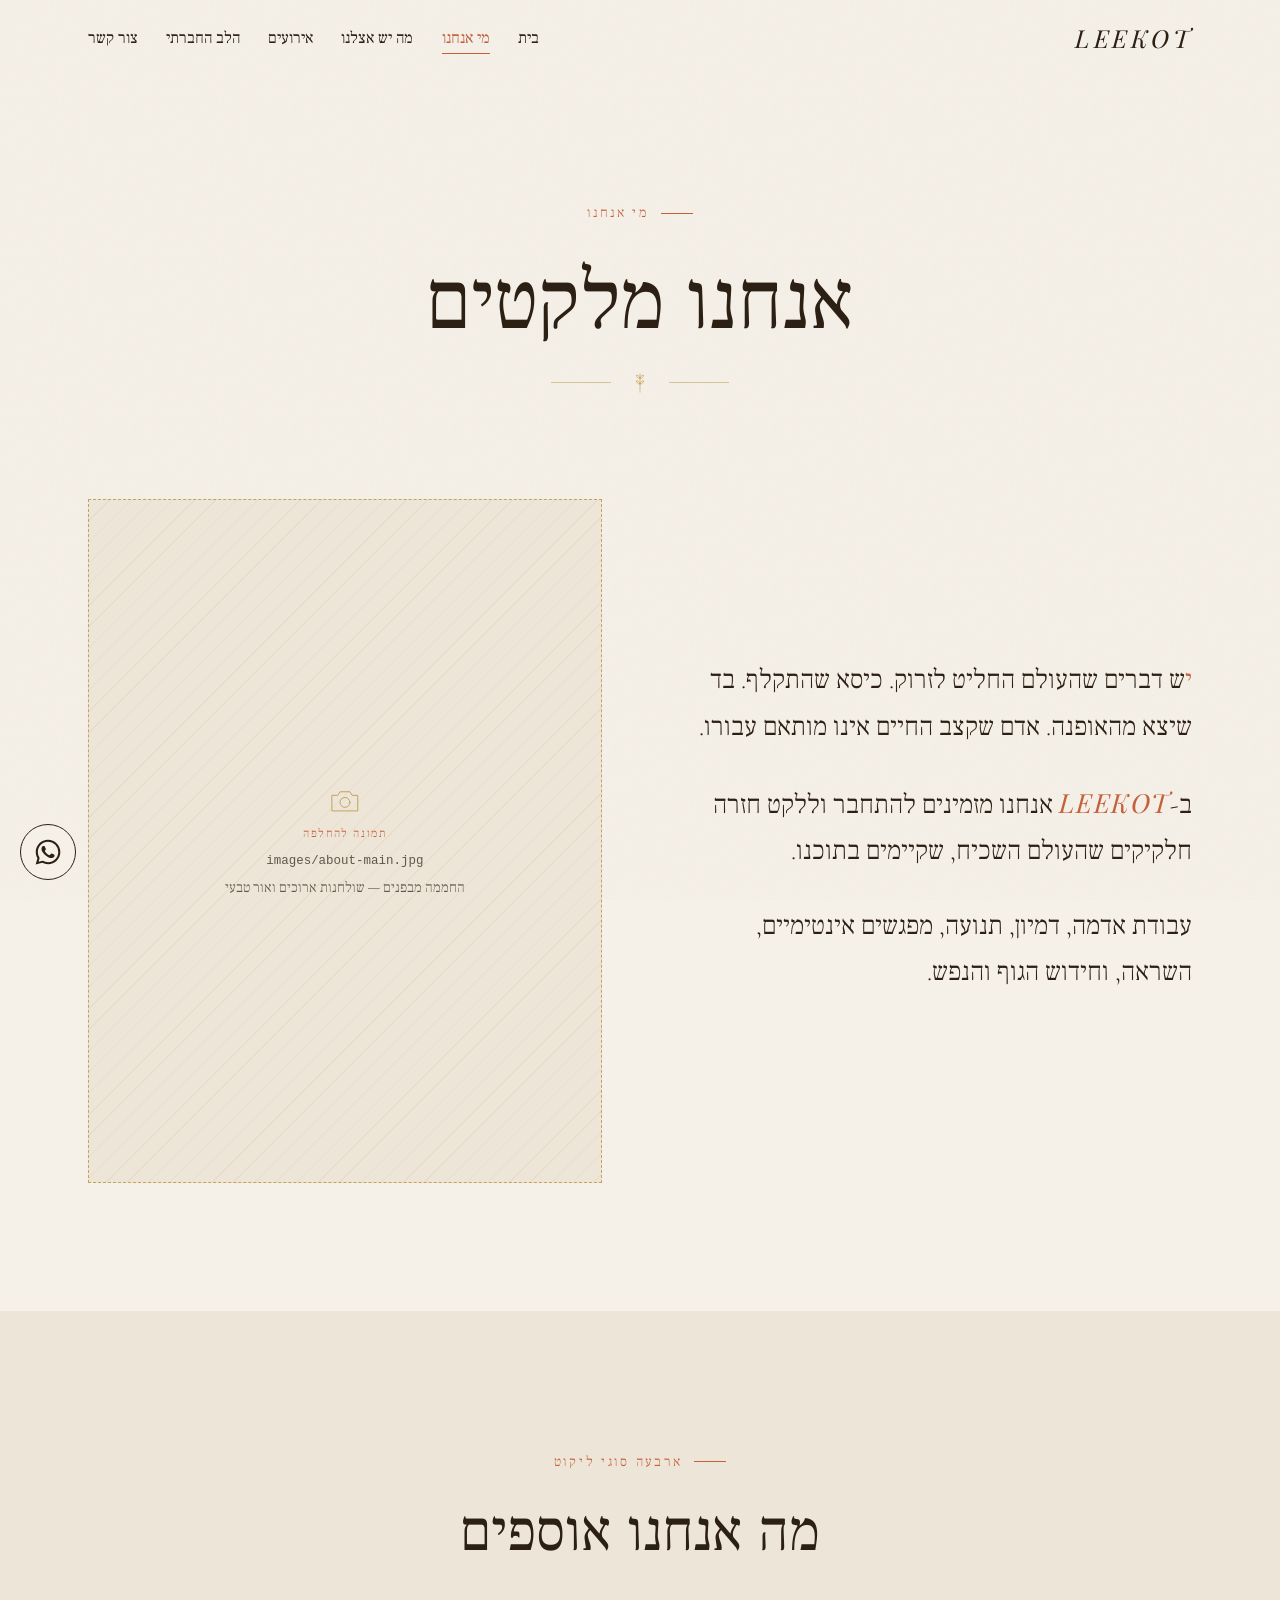
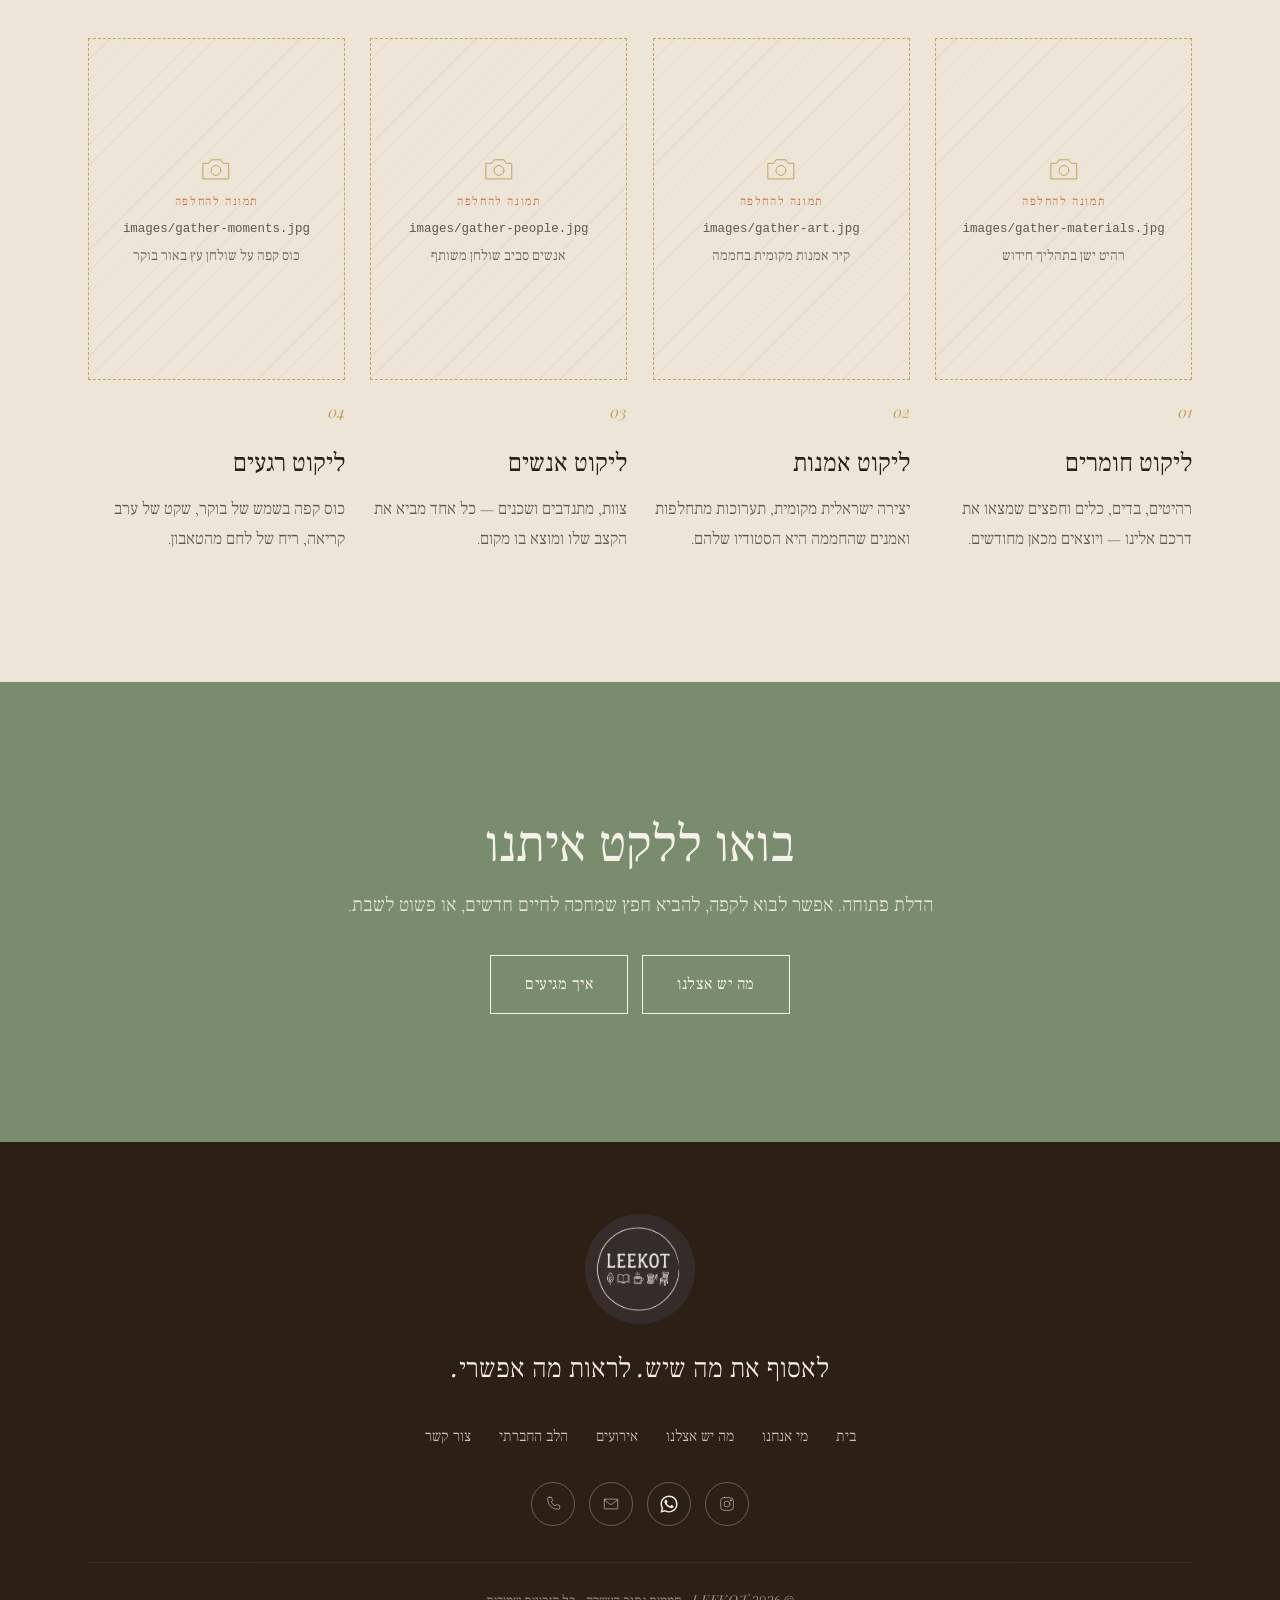
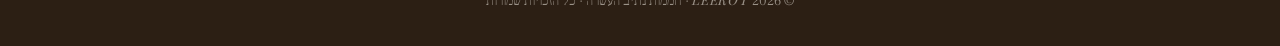
<file: leekot/about.html>
<!DOCTYPE html>
<html lang="he" dir="rtl" class="no-js">
<head>
  <meta charset="UTF-8">
  <meta name="viewport" content="width=device-width, initial-scale=1.0">
  <title>מי אנחנו · LEEKOT</title>
  <meta name="description" content="אנחנו מלקטים — חומרים, אמנות, אנשים ורגעים. הסיפור של LEEKOT.">
  <meta name="theme-color" content="#F5F0E8">
  <link rel="icon" href="images/logo.png">
  <meta property="og:title" content="מי אנחנו · LEEKOT">
  <meta property="og:description" content="אנחנו מלקטים — חומרים, אמנות, אנשים ורגעים. הסיפור של LEEKOT.">
  <meta property="og:image" content="images/greenhouse.png">
  <link rel="preconnect" href="https://fonts.googleapis.com">
  <link rel="preconnect" href="https://fonts.gstatic.com" crossorigin>
  <link href="https://fonts.googleapis.com/css2?family=Cormorant+Garamond:ital,wght@0,300;0,400;1,300&family=Frank+Ruhl+Libre:wght@300;400;500&family=Playfair+Display:ital,wght@0,400;1,400;1,500&display=swap" rel="stylesheet">
  <link rel="stylesheet" href="css/style.css">
</head>
<body>

<header class="nav" id="top">
  <div class="container">
    <a href="index.html" class="brand" aria-label="LEEKOT — דף הבית">
      <span class="brand-mark">LEEKOT</span>
    </a>
    <nav aria-label="ניווט ראשי">
      <ul class="nav-links" id="nav-links">
        <li><a href="index.html">בית</a></li>
        <li><a href="about.html" aria-current="page">מי אנחנו</a></li>
        <li><a href="spaces.html">מה יש אצלנו</a></li>
        <li><a href="events.html">אירועים</a></li>
        <li><a href="heart.html">הלב החברתי</a></li>
        <li><a href="contact.html">צור קשר</a></li>
      </ul>
    </nav>
    <button class="nav-toggle" aria-label="תפריט" aria-expanded="false" aria-controls="nav-links"><span></span><span></span><span></span></button>
  </div>
</header>

<main>

  <div class="page-hero container">
    <span class="eyebrow fade-in">מי אנחנו</span>
    <h1 class="fade-in d1">אנחנו מלקטים</h1>
    <div class="divider fade-in d2"><svg viewBox="0 0 48 48" fill="none" stroke="currentColor" stroke-width="1.4" stroke-linecap="round" stroke-linejoin="round" aria-hidden="true"><path d="M24 4v40"/><path d="M24 14c-5 0-8-3-8-7 5 0 8 3 8 7zM24 14c5 0 8-3 8-7-5 0-8 3-8 7zM24 26c-5 0-8-3-8-7 5 0 8 3 8 7zM24 26c5 0 8-3 8-7-5 0-8 3-8 7z"/></svg></div>
  </div>

  <section style="padding-top:0">
    <div class="container manifesto">
      <div class="manifesto-text reveal">
        <p>יש דברים שהעולם החליט לזרוק. כיסא שהתקלף. בד שיצא מהאופנה. אדם שקצב החיים אינו מותאם עבורו.</p>
        <p>ב-<span class="latin em">LEEKOT</span> אנחנו מזמינים להתחבר וללקט חזרה חלקיקים שהעולם השכיח, שקיימים בתוכנו.</p>
        <p>עבודת אדמה, דמיון, תנועה, מפגשים אינטימיים, השראה, וחידוש הגוף והנפש.</p>
      </div>
      <div class="reveal" data-delay="1">
        <div class="ph tall" data-placeholder="about-main.jpg"><!-- PLACEHOLDER: replace with <img src="images/about-main.jpg" alt="החממה מבפנים — שולחנות ארוכים ואור טבעי"> --><svg viewBox="0 0 48 48" fill="none" stroke="currentColor" stroke-width="1.4" stroke-linecap="round" stroke-linejoin="round" aria-hidden="true"><path d="M6 16h8l3-5h14l3 5h8v22H6z"/><circle cx="24" cy="26" r="7"/></svg><span class="ph-tag">תמונה להחלפה</span><span class="ph-file">images/about-main.jpg</span><span class="ph-desc">החממה מבפנים — שולחנות ארוכים ואור טבעי</span></div>
      </div>
    </div>
  </section>

  <section style="background:var(--cream-deep)">
    <div class="container">
      <div class="section-head reveal">
        <span class="eyebrow">ארבעה סוגי ליקוט</span>
        <h2 class="section-title">מה אנחנו אוספים</h2>
      </div>
      <div class="gather-grid">
        <div class="gather reveal" data-delay="0">
          <div class="ph " data-placeholder="gather-materials.jpg"><!-- PLACEHOLDER: replace with <img src="images/gather-materials.jpg" alt="רהיט ישן בתהליך חידוש"> --><svg viewBox="0 0 48 48" fill="none" stroke="currentColor" stroke-width="1.4" stroke-linecap="round" stroke-linejoin="round" aria-hidden="true"><path d="M6 16h8l3-5h14l3 5h8v22H6z"/><circle cx="24" cy="26" r="7"/></svg><span class="ph-tag">תמונה להחלפה</span><span class="ph-file">images/gather-materials.jpg</span><span class="ph-desc">רהיט ישן בתהליך חידוש</span></div>
          <span class="gather-num">01</span>
          <h3>ליקוט חומרים</h3>
          <p>רהיטים, בדים, כלים וחפצים שמצאו את דרכם אלינו — ויוצאים מכאן מחודשים.</p>
        </div>
        <div class="gather reveal" data-delay="1">
          <div class="ph " data-placeholder="gather-art.jpg"><!-- PLACEHOLDER: replace with <img src="images/gather-art.jpg" alt="קיר אמנות מקומית בחממה"> --><svg viewBox="0 0 48 48" fill="none" stroke="currentColor" stroke-width="1.4" stroke-linecap="round" stroke-linejoin="round" aria-hidden="true"><path d="M6 16h8l3-5h14l3 5h8v22H6z"/><circle cx="24" cy="26" r="7"/></svg><span class="ph-tag">תמונה להחלפה</span><span class="ph-file">images/gather-art.jpg</span><span class="ph-desc">קיר אמנות מקומית בחממה</span></div>
          <span class="gather-num">02</span>
          <h3>ליקוט אמנות</h3>
          <p>יצירה ישראלית מקומית, תערוכות מתחלפות ואמנים שהחממה היא הסטודיו שלהם.</p>
        </div>
        <div class="gather reveal" data-delay="2">
          <div class="ph " data-placeholder="gather-people.jpg"><!-- PLACEHOLDER: replace with <img src="images/gather-people.jpg" alt="אנשים סביב שולחן משותף"> --><svg viewBox="0 0 48 48" fill="none" stroke="currentColor" stroke-width="1.4" stroke-linecap="round" stroke-linejoin="round" aria-hidden="true"><path d="M6 16h8l3-5h14l3 5h8v22H6z"/><circle cx="24" cy="26" r="7"/></svg><span class="ph-tag">תמונה להחלפה</span><span class="ph-file">images/gather-people.jpg</span><span class="ph-desc">אנשים סביב שולחן משותף</span></div>
          <span class="gather-num">03</span>
          <h3>ליקוט אנשים</h3>
          <p>צוות, מתנדבים ושכנים — כל אחד מביא את הקצב שלו ומוצא בו מקום.</p>
        </div>
        <div class="gather reveal" data-delay="3">
          <div class="ph " data-placeholder="gather-moments.jpg"><!-- PLACEHOLDER: replace with <img src="images/gather-moments.jpg" alt="כוס קפה על שולחן עץ באור בוקר"> --><svg viewBox="0 0 48 48" fill="none" stroke="currentColor" stroke-width="1.4" stroke-linecap="round" stroke-linejoin="round" aria-hidden="true"><path d="M6 16h8l3-5h14l3 5h8v22H6z"/><circle cx="24" cy="26" r="7"/></svg><span class="ph-tag">תמונה להחלפה</span><span class="ph-file">images/gather-moments.jpg</span><span class="ph-desc">כוס קפה על שולחן עץ באור בוקר</span></div>
          <span class="gather-num">04</span>
          <h3>ליקוט רגעים</h3>
          <p>כוס קפה בשמש של בוקר, שקט של ערב קריאה, ריח של לחם מהטאבון.</p>
        </div>
      </div>
    </div>
  </section>

  <section class="cta-band">
    <div class="container reveal">
      <h2>בואו ללקט איתנו</h2>
      <p>הדלת פתוחה. אפשר לבוא לקפה, להביא חפץ שמחכה לחיים חדשים, או פשוט לשבת.</p>
      <div class="actions">
        <a href="spaces.html" class="btn btn-light">מה יש אצלנו</a>
        <a href="contact.html" class="btn btn-light">איך מגיעים</a>
      </div>
    </div>
  </section>

</main>

<footer class="footer">
  <div class="container">
    <img src="images/logo.png" alt="LEEKOT" class="footer-logo" width="110" height="110">
    <p class="footer-tag">לאסוף את מה שיש. לראות מה אפשרי.</p>
    <ul class="footer-nav">
      <li><a href="index.html">בית</a></li>
      <li><a href="about.html">מי אנחנו</a></li>
      <li><a href="spaces.html">מה יש אצלנו</a></li>
      <li><a href="events.html">אירועים</a></li>
      <li><a href="heart.html">הלב החברתי</a></li>
      <li><a href="contact.html">צור קשר</a></li>
    </ul>
    <div class="footer-social">
      <a href="https://instagram.com/leekot.community" target="_blank" rel="noopener" aria-label="אינסטגרם"><svg viewBox="0 0 48 48" fill="none" stroke="currentColor" stroke-width="1.4" stroke-linecap="round" stroke-linejoin="round" aria-hidden="true"><rect x="7" y="7" width="34" height="34" rx="10"/><circle cx="24" cy="24" r="8"/><circle cx="34" cy="14" r="1.4"/></svg></a>
      <a href="https://wa.me/972547520431" target="_blank" rel="noopener" aria-label="WhatsApp"><svg viewBox="0 0 24 24" fill="currentColor" aria-hidden="true"><path d="M17.47 14.38c-.3-.15-1.76-.87-2.03-.97-.27-.1-.47-.15-.67.15-.2.3-.77.97-.94 1.17-.17.2-.35.22-.65.07-.3-.15-1.26-.46-2.4-1.48-.89-.79-1.49-1.77-1.66-2.07-.17-.3-.02-.46.13-.61.13-.13.3-.35.45-.52.15-.17.2-.3.3-.5.1-.2.05-.37-.02-.52-.08-.15-.67-1.61-.92-2.21-.24-.58-.49-.5-.67-.51h-.57c-.2 0-.52.07-.8.37-.27.3-1.04 1.02-1.04 2.48 0 1.46 1.07 2.88 1.21 3.08.15.2 2.1 3.2 5.08 4.49.71.31 1.26.49 1.69.63.71.22 1.36.19 1.87.12.57-.09 1.76-.72 2.01-1.41.25-.69.25-1.29.17-1.41-.07-.13-.27-.2-.57-.35zM12.05 21.5h-.01a9.4 9.4 0 0 1-4.8-1.31l-.34-.2-3.57.94.95-3.48-.22-.36a9.4 9.4 0 0 1-1.44-5.02c0-5.2 4.23-9.43 9.44-9.43a9.43 9.43 0 0 1 9.43 9.44c0 5.2-4.24 9.42-9.44 9.42zm8.02-17.45A11.27 11.27 0 0 0 12.05.72C5.8.72.72 5.8.71 12.05c0 2 .52 3.95 1.52 5.66L.62 23.6l6.02-1.58a11.3 11.3 0 0 0 5.4 1.38h.01c6.25 0 11.34-5.08 11.34-11.34 0-3.03-1.18-5.88-3.32-8.01z"/></svg></a>
      <a href="mailto:hello@leekot.co.il" aria-label="מייל"><svg viewBox="0 0 48 48" fill="none" stroke="currentColor" stroke-width="1.4" stroke-linecap="round" stroke-linejoin="round" aria-hidden="true"><rect x="6" y="11" width="36" height="26" rx="2"/><path d="M6 13l18 13 18-13"/></svg></a>
      <a href="tel:+972547520431" aria-label="טלפון"><svg viewBox="0 0 48 48" fill="none" stroke="currentColor" stroke-width="1.4" stroke-linecap="round" stroke-linejoin="round" aria-hidden="true"><path d="M14 6h6l3 9-4 3a24 24 0 0 0 11 11l3-4 9 3v6a4 4 0 0 1-4 4C21 38 10 27 10 10a4 4 0 0 1 4-4z"/></svg></a>
    </div>
    <p class="copyright">© <span data-year>2026</span> <span class="latin">LEEKOT</span> · חממות נתיב העשרה · כל הזכויות שמורות</p>
  </div>
</footer>

<a href="https://wa.me/972547520431" class="wa-float" target="_blank" rel="noopener" aria-label="שלחו לנו הודעה ב-WhatsApp"><svg viewBox="0 0 24 24" fill="currentColor" aria-hidden="true"><path d="M17.47 14.38c-.3-.15-1.76-.87-2.03-.97-.27-.1-.47-.15-.67.15-.2.3-.77.97-.94 1.17-.17.2-.35.22-.65.07-.3-.15-1.26-.46-2.4-1.48-.89-.79-1.49-1.77-1.66-2.07-.17-.3-.02-.46.13-.61.13-.13.3-.35.45-.52.15-.17.2-.3.3-.5.1-.2.05-.37-.02-.52-.08-.15-.67-1.61-.92-2.21-.24-.58-.49-.5-.67-.51h-.57c-.2 0-.52.07-.8.37-.27.3-1.04 1.02-1.04 2.48 0 1.46 1.07 2.88 1.21 3.08.15.2 2.1 3.2 5.08 4.49.71.31 1.26.49 1.69.63.71.22 1.36.19 1.87.12.57-.09 1.76-.72 2.01-1.41.25-.69.25-1.29.17-1.41-.07-.13-.27-.2-.57-.35zM12.05 21.5h-.01a9.4 9.4 0 0 1-4.8-1.31l-.34-.2-3.57.94.95-3.48-.22-.36a9.4 9.4 0 0 1-1.44-5.02c0-5.2 4.23-9.43 9.44-9.43a9.43 9.43 0 0 1 9.43 9.44c0 5.2-4.24 9.42-9.44 9.42zm8.02-17.45A11.27 11.27 0 0 0 12.05.72C5.8.72.72 5.8.71 12.05c0 2 .52 3.95 1.52 5.66L.62 23.6l6.02-1.58a11.3 11.3 0 0 0 5.4 1.38h.01c6.25 0 11.34-5.08 11.34-11.34 0-3.03-1.18-5.88-3.32-8.01z"/></svg></a>

<script src="js/main.js"></script>
</body>
</html>
</file>
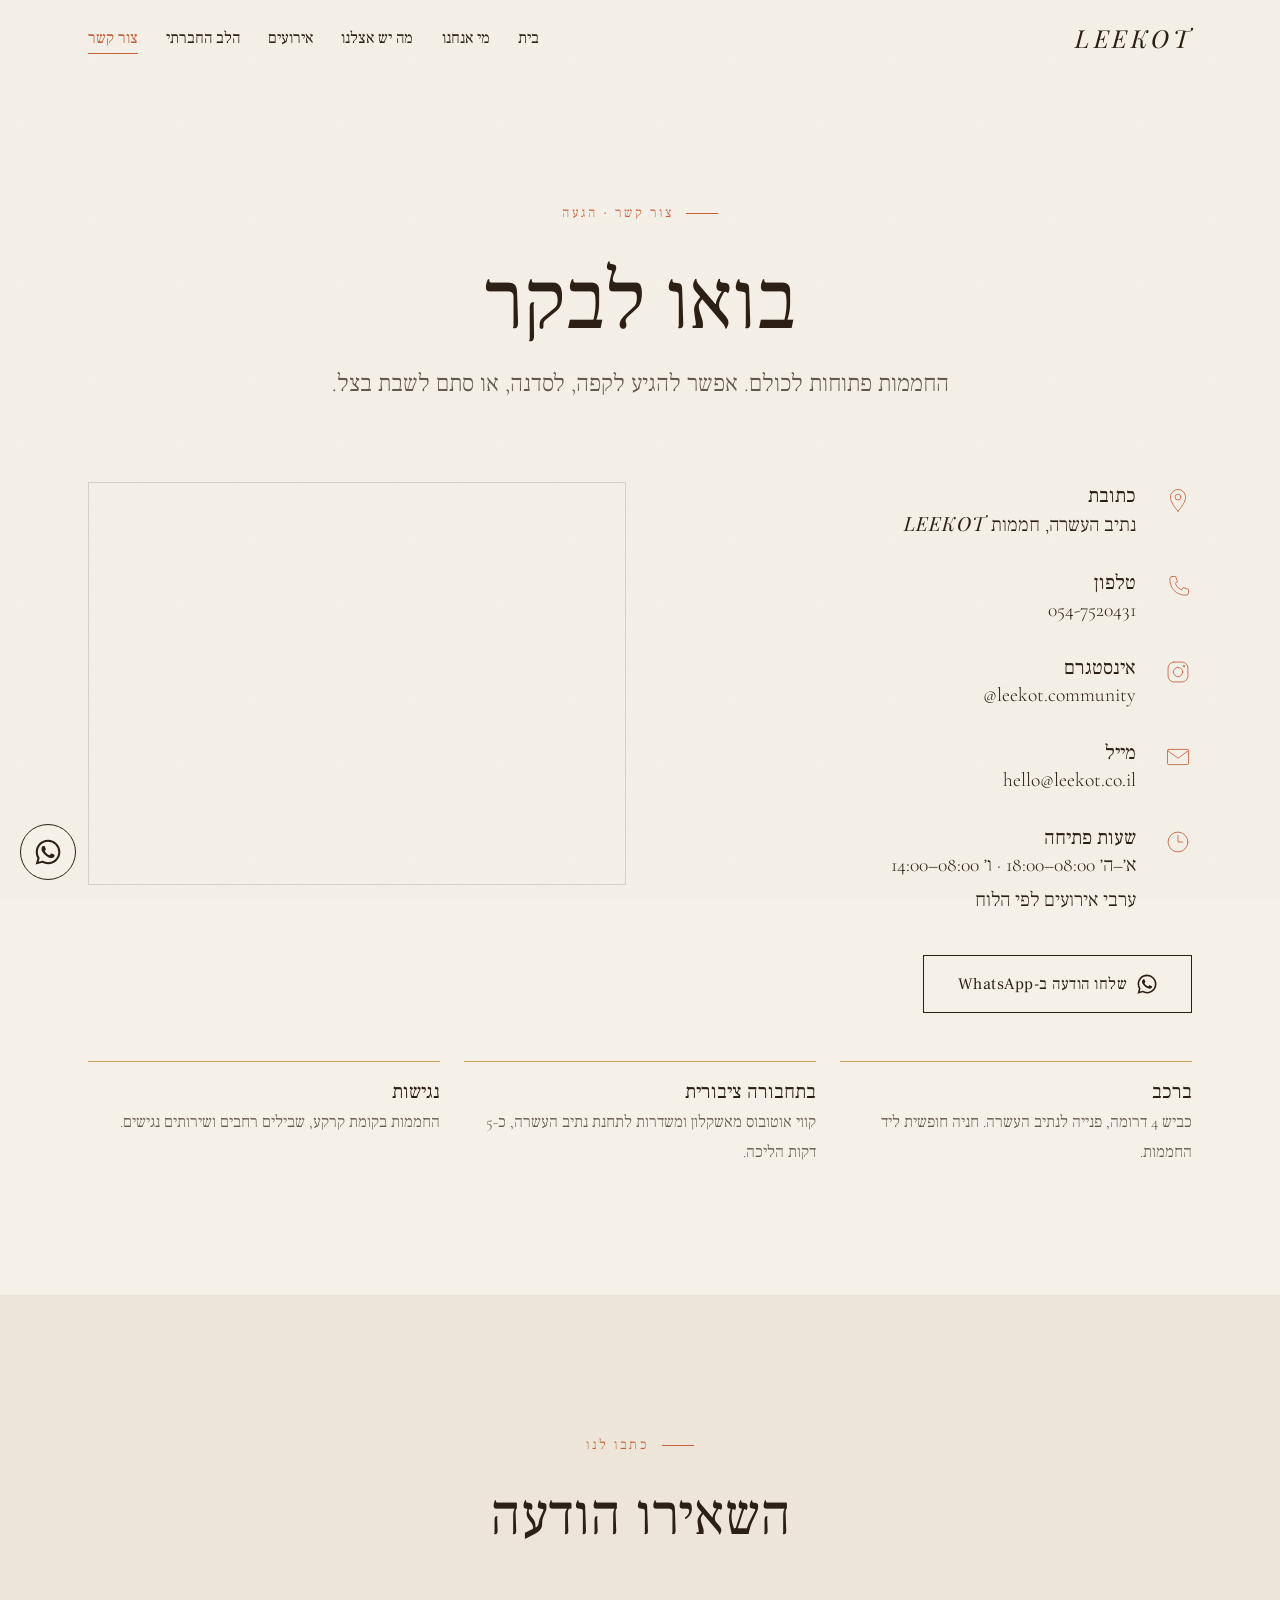
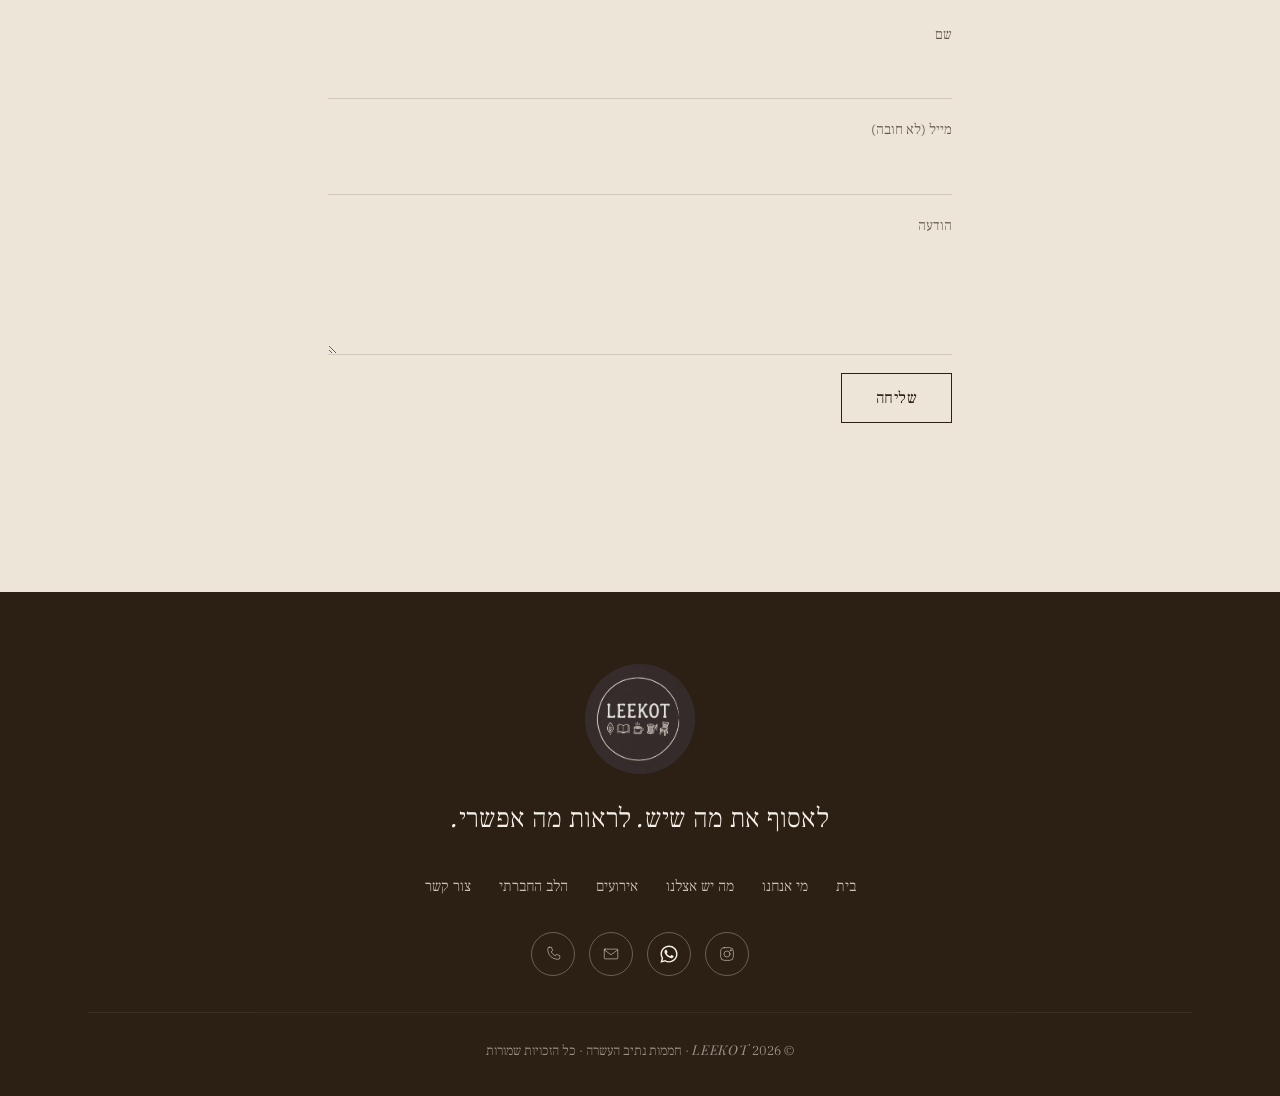
<file: leekot/contact.html>
<!DOCTYPE html>
<html lang="he" dir="rtl" class="no-js">
<head>
  <meta charset="UTF-8">
  <meta name="viewport" content="width=device-width, initial-scale=1.0">
  <title>צור קשר והגעה · LEEKOT</title>
  <meta name="description" content="חממות LEEKOT, נתיב העשרה. טלפון 054-7520431, WhatsApp, אינסטגרם ומפת הגעה.">
  <meta name="theme-color" content="#F5F0E8">
  <link rel="icon" href="images/logo.png">
  <meta property="og:title" content="צור קשר והגעה · LEEKOT">
  <meta property="og:description" content="חממות LEEKOT, נתיב העשרה. טלפון 054-7520431, WhatsApp, אינסטגרם ומפת הגעה.">
  <meta property="og:image" content="images/greenhouse.png">
  <link rel="preconnect" href="https://fonts.googleapis.com">
  <link rel="preconnect" href="https://fonts.gstatic.com" crossorigin>
  <link href="https://fonts.googleapis.com/css2?family=Cormorant+Garamond:ital,wght@0,300;0,400;1,300&family=Frank+Ruhl+Libre:wght@300;400;500&family=Playfair+Display:ital,wght@0,400;1,400;1,500&display=swap" rel="stylesheet">
  <link rel="stylesheet" href="css/style.css">
</head>
<body>

<header class="nav" id="top">
  <div class="container">
    <a href="index.html" class="brand" aria-label="LEEKOT — דף הבית">
      <span class="brand-mark">LEEKOT</span>
    </a>
    <nav aria-label="ניווט ראשי">
      <ul class="nav-links" id="nav-links">
        <li><a href="index.html">בית</a></li>
        <li><a href="about.html">מי אנחנו</a></li>
        <li><a href="spaces.html">מה יש אצלנו</a></li>
        <li><a href="events.html">אירועים</a></li>
        <li><a href="heart.html">הלב החברתי</a></li>
        <li><a href="contact.html" aria-current="page">צור קשר</a></li>
      </ul>
    </nav>
    <button class="nav-toggle" aria-label="תפריט" aria-expanded="false" aria-controls="nav-links"><span></span><span></span><span></span></button>
  </div>
</header>

<main>

  <div class="page-hero container">
    <span class="eyebrow fade-in">צור קשר · הגעה</span>
    <h1 class="fade-in d1">בואו לבקר</h1>
    <p class="lead fade-in d2">החממות פתוחות לכולם. אפשר להגיע לקפה, לסדנה, או סתם לשבת בצל.</p>
  </div>

  <section style="padding-top:0">
    <div class="container contact-grid">
      <div class="reveal">
        <ul class="contact-list">
          <li><span class="icon"><svg viewBox="0 0 48 48" fill="none" stroke="currentColor" stroke-width="1.4" stroke-linecap="round" stroke-linejoin="round" aria-hidden="true"><path d="M24 43s-13-13-13-24a13 13 0 0 1 26 0c0 11-13 24-13 24z"/><circle cx="24" cy="19" r="5"/></svg></span><div><h4>כתובת</h4><p>נתיב העשרה, חממות <span class="latin">LEEKOT</span></p></div></li>
          <li><span class="icon"><svg viewBox="0 0 48 48" fill="none" stroke="currentColor" stroke-width="1.4" stroke-linecap="round" stroke-linejoin="round" aria-hidden="true"><path d="M14 6h6l3 9-4 3a24 24 0 0 0 11 11l3-4 9 3v6a4 4 0 0 1-4 4C21 38 10 27 10 10a4 4 0 0 1 4-4z"/></svg></span><div><h4>טלפון</h4><p><a href="tel:+972547520431" class="ltr">054-7520431</a></p></div></li>
          <li><span class="icon"><svg viewBox="0 0 48 48" fill="none" stroke="currentColor" stroke-width="1.4" stroke-linecap="round" stroke-linejoin="round" aria-hidden="true"><rect x="7" y="7" width="34" height="34" rx="10"/><circle cx="24" cy="24" r="8"/><circle cx="34" cy="14" r="1.4"/></svg></span><div><h4>אינסטגרם</h4><p><a href="https://instagram.com/leekot.community" target="_blank" rel="noopener" class="ltr">@leekot.community</a></p></div></li>
          <li><span class="icon"><svg viewBox="0 0 48 48" fill="none" stroke="currentColor" stroke-width="1.4" stroke-linecap="round" stroke-linejoin="round" aria-hidden="true"><rect x="6" y="11" width="36" height="26" rx="2"/><path d="M6 13l18 13 18-13"/></svg></span><div><h4>מייל</h4><p><a href="mailto:hello@leekot.co.il" class="ltr">hello@leekot.co.il</a></p></div></li>
          <li><span class="icon"><svg viewBox="0 0 48 48" fill="none" stroke="currentColor" stroke-width="1.4" stroke-linecap="round" stroke-linejoin="round" aria-hidden="true"><circle cx="24" cy="24" r="17"/><path d="M24 13v11h8"/></svg></span><div><h4>שעות פתיחה</h4><p>א׳–ה׳ 08:00–18:00 · ו׳ 08:00–14:00<br>ערבי אירועים לפי הלוח</p></div></li>
        </ul>
        <a href="https://wa.me/972547520431" target="_blank" rel="noopener" class="btn"><svg width="20" height="20" viewBox="0 0 24 24" fill="currentColor" aria-hidden="true"><path d="M17.47 14.38c-.3-.15-1.76-.87-2.03-.97-.27-.1-.47-.15-.67.15-.2.3-.77.97-.94 1.17-.17.2-.35.22-.65.07-.3-.15-1.26-.46-2.4-1.48-.89-.79-1.49-1.77-1.66-2.07-.17-.3-.02-.46.13-.61.13-.13.3-.35.45-.52.15-.17.2-.3.3-.5.1-.2.05-.37-.02-.52-.08-.15-.67-1.61-.92-2.21-.24-.58-.49-.5-.67-.51h-.57c-.2 0-.52.07-.8.37-.27.3-1.04 1.02-1.04 2.48 0 1.46 1.07 2.88 1.21 3.08.15.2 2.1 3.2 5.08 4.49.71.31 1.26.49 1.69.63.71.22 1.36.19 1.87.12.57-.09 1.76-.72 2.01-1.41.25-.69.25-1.29.17-1.41-.07-.13-.27-.2-.57-.35zM12.05 21.5h-.01a9.4 9.4 0 0 1-4.8-1.31l-.34-.2-3.57.94.95-3.48-.22-.36a9.4 9.4 0 0 1-1.44-5.02c0-5.2 4.23-9.43 9.44-9.43a9.43 9.43 0 0 1 9.43 9.44c0 5.2-4.24 9.42-9.44 9.42zm8.02-17.45A11.27 11.27 0 0 0 12.05.72C5.8.72.72 5.8.71 12.05c0 2 .52 3.95 1.52 5.66L.62 23.6l6.02-1.58a11.3 11.3 0 0 0 5.4 1.38h.01c6.25 0 11.34-5.08 11.34-11.34 0-3.03-1.18-5.88-3.32-8.01z"/></svg> שלחו הודעה ב-WhatsApp</a>
      </div>
      <div class="reveal" data-delay="1">
        <div class="map">
          <iframe title="מפה — נתיב העשרה" src="https://www.google.com/maps?q=%D7%A0%D7%AA%D7%99%D7%91+%D7%94%D7%A2%D7%A9%D7%A8%D7%94&amp;z=14&amp;output=embed" loading="lazy" referrerpolicy="no-referrer-when-downgrade" allowfullscreen></iframe>
        </div>
      </div>
    </div>

    <div class="container directions">
      <div class="reveal"><h4>ברכב</h4><p>כביש 4 דרומה, פנייה לנתיב העשרה. חניה חופשית ליד החממות.</p></div>
      <div class="reveal" data-delay="1"><h4>בתחבורה ציבורית</h4><p>קווי אוטובוס מאשקלון ומשדרות לתחנת נתיב העשרה, כ-5 דקות הליכה.</p></div>
      <div class="reveal" data-delay="2"><h4>נגישות</h4><p>החממות בקומת קרקע, שבילים רחבים ושירותים נגישים.</p></div>
    </div>
  </section>

  <section style="background:var(--cream-deep)">
    <div class="container" style="max-width:720px">
      <div class="section-head reveal">
        <span class="eyebrow">כתבו לנו</span>
        <h2 class="section-title">השאירו הודעה</h2>
      </div>
      <form class="form reveal" id="contact-form">
        <div class="field"><label for="c-name">שם</label><input id="c-name" name="name" required autocomplete="name"></div>
        <div class="field"><label for="c-email">מייל (לא חובה)</label><input id="c-email" name="email" type="email" autocomplete="email" dir="ltr"></div>
        <div class="field"><label for="c-msg">הודעה</label><textarea id="c-msg" name="message" required></textarea></div>
        <div><button type="submit" class="btn">שליחה</button></div>
        <p class="form-note" aria-live="polite"></p>
      </form>
    </div>
  </section>

</main>

<footer class="footer">
  <div class="container">
    <img src="images/logo.png" alt="LEEKOT" class="footer-logo" width="110" height="110">
    <p class="footer-tag">לאסוף את מה שיש. לראות מה אפשרי.</p>
    <ul class="footer-nav">
      <li><a href="index.html">בית</a></li>
      <li><a href="about.html">מי אנחנו</a></li>
      <li><a href="spaces.html">מה יש אצלנו</a></li>
      <li><a href="events.html">אירועים</a></li>
      <li><a href="heart.html">הלב החברתי</a></li>
      <li><a href="contact.html">צור קשר</a></li>
    </ul>
    <div class="footer-social">
      <a href="https://instagram.com/leekot.community" target="_blank" rel="noopener" aria-label="אינסטגרם"><svg viewBox="0 0 48 48" fill="none" stroke="currentColor" stroke-width="1.4" stroke-linecap="round" stroke-linejoin="round" aria-hidden="true"><rect x="7" y="7" width="34" height="34" rx="10"/><circle cx="24" cy="24" r="8"/><circle cx="34" cy="14" r="1.4"/></svg></a>
      <a href="https://wa.me/972547520431" target="_blank" rel="noopener" aria-label="WhatsApp"><svg viewBox="0 0 24 24" fill="currentColor" aria-hidden="true"><path d="M17.47 14.38c-.3-.15-1.76-.87-2.03-.97-.27-.1-.47-.15-.67.15-.2.3-.77.97-.94 1.17-.17.2-.35.22-.65.07-.3-.15-1.26-.46-2.4-1.48-.89-.79-1.49-1.77-1.66-2.07-.17-.3-.02-.46.13-.61.13-.13.3-.35.45-.52.15-.17.2-.3.3-.5.1-.2.05-.37-.02-.52-.08-.15-.67-1.61-.92-2.21-.24-.58-.49-.5-.67-.51h-.57c-.2 0-.52.07-.8.37-.27.3-1.04 1.02-1.04 2.48 0 1.46 1.07 2.88 1.21 3.08.15.2 2.1 3.2 5.08 4.49.71.31 1.26.49 1.69.63.71.22 1.36.19 1.87.12.57-.09 1.76-.72 2.01-1.41.25-.69.25-1.29.17-1.41-.07-.13-.27-.2-.57-.35zM12.05 21.5h-.01a9.4 9.4 0 0 1-4.8-1.31l-.34-.2-3.57.94.95-3.48-.22-.36a9.4 9.4 0 0 1-1.44-5.02c0-5.2 4.23-9.43 9.44-9.43a9.43 9.43 0 0 1 9.43 9.44c0 5.2-4.24 9.42-9.44 9.42zm8.02-17.45A11.27 11.27 0 0 0 12.05.72C5.8.72.72 5.8.71 12.05c0 2 .52 3.95 1.52 5.66L.62 23.6l6.02-1.58a11.3 11.3 0 0 0 5.4 1.38h.01c6.25 0 11.34-5.08 11.34-11.34 0-3.03-1.18-5.88-3.32-8.01z"/></svg></a>
      <a href="mailto:hello@leekot.co.il" aria-label="מייל"><svg viewBox="0 0 48 48" fill="none" stroke="currentColor" stroke-width="1.4" stroke-linecap="round" stroke-linejoin="round" aria-hidden="true"><rect x="6" y="11" width="36" height="26" rx="2"/><path d="M6 13l18 13 18-13"/></svg></a>
      <a href="tel:+972547520431" aria-label="טלפון"><svg viewBox="0 0 48 48" fill="none" stroke="currentColor" stroke-width="1.4" stroke-linecap="round" stroke-linejoin="round" aria-hidden="true"><path d="M14 6h6l3 9-4 3a24 24 0 0 0 11 11l3-4 9 3v6a4 4 0 0 1-4 4C21 38 10 27 10 10a4 4 0 0 1 4-4z"/></svg></a>
    </div>
    <p class="copyright">© <span data-year>2026</span> <span class="latin">LEEKOT</span> · חממות נתיב העשרה · כל הזכויות שמורות</p>
  </div>
</footer>

<a href="https://wa.me/972547520431" class="wa-float" target="_blank" rel="noopener" aria-label="שלחו לנו הודעה ב-WhatsApp"><svg viewBox="0 0 24 24" fill="currentColor" aria-hidden="true"><path d="M17.47 14.38c-.3-.15-1.76-.87-2.03-.97-.27-.1-.47-.15-.67.15-.2.3-.77.97-.94 1.17-.17.2-.35.22-.65.07-.3-.15-1.26-.46-2.4-1.48-.89-.79-1.49-1.77-1.66-2.07-.17-.3-.02-.46.13-.61.13-.13.3-.35.45-.52.15-.17.2-.3.3-.5.1-.2.05-.37-.02-.52-.08-.15-.67-1.61-.92-2.21-.24-.58-.49-.5-.67-.51h-.57c-.2 0-.52.07-.8.37-.27.3-1.04 1.02-1.04 2.48 0 1.46 1.07 2.88 1.21 3.08.15.2 2.1 3.2 5.08 4.49.71.31 1.26.49 1.69.63.71.22 1.36.19 1.87.12.57-.09 1.76-.72 2.01-1.41.25-.69.25-1.29.17-1.41-.07-.13-.27-.2-.57-.35zM12.05 21.5h-.01a9.4 9.4 0 0 1-4.8-1.31l-.34-.2-3.57.94.95-3.48-.22-.36a9.4 9.4 0 0 1-1.44-5.02c0-5.2 4.23-9.43 9.44-9.43a9.43 9.43 0 0 1 9.43 9.44c0 5.2-4.24 9.42-9.44 9.42zm8.02-17.45A11.27 11.27 0 0 0 12.05.72C5.8.72.72 5.8.71 12.05c0 2 .52 3.95 1.52 5.66L.62 23.6l6.02-1.58a11.3 11.3 0 0 0 5.4 1.38h.01c6.25 0 11.34-5.08 11.34-11.34 0-3.03-1.18-5.88-3.32-8.01z"/></svg></a>

<script src="js/main.js"></script>
</body>
</html>
</file>
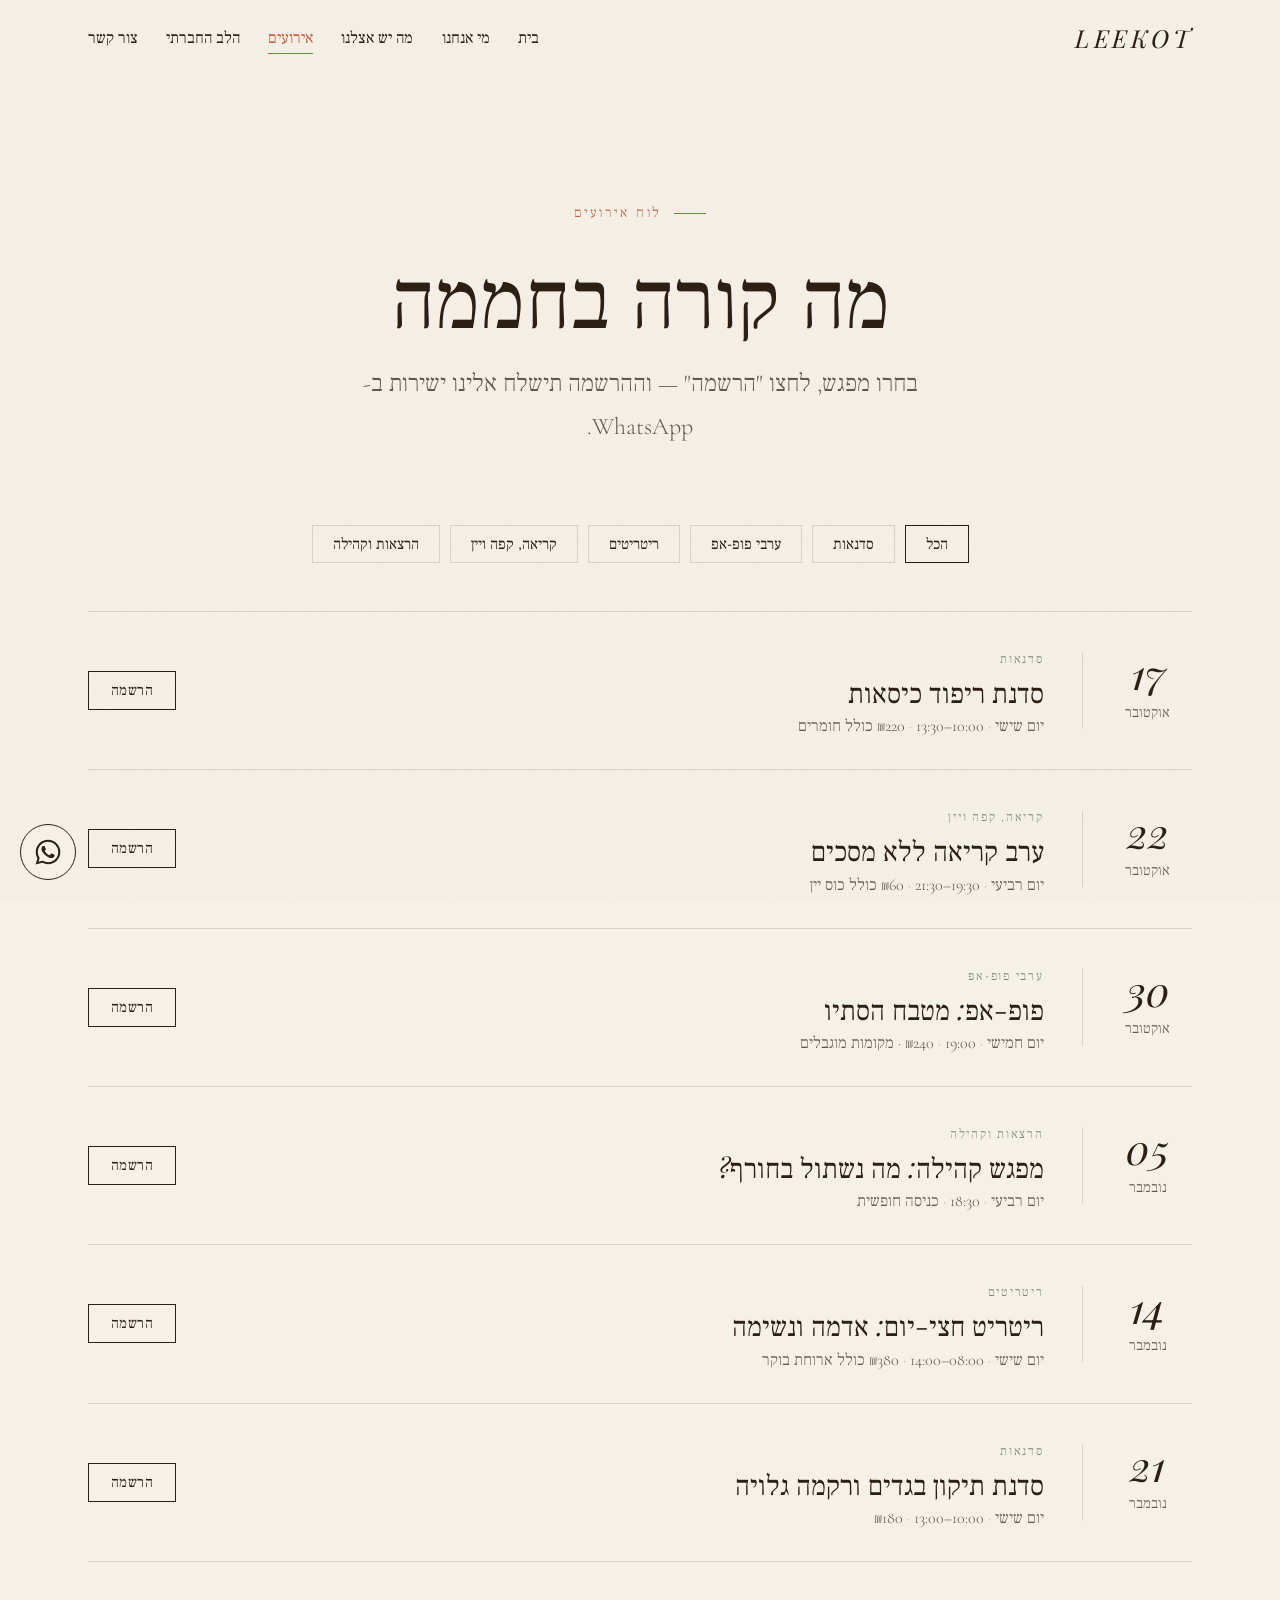
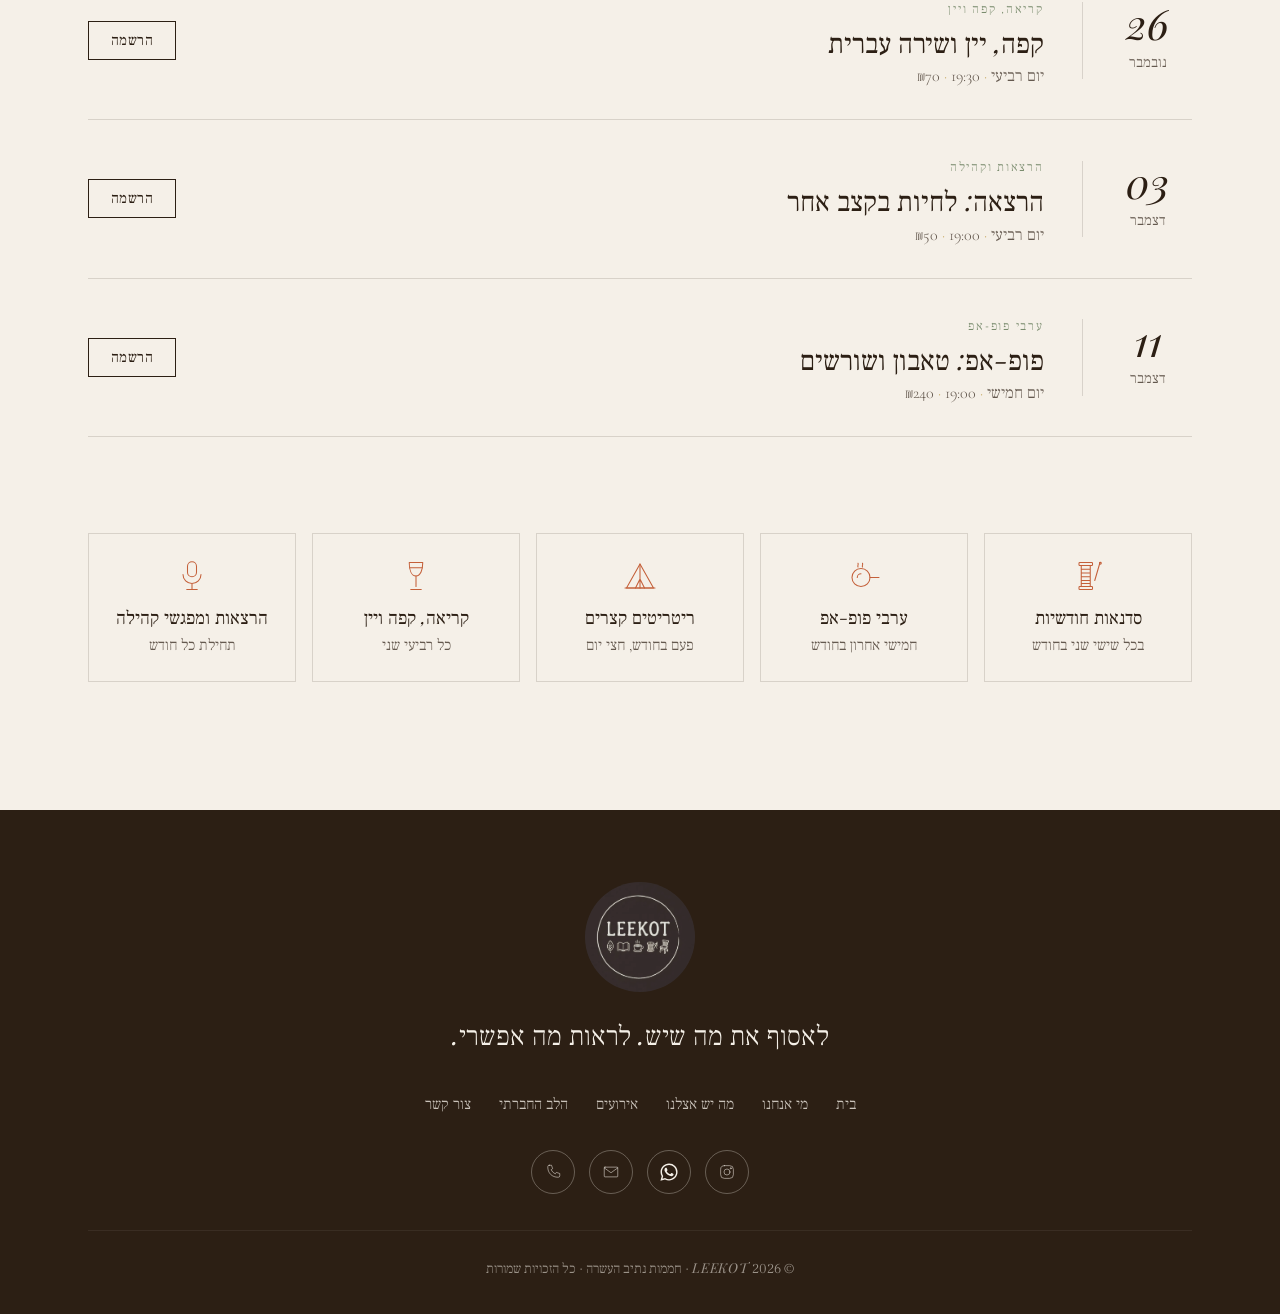
<file: leekot/events.html>
<!DOCTYPE html>
<html lang="he" dir="rtl" class="no-js">
<head>
  <meta charset="UTF-8">
  <meta name="viewport" content="width=device-width, initial-scale=1.0">
  <title>אירועים · LEEKOT</title>
  <meta name="description" content="סדנאות חודשיות, ערבי פופ-אפ, ריטריטים קצרים, ערבי קריאה, קפה ויין, הרצאות ומפגשי קהילה.">
  <meta name="theme-color" content="#F5F0E8">
  <link rel="icon" href="images/logo.png">
  <meta property="og:title" content="אירועים · LEEKOT">
  <meta property="og:description" content="סדנאות חודשיות, ערבי פופ-אפ, ריטריטים קצרים, ערבי קריאה, קפה ויין, הרצאות ומפגשי קהילה.">
  <meta property="og:image" content="images/greenhouse.png">
  <link rel="preconnect" href="https://fonts.googleapis.com">
  <link rel="preconnect" href="https://fonts.gstatic.com" crossorigin>
  <link href="https://fonts.googleapis.com/css2?family=Cormorant+Garamond:ital,wght@0,300;0,400;1,300&family=Frank+Ruhl+Libre:wght@300;400;500&family=Playfair+Display:ital,wght@0,400;1,400;1,500&display=swap" rel="stylesheet">
  <link rel="stylesheet" href="css/style.css">
</head>
<body>

<header class="nav" id="top">
  <div class="container">
    <a href="index.html" class="brand" aria-label="LEEKOT — דף הבית">
      <span class="brand-mark">LEEKOT</span>
    </a>
    <nav aria-label="ניווט ראשי">
      <ul class="nav-links" id="nav-links">
        <li><a href="index.html">בית</a></li>
        <li><a href="about.html">מי אנחנו</a></li>
        <li><a href="spaces.html">מה יש אצלנו</a></li>
        <li><a href="events.html" aria-current="page">אירועים</a></li>
        <li><a href="heart.html">הלב החברתי</a></li>
        <li><a href="contact.html">צור קשר</a></li>
      </ul>
    </nav>
    <button class="nav-toggle" aria-label="תפריט" aria-expanded="false" aria-controls="nav-links"><span></span><span></span><span></span></button>
  </div>
</header>

<main>

  <div class="page-hero container">
    <span class="eyebrow fade-in">לוח אירועים</span>
    <h1 class="fade-in d1">מה קורה בחממה</h1>
    <p class="lead fade-in d2">בחרו מפגש, לחצו "הרשמה" — וההרשמה תישלח אלינו ישירות ב-WhatsApp.</p>
  </div>

  <section style="padding-top:0">
    <div class="container">
      <div class="filters" role="group" aria-label="סינון לפי סוג אירוע"><button class="filter" data-filter="all" aria-pressed="true">הכל</button><button class="filter" data-filter="workshop" aria-pressed="false">סדנאות</button><button class="filter" data-filter="popup" aria-pressed="false">ערבי פופ-אפ</button><button class="filter" data-filter="retreat" aria-pressed="false">ריטריטים</button><button class="filter" data-filter="reading" aria-pressed="false">קריאה, קפה ויין</button><button class="filter" data-filter="talk" aria-pressed="false">הרצאות וקהילה</button></div>
      <!-- EVENTS: edit dates/titles/prices below. data-cat must match one of the filter keys. -->
      <ul class="events">
        <li class="event reveal" data-cat="workshop" data-title="סדנת ריפוד כיסאות" data-when="שישי 17 באוקטובר · 10:00–13:30">
          <div class="event-date"><span class="event-day">17</span><span class="event-month">אוקטובר</span></div>
          <div>
            <span class="event-cat">סדנאות</span>
            <h3>סדנת ריפוד כיסאות</h3>
            <p class="event-meta"><span>יום שישי</span><span>10:00–13:30</span><span>₪220 כולל חומרים</span></p>
          </div>
          <button class="btn btn-sm" data-register>הרשמה</button>
        </li>
        <li class="event reveal" data-cat="reading" data-title="ערב קריאה ללא מסכים" data-when="רביעי 22 באוקטובר · 19:30–21:30">
          <div class="event-date"><span class="event-day">22</span><span class="event-month">אוקטובר</span></div>
          <div>
            <span class="event-cat">קריאה, קפה ויין</span>
            <h3>ערב קריאה ללא מסכים</h3>
            <p class="event-meta"><span>יום רביעי</span><span>19:30–21:30</span><span>₪60 כולל כוס יין</span></p>
          </div>
          <button class="btn btn-sm" data-register>הרשמה</button>
        </li>
        <li class="event reveal" data-cat="popup" data-title="פופ-אפ: מטבח הסתיו" data-when="חמישי 30 באוקטובר · 19:00">
          <div class="event-date"><span class="event-day">30</span><span class="event-month">אוקטובר</span></div>
          <div>
            <span class="event-cat">ערבי פופ-אפ</span>
            <h3>פופ-אפ: מטבח הסתיו</h3>
            <p class="event-meta"><span>יום חמישי</span><span>19:00</span><span>₪240 · מקומות מוגבלים</span></p>
          </div>
          <button class="btn btn-sm" data-register>הרשמה</button>
        </li>
        <li class="event reveal" data-cat="talk" data-title="מפגש קהילה: מה נשתול בחורף?" data-when="רביעי 05 בנובמבר · 18:30">
          <div class="event-date"><span class="event-day">05</span><span class="event-month">נובמבר</span></div>
          <div>
            <span class="event-cat">הרצאות וקהילה</span>
            <h3>מפגש קהילה: מה נשתול בחורף?</h3>
            <p class="event-meta"><span>יום רביעי</span><span>18:30</span><span>כניסה חופשית</span></p>
          </div>
          <button class="btn btn-sm" data-register>הרשמה</button>
        </li>
        <li class="event reveal" data-cat="retreat" data-title="ריטריט חצי-יום: אדמה ונשימה" data-when="שישי 14 בנובמבר · 08:00–14:00">
          <div class="event-date"><span class="event-day">14</span><span class="event-month">נובמבר</span></div>
          <div>
            <span class="event-cat">ריטריטים</span>
            <h3>ריטריט חצי-יום: אדמה ונשימה</h3>
            <p class="event-meta"><span>יום שישי</span><span>08:00–14:00</span><span>₪380 כולל ארוחת בוקר</span></p>
          </div>
          <button class="btn btn-sm" data-register>הרשמה</button>
        </li>
        <li class="event reveal" data-cat="workshop" data-title="סדנת תיקון בגדים ורקמה גלויה" data-when="שישי 21 בנובמבר · 10:00–13:00">
          <div class="event-date"><span class="event-day">21</span><span class="event-month">נובמבר</span></div>
          <div>
            <span class="event-cat">סדנאות</span>
            <h3>סדנת תיקון בגדים ורקמה גלויה</h3>
            <p class="event-meta"><span>יום שישי</span><span>10:00–13:00</span><span>₪180</span></p>
          </div>
          <button class="btn btn-sm" data-register>הרשמה</button>
        </li>
        <li class="event reveal" data-cat="reading" data-title="קפה, יין ושירה עברית" data-when="רביעי 26 בנובמבר · 19:30">
          <div class="event-date"><span class="event-day">26</span><span class="event-month">נובמבר</span></div>
          <div>
            <span class="event-cat">קריאה, קפה ויין</span>
            <h3>קפה, יין ושירה עברית</h3>
            <p class="event-meta"><span>יום רביעי</span><span>19:30</span><span>₪70</span></p>
          </div>
          <button class="btn btn-sm" data-register>הרשמה</button>
        </li>
        <li class="event reveal" data-cat="talk" data-title="הרצאה: לחיות בקצב אחר" data-when="רביעי 03 בדצמבר · 19:00">
          <div class="event-date"><span class="event-day">03</span><span class="event-month">דצמבר</span></div>
          <div>
            <span class="event-cat">הרצאות וקהילה</span>
            <h3>הרצאה: לחיות בקצב אחר</h3>
            <p class="event-meta"><span>יום רביעי</span><span>19:00</span><span>₪50</span></p>
          </div>
          <button class="btn btn-sm" data-register>הרשמה</button>
        </li>
        <li class="event reveal" data-cat="popup" data-title="פופ-אפ: טאבון ושורשים" data-when="חמישי 11 בדצמבר · 19:00">
          <div class="event-date"><span class="event-day">11</span><span class="event-month">דצמבר</span></div>
          <div>
            <span class="event-cat">ערבי פופ-אפ</span>
            <h3>פופ-אפ: טאבון ושורשים</h3>
            <p class="event-meta"><span>יום חמישי</span><span>19:00</span><span>₪240</span></p>
          </div>
          <button class="btn btn-sm" data-register>הרשמה</button>
        </li>
      </ul>

      <div class="recurring">
        <div class="reveal" data-delay="0"><div class="icon"><svg viewBox="0 0 48 48" fill="none" stroke="currentColor" stroke-width="1.4" stroke-linecap="round" stroke-linejoin="round" aria-hidden="true"><rect x="12" y="6" width="18" height="4" rx="1"/><rect x="12" y="38" width="18" height="4" rx="1"/><path d="M15 10v28M27 10v28M15 15h12M15 20h12M15 25h12M15 30h12M15 34h12"/><path d="M40 6L33 30"/><circle cx="40.5" cy="7" r="1.2"/></svg></div><h4>סדנאות חודשיות</h4><p>בכל שישי שני בחודש</p></div>
        <div class="reveal" data-delay="1"><div class="icon"><svg viewBox="0 0 48 48" fill="none" stroke="currentColor" stroke-width="1.4" stroke-linecap="round" stroke-linejoin="round" aria-hidden="true"><circle cx="20" cy="26" r="12"/><path d="M32 26h12"/><path d="M16 12c-1-2 1-3 0-5M22 12c-1-2 1-3 0-5"/><path d="M15 26a5 5 0 0 1 5-5"/></svg></div><h4>ערבי פופ-אפ</h4><p>חמישי אחרון בחודש</p></div>
        <div class="reveal" data-delay="2"><div class="icon"><svg viewBox="0 0 48 48" fill="none" stroke="currentColor" stroke-width="1.4" stroke-linecap="round" stroke-linejoin="round" aria-hidden="true"><path d="M24 8L6 40h36z"/><path d="M24 8v32M18 40l6-12 6 12"/><path d="M4 40h40"/></svg></div><h4>ריטריטים קצרים</h4><p>פעם בחודש, חצי יום</p></div>
        <div class="reveal" data-delay="3"><div class="icon"><svg viewBox="0 0 48 48" fill="none" stroke="currentColor" stroke-width="1.4" stroke-linecap="round" stroke-linejoin="round" aria-hidden="true"><path d="M15 6h18c0 10-3 18-9 18S15 16 15 6z"/><path d="M24 24v14M17 42h14"/><path d="M16 13h16"/></svg></div><h4>קריאה, קפה ויין</h4><p>כל רביעי שני</p></div>
        <div class="reveal" data-delay="0"><div class="icon"><svg viewBox="0 0 48 48" fill="none" stroke="currentColor" stroke-width="1.4" stroke-linecap="round" stroke-linejoin="round" aria-hidden="true"><rect x="18" y="5" width="12" height="20" rx="6"/><path d="M12 22a12 12 0 0 0 24 0M24 34v8M17 42h14"/></svg></div><h4>הרצאות ומפגשי קהילה</h4><p>תחילת כל חודש</p></div>
      </div>
    </div>
  </section>

  <div class="modal" id="register-modal" aria-hidden="true" role="dialog" aria-modal="true" aria-labelledby="modal-title">
    <div class="modal-box">
      <button class="modal-close" aria-label="סגירה">×</button>
      <span class="eyebrow">הרשמה</span>
      <h3 id="modal-title" data-modal-title></h3>
      <p class="event-meta" data-modal-meta></p>
      <form class="form">
        <div class="field"><label for="r-name">שם מלא</label><input id="r-name" name="name" required autocomplete="name"></div>
        <div class="field"><label for="r-phone">טלפון</label><input id="r-phone" name="phone" type="tel" required autocomplete="tel" dir="ltr"></div>
        <div class="field"><label for="r-count">מספר משתתפים</label>
          <select id="r-count" name="count"><option>1</option><option>2</option><option>3</option><option>4</option><option>5+</option></select>
        </div>
        <button type="submit" class="btn">שליחה ב-WhatsApp</button>
      </form>
    </div>
  </div>

</main>

<footer class="footer">
  <div class="container">
    <img src="images/logo.png" alt="LEEKOT" class="footer-logo" width="110" height="110">
    <p class="footer-tag">לאסוף את מה שיש. לראות מה אפשרי.</p>
    <ul class="footer-nav">
      <li><a href="index.html">בית</a></li>
      <li><a href="about.html">מי אנחנו</a></li>
      <li><a href="spaces.html">מה יש אצלנו</a></li>
      <li><a href="events.html">אירועים</a></li>
      <li><a href="heart.html">הלב החברתי</a></li>
      <li><a href="contact.html">צור קשר</a></li>
    </ul>
    <div class="footer-social">
      <a href="https://instagram.com/leekot.community" target="_blank" rel="noopener" aria-label="אינסטגרם"><svg viewBox="0 0 48 48" fill="none" stroke="currentColor" stroke-width="1.4" stroke-linecap="round" stroke-linejoin="round" aria-hidden="true"><rect x="7" y="7" width="34" height="34" rx="10"/><circle cx="24" cy="24" r="8"/><circle cx="34" cy="14" r="1.4"/></svg></a>
      <a href="https://wa.me/972547520431" target="_blank" rel="noopener" aria-label="WhatsApp"><svg viewBox="0 0 24 24" fill="currentColor" aria-hidden="true"><path d="M17.47 14.38c-.3-.15-1.76-.87-2.03-.97-.27-.1-.47-.15-.67.15-.2.3-.77.97-.94 1.17-.17.2-.35.22-.65.07-.3-.15-1.26-.46-2.4-1.48-.89-.79-1.49-1.77-1.66-2.07-.17-.3-.02-.46.13-.61.13-.13.3-.35.45-.52.15-.17.2-.3.3-.5.1-.2.05-.37-.02-.52-.08-.15-.67-1.61-.92-2.21-.24-.58-.49-.5-.67-.51h-.57c-.2 0-.52.07-.8.37-.27.3-1.04 1.02-1.04 2.48 0 1.46 1.07 2.88 1.21 3.08.15.2 2.1 3.2 5.08 4.49.71.31 1.26.49 1.69.63.71.22 1.36.19 1.87.12.57-.09 1.76-.72 2.01-1.41.25-.69.25-1.29.17-1.41-.07-.13-.27-.2-.57-.35zM12.05 21.5h-.01a9.4 9.4 0 0 1-4.8-1.31l-.34-.2-3.57.94.95-3.48-.22-.36a9.4 9.4 0 0 1-1.44-5.02c0-5.2 4.23-9.43 9.44-9.43a9.43 9.43 0 0 1 9.43 9.44c0 5.2-4.24 9.42-9.44 9.42zm8.02-17.45A11.27 11.27 0 0 0 12.05.72C5.8.72.72 5.8.71 12.05c0 2 .52 3.95 1.52 5.66L.62 23.6l6.02-1.58a11.3 11.3 0 0 0 5.4 1.38h.01c6.25 0 11.34-5.08 11.34-11.34 0-3.03-1.18-5.88-3.32-8.01z"/></svg></a>
      <a href="mailto:hello@leekot.co.il" aria-label="מייל"><svg viewBox="0 0 48 48" fill="none" stroke="currentColor" stroke-width="1.4" stroke-linecap="round" stroke-linejoin="round" aria-hidden="true"><rect x="6" y="11" width="36" height="26" rx="2"/><path d="M6 13l18 13 18-13"/></svg></a>
      <a href="tel:+972547520431" aria-label="טלפון"><svg viewBox="0 0 48 48" fill="none" stroke="currentColor" stroke-width="1.4" stroke-linecap="round" stroke-linejoin="round" aria-hidden="true"><path d="M14 6h6l3 9-4 3a24 24 0 0 0 11 11l3-4 9 3v6a4 4 0 0 1-4 4C21 38 10 27 10 10a4 4 0 0 1 4-4z"/></svg></a>
    </div>
    <p class="copyright">© <span data-year>2026</span> <span class="latin">LEEKOT</span> · חממות נתיב העשרה · כל הזכויות שמורות</p>
  </div>
</footer>

<a href="https://wa.me/972547520431" class="wa-float" target="_blank" rel="noopener" aria-label="שלחו לנו הודעה ב-WhatsApp"><svg viewBox="0 0 24 24" fill="currentColor" aria-hidden="true"><path d="M17.47 14.38c-.3-.15-1.76-.87-2.03-.97-.27-.1-.47-.15-.67.15-.2.3-.77.97-.94 1.17-.17.2-.35.22-.65.07-.3-.15-1.26-.46-2.4-1.48-.89-.79-1.49-1.77-1.66-2.07-.17-.3-.02-.46.13-.61.13-.13.3-.35.45-.52.15-.17.2-.3.3-.5.1-.2.05-.37-.02-.52-.08-.15-.67-1.61-.92-2.21-.24-.58-.49-.5-.67-.51h-.57c-.2 0-.52.07-.8.37-.27.3-1.04 1.02-1.04 2.48 0 1.46 1.07 2.88 1.21 3.08.15.2 2.1 3.2 5.08 4.49.71.31 1.26.49 1.69.63.71.22 1.36.19 1.87.12.57-.09 1.76-.72 2.01-1.41.25-.69.25-1.29.17-1.41-.07-.13-.27-.2-.57-.35zM12.05 21.5h-.01a9.4 9.4 0 0 1-4.8-1.31l-.34-.2-3.57.94.95-3.48-.22-.36a9.4 9.4 0 0 1-1.44-5.02c0-5.2 4.23-9.43 9.44-9.43a9.43 9.43 0 0 1 9.43 9.44c0 5.2-4.24 9.42-9.44 9.42zm8.02-17.45A11.27 11.27 0 0 0 12.05.72C5.8.72.72 5.8.71 12.05c0 2 .52 3.95 1.52 5.66L.62 23.6l6.02-1.58a11.3 11.3 0 0 0 5.4 1.38h.01c6.25 0 11.34-5.08 11.34-11.34 0-3.03-1.18-5.88-3.32-8.01z"/></svg></a>

<script src="js/main.js"></script>
</body>
</html>
</file>
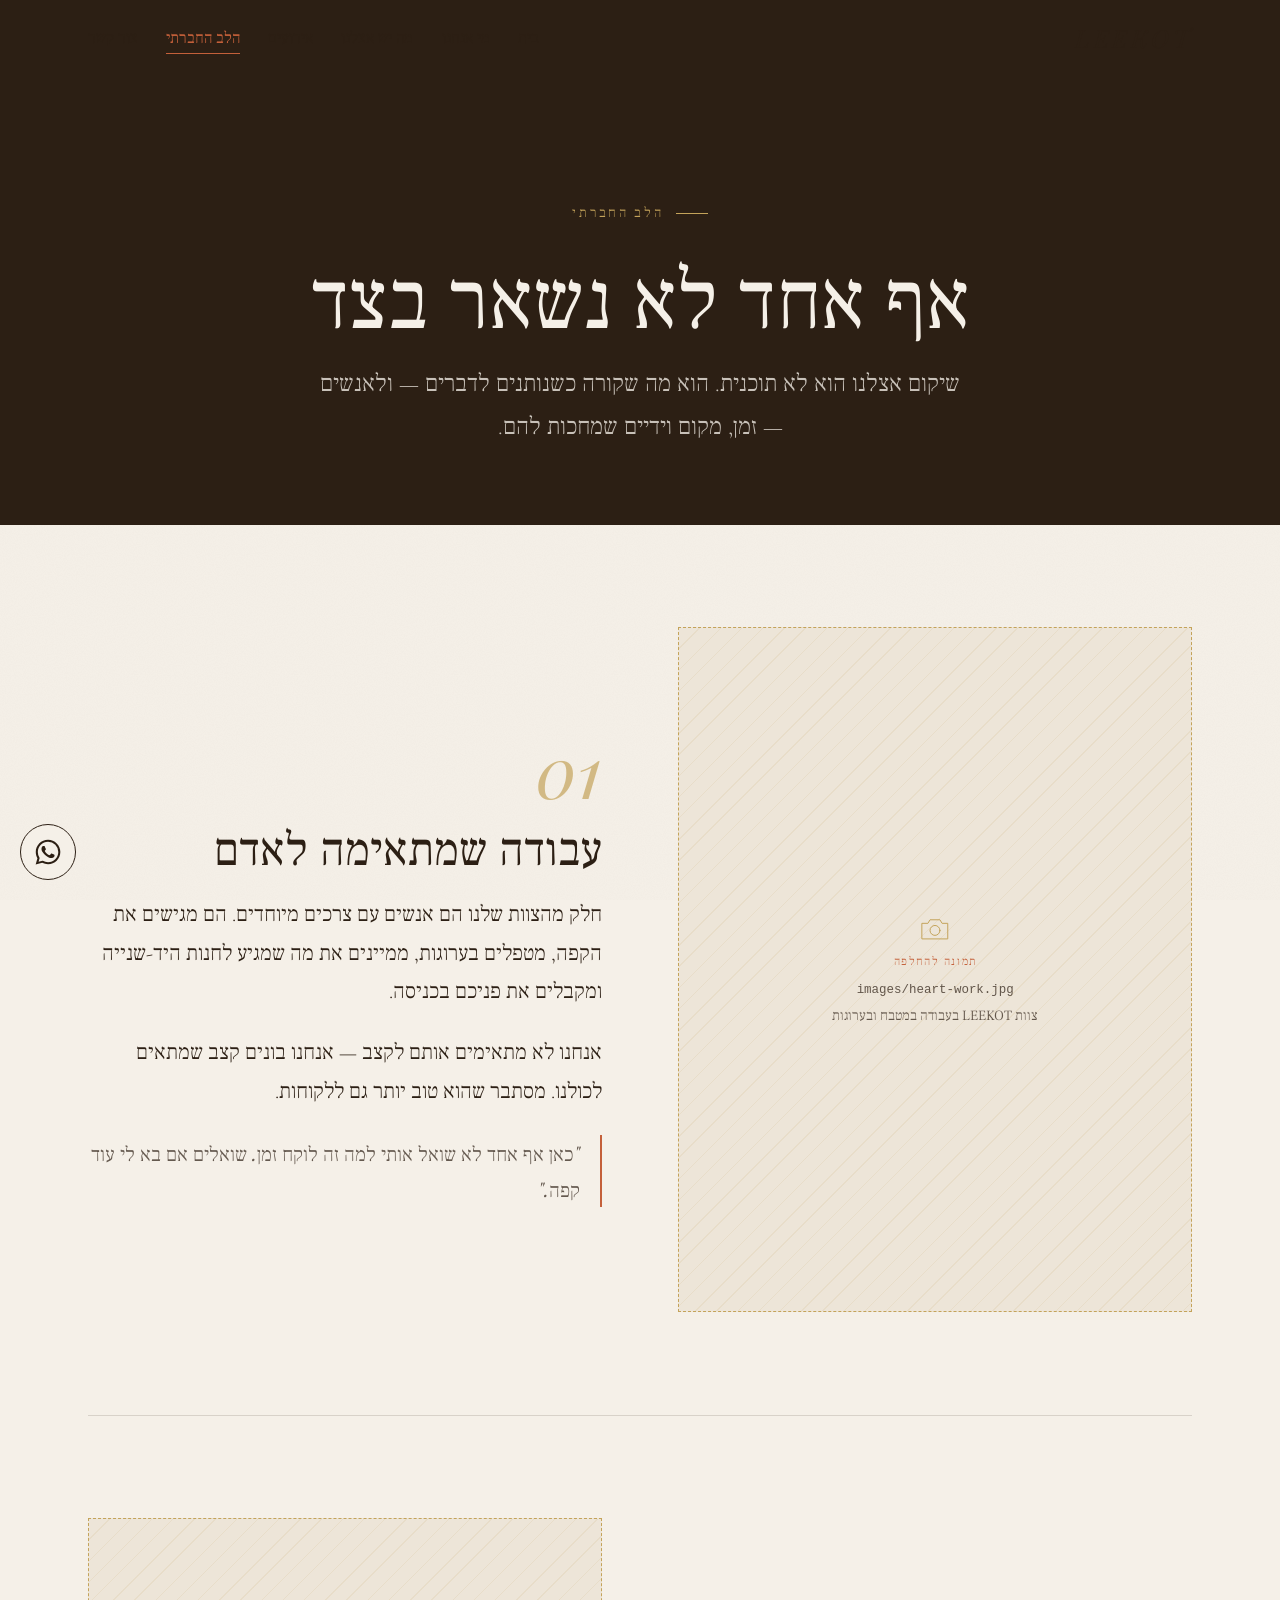
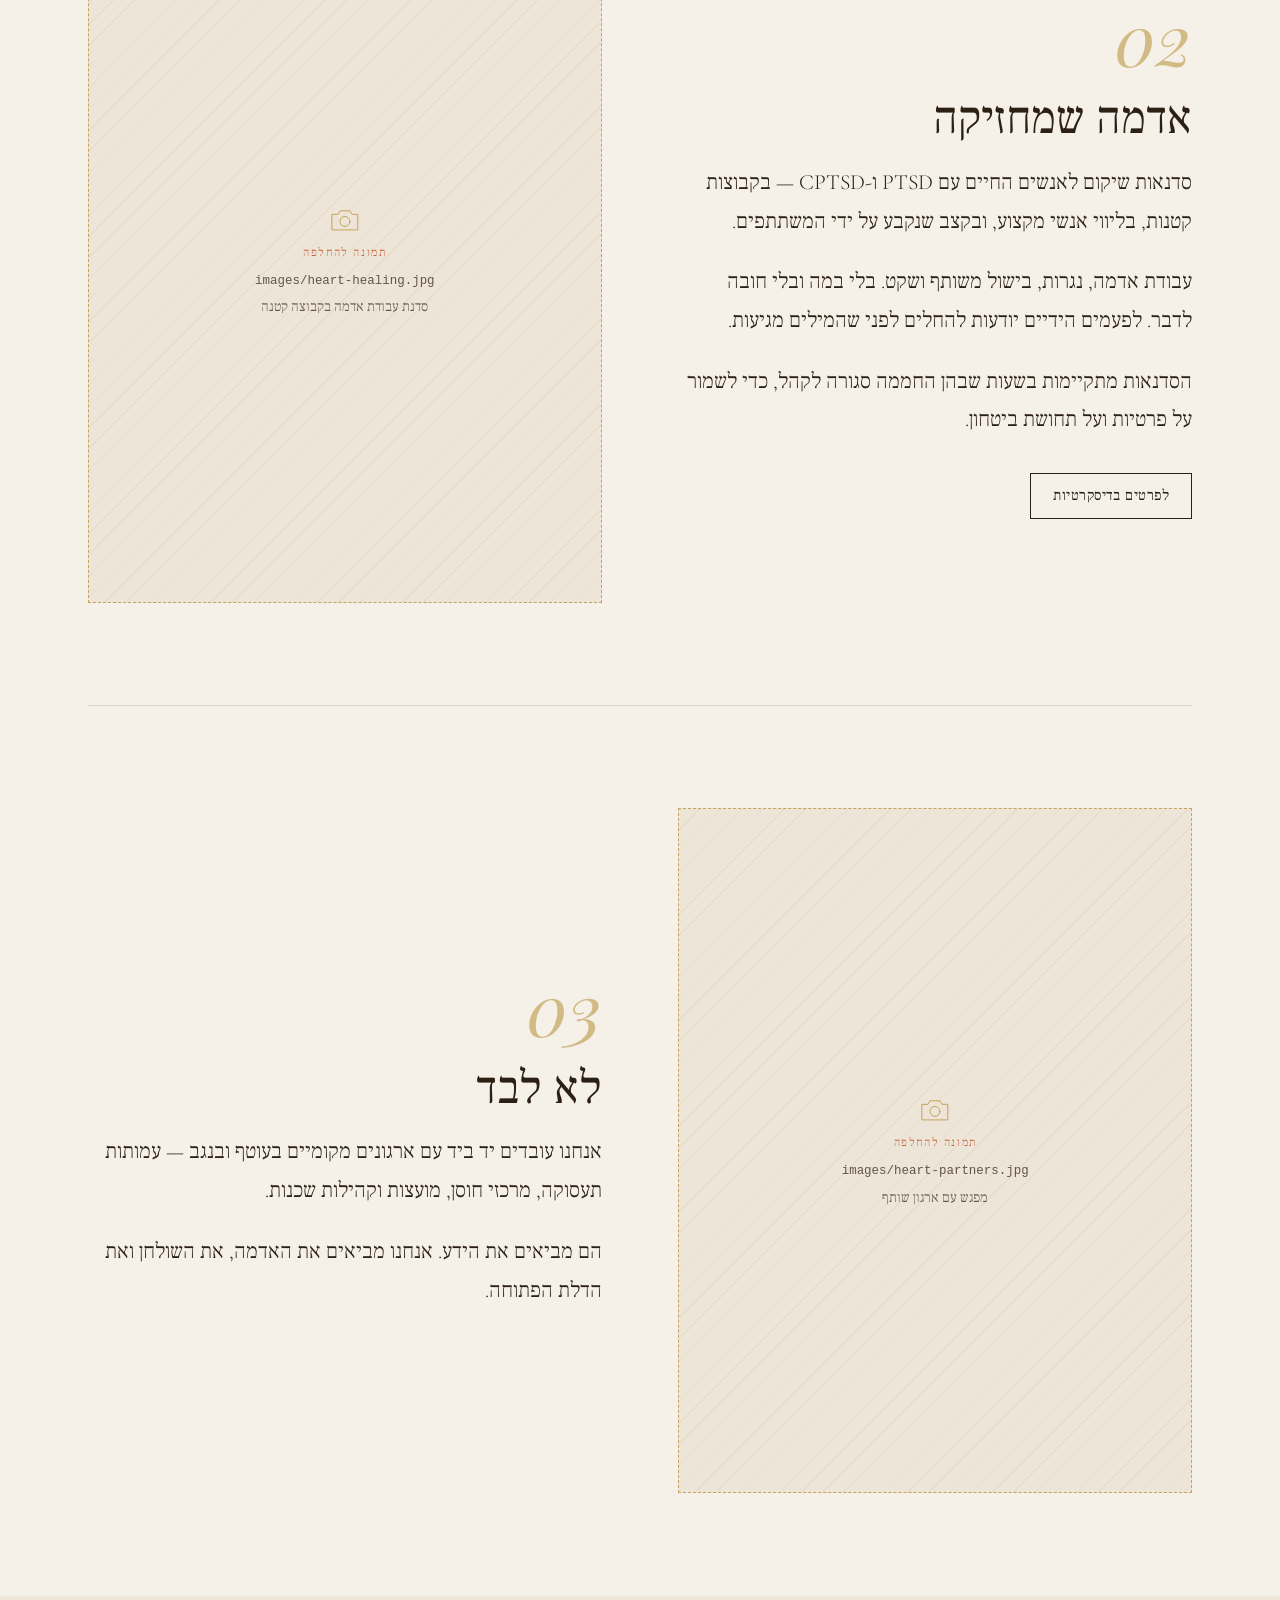
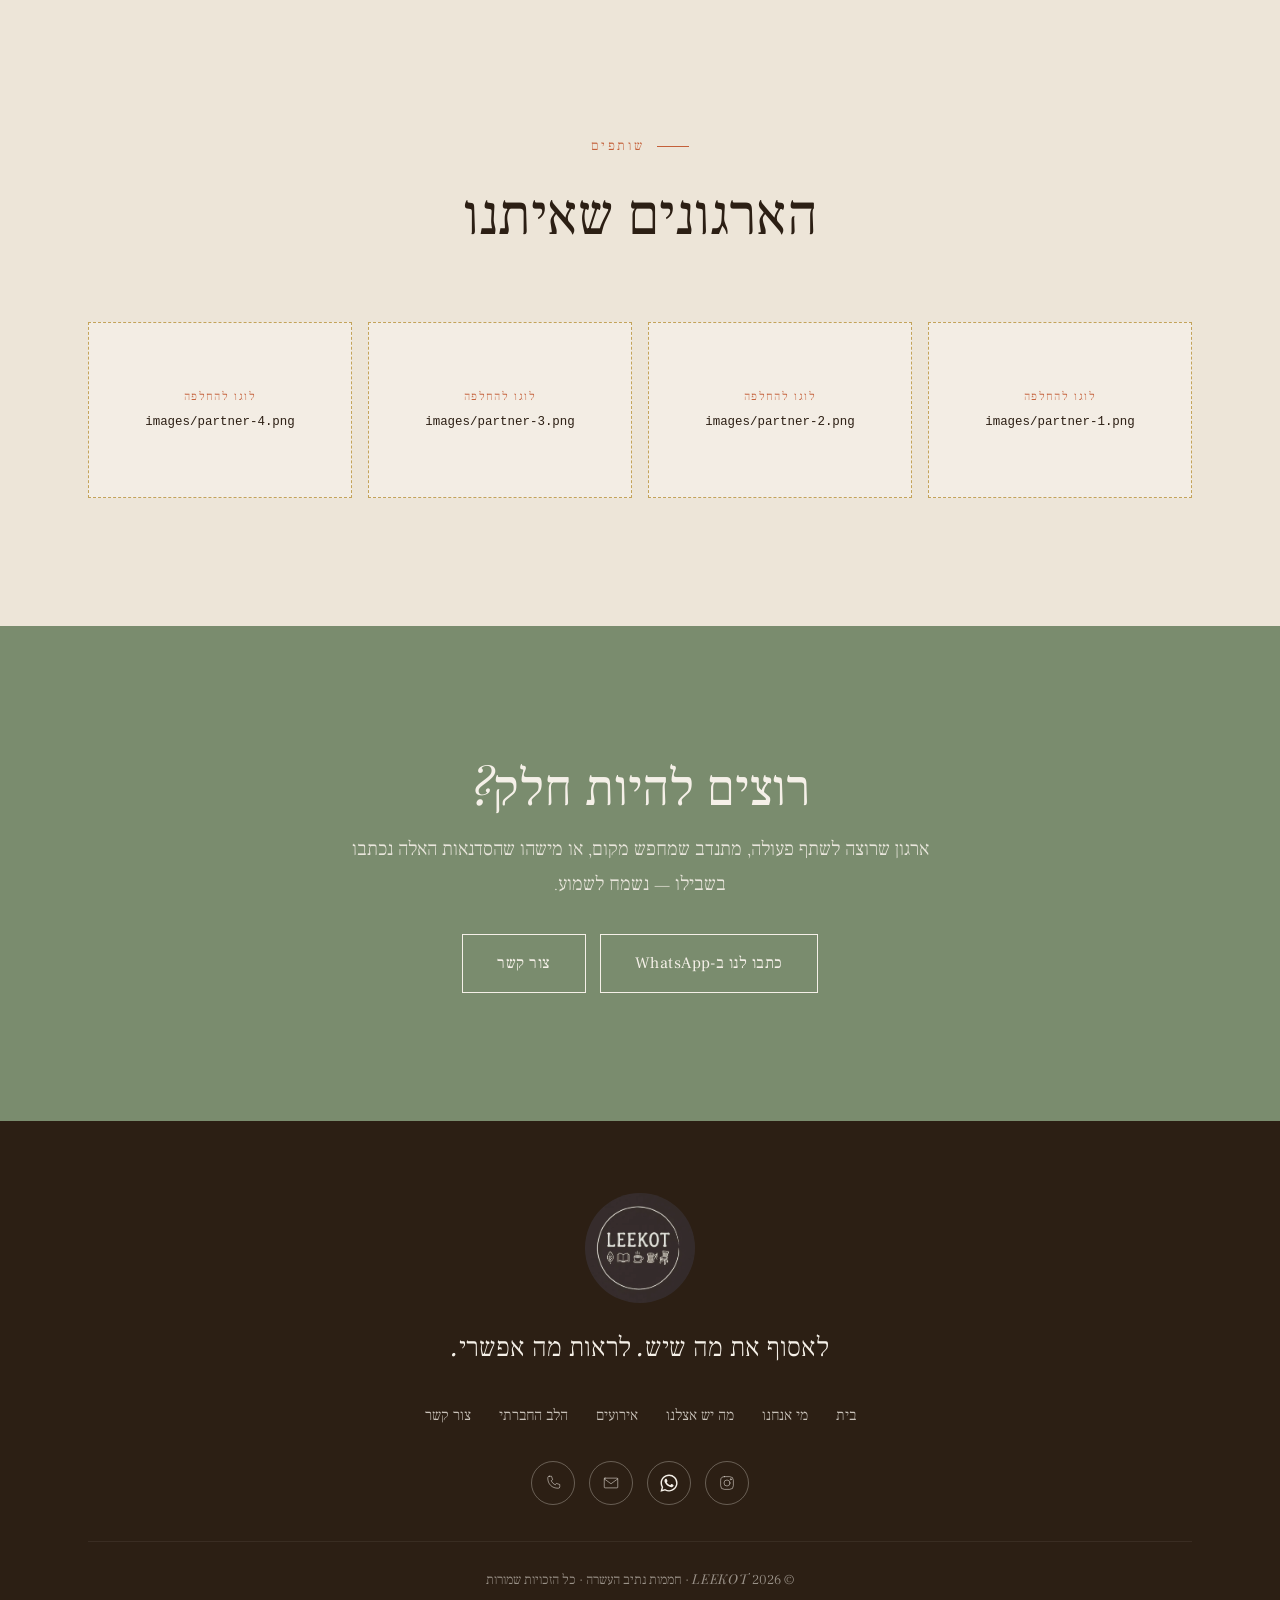
<file: leekot/heart.html>
<!DOCTYPE html>
<html lang="he" dir="rtl" class="no-js">
<head>
  <meta charset="UTF-8">
  <meta name="viewport" content="width=device-width, initial-scale=1.0">
  <title>הלב החברתי · LEEKOT</title>
  <meta name="description" content="תעסוקה לאנשים עם צרכים מיוחדים, סדנאות שיקום ל-PTSD ו-CPTSD, ושותפות עם ארגונים מקומיים.">
  <meta name="theme-color" content="#F5F0E8">
  <link rel="icon" href="images/logo.png">
  <meta property="og:title" content="הלב החברתי · LEEKOT">
  <meta property="og:description" content="תעסוקה לאנשים עם צרכים מיוחדים, סדנאות שיקום ל-PTSD ו-CPTSD, ושותפות עם ארגונים מקומיים.">
  <meta property="og:image" content="images/greenhouse.png">
  <link rel="preconnect" href="https://fonts.googleapis.com">
  <link rel="preconnect" href="https://fonts.gstatic.com" crossorigin>
  <link href="https://fonts.googleapis.com/css2?family=Cormorant+Garamond:ital,wght@0,300;0,400;1,300&family=Frank+Ruhl+Libre:wght@300;400;500&family=Playfair+Display:ital,wght@0,400;1,400;1,500&display=swap" rel="stylesheet">
  <link rel="stylesheet" href="css/style.css">
</head>
<body>

<header class="nav" id="top">
  <div class="container">
    <a href="index.html" class="brand" aria-label="LEEKOT — דף הבית">
      <span class="brand-mark">LEEKOT</span>
    </a>
    <nav aria-label="ניווט ראשי">
      <ul class="nav-links" id="nav-links">
        <li><a href="index.html">בית</a></li>
        <li><a href="about.html">מי אנחנו</a></li>
        <li><a href="spaces.html">מה יש אצלנו</a></li>
        <li><a href="events.html">אירועים</a></li>
        <li><a href="heart.html" aria-current="page">הלב החברתי</a></li>
        <li><a href="contact.html">צור קשר</a></li>
      </ul>
    </nav>
    <button class="nav-toggle" aria-label="תפריט" aria-expanded="false" aria-controls="nav-links"><span></span><span></span><span></span></button>
  </div>
</header>

<main>

  <div class="heart-hero">
    <div class="page-hero container">
      <span class="eyebrow fade-in">הלב החברתי</span>
      <h1 class="fade-in d1">אף אחד לא נשאר בצד</h1>
      <p class="lead fade-in d2">שיקום אצלנו הוא לא תוכנית. הוא מה שקורה כשנותנים לדברים — ולאנשים — זמן, מקום וידיים שמחכות להם.</p>
    </div>
  </div>

  <section style="padding-block:0">
    <div class="container">

      <article class="story">
        <div class="story-media reveal"><div class="ph tall" data-placeholder="heart-work.jpg"><!-- PLACEHOLDER: replace with <img src="images/heart-work.jpg" alt="צוות LEEKOT בעבודה במטבח ובערוגות"> --><svg viewBox="0 0 48 48" fill="none" stroke="currentColor" stroke-width="1.4" stroke-linecap="round" stroke-linejoin="round" aria-hidden="true"><path d="M6 16h8l3-5h14l3 5h8v22H6z"/><circle cx="24" cy="26" r="7"/></svg><span class="ph-tag">תמונה להחלפה</span><span class="ph-file">images/heart-work.jpg</span><span class="ph-desc">צוות LEEKOT בעבודה במטבח ובערוגות</span></div></div>
        <div class="reveal" data-delay="1">
          <span class="story-num">01</span>
          <h2>עבודה שמתאימה לאדם</h2>
          <p>חלק מהצוות שלנו הם אנשים עם צרכים מיוחדים. הם מגישים את הקפה, מטפלים בערוגות, ממיינים את מה שמגיע לחנות היד-שנייה ומקבלים את פניכם בכניסה.</p>
          <p>אנחנו לא מתאימים אותם לקצב — אנחנו בונים קצב שמתאים לכולנו. מסתבר שהוא טוב יותר גם ללקוחות.</p>
          <blockquote>"כאן אף אחד לא שואל אותי למה זה לוקח זמן. שואלים אם בא לי עוד קפה."</blockquote>
        </div>
      </article>

      <article class="story">
        <div class="story-media reveal"><div class="ph tall" data-placeholder="heart-healing.jpg"><!-- PLACEHOLDER: replace with <img src="images/heart-healing.jpg" alt="סדנת עבודת אדמה בקבוצה קטנה"> --><svg viewBox="0 0 48 48" fill="none" stroke="currentColor" stroke-width="1.4" stroke-linecap="round" stroke-linejoin="round" aria-hidden="true"><path d="M6 16h8l3-5h14l3 5h8v22H6z"/><circle cx="24" cy="26" r="7"/></svg><span class="ph-tag">תמונה להחלפה</span><span class="ph-file">images/heart-healing.jpg</span><span class="ph-desc">סדנת עבודת אדמה בקבוצה קטנה</span></div></div>
        <div class="reveal" data-delay="1">
          <span class="story-num">02</span>
          <h2>אדמה שמחזיקה</h2>
          <p>סדנאות שיקום לאנשים החיים עם PTSD ו-CPTSD — בקבוצות קטנות, בליווי אנשי מקצוע, ובקצב שנקבע על ידי המשתתפים.</p>
          <p>עבודת אדמה, נגרות, בישול משותף ושקט. בלי במה ובלי חובה לדבר. לפעמים הידיים יודעות להחלים לפני שהמילים מגיעות.</p>
          <p>הסדנאות מתקיימות בשעות שבהן החממה סגורה לקהל, כדי לשמור על פרטיות ועל תחושת ביטחון.</p>
          <a href="contact.html" class="btn btn-sm" style="margin-top:12px">לפרטים בדיסקרטיות</a>
        </div>
      </article>

      <article class="story">
        <div class="story-media reveal"><div class="ph tall" data-placeholder="heart-partners.jpg"><!-- PLACEHOLDER: replace with <img src="images/heart-partners.jpg" alt="מפגש עם ארגון שותף"> --><svg viewBox="0 0 48 48" fill="none" stroke="currentColor" stroke-width="1.4" stroke-linecap="round" stroke-linejoin="round" aria-hidden="true"><path d="M6 16h8l3-5h14l3 5h8v22H6z"/><circle cx="24" cy="26" r="7"/></svg><span class="ph-tag">תמונה להחלפה</span><span class="ph-file">images/heart-partners.jpg</span><span class="ph-desc">מפגש עם ארגון שותף</span></div></div>
        <div class="reveal" data-delay="1">
          <span class="story-num">03</span>
          <h2>לא לבד</h2>
          <p>אנחנו עובדים יד ביד עם ארגונים מקומיים בעוטף ובנגב — עמותות תעסוקה, מרכזי חוסן, מועצות וקהילות שכנות.</p>
          <p>הם מביאים את הידע. אנחנו מביאים את האדמה, את השולחן ואת הדלת הפתוחה.</p>
        </div>
      </article>

    </div>
  </section>

  <section style="background:var(--cream-deep)">
    <div class="container">
      <div class="section-head reveal">
        <span class="eyebrow">שותפים</span>
        <h2 class="section-title">הארגונים שאיתנו</h2>
      </div>
      <div class="partners">
        <div class="partner reveal"><span class="ph-tag">לוגו להחלפה</span><span class="ph-file">images/partner-1.png</span></div>
        <div class="partner reveal" data-delay="1"><span class="ph-tag">לוגו להחלפה</span><span class="ph-file">images/partner-2.png</span></div>
        <div class="partner reveal" data-delay="2"><span class="ph-tag">לוגו להחלפה</span><span class="ph-file">images/partner-3.png</span></div>
        <div class="partner reveal" data-delay="3"><span class="ph-tag">לוגו להחלפה</span><span class="ph-file">images/partner-4.png</span></div>
      </div>
    </div>
  </section>

  <section class="cta-band">
    <div class="container reveal">
      <h2>רוצים להיות חלק?</h2>
      <p>ארגון שרוצה לשתף פעולה, מתנדב שמחפש מקום, או מישהו שהסדנאות האלה נכתבו בשבילו — נשמח לשמוע.</p>
      <div class="actions">
        <a href="https://wa.me/972547520431" target="_blank" rel="noopener" class="btn btn-light">כתבו לנו ב-WhatsApp</a>
        <a href="contact.html" class="btn btn-light">צור קשר</a>
      </div>
    </div>
  </section>

</main>

<footer class="footer">
  <div class="container">
    <img src="images/logo.png" alt="LEEKOT" class="footer-logo" width="110" height="110">
    <p class="footer-tag">לאסוף את מה שיש. לראות מה אפשרי.</p>
    <ul class="footer-nav">
      <li><a href="index.html">בית</a></li>
      <li><a href="about.html">מי אנחנו</a></li>
      <li><a href="spaces.html">מה יש אצלנו</a></li>
      <li><a href="events.html">אירועים</a></li>
      <li><a href="heart.html">הלב החברתי</a></li>
      <li><a href="contact.html">צור קשר</a></li>
    </ul>
    <div class="footer-social">
      <a href="https://instagram.com/leekot.community" target="_blank" rel="noopener" aria-label="אינסטגרם"><svg viewBox="0 0 48 48" fill="none" stroke="currentColor" stroke-width="1.4" stroke-linecap="round" stroke-linejoin="round" aria-hidden="true"><rect x="7" y="7" width="34" height="34" rx="10"/><circle cx="24" cy="24" r="8"/><circle cx="34" cy="14" r="1.4"/></svg></a>
      <a href="https://wa.me/972547520431" target="_blank" rel="noopener" aria-label="WhatsApp"><svg viewBox="0 0 24 24" fill="currentColor" aria-hidden="true"><path d="M17.47 14.38c-.3-.15-1.76-.87-2.03-.97-.27-.1-.47-.15-.67.15-.2.3-.77.97-.94 1.17-.17.2-.35.22-.65.07-.3-.15-1.26-.46-2.4-1.48-.89-.79-1.49-1.77-1.66-2.07-.17-.3-.02-.46.13-.61.13-.13.3-.35.45-.52.15-.17.2-.3.3-.5.1-.2.05-.37-.02-.52-.08-.15-.67-1.61-.92-2.21-.24-.58-.49-.5-.67-.51h-.57c-.2 0-.52.07-.8.37-.27.3-1.04 1.02-1.04 2.48 0 1.46 1.07 2.88 1.21 3.08.15.2 2.1 3.2 5.08 4.49.71.31 1.26.49 1.69.63.71.22 1.36.19 1.87.12.57-.09 1.76-.72 2.01-1.41.25-.69.25-1.29.17-1.41-.07-.13-.27-.2-.57-.35zM12.05 21.5h-.01a9.4 9.4 0 0 1-4.8-1.31l-.34-.2-3.57.94.95-3.48-.22-.36a9.4 9.4 0 0 1-1.44-5.02c0-5.2 4.23-9.43 9.44-9.43a9.43 9.43 0 0 1 9.43 9.44c0 5.2-4.24 9.42-9.44 9.42zm8.02-17.45A11.27 11.27 0 0 0 12.05.72C5.8.72.72 5.8.71 12.05c0 2 .52 3.95 1.52 5.66L.62 23.6l6.02-1.58a11.3 11.3 0 0 0 5.4 1.38h.01c6.25 0 11.34-5.08 11.34-11.34 0-3.03-1.18-5.88-3.32-8.01z"/></svg></a>
      <a href="mailto:hello@leekot.co.il" aria-label="מייל"><svg viewBox="0 0 48 48" fill="none" stroke="currentColor" stroke-width="1.4" stroke-linecap="round" stroke-linejoin="round" aria-hidden="true"><rect x="6" y="11" width="36" height="26" rx="2"/><path d="M6 13l18 13 18-13"/></svg></a>
      <a href="tel:+972547520431" aria-label="טלפון"><svg viewBox="0 0 48 48" fill="none" stroke="currentColor" stroke-width="1.4" stroke-linecap="round" stroke-linejoin="round" aria-hidden="true"><path d="M14 6h6l3 9-4 3a24 24 0 0 0 11 11l3-4 9 3v6a4 4 0 0 1-4 4C21 38 10 27 10 10a4 4 0 0 1 4-4z"/></svg></a>
    </div>
    <p class="copyright">© <span data-year>2026</span> <span class="latin">LEEKOT</span> · חממות נתיב העשרה · כל הזכויות שמורות</p>
  </div>
</footer>

<a href="https://wa.me/972547520431" class="wa-float" target="_blank" rel="noopener" aria-label="שלחו לנו הודעה ב-WhatsApp"><svg viewBox="0 0 24 24" fill="currentColor" aria-hidden="true"><path d="M17.47 14.38c-.3-.15-1.76-.87-2.03-.97-.27-.1-.47-.15-.67.15-.2.3-.77.97-.94 1.17-.17.2-.35.22-.65.07-.3-.15-1.26-.46-2.4-1.48-.89-.79-1.49-1.77-1.66-2.07-.17-.3-.02-.46.13-.61.13-.13.3-.35.45-.52.15-.17.2-.3.3-.5.1-.2.05-.37-.02-.52-.08-.15-.67-1.61-.92-2.21-.24-.58-.49-.5-.67-.51h-.57c-.2 0-.52.07-.8.37-.27.3-1.04 1.02-1.04 2.48 0 1.46 1.07 2.88 1.21 3.08.15.2 2.1 3.2 5.08 4.49.71.31 1.26.49 1.69.63.71.22 1.36.19 1.87.12.57-.09 1.76-.72 2.01-1.41.25-.69.25-1.29.17-1.41-.07-.13-.27-.2-.57-.35zM12.05 21.5h-.01a9.4 9.4 0 0 1-4.8-1.31l-.34-.2-3.57.94.95-3.48-.22-.36a9.4 9.4 0 0 1-1.44-5.02c0-5.2 4.23-9.43 9.44-9.43a9.43 9.43 0 0 1 9.43 9.44c0 5.2-4.24 9.42-9.44 9.42zm8.02-17.45A11.27 11.27 0 0 0 12.05.72C5.8.72.72 5.8.71 12.05c0 2 .52 3.95 1.52 5.66L.62 23.6l6.02-1.58a11.3 11.3 0 0 0 5.4 1.38h.01c6.25 0 11.34-5.08 11.34-11.34 0-3.03-1.18-5.88-3.32-8.01z"/></svg></a>

<script src="js/main.js"></script>
</body>
</html>
</file>
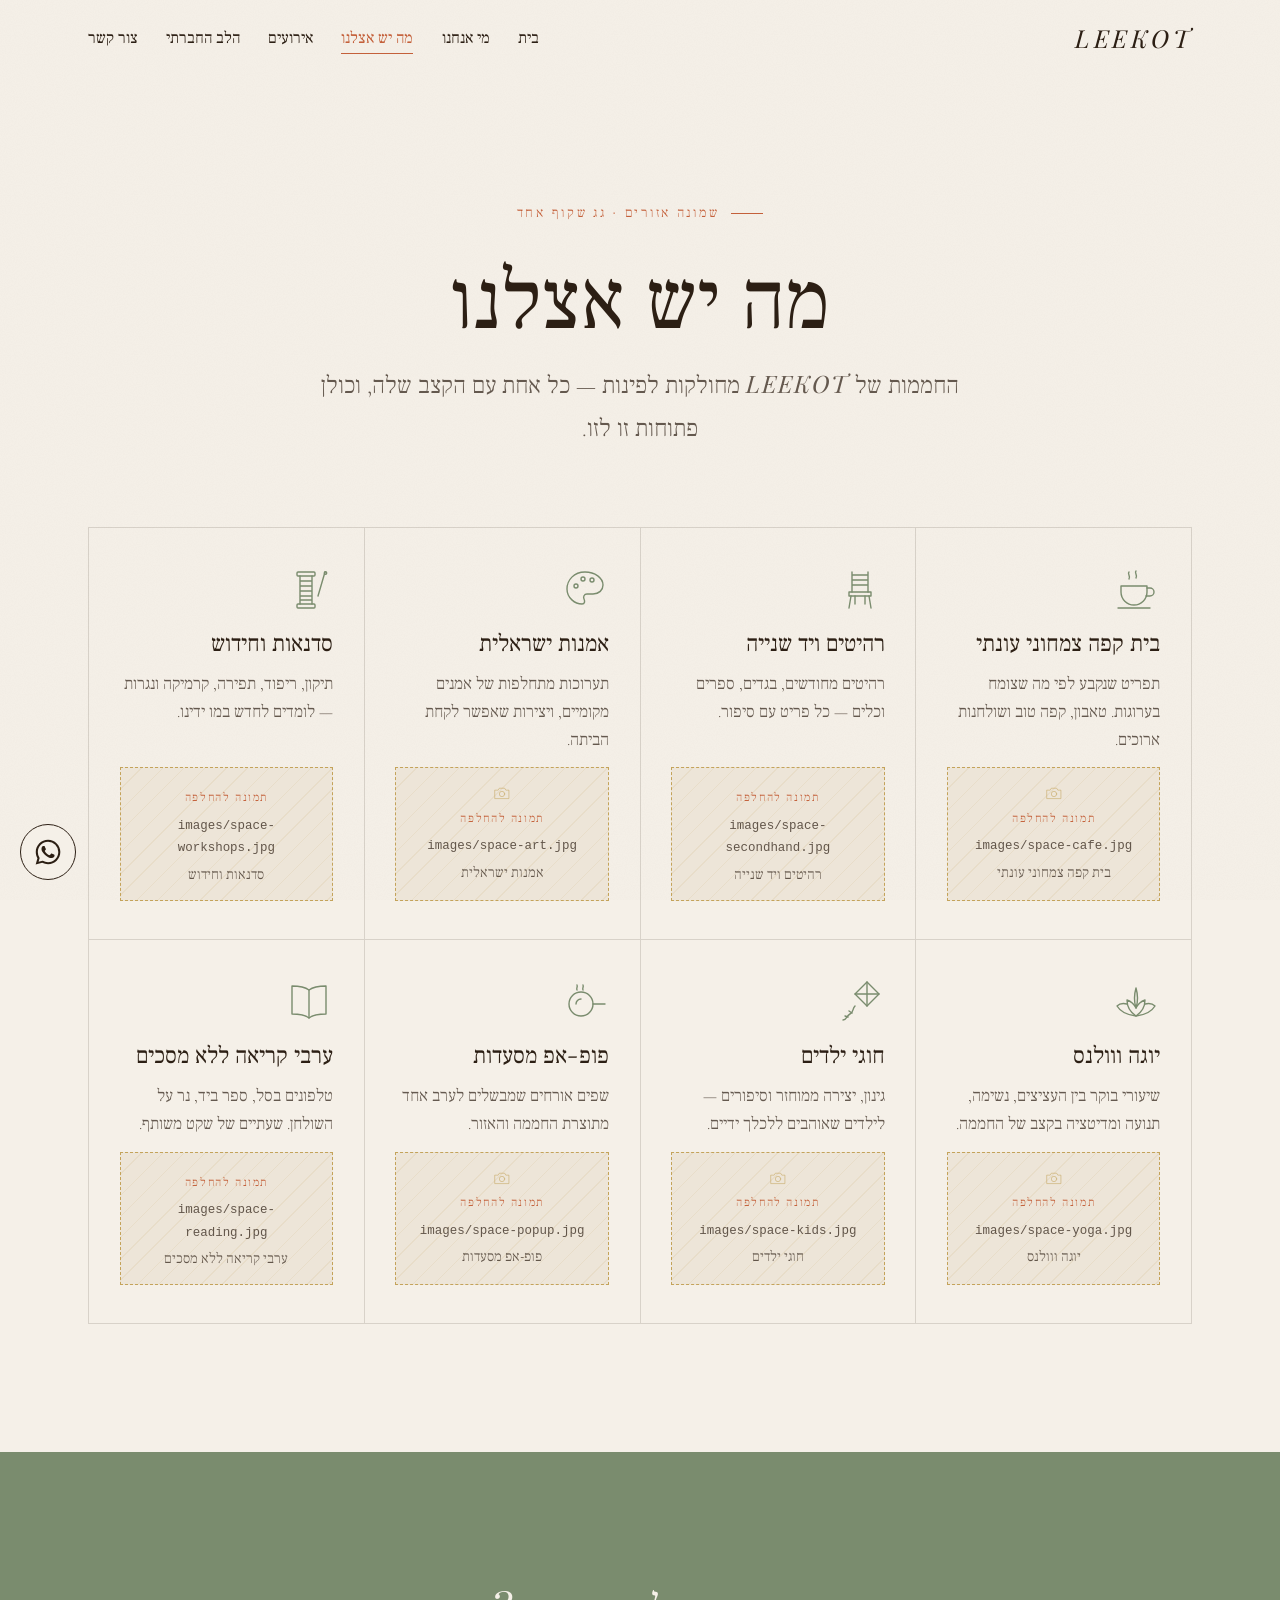
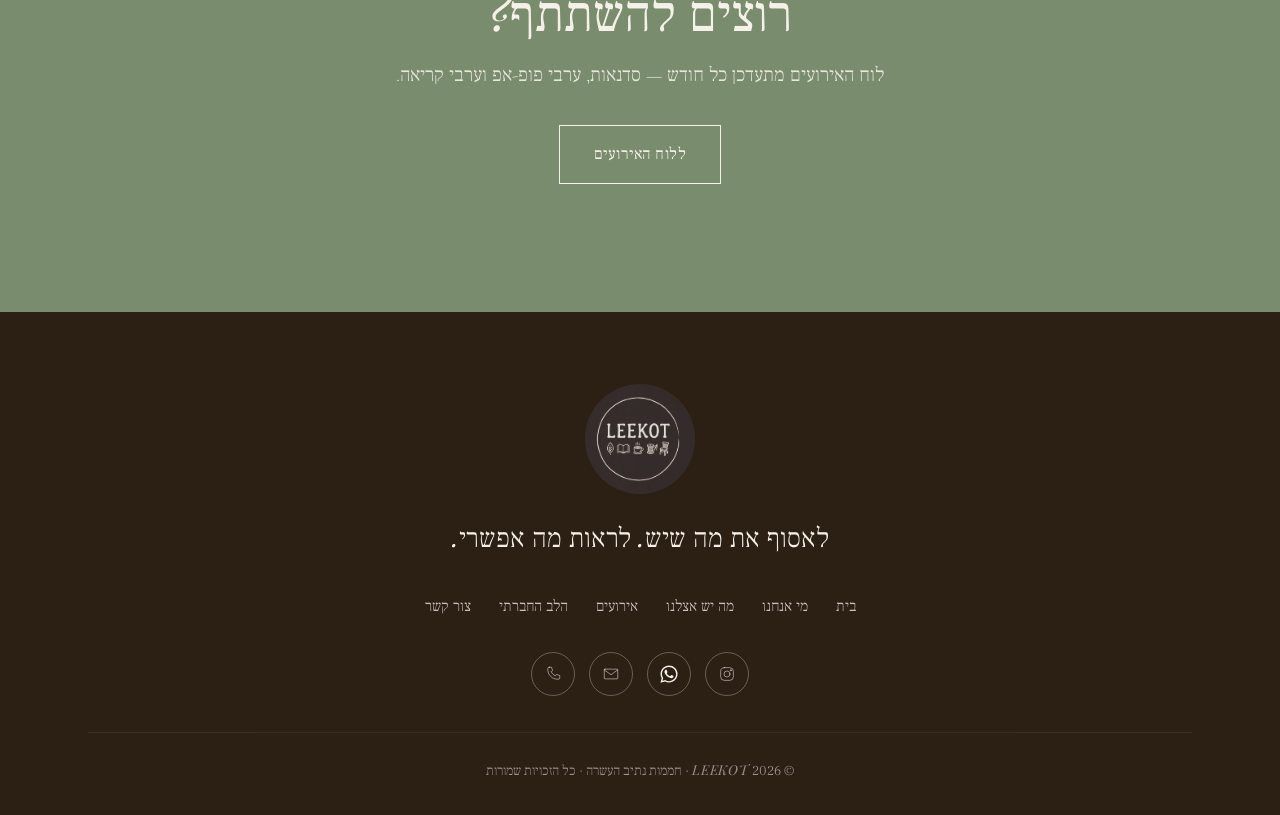
<file: leekot/spaces.html>
<!DOCTYPE html>
<html lang="he" dir="rtl" class="no-js">
<head>
  <meta charset="UTF-8">
  <meta name="viewport" content="width=device-width, initial-scale=1.0">
  <title>מה יש אצלנו · LEEKOT</title>
  <meta name="description" content="בית קפה צמחוני עונתי, יד שנייה, אמנות ישראלית, סדנאות, יוגה, חוגי ילדים, פופ-אפ וערבי קריאה.">
  <meta name="theme-color" content="#F5F0E8">
  <link rel="icon" href="images/logo.png">
  <meta property="og:title" content="מה יש אצלנו · LEEKOT">
  <meta property="og:description" content="בית קפה צמחוני עונתי, יד שנייה, אמנות ישראלית, סדנאות, יוגה, חוגי ילדים, פופ-אפ וערבי קריאה.">
  <meta property="og:image" content="images/greenhouse.png">
  <link rel="preconnect" href="https://fonts.googleapis.com">
  <link rel="preconnect" href="https://fonts.gstatic.com" crossorigin>
  <link href="https://fonts.googleapis.com/css2?family=Cormorant+Garamond:ital,wght@0,300;0,400;1,300&family=Frank+Ruhl+Libre:wght@300;400;500&family=Playfair+Display:ital,wght@0,400;1,400;1,500&display=swap" rel="stylesheet">
  <link rel="stylesheet" href="css/style.css">
</head>
<body>

<header class="nav" id="top">
  <div class="container">
    <a href="index.html" class="brand" aria-label="LEEKOT — דף הבית">
      <span class="brand-mark">LEEKOT</span>
    </a>
    <nav aria-label="ניווט ראשי">
      <ul class="nav-links" id="nav-links">
        <li><a href="index.html">בית</a></li>
        <li><a href="about.html">מי אנחנו</a></li>
        <li><a href="spaces.html" aria-current="page">מה יש אצלנו</a></li>
        <li><a href="events.html">אירועים</a></li>
        <li><a href="heart.html">הלב החברתי</a></li>
        <li><a href="contact.html">צור קשר</a></li>
      </ul>
    </nav>
    <button class="nav-toggle" aria-label="תפריט" aria-expanded="false" aria-controls="nav-links"><span></span><span></span><span></span></button>
  </div>
</header>

<main>

  <div class="page-hero container">
    <span class="eyebrow fade-in">שמונה אזורים · גג שקוף אחד</span>
    <h1 class="fade-in d1">מה יש אצלנו</h1>
    <p class="lead fade-in d2">החממות של <span class="latin">LEEKOT</span> מחולקות לפינות — כל אחת עם הקצב שלה, וכולן פתוחות זו לזו.</p>
  </div>

  <section style="padding-top:0">
    <div class="container">
      <div class="spaces-grid">
        <article class="space reveal" data-delay="0">
          <div class="icon"><svg viewBox="0 0 48 48" fill="none" stroke="currentColor" stroke-width="1.4" stroke-linecap="round" stroke-linejoin="round" aria-hidden="true"><path d="M9 20h26v6a13 13 0 0 1-26 0z"/><path d="M35 22h3a4 4 0 0 1 0 8h-4"/><path d="M6 42h32"/><path d="M17 6c-2 2 2 4 0 7M24 5c-2 2 2 4 0 7"/></svg></div>
          <h3>בית קפה צמחוני עונתי</h3>
          <p>תפריט שנקבע לפי מה שצומח בערוגות. טאבון, קפה טוב ושולחנות ארוכים.</p>
          <div class="ph " data-placeholder="space-cafe.jpg"><!-- PLACEHOLDER: replace with <img src="images/space-cafe.jpg" alt="בית קפה צמחוני עונתי"> --><svg viewBox="0 0 48 48" fill="none" stroke="currentColor" stroke-width="1.4" stroke-linecap="round" stroke-linejoin="round" aria-hidden="true"><path d="M6 16h8l3-5h14l3 5h8v22H6z"/><circle cx="24" cy="26" r="7"/></svg><span class="ph-tag">תמונה להחלפה</span><span class="ph-file">images/space-cafe.jpg</span><span class="ph-desc">בית קפה צמחוני עונתי</span></div>
        </article>
        <article class="space reveal" data-delay="1">
          <div class="icon"><svg viewBox="0 0 48 48" fill="none" stroke="currentColor" stroke-width="1.4" stroke-linecap="round" stroke-linejoin="round" aria-hidden="true"><path d="M15 6v20M31 6v20M15 9h16M15 14h16M15 19h16"/><path d="M12 26h22v4H12z"/><path d="M14 30l-2 12M32 30l2 12M18 30v8M28 30v8"/></svg></div>
          <h3>רהיטים ויד שנייה</h3>
          <p>רהיטים מחודשים, בגדים, ספרים וכלים — כל פריט עם סיפור.</p>
          <div class="ph " data-placeholder="space-secondhand.jpg"><!-- PLACEHOLDER: replace with <img src="images/space-secondhand.jpg" alt="רהיטים ויד שנייה"> --><svg viewBox="0 0 48 48" fill="none" stroke="currentColor" stroke-width="1.4" stroke-linecap="round" stroke-linejoin="round" aria-hidden="true"><path d="M6 16h8l3-5h14l3 5h8v22H6z"/><circle cx="24" cy="26" r="7"/></svg><span class="ph-tag">תמונה להחלפה</span><span class="ph-file">images/space-secondhand.jpg</span><span class="ph-desc">רהיטים ויד שנייה</span></div>
        </article>
        <article class="space reveal" data-delay="2">
          <div class="icon"><svg viewBox="0 0 48 48" fill="none" stroke="currentColor" stroke-width="1.4" stroke-linecap="round" stroke-linejoin="round" aria-hidden="true"><path d="M24 6C13 6 6 14 6 23c0 9 8 15 15 15 3 0 3-3 2-5s0-5 3-5h6c6 0 10-4 10-9 0-7-8-13-18-13z"/><circle cx="15" cy="20" r="2"/><circle cx="22" cy="13" r="2"/><circle cx="31" cy="14" r="2"/></svg></div>
          <h3>אמנות ישראלית</h3>
          <p>תערוכות מתחלפות של אמנים מקומיים, ויצירות שאפשר לקחת הביתה.</p>
          <div class="ph " data-placeholder="space-art.jpg"><!-- PLACEHOLDER: replace with <img src="images/space-art.jpg" alt="אמנות ישראלית"> --><svg viewBox="0 0 48 48" fill="none" stroke="currentColor" stroke-width="1.4" stroke-linecap="round" stroke-linejoin="round" aria-hidden="true"><path d="M6 16h8l3-5h14l3 5h8v22H6z"/><circle cx="24" cy="26" r="7"/></svg><span class="ph-tag">תמונה להחלפה</span><span class="ph-file">images/space-art.jpg</span><span class="ph-desc">אמנות ישראלית</span></div>
        </article>
        <article class="space reveal" data-delay="3">
          <div class="icon"><svg viewBox="0 0 48 48" fill="none" stroke="currentColor" stroke-width="1.4" stroke-linecap="round" stroke-linejoin="round" aria-hidden="true"><rect x="12" y="6" width="18" height="4" rx="1"/><rect x="12" y="38" width="18" height="4" rx="1"/><path d="M15 10v28M27 10v28M15 15h12M15 20h12M15 25h12M15 30h12M15 34h12"/><path d="M40 6L33 30"/><circle cx="40.5" cy="7" r="1.2"/></svg></div>
          <h3>סדנאות וחידוש</h3>
          <p>תיקון, ריפוד, תפירה, קרמיקה ונגרות — לומדים לחדש במו ידינו.</p>
          <div class="ph " data-placeholder="space-workshops.jpg"><!-- PLACEHOLDER: replace with <img src="images/space-workshops.jpg" alt="סדנאות וחידוש"> --><svg viewBox="0 0 48 48" fill="none" stroke="currentColor" stroke-width="1.4" stroke-linecap="round" stroke-linejoin="round" aria-hidden="true"><path d="M6 16h8l3-5h14l3 5h8v22H6z"/><circle cx="24" cy="26" r="7"/></svg><span class="ph-tag">תמונה להחלפה</span><span class="ph-file">images/space-workshops.jpg</span><span class="ph-desc">סדנאות וחידוש</span></div>
        </article>
        <article class="space reveal" data-delay="0">
          <div class="icon"><svg viewBox="0 0 48 48" fill="none" stroke="currentColor" stroke-width="1.4" stroke-linecap="round" stroke-linejoin="round" aria-hidden="true"><path d="M24 38c-6-4-9-10-9-16 3 1 7 4 9 8 2-4 6-7 9-8 0 6-3 12-9 16z"/><path d="M24 30c-2-6-2-13 0-20 2 7 2 14 0 20z"/><path d="M15 26c-4-1-8 0-10 2 3 5 10 9 19 10M33 26c4-1 8 0 10 2-3 5-10 9-19 10"/></svg></div>
          <h3>יוגה ווולנס</h3>
          <p>שיעורי בוקר בין העציצים, נשימה, תנועה ומדיטציה בקצב של החממה.</p>
          <div class="ph " data-placeholder="space-yoga.jpg"><!-- PLACEHOLDER: replace with <img src="images/space-yoga.jpg" alt="יוגה ווולנס"> --><svg viewBox="0 0 48 48" fill="none" stroke="currentColor" stroke-width="1.4" stroke-linecap="round" stroke-linejoin="round" aria-hidden="true"><path d="M6 16h8l3-5h14l3 5h8v22H6z"/><circle cx="24" cy="26" r="7"/></svg><span class="ph-tag">תמונה להחלפה</span><span class="ph-file">images/space-yoga.jpg</span><span class="ph-desc">יוגה ווולנס</span></div>
        </article>
        <article class="space reveal" data-delay="1">
          <div class="icon"><svg viewBox="0 0 48 48" fill="none" stroke="currentColor" stroke-width="1.4" stroke-linecap="round" stroke-linejoin="round" aria-hidden="true"><path d="M30 4l12 12-12 12-12-12z"/><path d="M30 4v24M18 16h24"/><path d="M18 28c-3 3-1 6-5 8s-3 6-7 6"/><path d="M12 33l3 2M8 38l3 1"/></svg></div>
          <h3>חוגי ילדים</h3>
          <p>גינון, יצירה ממוחזר וסיפורים — לילדים שאוהבים ללכלך ידיים.</p>
          <div class="ph " data-placeholder="space-kids.jpg"><!-- PLACEHOLDER: replace with <img src="images/space-kids.jpg" alt="חוגי ילדים"> --><svg viewBox="0 0 48 48" fill="none" stroke="currentColor" stroke-width="1.4" stroke-linecap="round" stroke-linejoin="round" aria-hidden="true"><path d="M6 16h8l3-5h14l3 5h8v22H6z"/><circle cx="24" cy="26" r="7"/></svg><span class="ph-tag">תמונה להחלפה</span><span class="ph-file">images/space-kids.jpg</span><span class="ph-desc">חוגי ילדים</span></div>
        </article>
        <article class="space reveal" data-delay="2">
          <div class="icon"><svg viewBox="0 0 48 48" fill="none" stroke="currentColor" stroke-width="1.4" stroke-linecap="round" stroke-linejoin="round" aria-hidden="true"><circle cx="20" cy="26" r="12"/><path d="M32 26h12"/><path d="M16 12c-1-2 1-3 0-5M22 12c-1-2 1-3 0-5"/><path d="M15 26a5 5 0 0 1 5-5"/></svg></div>
          <h3>פופ-אפ מסעדות</h3>
          <p>שפים אורחים שמבשלים לערב אחד מתוצרת החממה והאזור.</p>
          <div class="ph " data-placeholder="space-popup.jpg"><!-- PLACEHOLDER: replace with <img src="images/space-popup.jpg" alt="פופ-אפ מסעדות"> --><svg viewBox="0 0 48 48" fill="none" stroke="currentColor" stroke-width="1.4" stroke-linecap="round" stroke-linejoin="round" aria-hidden="true"><path d="M6 16h8l3-5h14l3 5h8v22H6z"/><circle cx="24" cy="26" r="7"/></svg><span class="ph-tag">תמונה להחלפה</span><span class="ph-file">images/space-popup.jpg</span><span class="ph-desc">פופ-אפ מסעדות</span></div>
        </article>
        <article class="space reveal" data-delay="3">
          <div class="icon"><svg viewBox="0 0 48 48" fill="none" stroke="currentColor" stroke-width="1.4" stroke-linecap="round" stroke-linejoin="round" aria-hidden="true"><path d="M24 12c-4-3-10-4-17-4v28c7 0 13 1 17 4 4-3 10-4 17-4V8c-7 0-13 1-17 4z"/><path d="M24 12v28"/></svg></div>
          <h3>ערבי קריאה ללא מסכים</h3>
          <p>טלפונים בסל, ספר ביד, נר על השולחן. שעתיים של שקט משותף.</p>
          <div class="ph " data-placeholder="space-reading.jpg"><!-- PLACEHOLDER: replace with <img src="images/space-reading.jpg" alt="ערבי קריאה ללא מסכים"> --><svg viewBox="0 0 48 48" fill="none" stroke="currentColor" stroke-width="1.4" stroke-linecap="round" stroke-linejoin="round" aria-hidden="true"><path d="M6 16h8l3-5h14l3 5h8v22H6z"/><circle cx="24" cy="26" r="7"/></svg><span class="ph-tag">תמונה להחלפה</span><span class="ph-file">images/space-reading.jpg</span><span class="ph-desc">ערבי קריאה ללא מסכים</span></div>
        </article>
      </div>
    </div>
  </section>

  <section class="cta-band">
    <div class="container reveal">
      <h2>רוצים להשתתף?</h2>
      <p>לוח האירועים מתעדכן כל חודש — סדנאות, ערבי פופ-אפ וערבי קריאה.</p>
      <div class="actions"><a href="events.html" class="btn btn-light">ללוח האירועים</a></div>
    </div>
  </section>

</main>

<footer class="footer">
  <div class="container">
    <img src="images/logo.png" alt="LEEKOT" class="footer-logo" width="110" height="110">
    <p class="footer-tag">לאסוף את מה שיש. לראות מה אפשרי.</p>
    <ul class="footer-nav">
      <li><a href="index.html">בית</a></li>
      <li><a href="about.html">מי אנחנו</a></li>
      <li><a href="spaces.html">מה יש אצלנו</a></li>
      <li><a href="events.html">אירועים</a></li>
      <li><a href="heart.html">הלב החברתי</a></li>
      <li><a href="contact.html">צור קשר</a></li>
    </ul>
    <div class="footer-social">
      <a href="https://instagram.com/leekot.community" target="_blank" rel="noopener" aria-label="אינסטגרם"><svg viewBox="0 0 48 48" fill="none" stroke="currentColor" stroke-width="1.4" stroke-linecap="round" stroke-linejoin="round" aria-hidden="true"><rect x="7" y="7" width="34" height="34" rx="10"/><circle cx="24" cy="24" r="8"/><circle cx="34" cy="14" r="1.4"/></svg></a>
      <a href="https://wa.me/972547520431" target="_blank" rel="noopener" aria-label="WhatsApp"><svg viewBox="0 0 24 24" fill="currentColor" aria-hidden="true"><path d="M17.47 14.38c-.3-.15-1.76-.87-2.03-.97-.27-.1-.47-.15-.67.15-.2.3-.77.97-.94 1.17-.17.2-.35.22-.65.07-.3-.15-1.26-.46-2.4-1.48-.89-.79-1.49-1.77-1.66-2.07-.17-.3-.02-.46.13-.61.13-.13.3-.35.45-.52.15-.17.2-.3.3-.5.1-.2.05-.37-.02-.52-.08-.15-.67-1.61-.92-2.21-.24-.58-.49-.5-.67-.51h-.57c-.2 0-.52.07-.8.37-.27.3-1.04 1.02-1.04 2.48 0 1.46 1.07 2.88 1.21 3.08.15.2 2.1 3.2 5.08 4.49.71.31 1.26.49 1.69.63.71.22 1.36.19 1.87.12.57-.09 1.76-.72 2.01-1.41.25-.69.25-1.29.17-1.41-.07-.13-.27-.2-.57-.35zM12.05 21.5h-.01a9.4 9.4 0 0 1-4.8-1.31l-.34-.2-3.57.94.95-3.48-.22-.36a9.4 9.4 0 0 1-1.44-5.02c0-5.2 4.23-9.43 9.44-9.43a9.43 9.43 0 0 1 9.43 9.44c0 5.2-4.24 9.42-9.44 9.42zm8.02-17.45A11.27 11.27 0 0 0 12.05.72C5.8.72.72 5.8.71 12.05c0 2 .52 3.95 1.52 5.66L.62 23.6l6.02-1.58a11.3 11.3 0 0 0 5.4 1.38h.01c6.25 0 11.34-5.08 11.34-11.34 0-3.03-1.18-5.88-3.32-8.01z"/></svg></a>
      <a href="mailto:hello@leekot.co.il" aria-label="מייל"><svg viewBox="0 0 48 48" fill="none" stroke="currentColor" stroke-width="1.4" stroke-linecap="round" stroke-linejoin="round" aria-hidden="true"><rect x="6" y="11" width="36" height="26" rx="2"/><path d="M6 13l18 13 18-13"/></svg></a>
      <a href="tel:+972547520431" aria-label="טלפון"><svg viewBox="0 0 48 48" fill="none" stroke="currentColor" stroke-width="1.4" stroke-linecap="round" stroke-linejoin="round" aria-hidden="true"><path d="M14 6h6l3 9-4 3a24 24 0 0 0 11 11l3-4 9 3v6a4 4 0 0 1-4 4C21 38 10 27 10 10a4 4 0 0 1 4-4z"/></svg></a>
    </div>
    <p class="copyright">© <span data-year>2026</span> <span class="latin">LEEKOT</span> · חממות נתיב העשרה · כל הזכויות שמורות</p>
  </div>
</footer>

<a href="https://wa.me/972547520431" class="wa-float" target="_blank" rel="noopener" aria-label="שלחו לנו הודעה ב-WhatsApp"><svg viewBox="0 0 24 24" fill="currentColor" aria-hidden="true"><path d="M17.47 14.38c-.3-.15-1.76-.87-2.03-.97-.27-.1-.47-.15-.67.15-.2.3-.77.97-.94 1.17-.17.2-.35.22-.65.07-.3-.15-1.26-.46-2.4-1.48-.89-.79-1.49-1.77-1.66-2.07-.17-.3-.02-.46.13-.61.13-.13.3-.35.45-.52.15-.17.2-.3.3-.5.1-.2.05-.37-.02-.52-.08-.15-.67-1.61-.92-2.21-.24-.58-.49-.5-.67-.51h-.57c-.2 0-.52.07-.8.37-.27.3-1.04 1.02-1.04 2.48 0 1.46 1.07 2.88 1.21 3.08.15.2 2.1 3.2 5.08 4.49.71.31 1.26.49 1.69.63.71.22 1.36.19 1.87.12.57-.09 1.76-.72 2.01-1.41.25-.69.25-1.29.17-1.41-.07-.13-.27-.2-.57-.35zM12.05 21.5h-.01a9.4 9.4 0 0 1-4.8-1.31l-.34-.2-3.57.94.95-3.48-.22-.36a9.4 9.4 0 0 1-1.44-5.02c0-5.2 4.23-9.43 9.44-9.43a9.43 9.43 0 0 1 9.43 9.44c0 5.2-4.24 9.42-9.44 9.42zm8.02-17.45A11.27 11.27 0 0 0 12.05.72C5.8.72.72 5.8.71 12.05c0 2 .52 3.95 1.52 5.66L.62 23.6l6.02-1.58a11.3 11.3 0 0 0 5.4 1.38h.01c6.25 0 11.34-5.08 11.34-11.34 0-3.03-1.18-5.88-3.32-8.01z"/></svg></a>

<script src="js/main.js"></script>
</body>
</html>
</file>
<file: leekot/css/style.css>
/* ==========================================================
   LEEKOT — חלל קהילתי בחממות, נתיב העשרה
   ========================================================== */

:root {
  --cream: #F5F0E8;
  --cream-deep: #EDE5D8;
  --ink: #2C1F14;
  --ink-soft: rgba(44, 31, 20, 0.72);
  --ink-faint: rgba(44, 31, 20, 0.14);
  --terracotta: #C4603A;
  --sage: #7A8C6E;
  --gold: #C4A35A;

  --f-display: 'Playfair Display', 'Frank Ruhl Libre', 'David Libre', serif;
  --f-body: 'Cormorant Garamond', 'Frank Ruhl Libre', 'David Libre', serif;
  --f-hebrew: 'Frank Ruhl Libre', 'David Libre', serif;

  --nav-h: 76px;
  --gutter: clamp(16px, 4vw, 48px);
  --max: 1200px;
  --ease: cubic-bezier(.22, .61, .36, 1);
}

*, *::before, *::after { box-sizing: border-box; margin: 0; padding: 0; }

html { scroll-behavior: smooth; -webkit-text-size-adjust: 100%; }

body {
  background: var(--cream);
  color: var(--ink);
  font-family: var(--f-body);
  font-weight: 300;
  font-size: clamp(1.08rem, 1rem + .3vw, 1.22rem);
  line-height: 1.8;
  overflow-x: hidden;
}

/* paper grain */
body::before {
  content: '';
  position: fixed;
  inset: 0;
  pointer-events: none;
  z-index: 0;
  opacity: .35;
  background-image: url("data:image/svg+xml,%3Csvg xmlns='http://www.w3.org/2000/svg' width='160' height='160'%3E%3Cfilter id='n'%3E%3CfeTurbulence type='fractalNoise' baseFrequency='.9' numOctaves='2' stitchTiles='stitch'/%3E%3CfeColorMatrix values='0 0 0 0 0.17 0 0 0 0 0.12 0 0 0 0 0.08 0 0 0 .06 0'/%3E%3C/filter%3E%3Crect width='100%25' height='100%25' filter='url(%23n)'/%3E%3C/svg%3E");
}

main, footer, header { position: relative; z-index: 1; }

img { max-width: 100%; height: auto; display: block; }
a { color: inherit; text-decoration: none; }

h1, h2, h3, h4 {
  font-family: var(--f-display);
  font-style: italic;
  font-weight: 400;
  line-height: 1.2;
  /* Latin (LEEKOT) stays italic Playfair; Hebrew falls back to upright Frank Ruhl */
  font-synthesis: none;
}

.latin { font-family: 'Playfair Display', serif; font-style: italic; letter-spacing: .06em; }

.container { width: 100%; max-width: var(--max); margin-inline: auto; padding-inline: var(--gutter); }

/* ---------- Navigation ---------- */
.nav {
  position: fixed;
  top: 0; inset-inline: 0;
  height: var(--nav-h);
  z-index: 100;
  display: flex;
  align-items: center;
  background: transparent;
  transition: background .45s var(--ease), box-shadow .45s var(--ease), height .45s var(--ease);
}
.nav.scrolled {
  background: rgba(245, 240, 232, .97);
  box-shadow: 0 1px 0 var(--ink-faint);
  height: 64px;
}
.nav .container { display: flex; align-items: center; justify-content: space-between; gap: 24px; }

.brand { display: flex; align-items: center; gap: 12px; }
.brand-mark {
  font-family: 'Playfair Display', serif;
  font-style: italic;
  font-size: 1.55rem;
  letter-spacing: .14em;
  color: var(--ink);
}
.brand img { width: 42px; height: 42px; border-radius: 50%; object-fit: cover; }

.nav-links { display: flex; gap: clamp(14px, 2.2vw, 32px); list-style: none; }
.nav-links a {
  font-family: var(--f-hebrew);
  font-size: 1rem;
  font-weight: 400;
  position: relative;
  padding-block: 4px;
  transition: color .3s;
}
.nav-links a::after {
  content: '';
  position: absolute;
  bottom: -2px; inset-inline-start: 0;
  width: 0; height: 1px;
  background: var(--terracotta);
  transition: width .35s var(--ease);
}
.nav-links a:hover, .nav-links a[aria-current="page"] { color: var(--terracotta); }
.nav-links a:hover::after, .nav-links a[aria-current="page"]::after { width: 100%; }

.nav-toggle {
  display: none;
  background: none; border: 0; cursor: pointer;
  width: 44px; height: 44px;
  position: relative;
}
.nav-toggle span {
  position: absolute; inset-inline: 10px;
  height: 1px; background: var(--ink);
  transition: transform .35s var(--ease), opacity .25s;
}
.nav-toggle span:nth-child(1) { top: 16px; }
.nav-toggle span:nth-child(2) { top: 22px; }
.nav-toggle span:nth-child(3) { top: 28px; }
.nav-open .nav-toggle span:nth-child(1) { transform: translateY(6px) rotate(45deg); }
.nav-open .nav-toggle span:nth-child(2) { opacity: 0; }
.nav-open .nav-toggle span:nth-child(3) { transform: translateY(-6px) rotate(-45deg); }

@media (max-width: 900px) {
  .nav-toggle { display: block; z-index: 2; }
  .nav-links {
    position: fixed;
    inset: 0;
    flex-direction: column;
    align-items: center;
    justify-content: center;
    gap: 28px;
    background: var(--cream);
    opacity: 0; visibility: hidden;
    transition: opacity .4s var(--ease), visibility .4s;
  }
  .nav-links a { font-size: 1.6rem; }
  .nav-open .nav-links { opacity: 1; visibility: visible; }
  .nav-open .nav { background: var(--cream); }
}

/* ---------- Buttons ---------- */
.btn {
  display: inline-flex;
  align-items: center;
  justify-content: center;
  gap: 10px;
  padding: 14px 34px;
  border: 1px solid var(--ink);
  background: transparent;
  color: var(--ink);
  font-family: var(--f-hebrew);
  font-size: 1rem;
  font-weight: 400;
  letter-spacing: .03em;
  cursor: pointer;
  transition: border-color .35s var(--ease), color .35s var(--ease), background .35s var(--ease);
}
.btn:hover, .btn:focus-visible { border-color: var(--terracotta); color: var(--terracotta); }
.btn-sm { padding: 9px 22px; font-size: .92rem; }
.btn-light { border-color: var(--cream); color: var(--cream); }
.btn-light:hover { border-color: var(--terracotta); color: var(--terracotta); background: var(--cream); }

:focus-visible { outline: 1px dashed var(--terracotta); outline-offset: 4px; }

/* ---------- Typography helpers ---------- */
.eyebrow {
  display: inline-flex; align-items: center; gap: 12px;
  font-family: var(--f-hebrew);
  font-size: .85rem;
  letter-spacing: .2em;
  color: var(--terracotta);
  margin-bottom: 18px;
}
.eyebrow::before { content: ''; width: 32px; height: 1px; background: currentColor; }

.section-title { font-size: clamp(2.1rem, 1.4rem + 3vw, 3.6rem); margin-bottom: 20px; }
.lead { font-size: clamp(1.2rem, 1.05rem + .6vw, 1.5rem); color: var(--ink-soft); max-width: 640px; }

.divider { display: flex; align-items: center; justify-content: center; gap: 18px; color: var(--gold); margin-block: 28px; }
.divider::before, .divider::after { content: ''; width: 60px; height: 1px; background: var(--gold); opacity: .6; }
.divider svg { width: 22px; height: 22px; }

section { padding-block: clamp(72px, 10vw, 140px); }
.section-head { text-align: center; max-width: 720px; margin: 0 auto clamp(48px, 6vw, 80px); }
.section-head .lead { margin-inline: auto; }

/* ---------- Page hero (inner pages) ---------- */
.page-hero {
  padding-top: calc(var(--nav-h) + clamp(60px, 9vw, 120px));
  padding-bottom: clamp(48px, 6vw, 80px);
  text-align: center;
}
.page-hero h1 { font-size: clamp(2.6rem, 1.6rem + 5vw, 5.2rem); margin-bottom: 18px; }
.page-hero .lead { margin-inline: auto; }

/* ---------- Home hero ---------- */
.hero {
  min-height: 100vh;
  min-height: 100svh;
  position: relative;
  padding-top: calc(var(--nav-h) + 24px);
  padding-bottom: 60px;
  display: grid;
  grid-template-columns: 1fr 1.15fr;
  align-items: center;
  gap: clamp(28px, 5vw, 72px);
}
.hero-text { text-align: center; display: flex; flex-direction: column; align-items: center; }
.hero-logo {
  width: clamp(180px, 22vw, 280px);
  aspect-ratio: 1;
  object-fit: cover;
  border-radius: 50%;
  mix-blend-mode: multiply;
  margin-bottom: 28px;
}
.hero h1 { font-size: clamp(1.9rem, 1.3rem + 2.6vw, 3.2rem); margin-bottom: 14px; }
.hero h1 span { display: block; color: var(--terracotta); }
.hero .lead { margin-bottom: 36px; text-align: center; }

.hero-visual { position: relative; }
.hero-visual img {
  width: 100%;
  border-radius: 4px;
  box-shadow: 0 30px 60px -30px rgba(44, 31, 20, .45);
}
.hero-visual::before {
  content: '';
  position: absolute;
  inset: -16px 16px 16px -16px;
  border: 1px solid var(--gold);
  border-radius: 4px;
  z-index: -1;
}
.scroll-cue {
  position: absolute;
  bottom: 22px; left: 50%;
  transform: translateX(-50%);
  display: flex; flex-direction: column; align-items: center; gap: 8px;
  font-family: var(--f-hebrew); font-size: .8rem; letter-spacing: .2em; color: var(--ink-soft);
}
.scroll-cue::after {
  content: ''; width: 1px; height: 40px; background: var(--ink);
  animation: cue 2.2s var(--ease) infinite;
  transform-origin: top;
}
@keyframes cue { 0% { transform: scaleY(0); } 50% { transform: scaleY(1); } 100% { transform: scaleY(1); opacity: 0; } }

@media (max-width: 900px) {
  .hero { grid-template-columns: 1fr; text-align: center; }
  .hero-visual { order: 2; }
  .scroll-cue { display: none; }
}

/* ---------- Philosophy ---------- */
.philosophy { background: var(--cream-deep); }
.philosophy-grid { display: grid; grid-template-columns: repeat(3, 1fr); gap: clamp(28px, 4vw, 56px); }
.pillar { text-align: center; }
.pillar .icon { width: 56px; height: 56px; margin: 0 auto 20px; color: var(--sage); }
.pillar h3 { font-size: 1.7rem; margin-bottom: 10px; }
.pillar p { color: var(--ink-soft); }
.quote {
  font-family: var(--f-display);
  font-style: italic;
  font-synthesis: none;
  font-size: clamp(1.5rem, 1.1rem + 1.8vw, 2.4rem);
  text-align: center;
  max-width: 820px;
  margin: clamp(56px, 8vw, 96px) auto 0;
  line-height: 1.5;
}
.quote::before, .quote::after { color: var(--gold); }
.quote::before { content: '״'; }
.quote::after { content: '״'; }
@media (max-width: 760px) { .philosophy-grid { grid-template-columns: 1fr; } }

/* ---------- Teaser cards (home) ---------- */
.teasers { display: grid; grid-template-columns: repeat(3, 1fr); gap: 24px; }
.teaser { border: 1px solid var(--ink-faint); padding: 32px 28px; display: flex; flex-direction: column; gap: 14px; transition: border-color .35s; }
.teaser:hover { border-color: var(--terracotta); }
.teaser h3 { font-size: 1.6rem; }
.teaser p { color: var(--ink-soft); flex: 1; }
.teaser .more { font-family: var(--f-hebrew); font-size: .95rem; color: var(--terracotta); }
@media (max-width: 860px) { .teasers { grid-template-columns: 1fr; } }

/* ---------- Placeholder images ---------- */
.ph {
  position: relative;
  width: 100%;
  aspect-ratio: 4 / 3;
  background:
    repeating-linear-gradient(135deg, transparent 0 14px, rgba(196, 163, 90, .12) 14px 15px),
    var(--cream-deep);
  border: 1px dashed var(--gold);
  display: flex;
  flex-direction: column;
  align-items: center;
  justify-content: center;
  gap: 6px;
  text-align: center;
  padding: 16px;
  color: var(--ink-soft);
  overflow: hidden;
}
.ph svg { width: 34px; height: 34px; color: var(--gold); }
.ph-tag {
  font-family: var(--f-hebrew);
  font-size: .72rem;
  letter-spacing: .14em;
  color: var(--terracotta);
}
.ph-file { font-family: ui-monospace, Menlo, monospace; font-size: .78rem; direction: ltr; }
.ph-desc { font-family: var(--f-hebrew); font-size: .88rem; line-height: 1.4; }
.ph.tall { aspect-ratio: 3 / 4; }
.ph.wide { aspect-ratio: 16 / 9; }
.ph > img { position: absolute; inset: 0; width: 100%; height: 100%; object-fit: cover; }

/* ---------- About ---------- */
.manifesto {
  display: grid;
  grid-template-columns: 1fr 1fr;
  gap: clamp(32px, 6vw, 96px);
  align-items: center;
}
.manifesto-text p { font-size: clamp(1.25rem, 1.05rem + .8vw, 1.65rem); line-height: 1.75; margin-bottom: 1.1em; }
.manifesto-text p:first-of-type::first-letter { color: var(--terracotta); }
.manifesto-text .em { font-family: var(--f-display); font-style: italic; font-synthesis: none; color: var(--terracotta); }
@media (max-width: 860px) { .manifesto { grid-template-columns: 1fr; } }

.gather-grid { display: grid; grid-template-columns: repeat(4, 1fr); gap: clamp(16px, 2vw, 28px); }
.gather { display: flex; flex-direction: column; gap: 18px; }
.gather .ph { aspect-ratio: 3 / 4; }
.gather-num { font-family: 'Playfair Display', serif; font-style: italic; color: var(--gold); font-size: 1rem; }
.gather h3 { font-size: 1.6rem; }
.gather p { color: var(--ink-soft); font-size: 1.05rem; }
@media (max-width: 960px) { .gather-grid { grid-template-columns: repeat(2, 1fr); } }
@media (max-width: 520px) { .gather-grid { grid-template-columns: 1fr; } }

/* ---------- Spaces grid ---------- */
.spaces-grid { display: grid; grid-template-columns: repeat(4, 1fr); border-top: 1px solid var(--ink-faint); border-inline-start: 1px solid var(--ink-faint); }
.space {
  border-bottom: 1px solid var(--ink-faint);
  border-inline-end: 1px solid var(--ink-faint);
  padding: clamp(24px, 3vw, 40px) clamp(20px, 2.4vw, 32px);
  display: flex; flex-direction: column; gap: 14px;
  transition: background .4s var(--ease);
}
.space:hover { background: rgba(255, 255, 255, .45); }
.space .icon { width: 48px; height: 48px; color: var(--sage); transition: color .35s, transform .5s var(--ease); }
.space:hover .icon { color: var(--terracotta); transform: translateY(-4px); }
.space h3 { font-size: 1.45rem; }
.space p { color: var(--ink-soft); font-size: 1.05rem; line-height: 1.65; }
.space .ph { aspect-ratio: 16 / 10; margin-top: auto; }
@media (max-width: 1000px) { .spaces-grid { grid-template-columns: repeat(2, 1fr); } }
@media (max-width: 560px) { .spaces-grid { grid-template-columns: 1fr; } }

/* ---------- Events ---------- */
.filters { display: flex; flex-wrap: wrap; justify-content: center; gap: 10px; margin-bottom: 48px; }
.filter {
  background: none;
  border: 1px solid var(--ink-faint);
  padding: 8px 20px;
  font-family: var(--f-hebrew);
  font-size: .95rem;
  color: var(--ink);
  cursor: pointer;
  transition: border-color .3s, color .3s;
}
.filter:hover { border-color: var(--terracotta); color: var(--terracotta); }
.filter[aria-pressed="true"] { border-color: var(--ink); }

.events { list-style: none; border-top: 1px solid var(--ink-faint); }
.event {
  display: grid;
  grid-template-columns: 110px 1fr auto;
  gap: clamp(16px, 3vw, 40px);
  align-items: center;
  padding: 28px 0;
  border-bottom: 1px solid var(--ink-faint);
}
.event[hidden] { display: none; }
.event-date { text-align: center; border-inline-end: 1px solid var(--ink-faint); padding-inline-end: 20px; }
.event-day { font-family: 'Playfair Display', serif; font-style: italic; font-size: 2.6rem; line-height: 1; display: block; }
.event-month { font-family: var(--f-hebrew); font-size: .9rem; color: var(--ink-soft); }
.event-cat {
  font-family: var(--f-hebrew); font-size: .78rem; letter-spacing: .14em;
  color: var(--sage); display: inline-block; margin-bottom: 4px;
}
.event h3 { font-size: clamp(1.35rem, 1.1rem + .8vw, 1.75rem); margin-bottom: 4px; }
.event-meta { color: var(--ink-soft); font-size: 1rem; }
.event-meta span + span::before { content: ' · '; color: var(--gold); }
@media (max-width: 640px) {
  .event { grid-template-columns: 76px 1fr; }
  .event .btn { grid-column: 1 / -1; justify-self: stretch; }
  .event-day { font-size: 2rem; }
  .event-date { padding-inline-end: 12px; }
}

.recurring { display: grid; grid-template-columns: repeat(5, 1fr); gap: 16px; margin-top: clamp(56px, 8vw, 96px); }
.recurring > div { border: 1px solid var(--ink-faint); padding: 24px 18px; text-align: center; }
.recurring .icon { width: 36px; height: 36px; margin: 0 auto 12px; color: var(--terracotta); }
.recurring h4 { font-size: 1.15rem; margin-bottom: 6px; }
.recurring p { font-size: .95rem; color: var(--ink-soft); line-height: 1.5; }
@media (max-width: 960px) { .recurring { grid-template-columns: repeat(2, 1fr); } }
@media (max-width: 480px) { .recurring { grid-template-columns: 1fr; } }

/* ---------- Modal ---------- */
.modal {
  position: fixed; inset: 0; z-index: 200;
  display: flex; align-items: center; justify-content: center;
  padding: 16px;
  background: rgba(44, 31, 20, .55);
  opacity: 0; visibility: hidden;
  transition: opacity .35s, visibility .35s;
}
.modal.open { opacity: 1; visibility: visible; }
.modal-box {
  background: var(--cream);
  width: 100%; max-width: 480px;
  max-height: calc(100vh - 32px);
  overflow-y: auto;
  padding: clamp(28px, 5vw, 44px);
  position: relative;
  transform: translateY(16px);
  transition: transform .4s var(--ease);
}
.modal.open .modal-box { transform: none; }
.modal-close {
  position: absolute; top: 12px; inset-inline-end: 12px;
  background: none; border: 0; font-size: 1.6rem; line-height: 1; cursor: pointer; color: var(--ink);
  width: 40px; height: 40px;
}
.modal h3 { font-size: 1.8rem; margin-bottom: 4px; }
.modal .event-meta { margin-bottom: 24px; }

/* ---------- Forms ---------- */
.form { display: grid; gap: 18px; }
.field { display: grid; gap: 6px; }
.field label { font-family: var(--f-hebrew); font-size: .9rem; color: var(--ink-soft); }
.field input, .field textarea, .field select {
  font: inherit;
  font-family: var(--f-hebrew);
  font-size: 1rem;
  background: transparent;
  border: 0;
  border-bottom: 1px solid var(--ink-faint);
  padding: 8px 2px;
  color: var(--ink);
  border-radius: 0;
  transition: border-color .3s;
}
.field input:focus, .field textarea:focus, .field select:focus { outline: none; border-color: var(--terracotta); }
.field textarea { resize: vertical; min-height: 110px; }
.form-note { font-size: .95rem; color: var(--sage); min-height: 1.5em; }

/* ---------- Social heart ---------- */
.heart-hero {
  background: var(--ink);
  color: var(--cream);
}
.heart-hero .page-hero { color: var(--cream); }
.heart-hero .lead { color: rgba(245, 240, 232, .78); }
.heart-hero .eyebrow { color: var(--gold); }

.story {
  display: grid;
  grid-template-columns: 1fr 1fr;
  gap: clamp(32px, 6vw, 96px);
  align-items: center;
  padding-block: clamp(56px, 8vw, 110px);
  border-bottom: 1px solid var(--ink-faint);
}
.story:last-child { border-bottom: 0; }
.story:nth-child(even) .story-media { order: 2; }
.story-num { font-family: 'Playfair Display', serif; font-style: italic; font-size: 4.5rem; color: var(--gold); line-height: 1; opacity: .7; }
.story h2 { font-size: clamp(1.9rem, 1.3rem + 2.2vw, 2.9rem); margin: 8px 0 20px; }
.story p { font-size: clamp(1.15rem, 1.05rem + .4vw, 1.35rem); margin-bottom: 1em; }
.story blockquote {
  border-inline-start: 2px solid var(--terracotta);
  padding-inline-start: 20px;
  margin-top: 24px;
  font-family: var(--f-display); font-style: italic; font-synthesis: none;
  font-size: 1.25rem;
  color: var(--ink-soft);
}
@media (max-width: 860px) {
  .story { grid-template-columns: 1fr; }
  .story:nth-child(even) .story-media { order: 0; }
}

.partners { display: grid; grid-template-columns: repeat(4, 1fr); gap: 16px; }
.partner {
  border: 1px dashed var(--gold);
  aspect-ratio: 3 / 2;
  display: flex; flex-direction: column; align-items: center; justify-content: center; gap: 4px;
  text-align: center; padding: 12px;
  background: rgba(255,255,255,.3);
}
@media (max-width: 760px) { .partners { grid-template-columns: repeat(2, 1fr); } }

.cta-band { background: var(--sage); color: var(--cream); text-align: center; }
.cta-band h2 { font-size: clamp(2rem, 1.4rem + 2.6vw, 3.2rem); margin-bottom: 16px; }
.cta-band p { max-width: 620px; margin: 0 auto 32px; color: rgba(245, 240, 232, .9); }
.cta-band .actions { display: flex; flex-wrap: wrap; gap: 14px; justify-content: center; }

/* ---------- Contact ---------- */
.contact-grid { display: grid; grid-template-columns: 1fr 1.1fr; gap: clamp(32px, 6vw, 80px); }
.contact-list { list-style: none; display: grid; gap: 26px; margin-bottom: 36px; }
.contact-list li { display: grid; grid-template-columns: 40px 1fr; gap: 16px; align-items: start; }
.contact-list .icon { width: 28px; height: 28px; color: var(--terracotta); margin-top: 4px; }
.contact-list h4 { font-size: 1.25rem; }
.contact-list a:hover { color: var(--terracotta); }
.contact-list .ltr { direction: ltr; unicode-bidi: isolate; display: inline-block; }
.map {
  width: 100%;
  aspect-ratio: 4 / 3;
  border: 1px solid var(--ink-faint);
  filter: sepia(.35) saturate(.8);
}
.map iframe { width: 100%; height: 100%; border: 0; display: block; }
.directions { display: grid; grid-template-columns: repeat(3, 1fr); gap: 24px; margin-top: 48px; }
.directions div { border-top: 1px solid var(--gold); padding-top: 16px; }
.directions h4 { font-size: 1.25rem; margin-bottom: 6px; }
.directions p { color: var(--ink-soft); font-size: 1.02rem; }
@media (max-width: 860px) {
  .contact-grid { grid-template-columns: 1fr; }
  .directions { grid-template-columns: 1fr; }
}

/* ---------- WhatsApp float ---------- */
.wa-float {
  position: fixed;
  bottom: 20px; left: 20px;
  z-index: 90;
  width: 56px; height: 56px;
  border-radius: 50%;
  border: 1px solid var(--ink);
  background: var(--cream);
  color: var(--ink);
  display: flex; align-items: center; justify-content: center;
  transition: border-color .3s, color .3s, transform .3s var(--ease);
}
.wa-float:hover { border-color: var(--terracotta); color: var(--terracotta); transform: translateY(-3px); }
.wa-float svg { width: 26px; height: 26px; }

/* ---------- Footer ---------- */
.footer { background: var(--ink); color: var(--cream); padding-block: 72px 32px; text-align: center; }
.footer-logo {
  width: 110px; height: 110px;
  margin: 0 auto 18px;
  border-radius: 50%;
  object-fit: cover;
  filter: invert(1) sepia(.25) brightness(.96);
  mix-blend-mode: screen;
}
.footer-tag { font-family: var(--f-display); font-style: italic; font-synthesis: none; font-size: clamp(1.3rem, 1.1rem + .8vw, 1.7rem); margin-bottom: 32px; }
.footer-nav { display: flex; flex-wrap: wrap; justify-content: center; gap: 10px 28px; list-style: none; margin-bottom: 32px; font-family: var(--f-hebrew); font-size: .95rem; }
.footer-nav a { opacity: .78; transition: opacity .3s, color .3s; }
.footer-nav a:hover { opacity: 1; color: var(--gold); }
.footer-social { display: flex; justify-content: center; gap: 14px; margin-bottom: 36px; }
.footer-social a {
  width: 44px; height: 44px; border: 1px solid rgba(245,240,232,.3); border-radius: 50%;
  display: flex; align-items: center; justify-content: center;
  transition: border-color .3s, color .3s;
}
.footer-social a:hover { border-color: var(--terracotta); color: var(--terracotta); }
.footer-social svg { width: 18px; height: 18px; }
.copyright { font-family: var(--f-hebrew); font-size: .85rem; opacity: .55; border-top: 1px solid rgba(245,240,232,.12); padding-top: 24px; }

/* ---------- Reveal animations ---------- */
.reveal { opacity: 0; transform: translateY(26px); transition: opacity 1s var(--ease), transform 1s var(--ease); }
.reveal.in { opacity: 1; transform: none; }
.reveal[data-delay="1"] { transition-delay: .12s; }
.reveal[data-delay="2"] { transition-delay: .24s; }
.reveal[data-delay="3"] { transition-delay: .36s; }
.no-js .reveal { opacity: 1; transform: none; }

.fade-in { animation: fadeIn 1.4s var(--ease) both; }
.fade-in.d1 { animation-delay: .2s; }
.fade-in.d2 { animation-delay: .45s; }
.fade-in.d3 { animation-delay: .7s; }
@keyframes fadeIn { from { opacity: 0; transform: translateY(18px); } to { opacity: 1; transform: none; } }

@media (prefers-reduced-motion: reduce) {
  html { scroll-behavior: auto; }
  .reveal, .fade-in { opacity: 1 !important; transform: none !important; transition: none !important; animation: none !important; }
  .scroll-cue::after { animation: none; }
}
</file>
